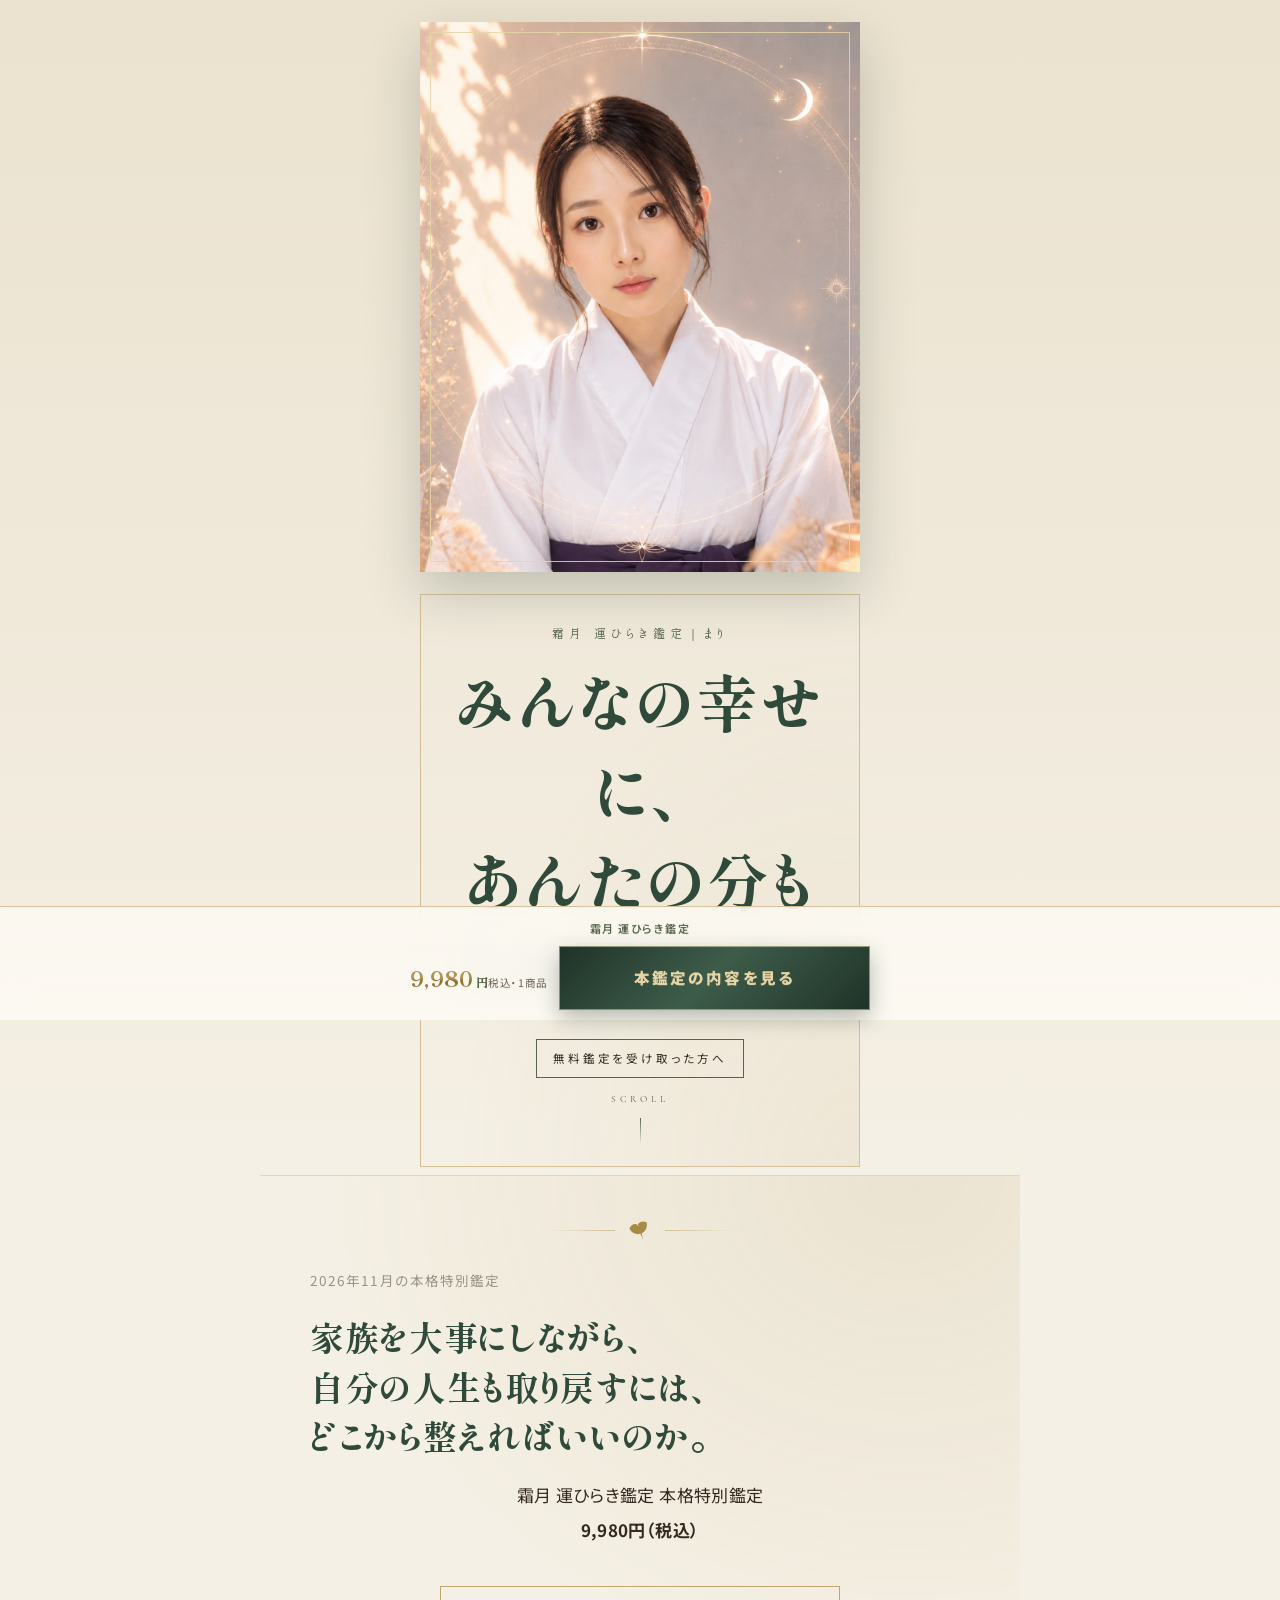
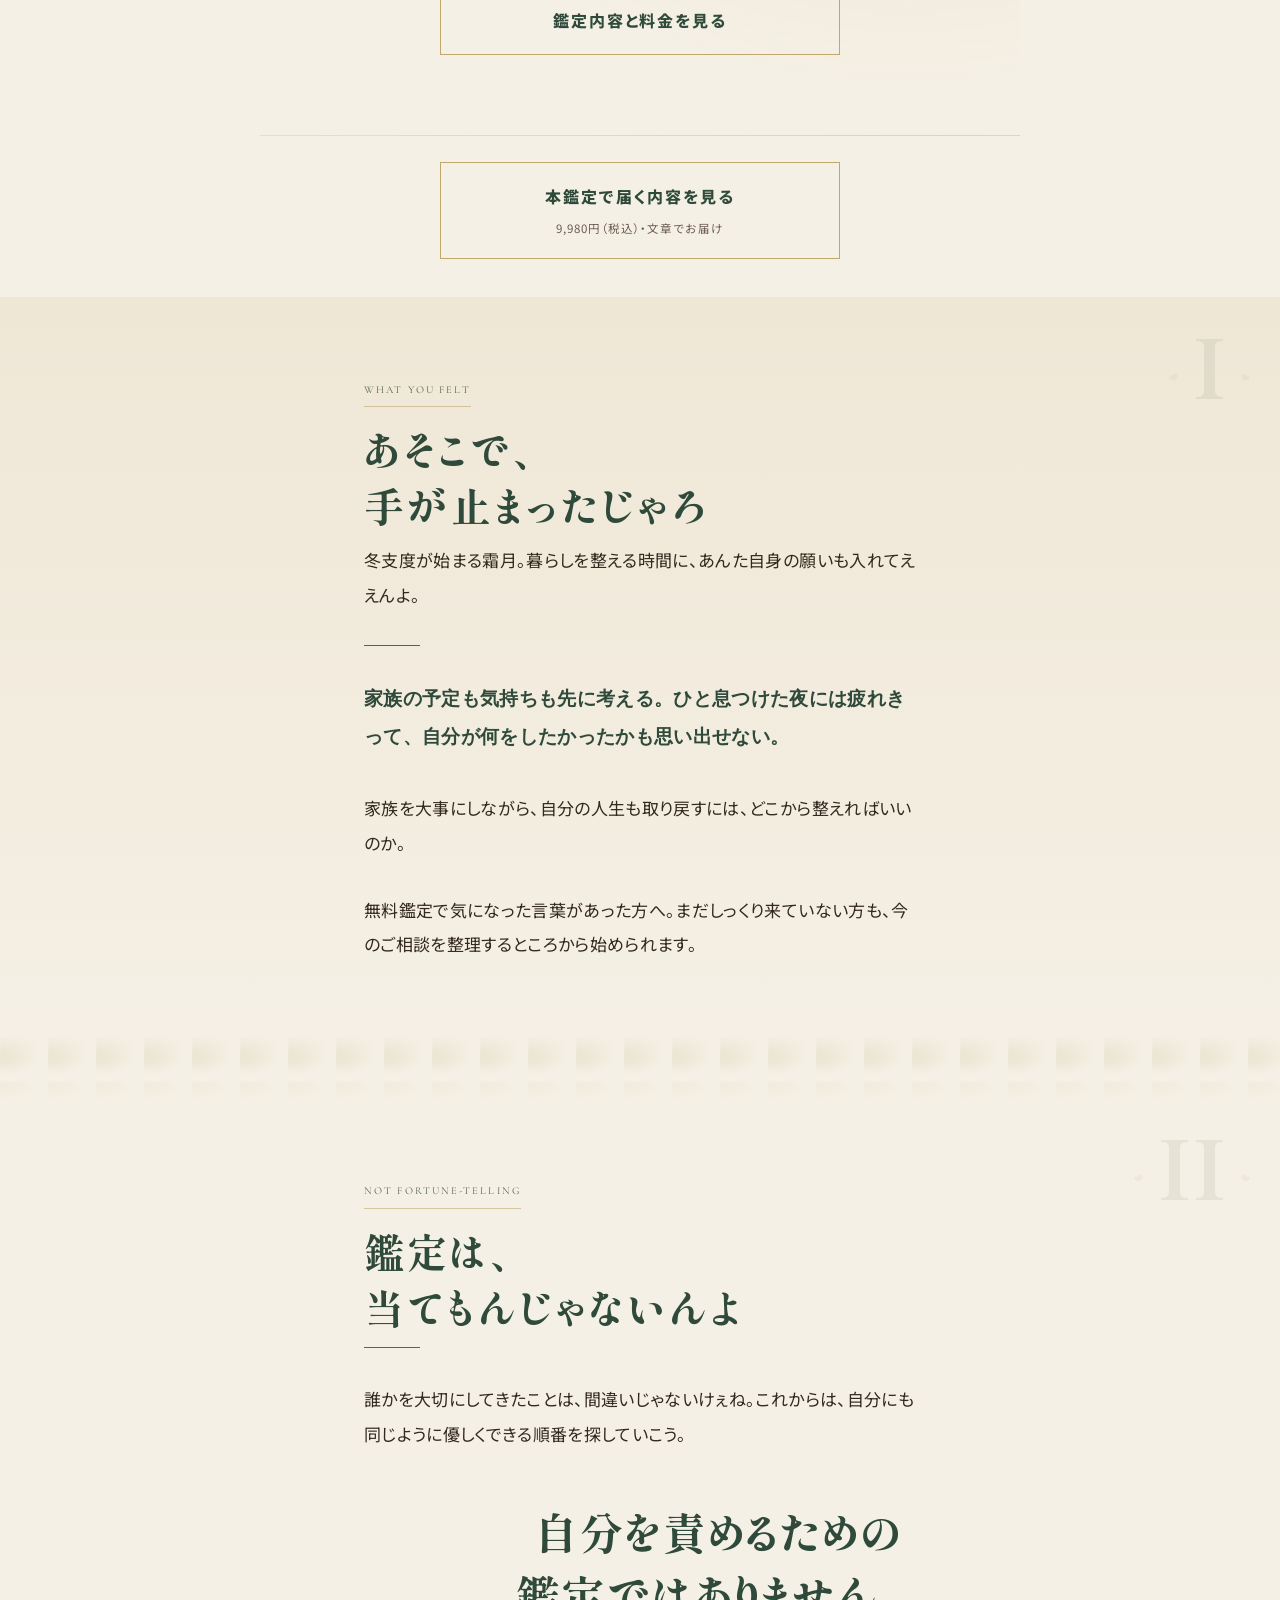
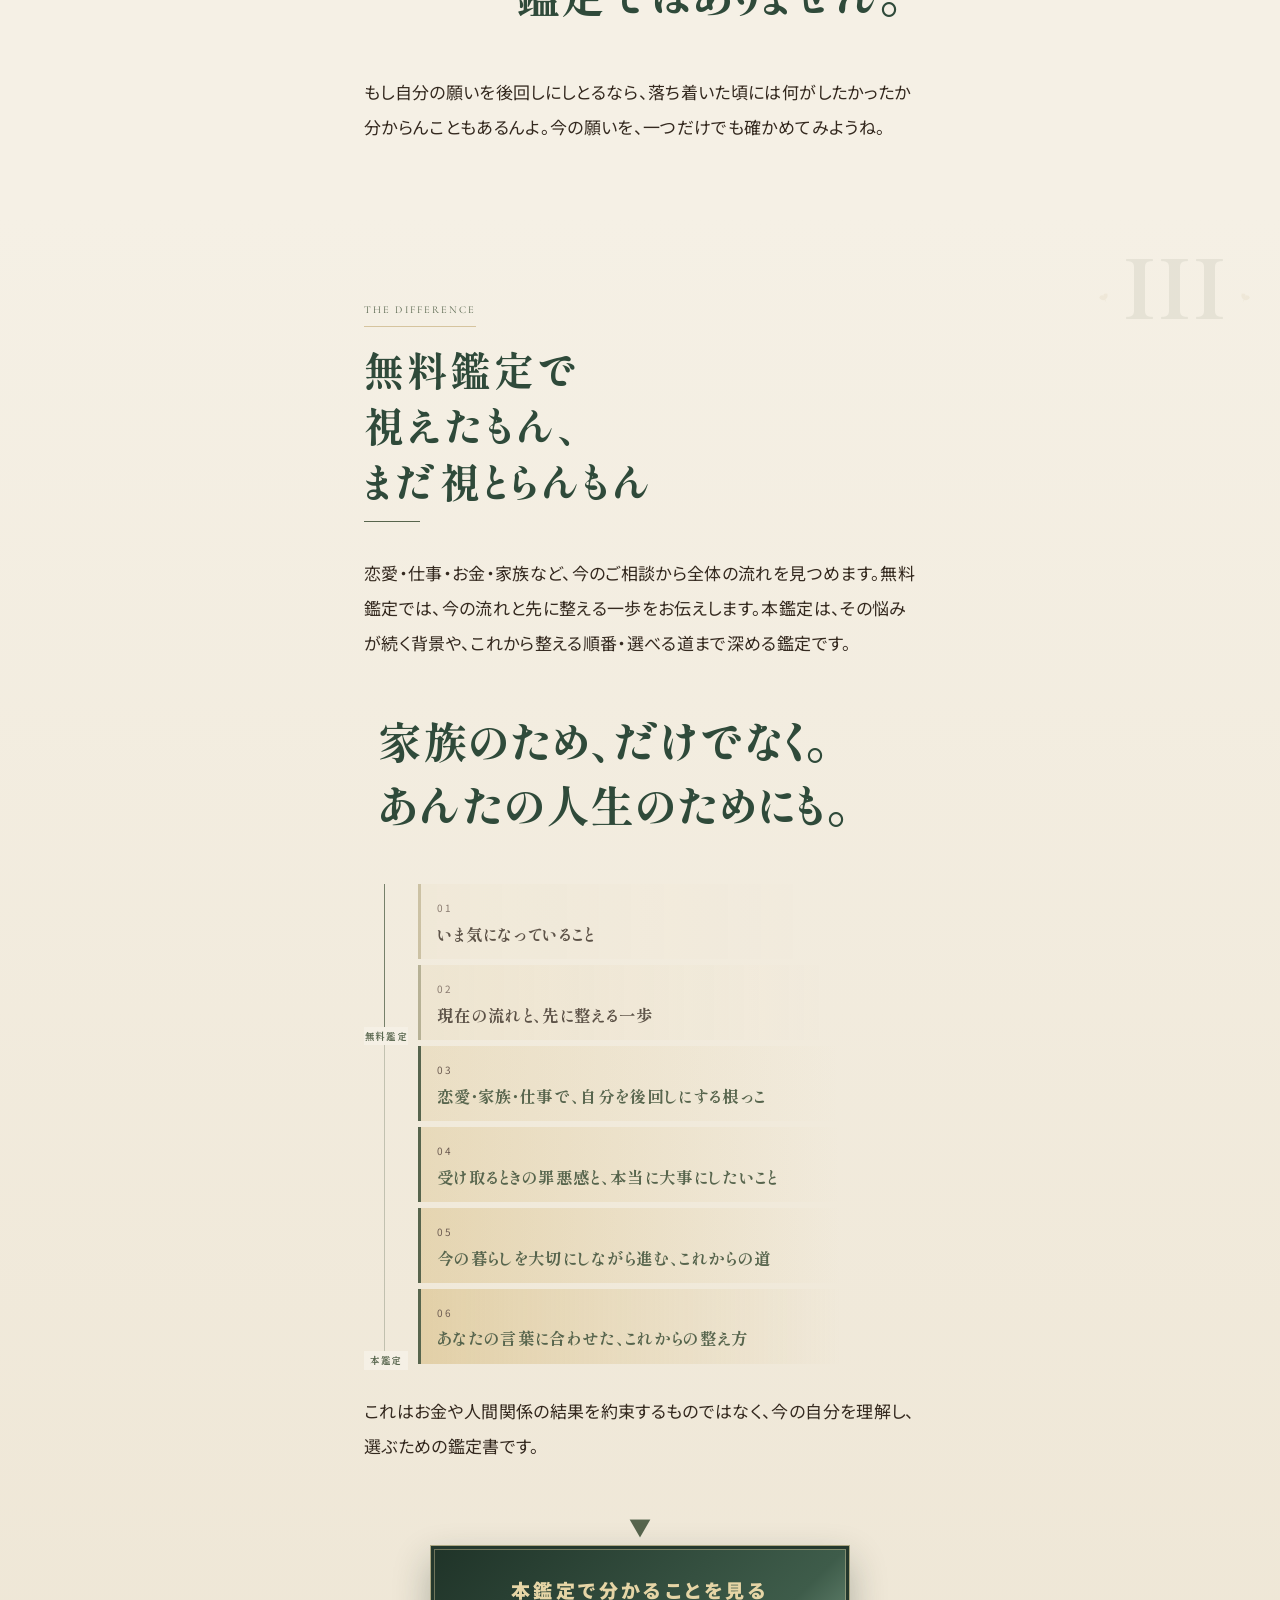
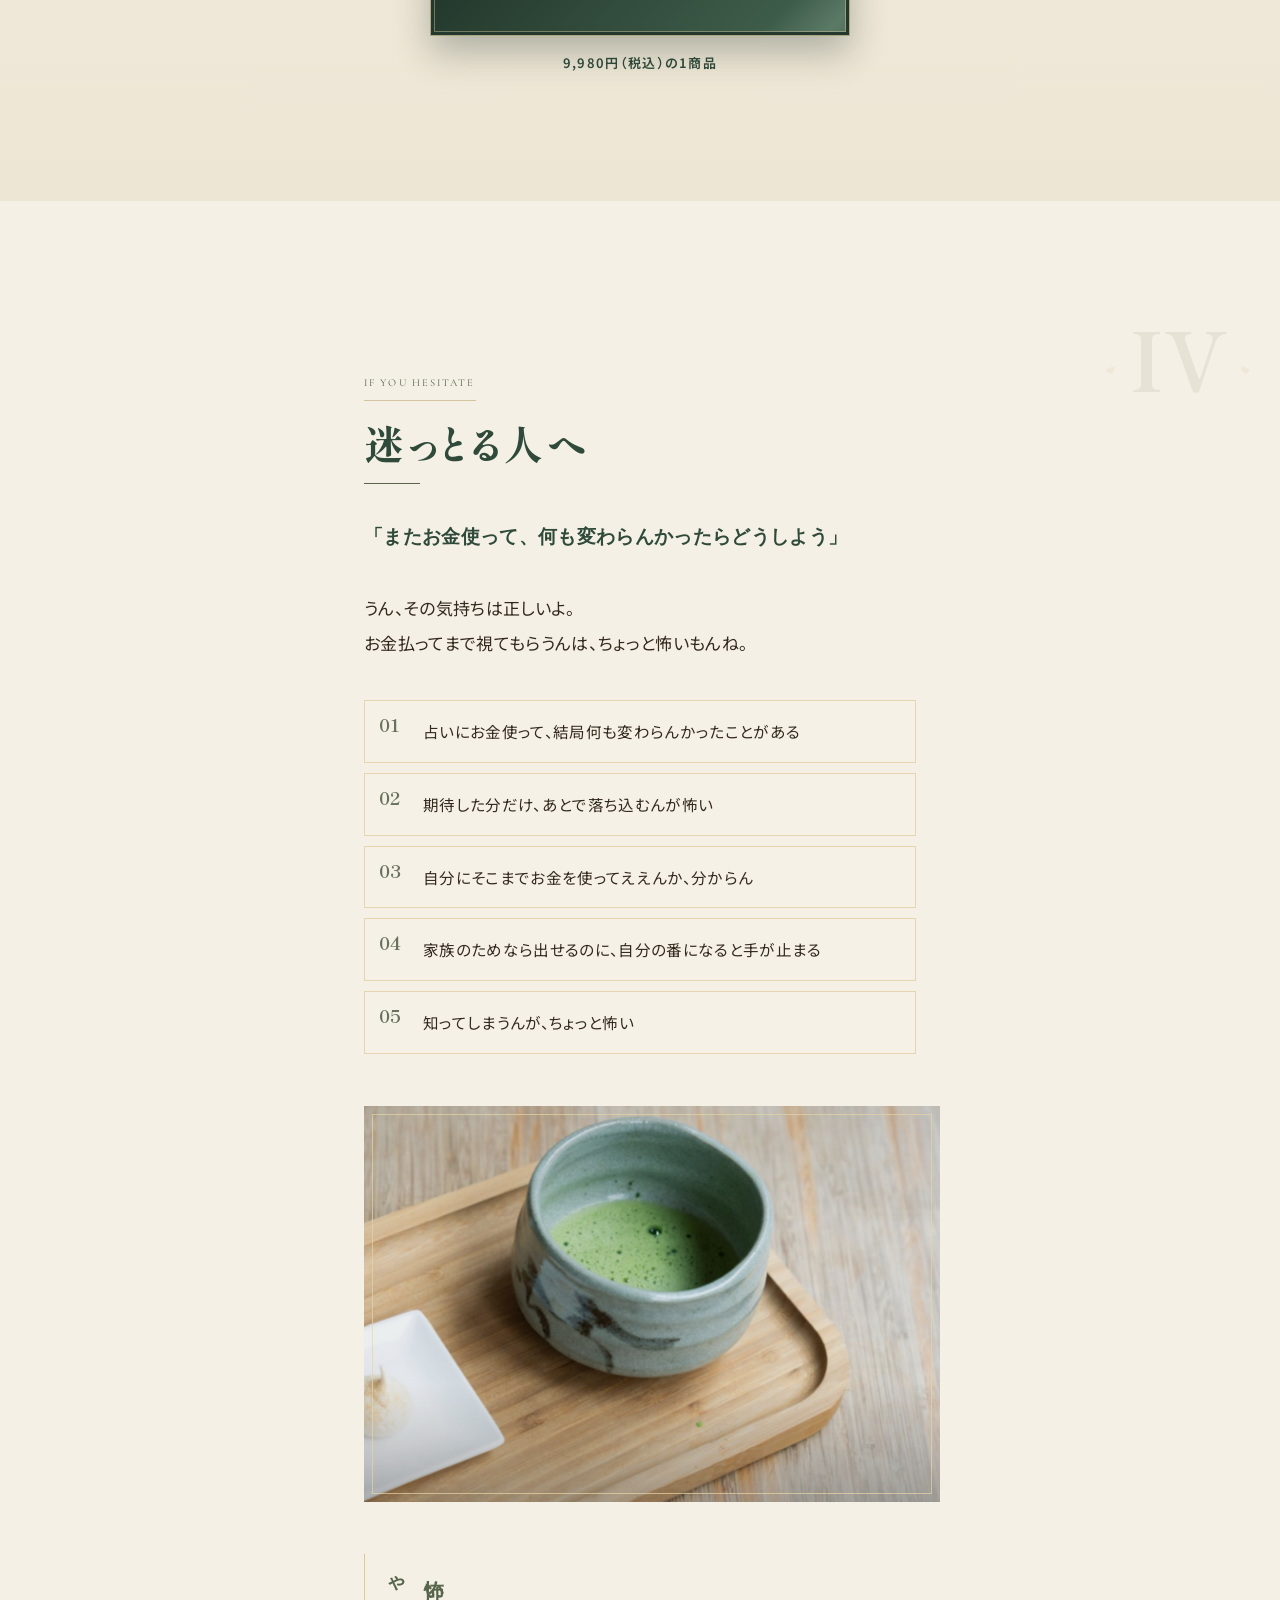
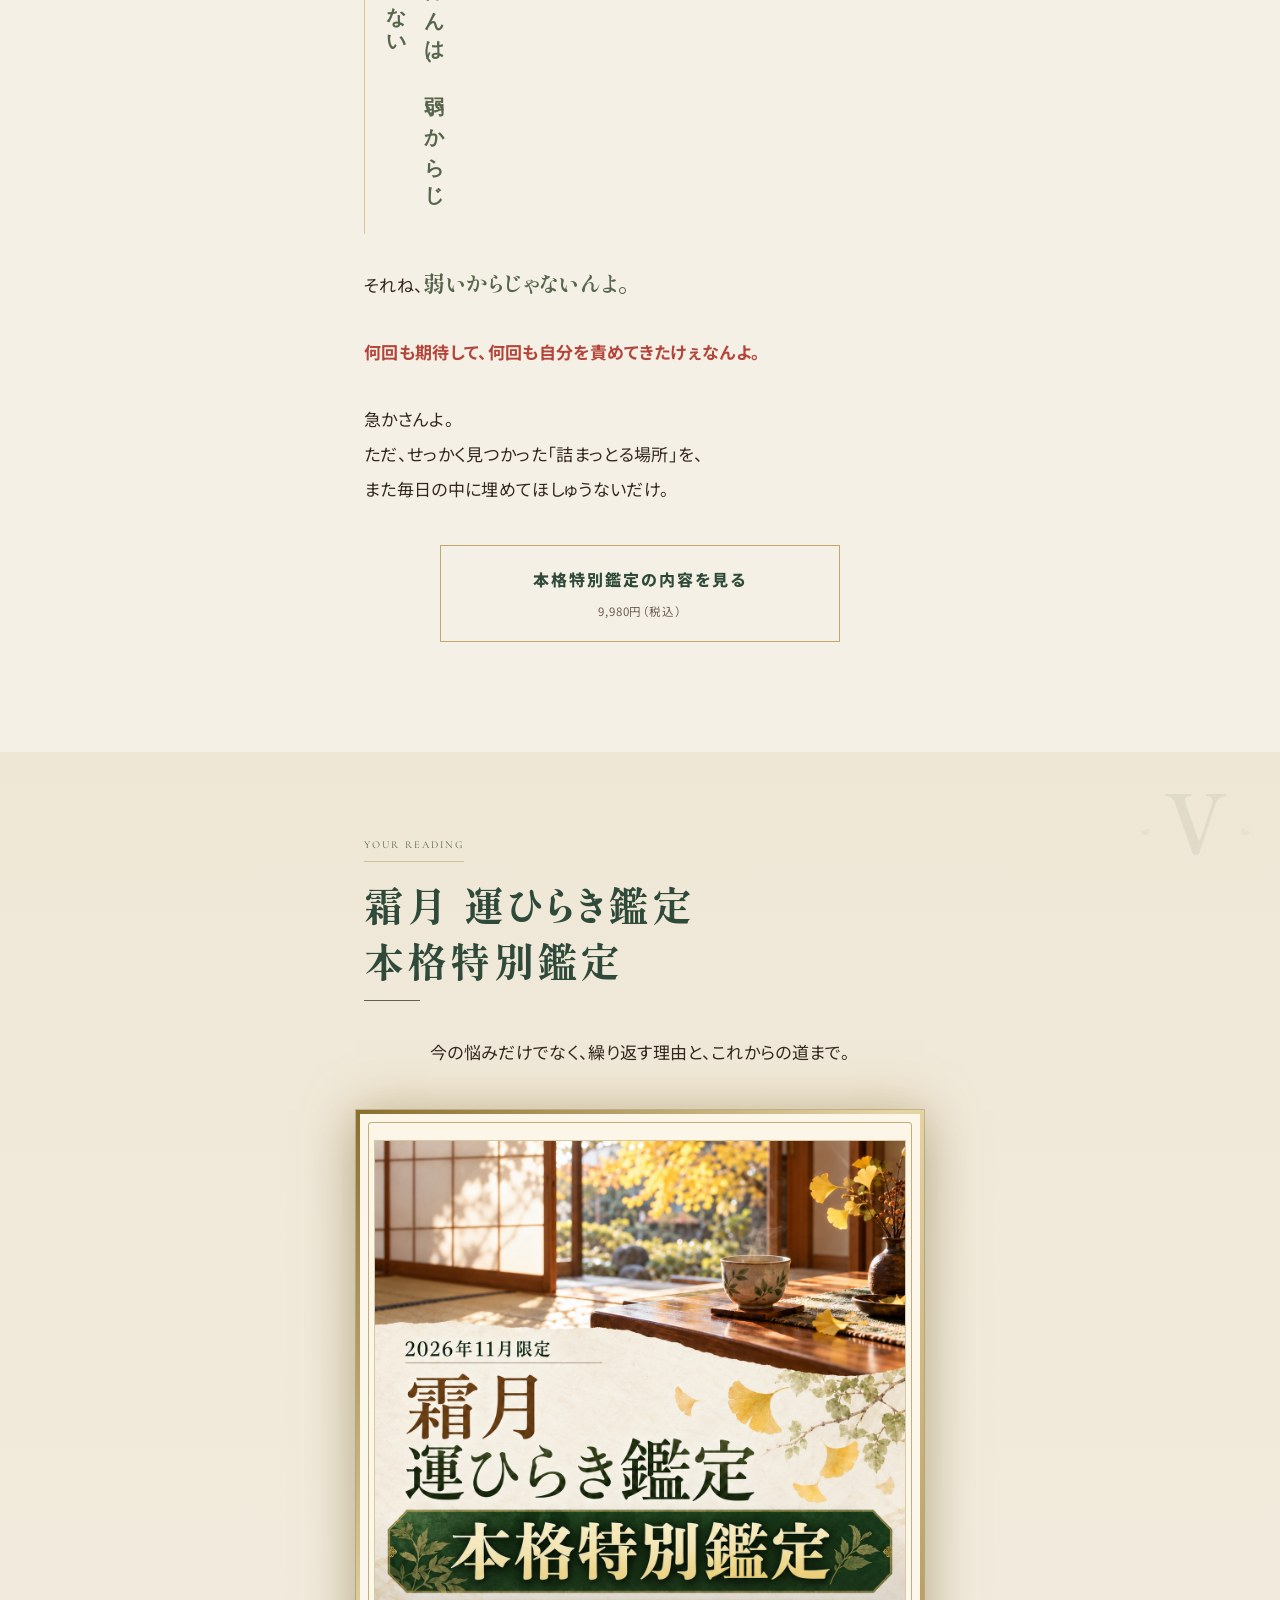
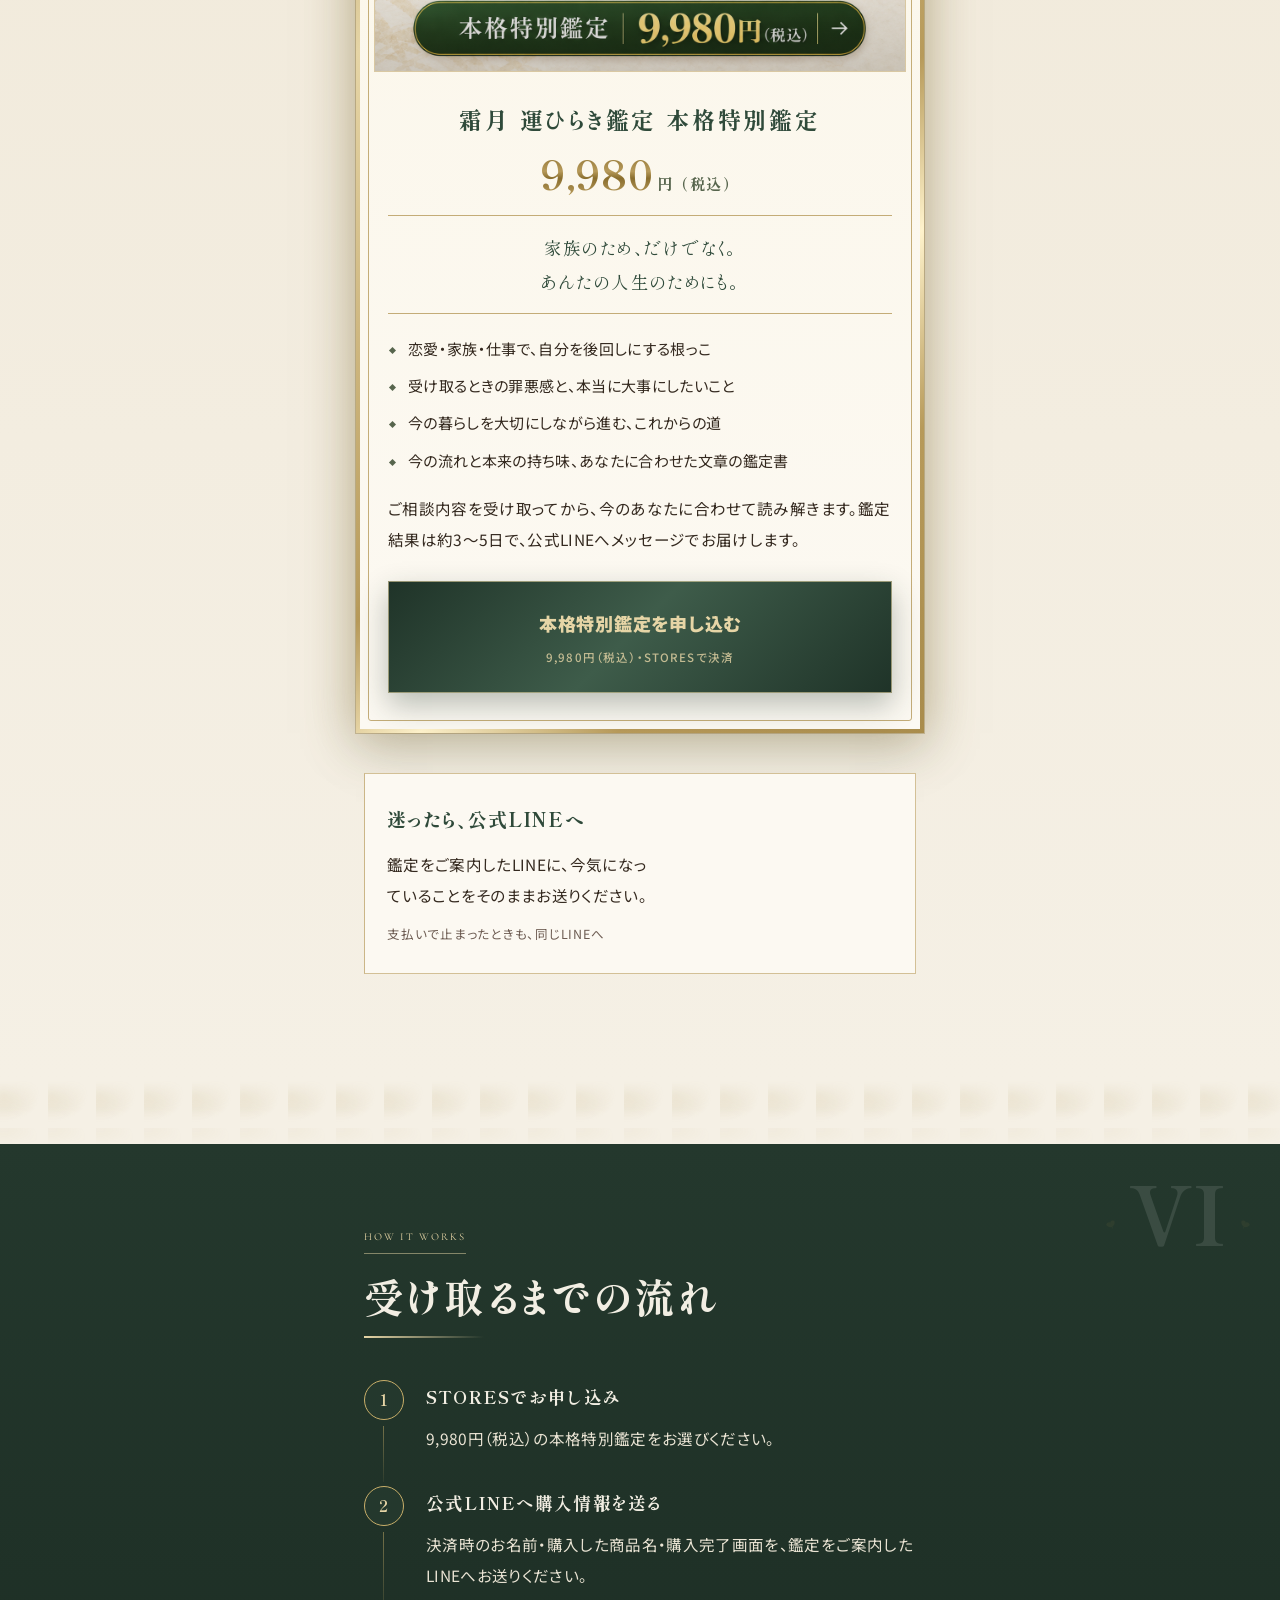
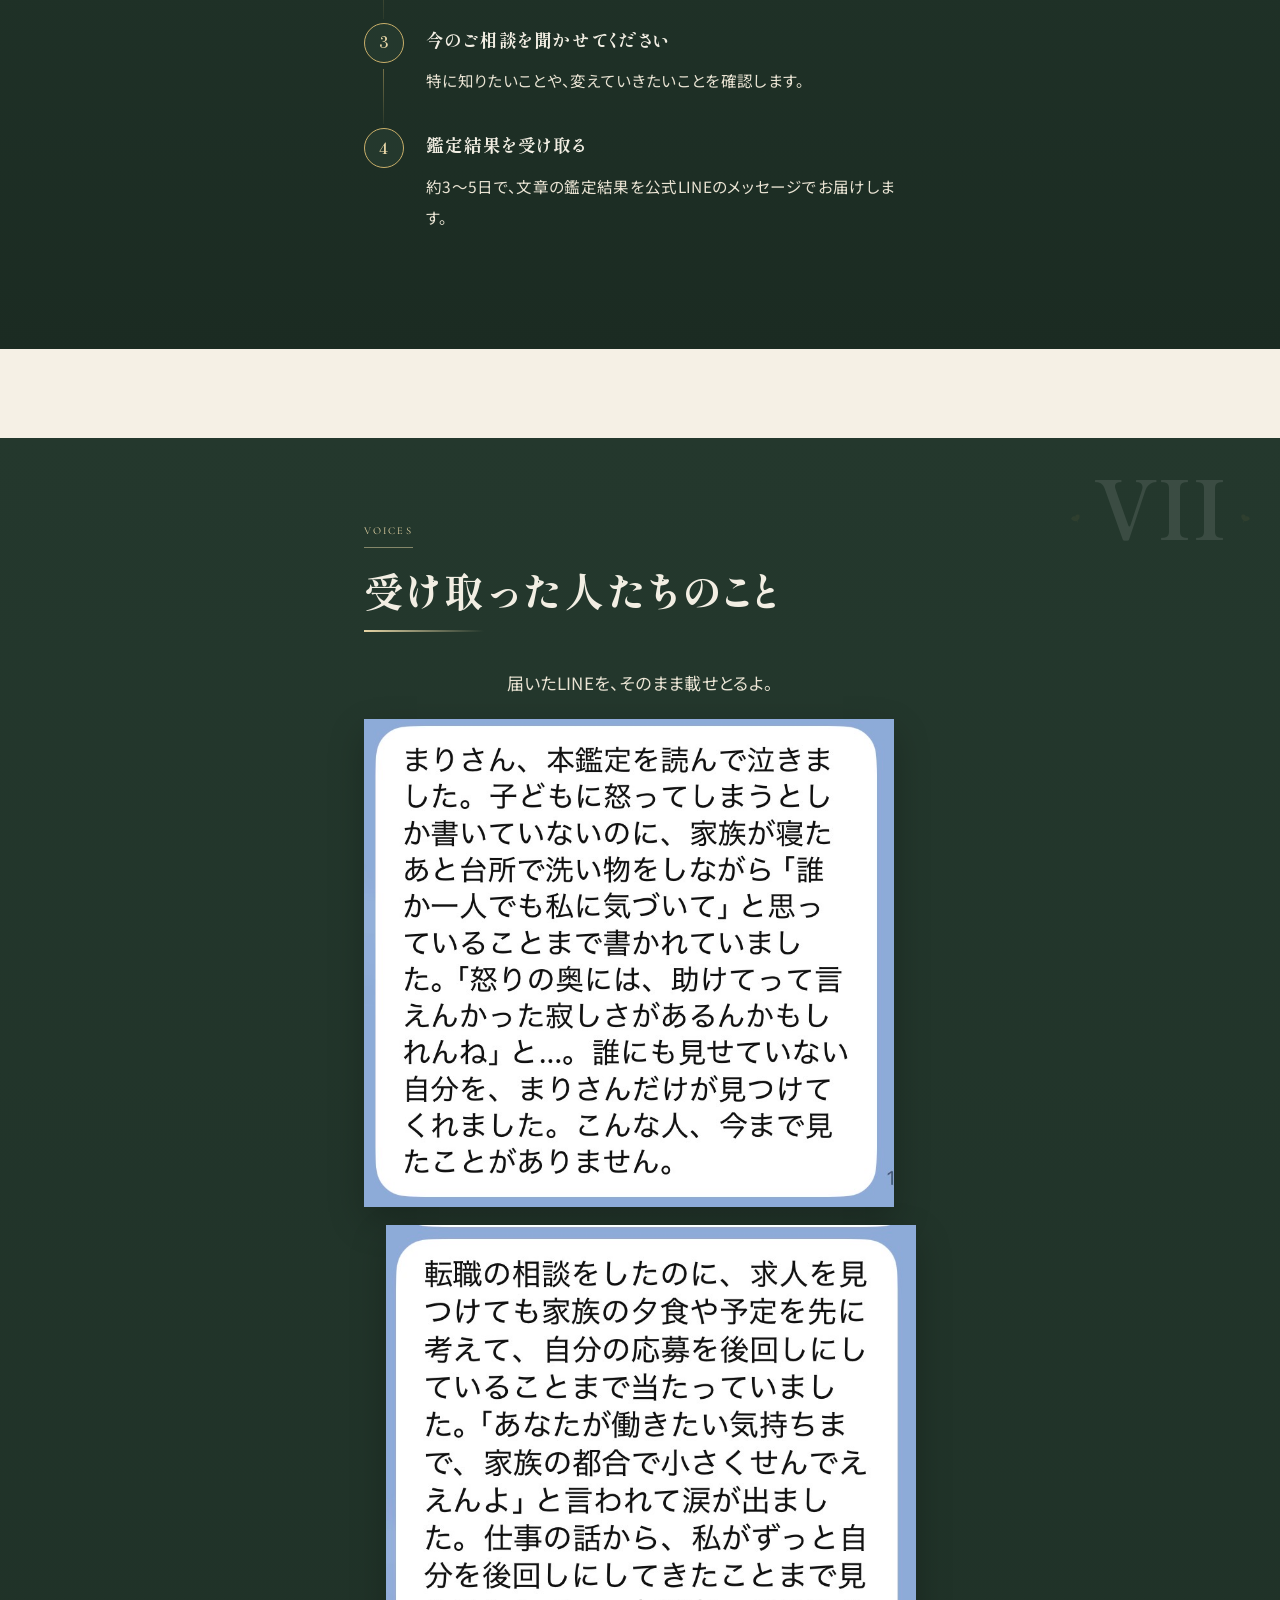
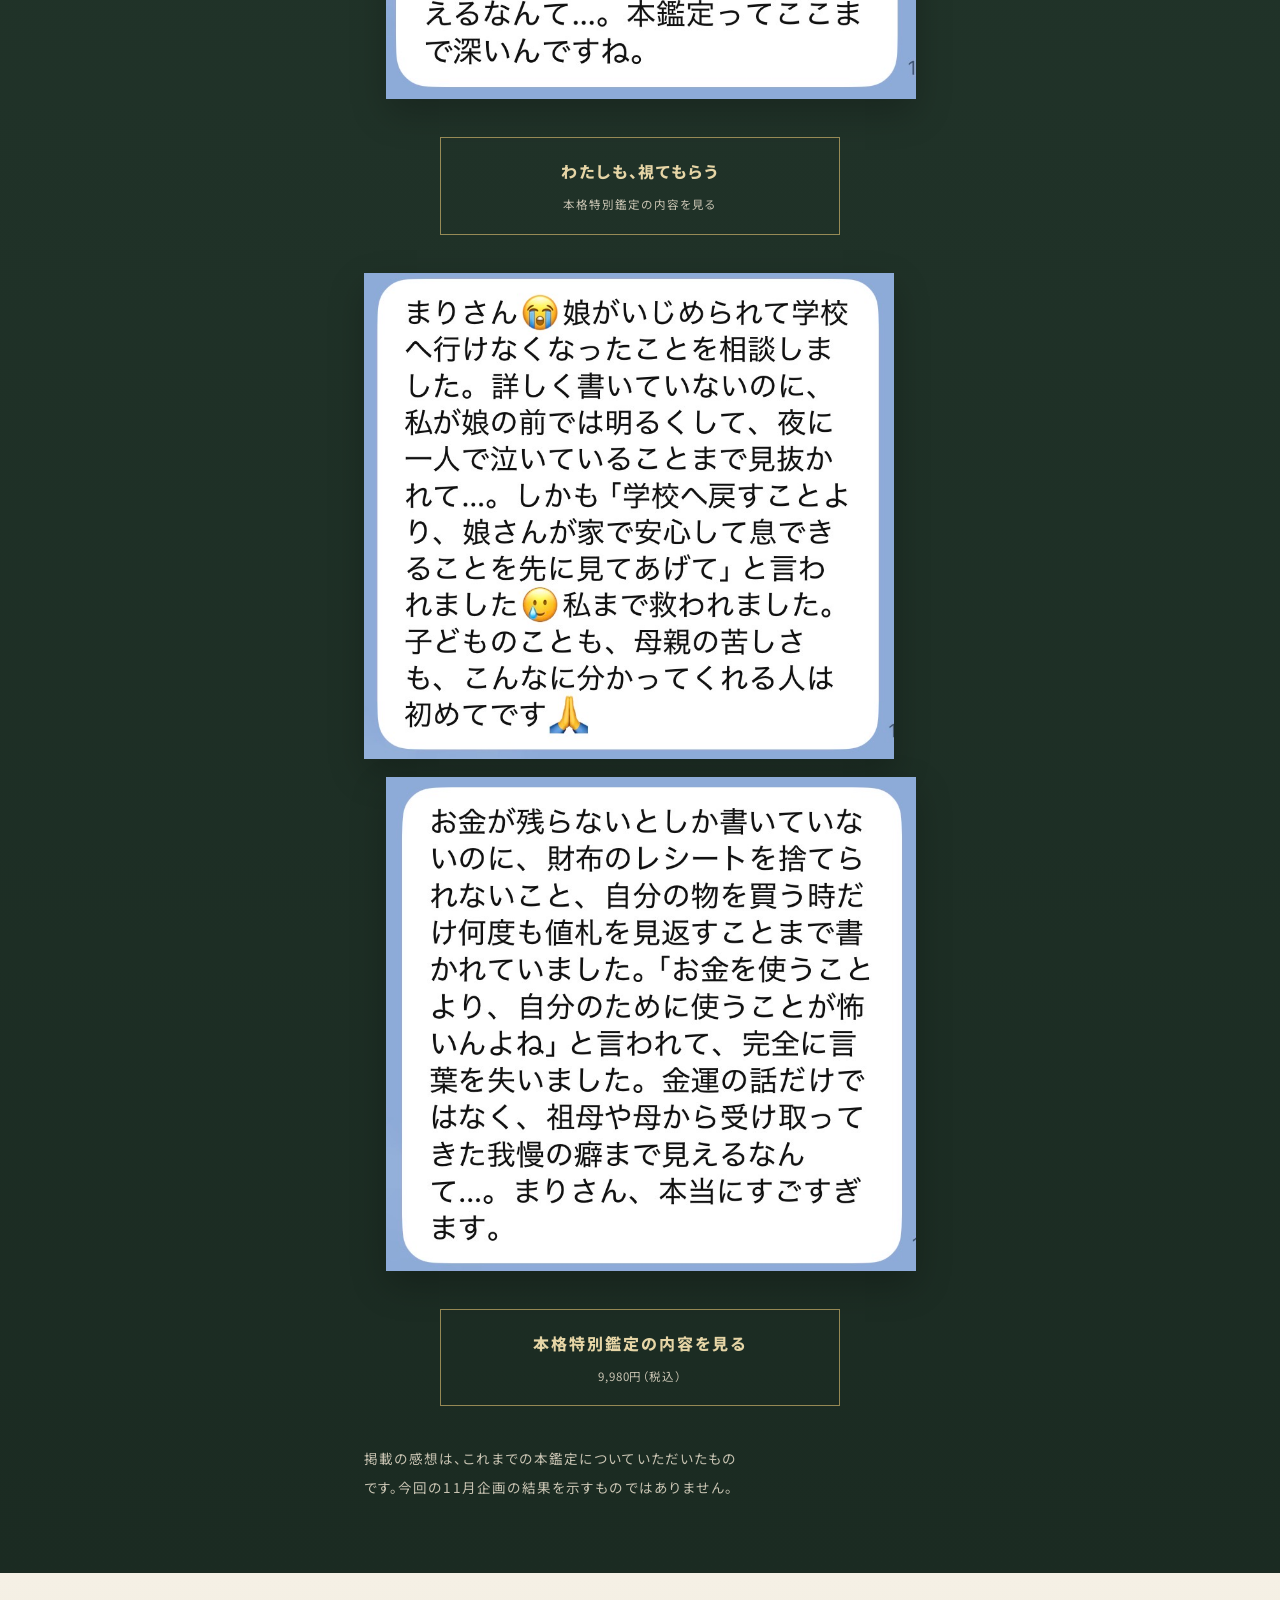
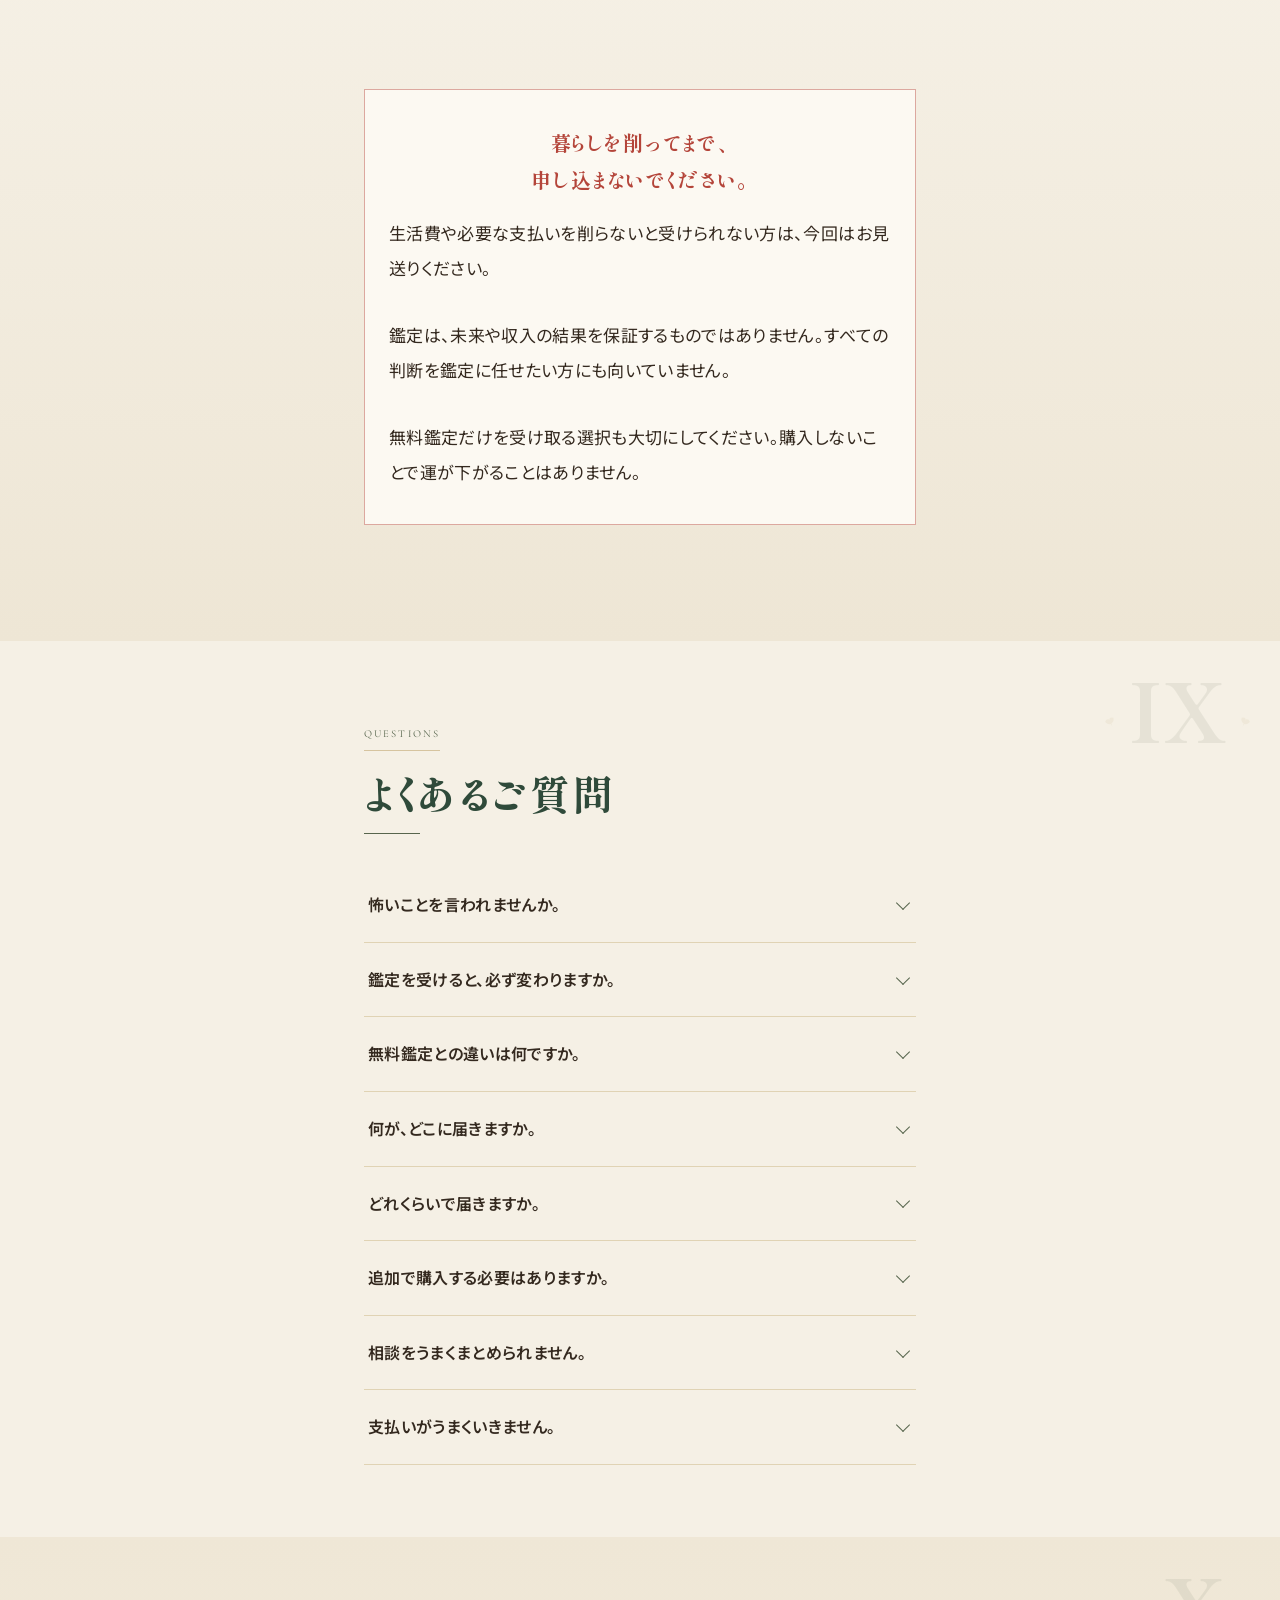
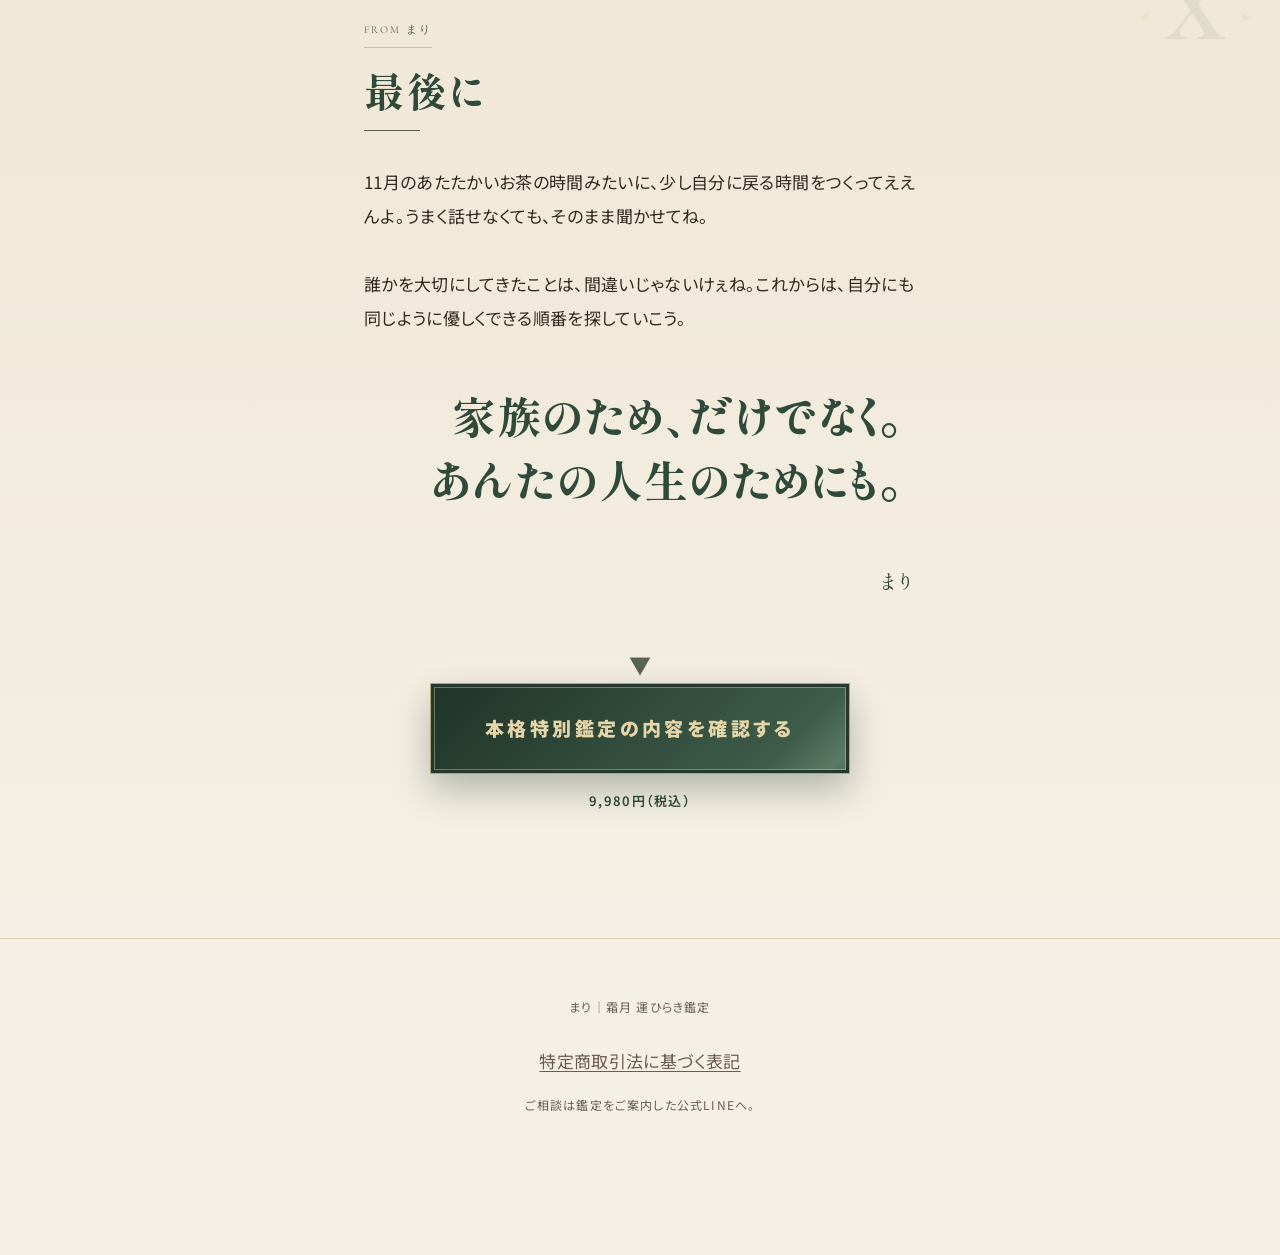
<file: 202611-mari/index.html>
<!DOCTYPE html>

<html lang="ja">
<head>
<meta charset="utf-8"/>
<meta content="width=device-width, initial-scale=1, viewport-fit=cover" name="viewport"/>
<meta content="noindex" name="robots"/>
<meta content="#F6F1E6" name="theme-color"/>
<title>霜月 運ひらき鑑定 本格特別鑑定｜まり</title>
<link href="https://fonts.googleapis.com" rel="preconnect"/>
<link crossorigin="" href="https://fonts.gstatic.com" rel="preconnect"/>
<link href="https://fonts.googleapis.com/css2?family=Shippori+Mincho+B1:wght@400;600;700;800&amp;family=Noto+Sans+JP:wght@400;500;700&amp;family=Cormorant+Garamond:wght@300;500;600&amp;display=swap" rel="stylesheet"/>
<link href="reference-assets/lp.css?v=20261022n1" rel="stylesheet"/>
<link href="reference-assets/theme-mari.css?v=20261022n1" rel="stylesheet"/>
<style>:root{--bg:#f5f0e5;--bg2:#e9e1d1;--bg3:#e9e1d1;--gold:#57654d;--gold-hi:#57654d;--paper:#34291f;--mute:#6c5b51;--kon:#e9e1d1}.rv,.rv-s,.rv-b,.ln,.stag>*{opacity:1!important;transform:none!important;filter:none!important}.hero-person img{animation:none!important;transform:none!important}.hero-flare,.hero-person::after{display:none!important}.hero-copy .tag{background:transparent;border:1px solid var(--gold);color:inherit}.november-note{padding:42px 24px;text-align:center;max-width:760px;margin:auto}.november-note .big{font-size:clamp(24px,5vw,34px)}.item .thumb{aspect-ratio:1;height:auto}.item .thumb img{width:100%;height:auto}.price{opacity:1!important;transform:none!important}.s-light{color:#34291f}.hero-copy h1{font-size:clamp(32px,6vw,62px)}.layer b{font-size:16px}.pbtn{min-height:60px}.step h3{font-size:18px}.november-note p{max-width:660px;margin:18px auto}@media(max-width:600px){.hero{min-height:0;display:flex;flex-direction:column;padding:0}.hero-person{position:relative;inset:auto;width:100%;height:auto;aspect-ratio:1}.hero-person img{width:100%;height:100%;object-fit:cover}.hero::after{display:none}.hero-copy{padding:30px 24px;text-shadow:none;color:#34291f}.hero-copy h1{font-size:30px;letter-spacing:.03em;line-height:1.65}.hero-copy .lead{font-size:17px}.strata{padding-left:34px}}</style><style id="november-season-style">
/* November: reference autumn LP's maple drift, scoped to new November pages. */
:root{--nov-leaf:#a78c45;--nov-light:#cbb87d;--nov-paper:#f6f3e7;--nov-mask:url("data:image/svg+xml,%3Csvg%20xmlns%3D%22http%3A%2F%2Fwww.w3.org%2F2000%2Fsvg%22%20viewBox%3D%220%200%2024%2024%22%3E%3Cpath%20d%3D%22M12%2022l-.7-7C7%2015%202.5%2011%202%205.5Q7%201%2011.4%204L12%207l.6-3Q17%201%2022%205.5c-.5%205.5-5%209.5-9.3%209.5L12%2022z%22%2F%3E%3C%2Fsvg%3E")}
.november-leaves{position:fixed;inset:0;overflow:hidden;z-index:20;pointer-events:none;contain:strict}
.november-leaves i{position:absolute;top:-8vh;left:var(--x);width:var(--size);height:var(--size);animation:nov-leaf-fall var(--duration) linear var(--delay) infinite;opacity:0;pointer-events:none}
.november-leaves i::before{content:"";position:absolute;inset:0;background:var(--nov-leaf);-webkit-mask:var(--nov-mask) center/contain no-repeat;mask:var(--nov-mask) center/contain no-repeat;animation:nov-leaf-turn 9s linear infinite}
.november-leaves i:nth-child(even)::before{background:var(--nov-light);animation-duration:12s;animation-direction:reverse}
@keyframes nov-leaf-fall{0%{transform:translate3d(0,-10vh,0);opacity:0}8%{opacity:.52}30%{transform:translate3d(18px,26vh,0)}60%{transform:translate3d(-15px,62vh,0)}90%{opacity:.4}100%{transform:translate3d(14px,116vh,0);opacity:0}}
@keyframes nov-leaf-turn{0%{transform:rotate(-25deg) rotateY(0)}50%{transform:rotate(155deg) rotateY(140deg)}100%{transform:rotate(335deg) rotateY(360deg)}}
.nov-season-frieze{height:26px;display:flex;justify-content:center;align-items:center;gap:14px;margin:0 auto 22px;color:var(--nov-leaf);pointer-events:none}
.nov-season-frieze::before,.nov-season-frieze::after{content:"";height:1px;width:68px;background:linear-gradient(90deg,transparent,currentColor);opacity:.45}
.nov-season-frieze::after{transform:rotate(180deg)}
.nov-season-frieze i{display:block;width:22px;height:22px;background:currentColor;-webkit-mask:var(--nov-mask) center/contain no-repeat;mask:var(--nov-mask) center/contain no-repeat;transform:rotate(-20deg)}
.november-note{background:radial-gradient(ellipse at 85% 0%,color-mix(in srgb,var(--nov-leaf) 12%,transparent),transparent 65%);border-top:1px solid color-mix(in srgb,var(--nov-leaf) 24%,transparent);border-bottom:1px solid color-mix(in srgb,var(--nov-leaf) 18%,transparent)}
.hero-copy{background-image:radial-gradient(ellipse at 100% 100%,color-mix(in srgb,var(--nov-leaf) 9%,transparent),transparent 65%)}
.chapno::before,.chapno::after{content:"";display:inline-block;width:11px;height:11px;vertical-align:middle;background:var(--nov-leaf);-webkit-mask:var(--nov-mask) center/contain no-repeat;mask:var(--nov-mask) center/contain no-repeat;opacity:.8;margin:0 12px;transform:rotate(-25deg)}
.chapno::after{transform:rotate(25deg)}
.band{background-image:radial-gradient(ellipse at 8% 30%,color-mix(in srgb,var(--nov-leaf) 18%,transparent),transparent 58%)}
@media(max-width:600px){.november-leaves i:nth-child(n+9){display:none}.november-leaves i{width:calc(var(--size)*.85);height:calc(var(--size)*.85)}}
@media(prefers-reduced-motion:reduce){.november-leaves{display:none}.november-leaves i,.november-leaves i::before{animation:none}}
@media print{.november-leaves{display:none}}
</style></head>
<body class="ed"><div aria-hidden="true" class="november-leaves"><i style="--x:3%;--size:17px;--duration:21s;--delay:-3.0s"></i><i style="--x:94%;--size:20px;--duration:23s;--delay:-5.3s"></i><i style="--x:12%;--size:23px;--duration:25s;--delay:-7.6s"></i><i style="--x:85%;--size:26px;--duration:27s;--delay:-9.9s"></i><i style="--x:22%;--size:17px;--duration:29s;--delay:-12.2s"></i><i style="--x:74%;--size:20px;--duration:21s;--delay:-14.5s"></i><i style="--x:38%;--size:23px;--duration:23s;--delay:-16.8s"></i><i style="--x:61%;--size:26px;--duration:25s;--delay:-19.1s"></i><i style="--x:8%;--size:17px;--duration:27s;--delay:-21.4s"></i><i style="--x:90%;--size:20px;--duration:29s;--delay:-23.7s"></i><i style="--x:29%;--size:23px;--duration:21s;--delay:-26.0s"></i><i style="--x:70%;--size:26px;--duration:23s;--delay:-28.3s"></i></div>
<div aria-hidden="true" class="prog"><i id="progbar"></i></div>
<header class="hero">
<div class="hero-person">
<img alt="まり" fetchpriority="high" src="https://mari-spiritual.github.io/lp/img/mari/m_hero2.jpg"/>
</div>
<div aria-hidden="true" class="particles" id="particles"></div>
<div class="hero-copy">
<div class="lead rv">霜月 運ひらき鑑定｜まり</div>
<h1 class="lines">みんなの幸せに、<br/>あんたの分も<br/>入れとるかね。</h1>
<div class="tag rv">無料鑑定を受け取った方へ</div>
<div class="scrollcue rv"><span class="lat">SCROLL</span><i></i></div>
</div>
</header><div class="november-note"><div aria-hidden="true" class="nov-season-frieze"><i></i></div><p class="whisper">2026年11月の本格特別鑑定</p><p class="big">家族を大事にしながら、自分の人生も取り戻すには、どこから整えればいいのか。</p><p>霜月 運ひらき鑑定 本格特別鑑定<br/><b>9,980円（税込）</b></p><a class="minicta" href="#item">鑑定内容と料金を見る</a></div>
<a class="minicta rv" href="#item" style="margin-top:26px">本鑑定で届く内容を見る<span class="s">9,980円（税込）・文章でお届け</span></a>
<section class="s-ai">
<div class="wrap"><div class="chapno">I</div><div class="eyebrow lat">What you felt</div><h2 class="lines"><span class="ln">あそこで、</span><br/><span class="ln">手が止まったじゃろ</span></h2><p class="seasonal-context">冬支度が始まる霜月。暮らしを整える時間に、あんた自身の願いも入れてええんよ。</p><div class="gline"></div><div class="stag"><p class="lead-p">家族の予定も気持ちも先に考える。ひと息つけた夜には疲れきって、自分が何をしたかったかも思い出せない。</p><p>家族を大事にしながら、自分の人生も取り戻すには、どこから整えればいいのか。</p><p>無料鑑定で気になった言葉があった方へ。まだしっくり来ていない方も、今のご相談を整理するところから始められます。</p></div></div>
</section>
<div aria-hidden="true" class="band"></div>
<section class="s-dark">
<div class="wrap"><div class="chapno">II</div><div class="eyebrow lat">Not fortune-telling</div><h2 class="lines"><span class="ln">鑑定は、</span><br/><span class="ln">当てもんじゃないんよ</span></h2><div class="gline"></div><div class="stag"><p>誰かを大切にしてきたことは、間違いじゃないけぇね。これからは、自分にも同じように優しくできる順番を探していこう。</p><div class="big">自分を責めるための<br/>鑑定ではありません。</div><p>もし自分の願いを後回しにしとるなら、落ち着いた頃には何がしたかったか分からんこともあるんよ。今の願いを、一つだけでも確かめてみようね。</p></div></div>
</section>
<section class="s-ai-r">
<div class="wrap"><div class="chapno">III</div><div class="eyebrow lat">The difference</div><h2 class="lines"><span class="ln">無料鑑定で</span><br/><span class="ln">視えたもん、</span><br/><span class="ln">まだ視とらんもん</span></h2><div class="gline"></div><p>恋愛・仕事・お金・家族など、今のご相談から全体の流れを見つめます。無料鑑定では、今の流れと先に整える一歩をお伝えします。本鑑定は、その悩みが続く背景や、これから整える順番・選べる道まで深める鑑定です。</p><div class="big">家族のため、だけでなく。<br/>あんたの人生のためにも。</div><div class="strata" style="--free-h:33%"><div aria-hidden="true" class="gauge"><i class="g1"></i><i class="g2"></i><b class="l1">無料鑑定</b><b class="l2">本鑑定</b></div><div class="layer free" style="--d:0"><span class="lv">01</span><b>いま気になっていること</b></div><div class="layer free" style="--d:1"><span class="lv">02</span><b>現在の流れと、先に整える一歩</b></div><div class="layer deep" style="--d:2"><span class="lv">03</span><b>恋愛・家族・仕事で、自分を後回しにする根っこ</b></div><div class="layer deep" style="--d:3"><span class="lv">04</span><b>受け取るときの罪悪感と、本当に大事にしたいこと</b></div><div class="layer deep" style="--d:4"><span class="lv">05</span><b>今の暮らしを大切にしながら進む、これからの道</b></div><div class="layer deep" style="--d:5"><span class="lv">06</span><b>あなたの言葉に合わせた、これからの整え方</b></div></div><p>これはお金や人間関係の結果を約束するものではなく、今の自分を理解し、選ぶための鑑定書です。</p><a class="cta" href="#item"><span class="arrow">▼</span><span class="btn">本鑑定で分かることを見る</span><span class="sub">9,980円（税込）の1商品</span></a></div>
</section>
<div class="wrap"><div class="growline"></div></div>
<section class="s-dark">
<div class="wrap">
<div class="chapno">IV</div>
<div class="eyebrow lat">If you hesitate</div>
<h2 class="lines"><span class="ln">迷っとる人へ</span></h2>
<div class="gline"></div>
<div class="stag">
<p class="lead-p">「またお金使って、何も変わらんかったらどうしよう」</p>
<p>うん、その気持ちは正しいよ。<br/>お金払ってまで視てもらうんは、ちょっと怖いもんね。</p>
</div>
<ul class="chk rv">
<li>占いにお金使って、結局何も変わらんかったことがある</li>
<li>期待した分だけ、あとで落ち込むんが怖い</li>
<li>自分にそこまでお金を使ってええんか、分からん</li>
<li>家族のためなら出せるのに、自分の番になると手が止まる</li>
<li>知ってしまうんが、ちょっと怖い</li>
</ul>
<div class="ph wide px rv-s">
<img alt="湯呑みとお茶" decoding="async" loading="lazy" src="https://mari-spiritual.github.io/lp/img/mari/tea_01.jpg"/>
</div>
<div class="tate l rv">怖いんは、弱いからじゃない</div>
<div class="stag">
<p>それね、<span class="ew">弱いからじゃないんよ。</span></p>
<p><strong>何回も期待して、何回も自分を責めてきたけぇなんよ。</strong></p>
<p>急かさんよ。<br/>ただ、せっかく見つかった「詰まっとる場所」を、<br/>また毎日の中に埋めてほしゅうないだけ。</p>
</div>
<a class="minicta rv" href="#item">本格特別鑑定の内容を見る<span class="s">9,980円（税込）</span></a>
</div>
</section>
<section class="s-ai" data-sticky-hide="" id="item">
<div class="wrap"><div class="chapno">V</div><div class="eyebrow lat">Your reading</div><h2>霜月 運ひらき鑑定<br/>本格特別鑑定</h2><div class="gline"></div><p class="tc">今の悩みだけでなく、繰り返す理由と、これからの道まで。</p><div class="item rec"><div class="thumb"><img alt="霜月 運ひらき鑑定 本格特別鑑定" loading="lazy" src="reference-assets/product.png"/></div><div class="pname">霜月 運ひらき鑑定 本格特別鑑定</div><div class="price"><span class="num-gold">9,980</span><small>円（税込）</small></div><div class="goal">家族のため、だけでなく。<br/>あんたの人生のためにも。</div><ul><li>恋愛・家族・仕事で、自分を後回しにする根っこ</li><li>受け取るときの罪悪感と、本当に大事にしたいこと</li><li>今の暮らしを大切にしながら進む、これからの道</li><li>今の流れと本来の持ち味、あなたに合わせた文章の鑑定書</li></ul><p>ご相談内容を受け取ってから、今のあなたに合わせて読み解きます。鑑定結果は約3〜5日で、公式LINEへメッセージでお届けします。</p><a class="pbtn" href="https://pmsdqb4c2p0emj0yagvc.stores.jp/items/6ad9b8d5541e9848cf977302" rel="noopener" target="_blank">本格特別鑑定を申し込む<span class="s">9,980円（税込）・STORESで決済</span></a></div><div class="linebox"><div class="lh">迷ったら、公式LINEへ</div><p>鑑定をご案内したLINEに、今気になっていることをそのままお送りください。</p><div class="ls">支払いで止まったときも、同じLINEへ</div></div></div>
</section>
<div aria-hidden="true" class="band"></div>
<section class="s-light">
<div class="wrap"><div class="chapno">VI</div><div class="eyebrow lat">How it works</div><h2>受け取るまでの流れ</h2><div class="gline"></div><div class="steps"><div class="st"><h4>STORESでお申し込み</h4><p>9,980円（税込）の本格特別鑑定をお選びください。</p></div><div class="st"><h4>公式LINEへ購入情報を送る</h4><p>決済時のお名前・購入した商品名・購入完了画面を、鑑定をご案内したLINEへお送りください。</p></div><div class="st"><h4>今のご相談を聞かせてください</h4><p>特に知りたいことや、変えていきたいことを確認します。</p></div><div class="st"><h4>鑑定結果を受け取る</h4><p>約3〜5日で、文章の鑑定結果を公式LINEのメッセージでお届けします。</p></div></div></div>
</section>
<div class="wrap"><div class="growline"></div></div>
<section class="s-light">
<div class="wrap">
<div class="chapno">VII</div>
<div class="eyebrow lat">Voices</div>
<h2 class="lines"><span class="ln">受け取った人たちのこと</span></h2>
<div class="gline"></div>
<div class="rv"><p class="tc">届いたLINEを、そのまま載せとるよ。</p></div>
<figure class="shot rv"><img alt="受け取った人の感想" decoding="async" loading="lazy" src="https://mari-spiritual.github.io/lp/img/mari/voices/k_01.jpg"/></figure>
<figure class="shot rv"><img alt="受け取った人の感想" decoding="async" loading="lazy" src="https://mari-spiritual.github.io/lp/img/mari/voices/k_02.jpg"/></figure>
<a class="minicta rv" href="#item">わたしも、視てもらう<span class="s">本格特別鑑定の内容を見る</span></a>
<figure class="shot rv"><img alt="受け取った人の感想" decoding="async" loading="lazy" src="https://mari-spiritual.github.io/lp/img/mari/voices/k_03.jpg"/></figure>
<figure class="shot rv"><img alt="受け取った人の感想" decoding="async" loading="lazy" src="https://mari-spiritual.github.io/lp/img/mari/voices/k_04.jpg"/></figure>
<a class="minicta rv" href="#item">本格特別鑑定の内容を見る<span class="s">9,980円（税込）</span></a>
<p class="whisper">掲載の感想は、これまでの本鑑定についていただいたものです。今回の11月企画の結果を示すものではありません。</p></div>
</section>
<section class="s-ai-r">
<div class="wrap"><div class="warn"><h3>暮らしを削ってまで、<br/>申し込まないでください。</h3><p>生活費や必要な支払いを削らないと受けられない方は、今回はお見送りください。</p><p>鑑定は、未来や収入の結果を保証するものではありません。すべての判断を鑑定に任せたい方にも向いていません。</p><p>無料鑑定だけを受け取る選択も大切にしてください。購入しないことで運が下がることはありません。</p></div></div>
</section>
<section class="s-dark">
<div class="wrap"><div class="chapno">IX</div><div class="eyebrow lat">Questions</div><h2>よくあるご質問</h2><div class="gline"></div><details class="faq"><summary>怖いことを言われませんか。</summary><div class="ans">不幸や霊障を断定したり、購入しないと悪いことが起きると伝えたりはしません。ご相談に合わないと感じたら、無理に申し込む必要はありません。</div></details><details class="faq"><summary>鑑定を受けると、必ず変わりますか。</summary><div class="ans">未来や収入、相手の気持ちなどの結果は保証できません。ご相談の背景を見つめ、自分で選ぶための手がかりをお届けするものです。</div></details><details class="faq"><summary>無料鑑定との違いは何ですか。</summary><div class="ans">無料鑑定では、今の流れと先に整える一歩をお伝えします。本鑑定では、同じ悩みが続く背景と、これから整える順番、選べる道まで文章でお伝えします。</div></details><details class="faq"><summary>何が、どこに届きますか。</summary><div class="ans">ご相談に合わせた文章の鑑定書を、公式LINEのメッセージでお届けします。郵送物はありません。決済履歴や端末の通知などは、ご自身の設定をご確認ください。</div></details><details class="faq"><summary>どれくらいで届きますか。</summary><div class="ans">購入後、公式LINEへ決済時のお名前・購入した商品名・購入完了画面をお送りください。ご相談内容を確認し、約3〜5日で鑑定結果をお届けします。</div></details><details class="faq"><summary>追加で購入する必要はありますか。</summary><div class="ans">この鑑定は9,980円（税込）の1商品です。鑑定を受けるために、お守りや石などを追加で購入する必要はありません。</div></details><details class="faq"><summary>相談をうまくまとめられません。</summary><div class="ans">今いちばん気になることを、そのままの言葉でお送りください。長く、きれいに書く必要はありません。</div></details><details class="faq"><summary>支払いがうまくいきません。</summary><div class="ans">エラー画面や、どの段階で止まったかを、鑑定をご案内した公式LINEへお送りください。</div></details></div>
</section>
<section class="s-ai">
<div class="wrap"><div class="chapno">X</div><div class="eyebrow lat">From まり</div><h2>最後に</h2><div class="gline"></div><p>11月のあたたかいお茶の時間みたいに、少し自分に戻る時間をつくってええんよ。うまく話せなくても、そのまま聞かせてね。</p><p>誰かを大切にしてきたことは、間違いじゃないけぇね。これからは、自分にも同じように優しくできる順番を探していこう。</p><div class="big">家族のため、だけでなく。<br/>あんたの人生のためにも。</div><p class="sign">まり</p><a class="cta" href="#item"><span class="arrow">▼</span><span class="btn">本格特別鑑定の内容を確認する</span><span class="sub">9,980円（税込）</span></a></div>
</section>
<footer><div class="wrap"><p>まり｜霜月 運ひらき鑑定</p><a href="https://pmsdqb4c2p0emj0yagvc.stores.jp/tokushoho" rel="noopener" target="_blank">特定商取引法に基づく表記</a><p>ご相談は鑑定をご案内した公式LINEへ。</p></div></footer>
<div aria-label="本鑑定のご案内" class="sticky"><span class="lab">霜月 運ひらき鑑定</span><div class="row"><div class="pricebox"><span class="p">9,980<small>円</small></span><span class="n">税込・1商品</span></div><a href="#item">本鑑定の内容を見る</a></div></div><script>(()=>{const h=document.querySelector('header'),p=document.querySelector('#item'),b=document.querySelector('.sticky');let past=false,inside=false;const render=()=>b.classList.toggle('on',past&&!inside);new IntersectionObserver(([e])=>{past=!e.isIntersecting&&e.boundingClientRect.bottom<0;render();}).observe(h);new IntersectionObserver(([e])=>{inside=e.isIntersecting;render();}).observe(p);})();</script></body>
</html>
</file>
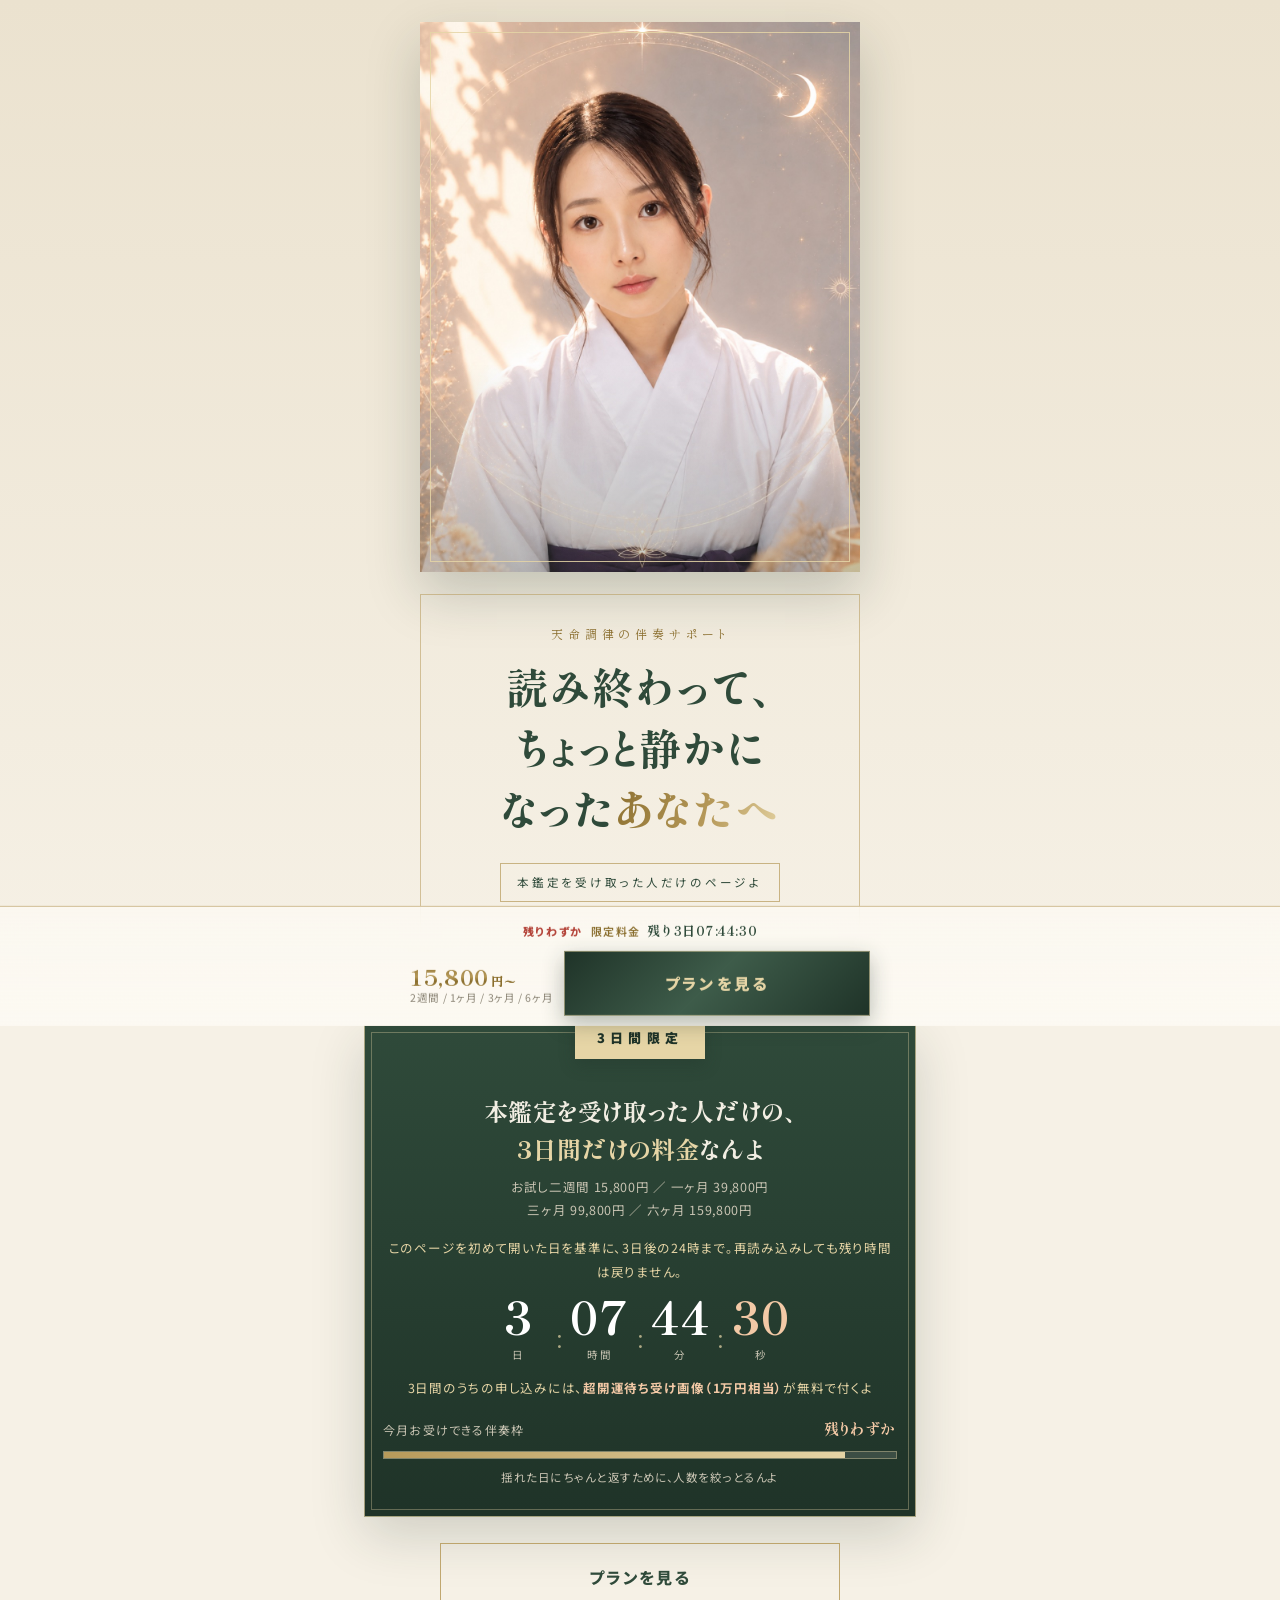
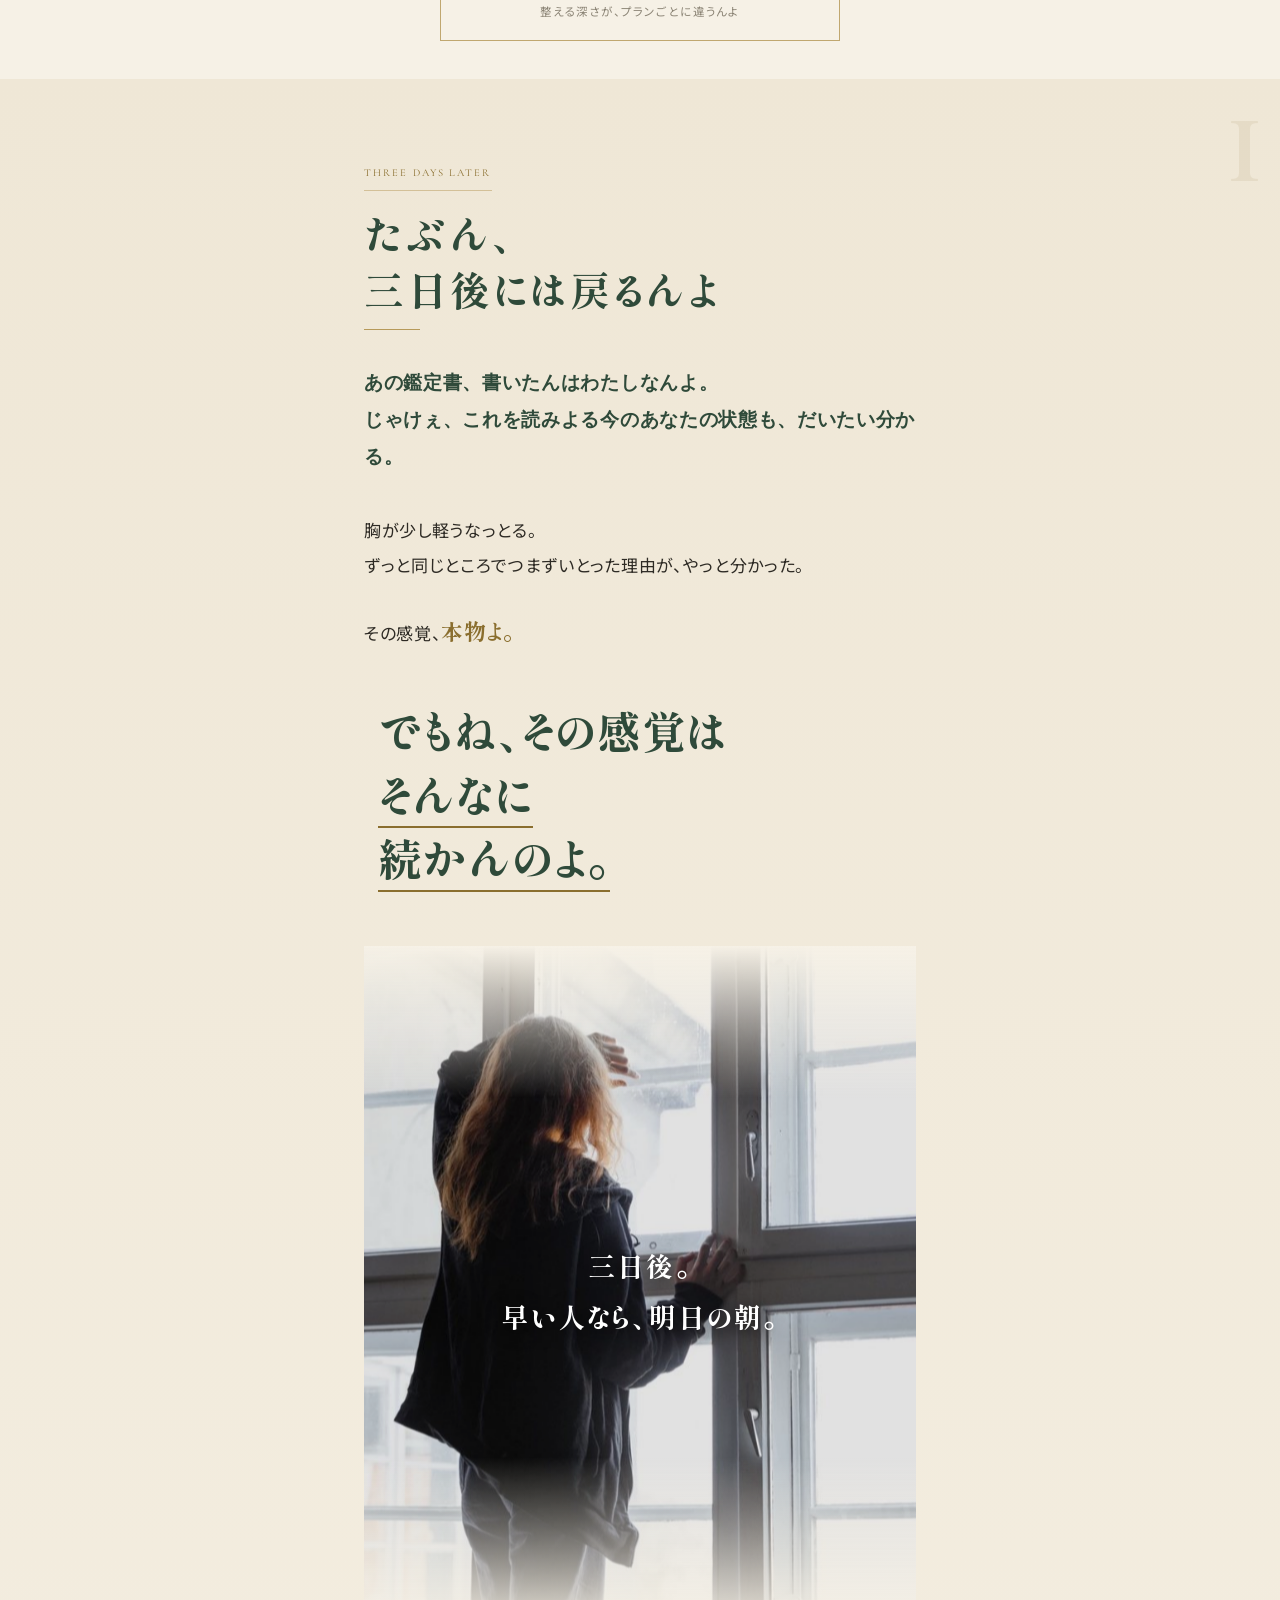
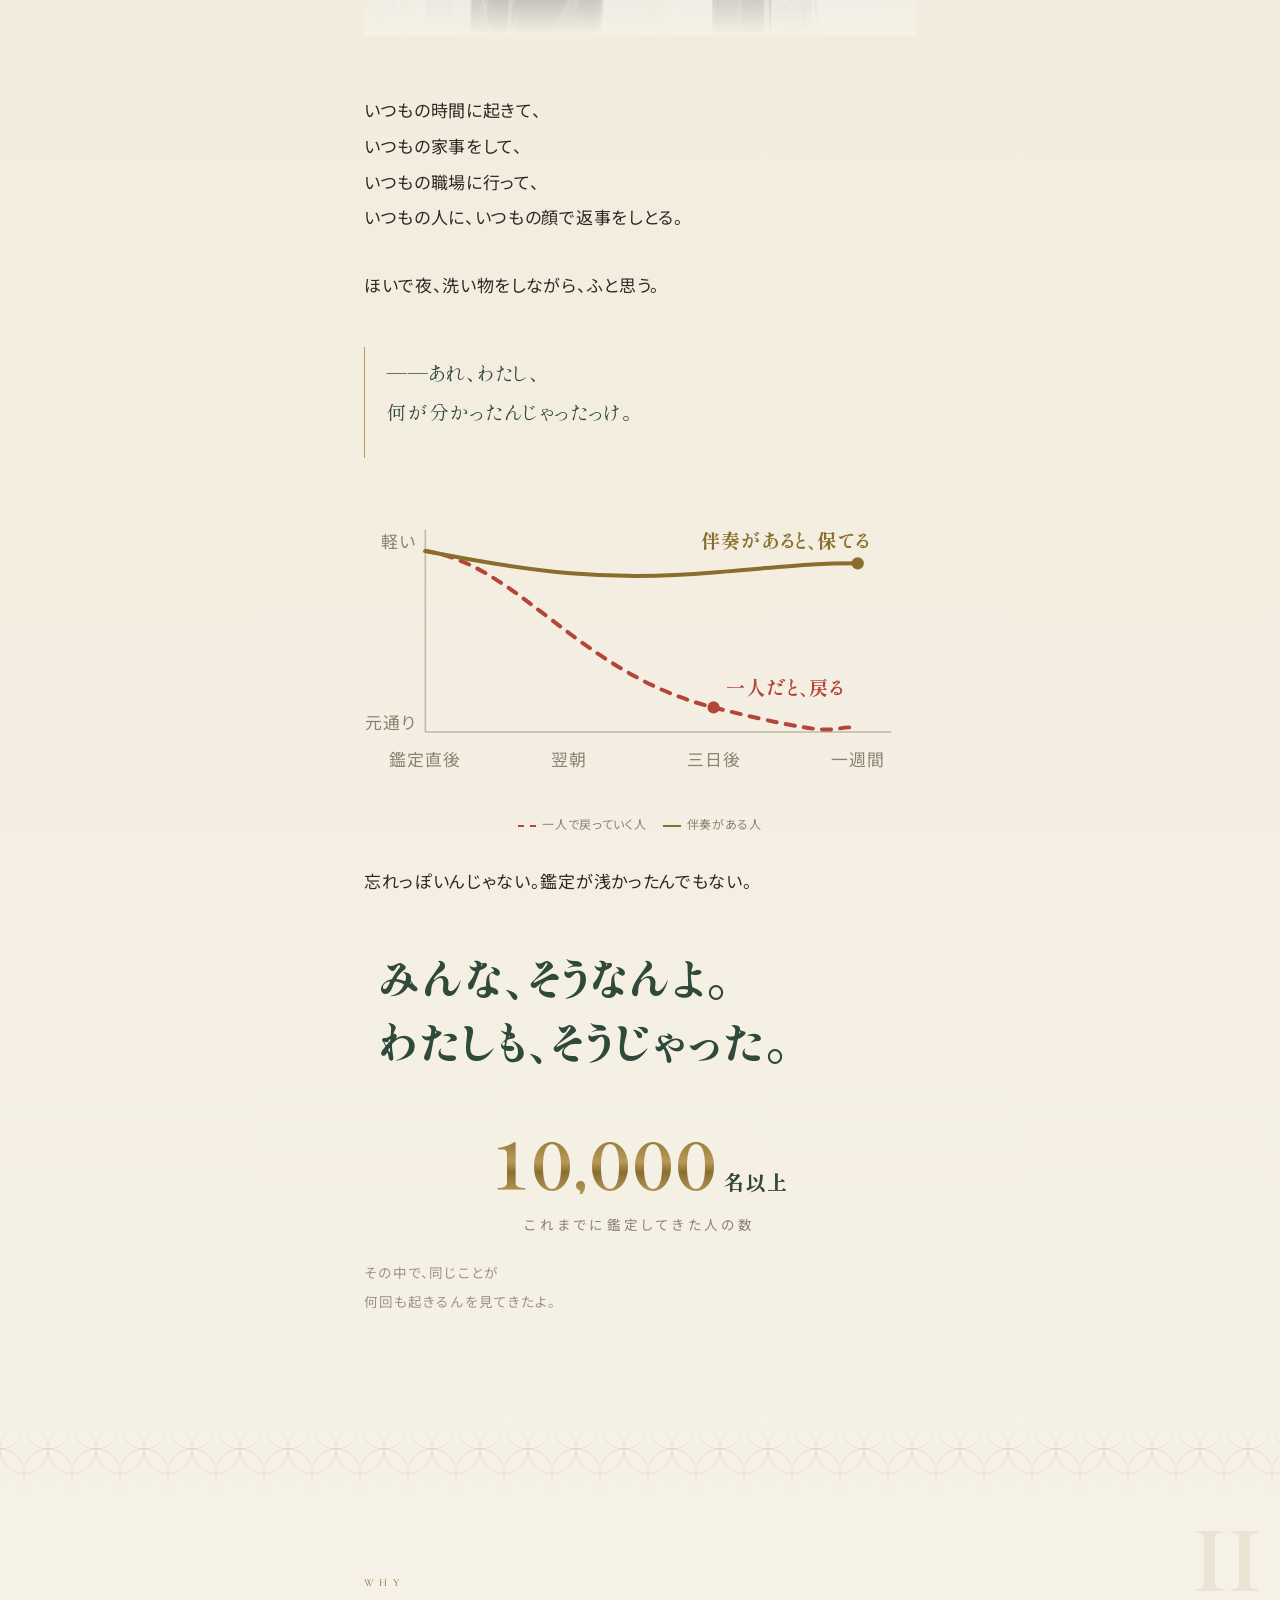
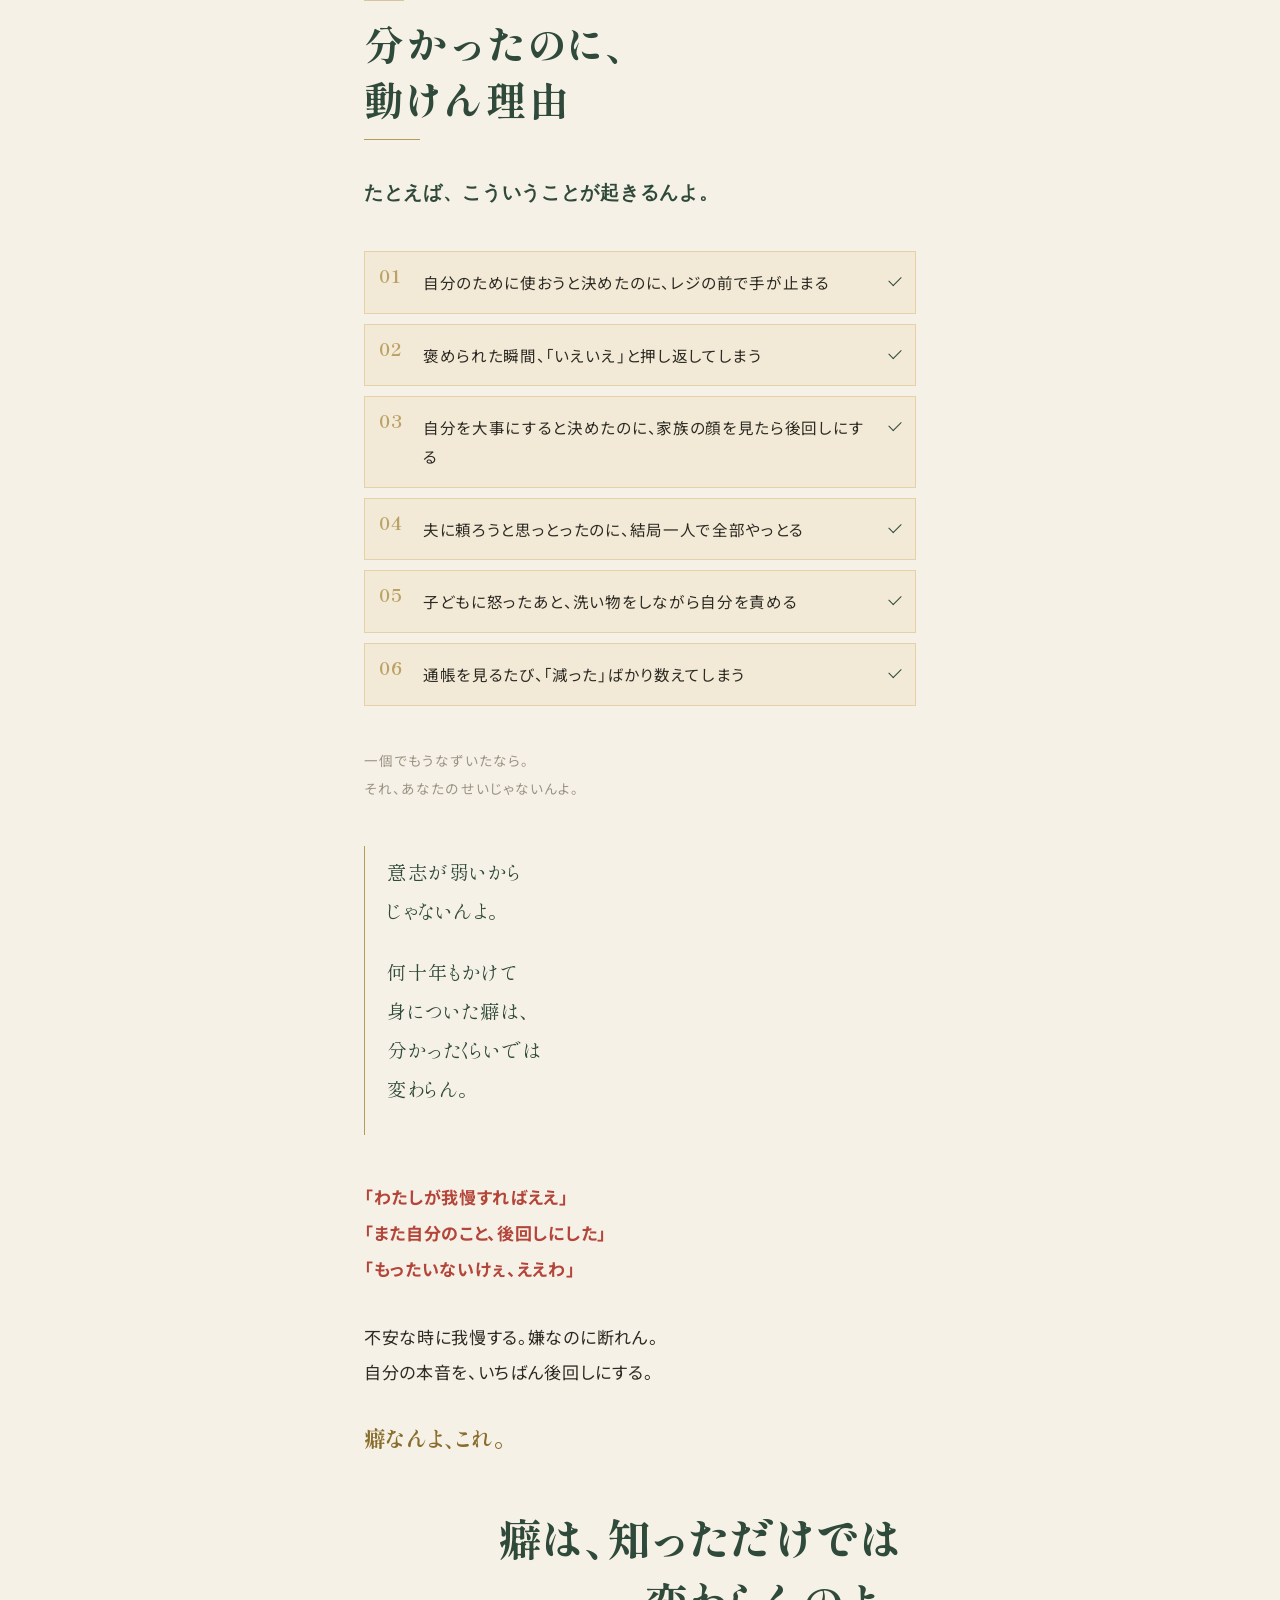
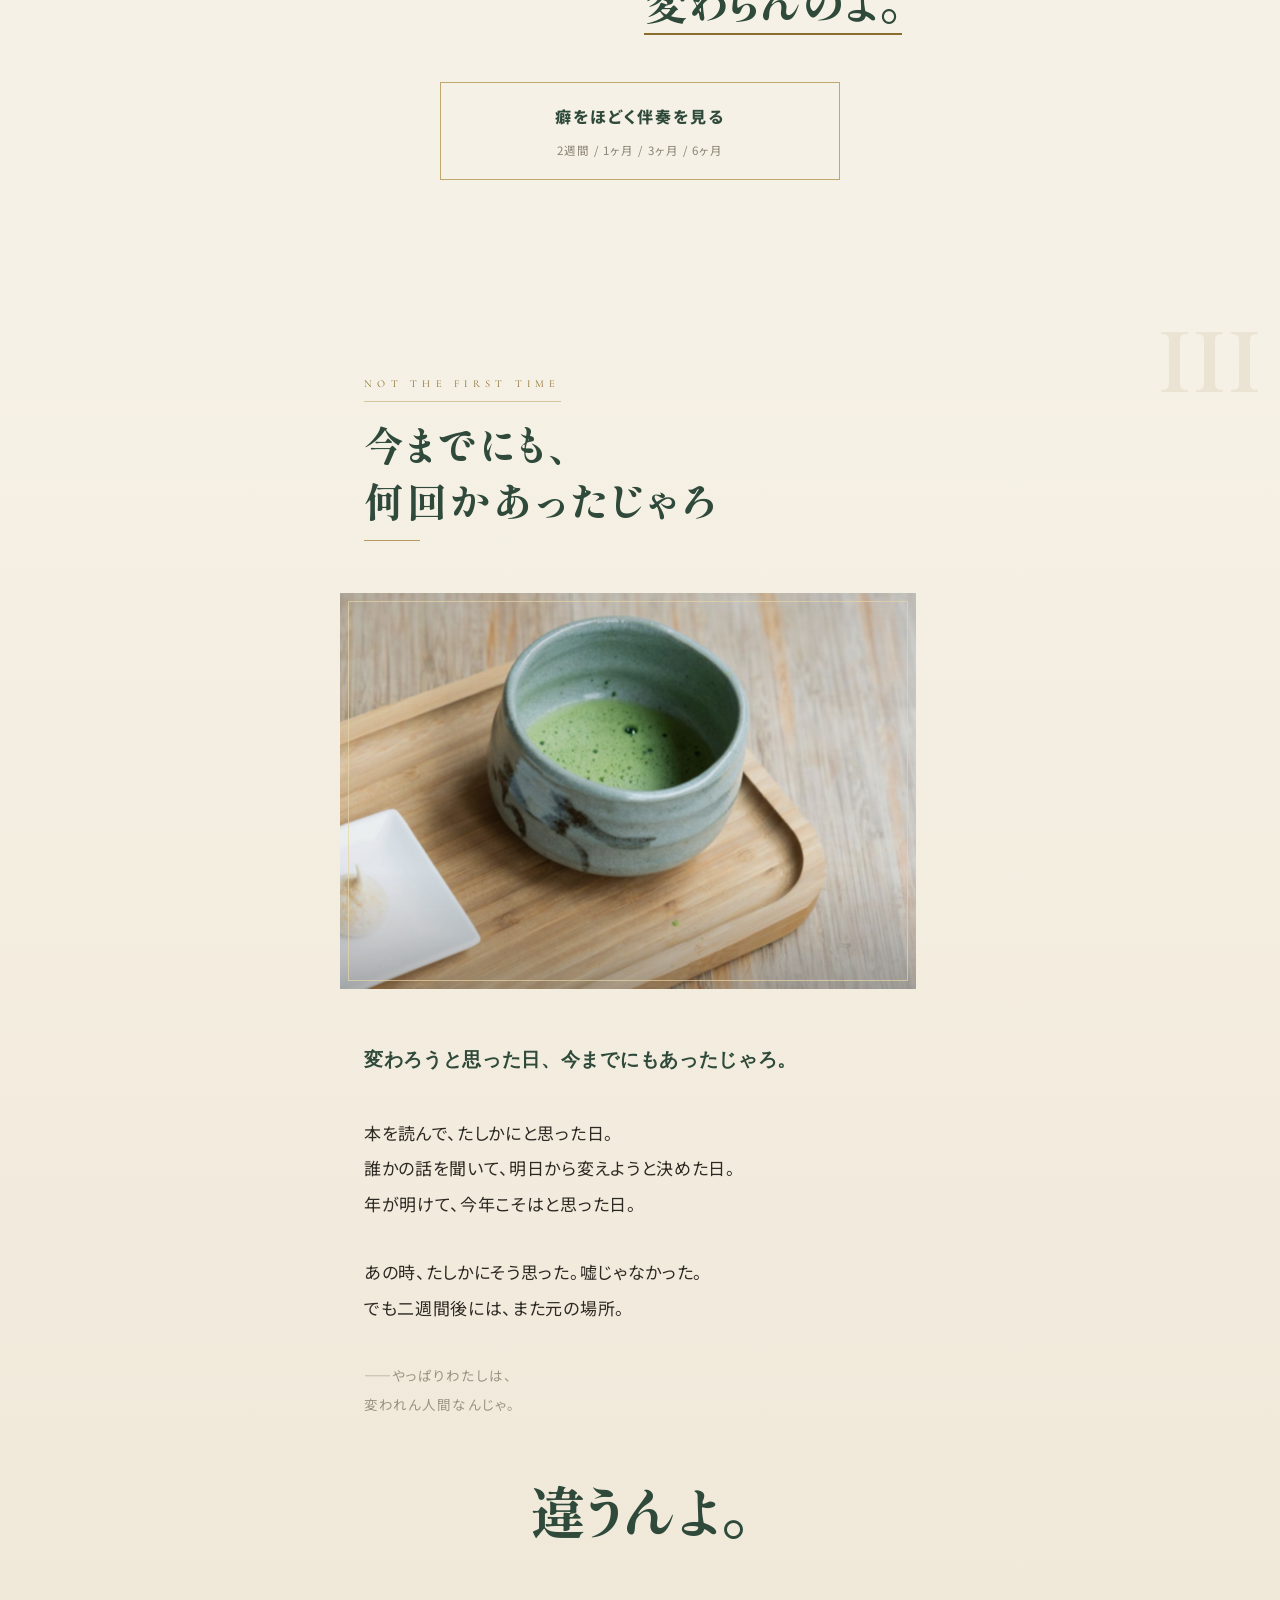
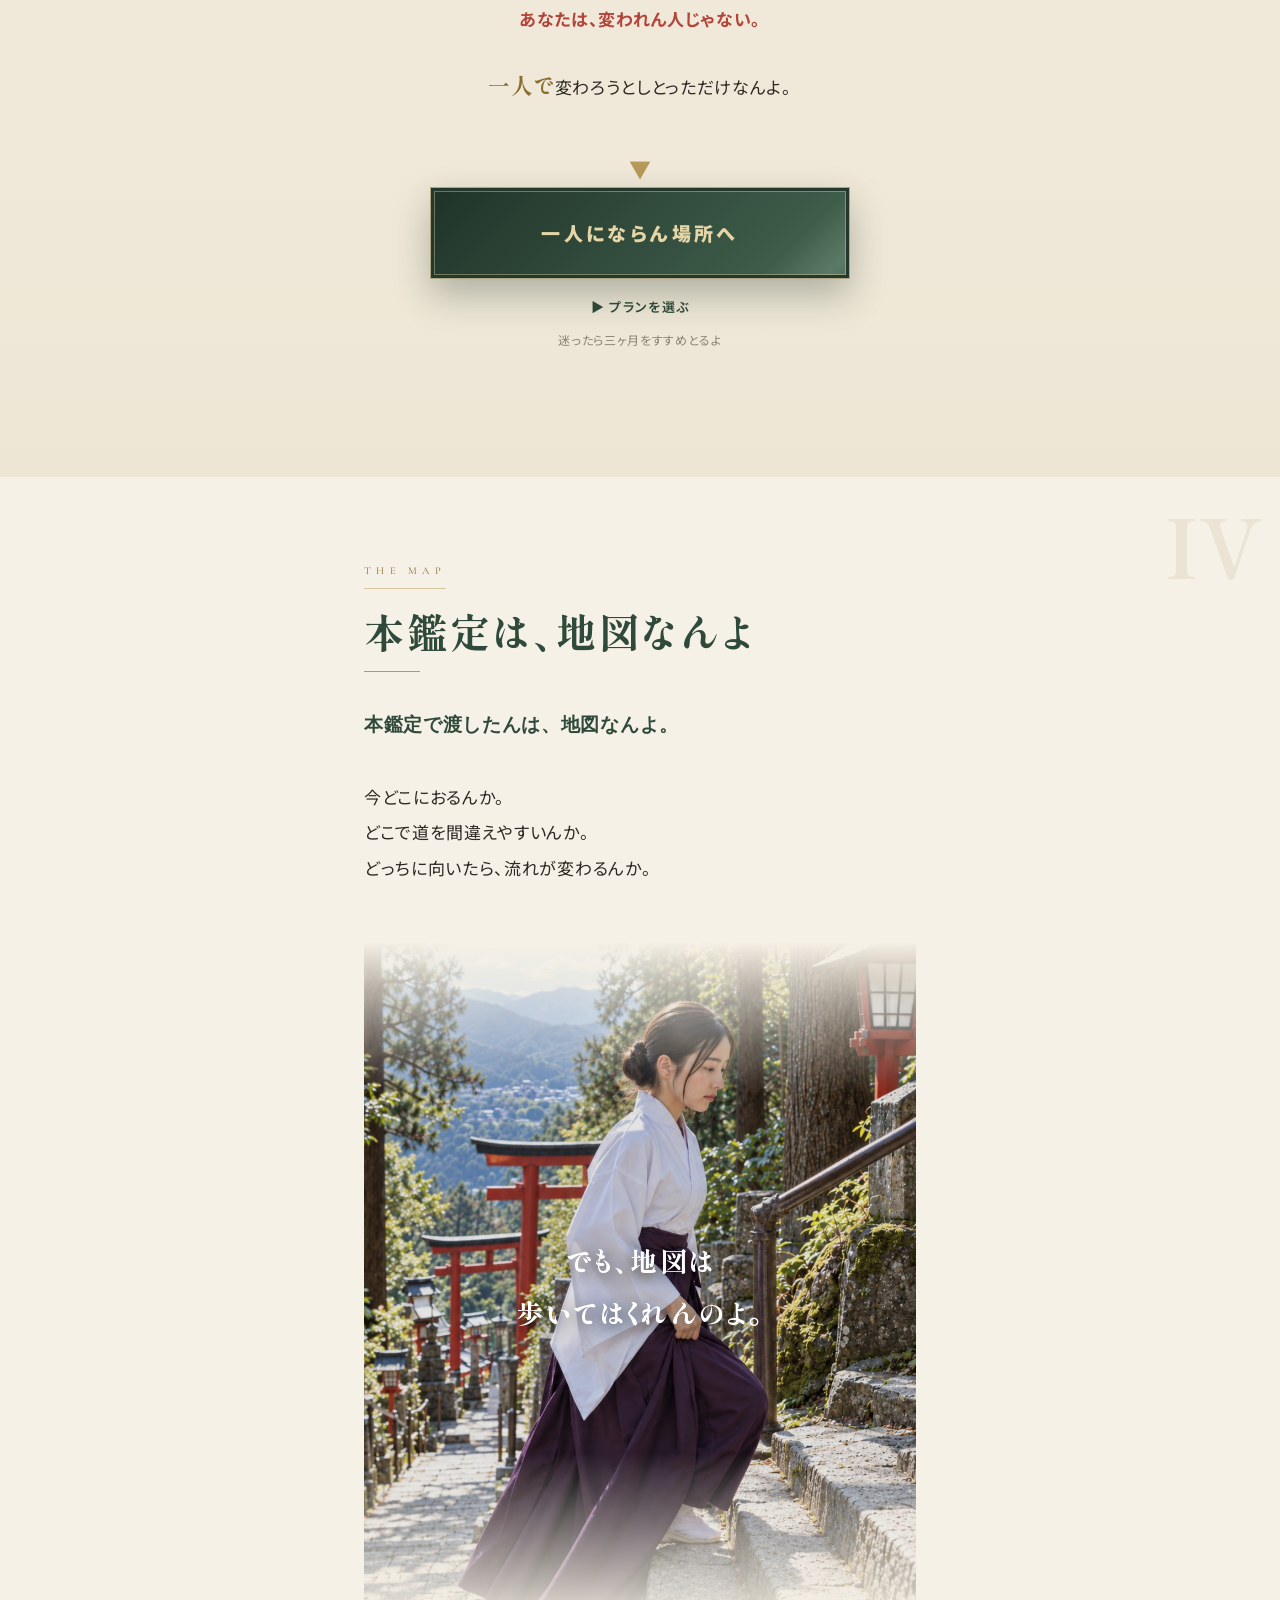
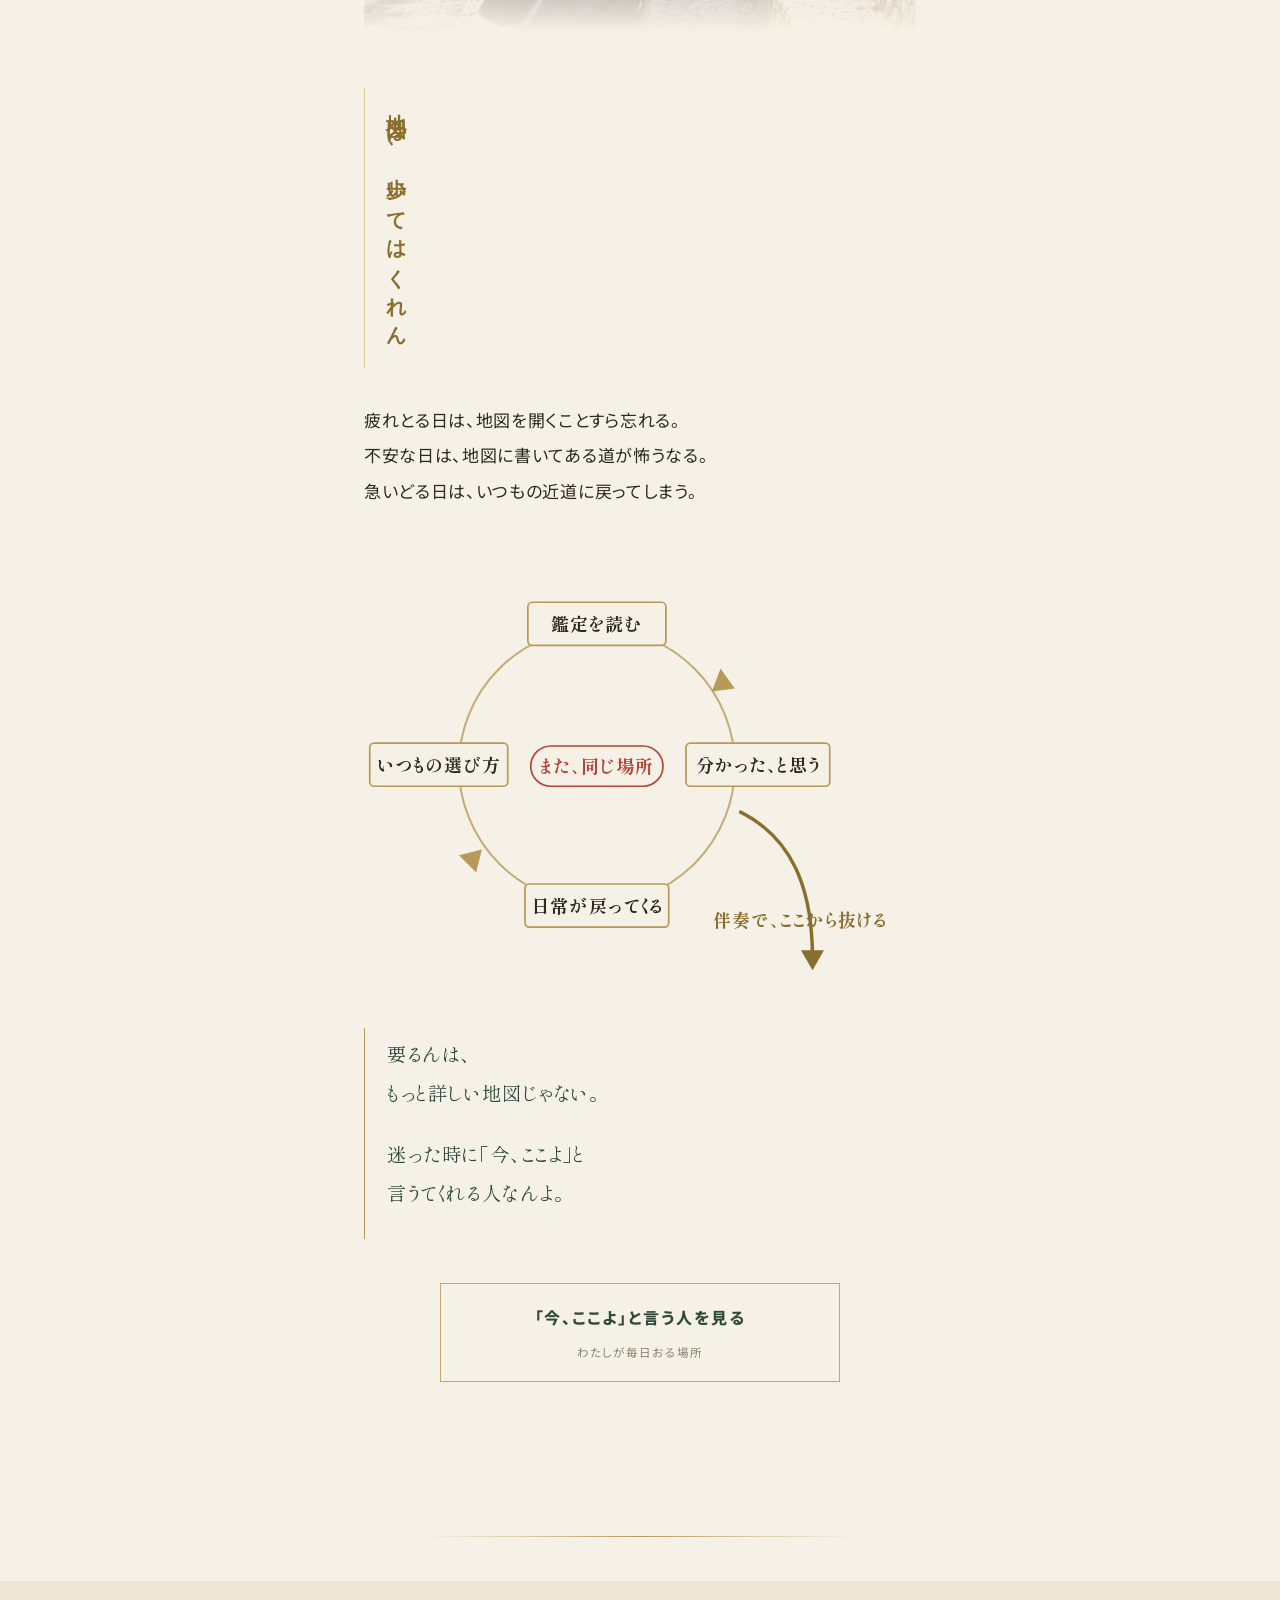
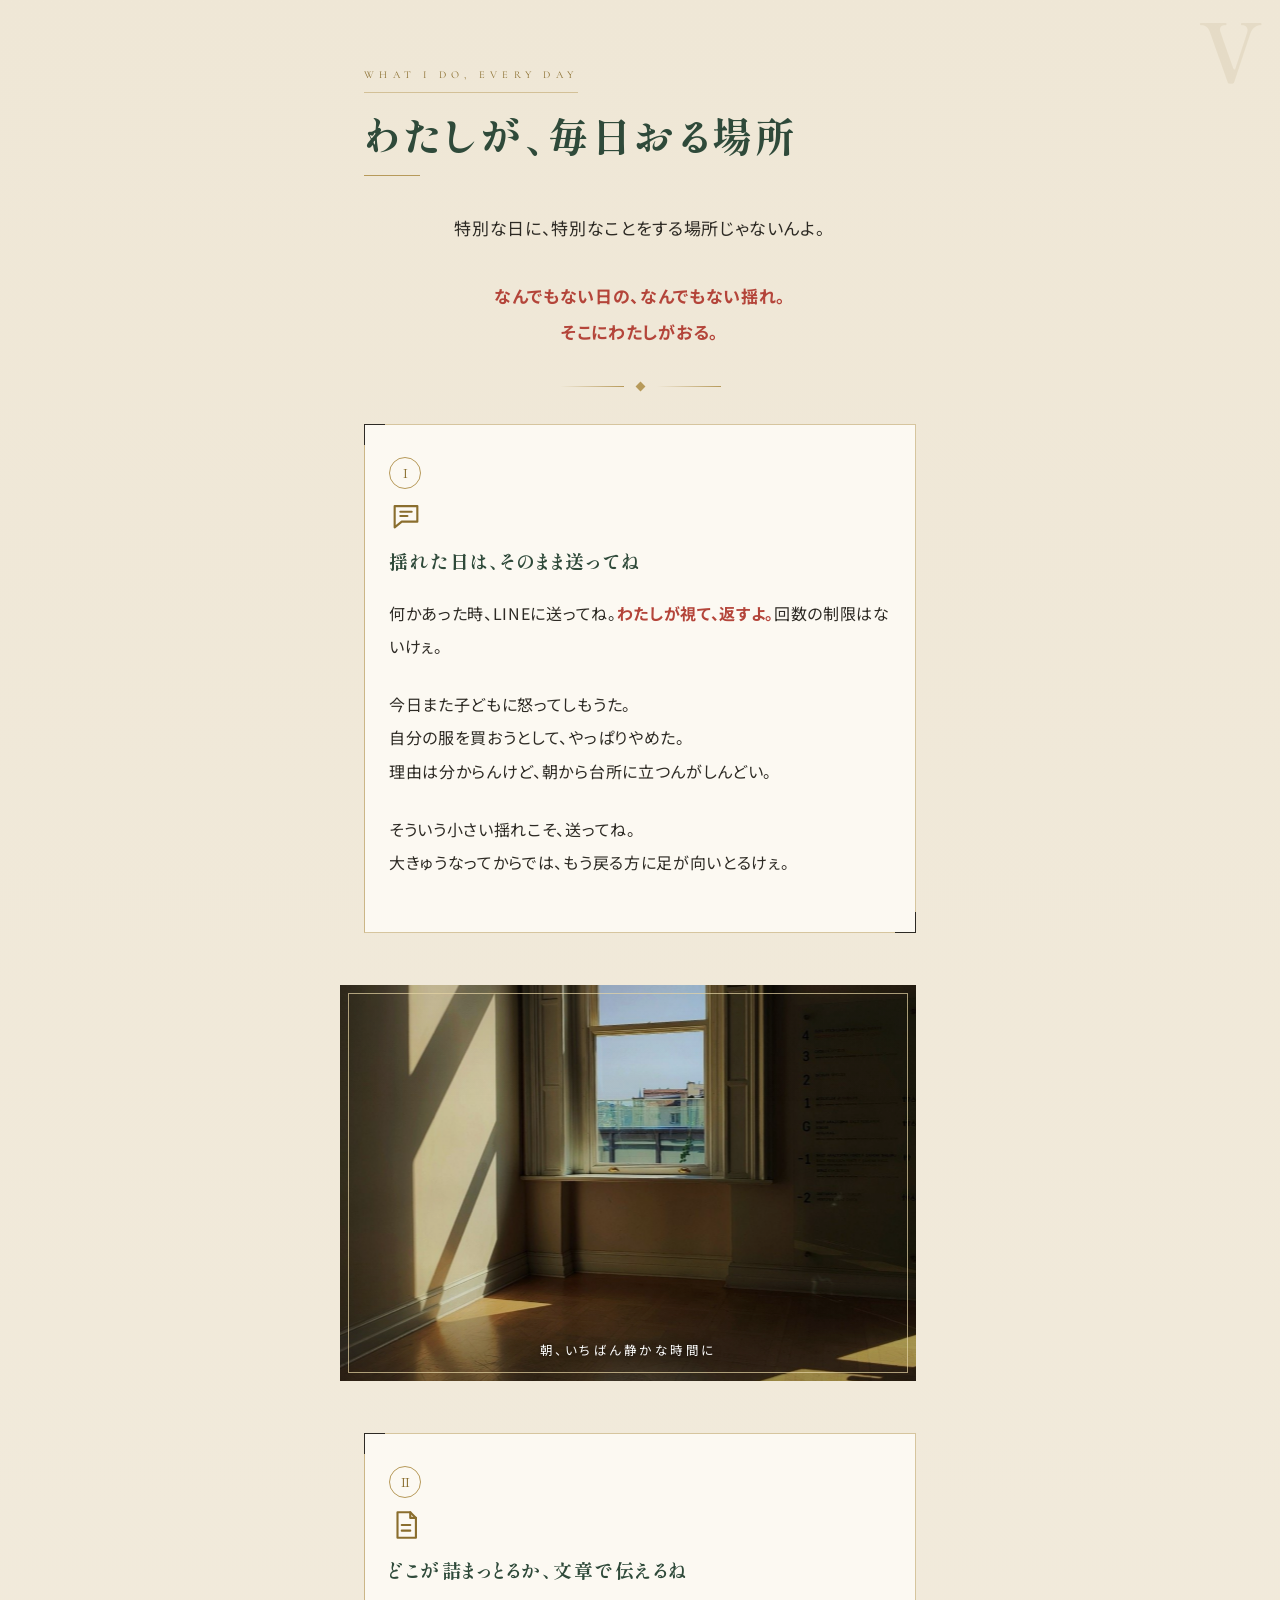
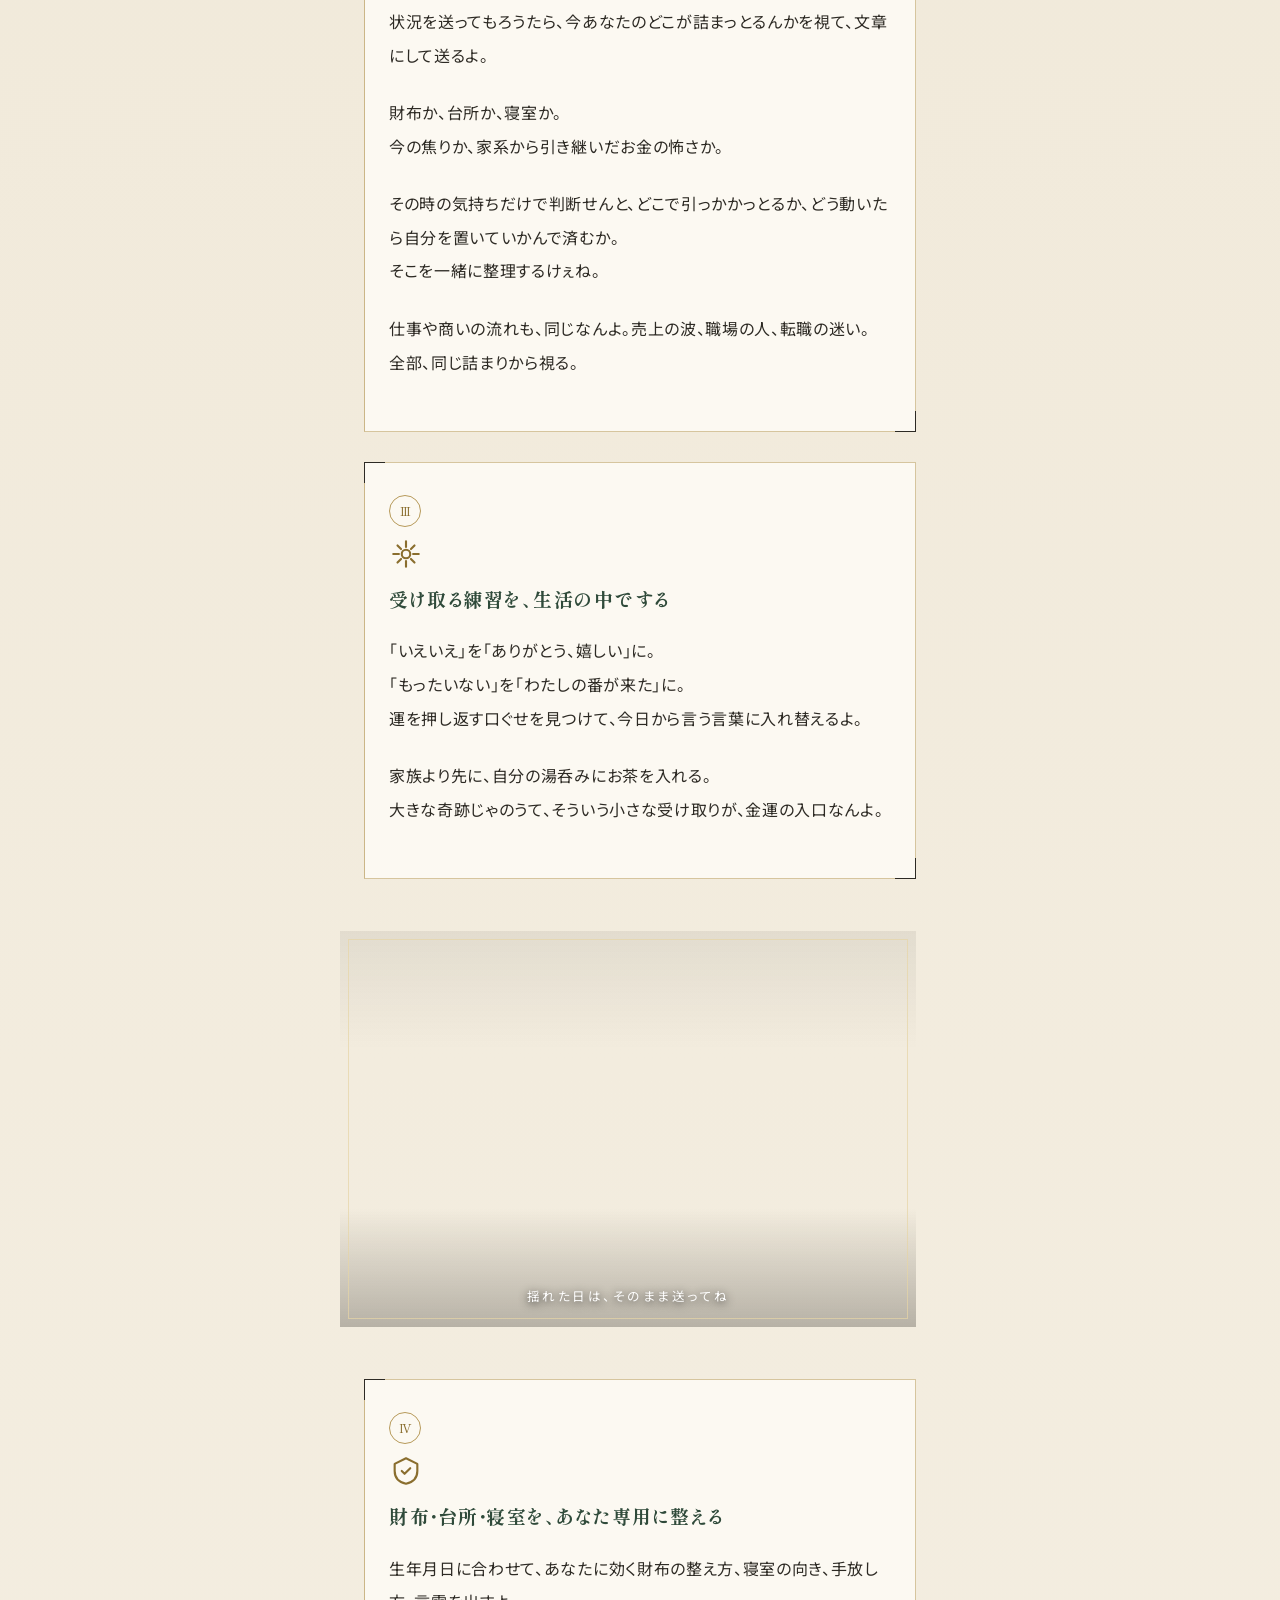
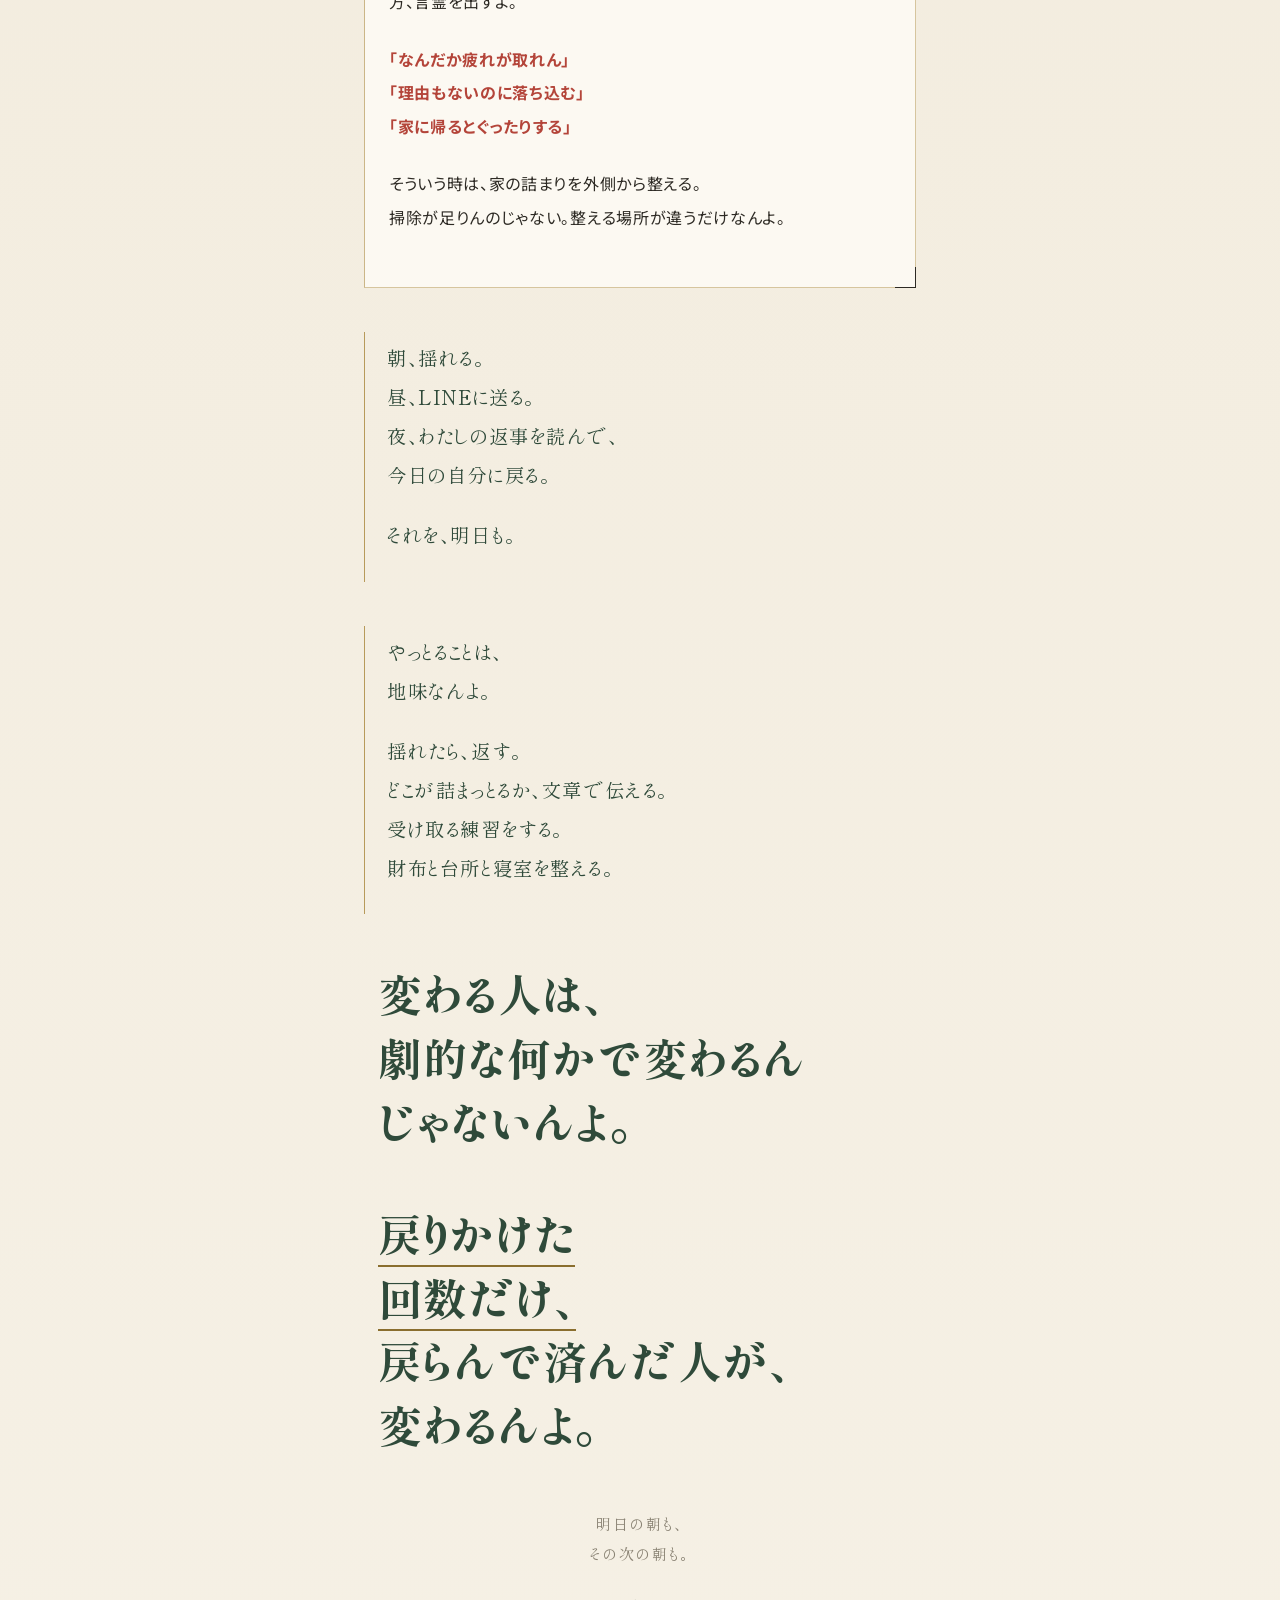
<file: bansou/index.html>
<!doctype html>
<html lang="ja">
<head>
<meta charset="utf-8">
<meta name="viewport" content="width=device-width, initial-scale=1, viewport-fit=cover">
<meta name="robots" content="noindex">
<meta name="theme-color" content="#F6F1E6">
<title>天命調律の伴奏サポート｜本鑑定を受け取ったあなたへ</title>
<link rel="preconnect" href="https://fonts.googleapis.com">
<link rel="preconnect" href="https://fonts.gstatic.com" crossorigin>
<link href="https://fonts.googleapis.com/css2?family=Shippori+Mincho+B1:wght@400;600;700;800&family=Noto+Sans+JP:wght@400;500;700&family=Cormorant+Garamond:wght@300;500;600&display=swap" rel="stylesheet">
<link rel="stylesheet" href="../assets/lp.css?v=202609102219">
<link rel="stylesheet" href="../assets/theme-mari.css?v=202609102219">
<style>body{line-height:2.1;letter-spacing:.04em}</style>
</head>
<!-- 限定料金：本鑑定お届け後の初回閲覧日の3日後の24時まで。プラン価格・購入URLは確定済み。サポート内容は要確認 -->
<body class="ed" data-deadline-key="mari_bansou" data-deadline-days="3">

<div class="prog" aria-hidden="true"><i id="progbar"></i></div>

<!-- ============ HERO ============ -->
<header class="hero">
  <div class="hero-person">
    <img src="../img/mari/m_alt2.jpg" alt="まり" fetchpriority="high">
  </div>
  <div class="particles" aria-hidden="true" id="particles"></div>
  <div class="hero-copy">
    <div class="lead rv">天命調律の伴奏サポート</div>
    <h1 class="lines"><span class="ln">読み終わって、</span><br><span class="ln">ちょっと静かに</span><br><span class="ln">なった<span class="gg">あなたへ</span></span></h1>
    <div class="tag rv">本鑑定を受け取った人だけのページよ</div>
    <div class="scrollcue rv"><span class="lat">SCROLL</span><i></i></div>
  </div>
</header>

<!-- 3日間限定（冒頭） -->
<div class="limited">
  <div class="limbox rv">
    <span class="lt">3日間限定</span>
    <div class="lh">本鑑定を受け取った人だけの、<br><span class="g">3日間だけの料金</span>なんよ</div>
    <div class="ld">お試し二週間 15,800円 ／ 一ヶ月 39,800円<br>三ヶ月 99,800円 ／ 六ヶ月 159,800円</div>
    <div class="ln2">このページを初めて開いた日を基準に、3日後の24時まで。再読み込みしても残り時間は戻りません。</div>
    <div class="cd" aria-label="残り時間">
      <div class="u"><b data-d>-</b><i>日</i></div><div class="sep">:</div>
      <div class="u"><b data-h>--</b><i>時間</i></div><div class="sep">:</div>
      <div class="u"><b data-m>--</b><i>分</i></div><div class="sep">:</div>
      <div class="u s"><b data-s>--</b><i>秒</i></div>
    </div>
    <div class="cd-expired">この料金でのご案内は終わっとります。<br>それでも来たい人は、LINEにそのまま送ってね。</div>
    <div class="ln2">3日間のうちの申し込みには、<b>超開運待ち受け画像（1万円相当）</b>が無料で付くよ</div>
    <div class="stock">
      <div class="sl"><span>今月お受けできる伴奏枠</span><b>残りわずか</b></div>
      <div class="bar"><i style="--fill:90%"></i></div>
      <div class="sn">揺れた日にちゃんと返すために、人数を絞っとるんよ</div>
    </div>
  </div>
</div>

<a class="minicta rv" href="#plan" style="margin-top:26px">プランを見る<span class="s">整える深さが、プランごとに違うんよ</span></a>


<!-- ============ I 三日後 ============ -->
<section class="s-ai">
  <div class="wrap">
    <div class="chapno">I</div>
    <div class="eyebrow lat">Three days later</div>
    <h2 class="lines"><span class="ln">たぶん、</span><br><span class="ln">三日後には戻るんよ</span></h2>
    <div class="gline"></div>

    <div class="stag">
      <p class="lead-p">あの鑑定書、書いたんはわたしなんよ。<br>じゃけぇ、これを読みよる今のあなたの状態も、だいたい分かる。</p>
      <p>胸が少し軽うなっとる。<br>ずっと同じところでつまずいとった理由が、やっと分かった。</p>
      <p>その感覚、<span class="ew">本物よ。</span></p>
    </div>

    <div class="big rv-b">でもね、その感覚は<br><span class="wipe">そんなに<br>続かんのよ。</span></div>

    <div class="ph-full px rv-s">
      <img src="../img/mari/woman_03.jpg" alt="窓辺に立つ人" loading="lazy" decoding="async">
      <div class="ov rv-b">三日後。<br>早い人なら、明日の朝。</div>
    </div>

    <div class="stag">
      <p>いつもの時間に起きて、<br>いつもの家事をして、<br>いつもの職場に行って、<br>いつもの人に、いつもの顔で返事をしとる。</p>
      <p>ほいで夜、洗い物をしながら、ふと思う。</p>
    </div>

    <div class="quote rv-b">
      <p>——あれ、わたし、<br>何が分かったんじゃったっけ。</p>
    </div>

    <svg class="dg rv" viewBox="0 0 360 195" role="img" aria-label="鑑定のあとの心の動き">
      <line class="ax" x1="40" y1="150" x2="344" y2="150"/><line class="ax" x1="40" y1="18" x2="40" y2="150"/>
      <text class="tx" x="40" y="172" text-anchor="middle">鑑定直後</text><text class="tx" x="134" y="172" text-anchor="middle">翌朝</text><text class="tx" x="228" y="172" text-anchor="middle">三日後</text><text class="tx" x="322" y="172" text-anchor="middle">一週間</text>
      <text class="tx" x="34" y="30" text-anchor="end">軽い</text><text class="tx" x="34" y="148" text-anchor="end">元通り</text>
      <path class="ln2" d="M40 32 C 100 40, 140 112, 228 134 S 300 146, 322 147"/>
      <path class="ln" d="M40 32 C 110 46, 160 52, 228 46 S 300 40, 322 40"/>
      <circle class="dotr" cx="228" cy="134" r="4"/><text class="ts" x="236" y="126">一人だと、戻る</text>
      <circle class="dot" cx="322" cy="40" r="4"/><text class="tg" x="330" y="30" text-anchor="end">伴奏があると、保てる</text>
    </svg>
    <div class="dgcap rv"><span><i class="d"></i>一人で戻っていく人</span><span><i></i>伴奏がある人</span></div>
    <div class="stag">
      <p>忘れっぽいんじゃない。鑑定が浅かったんでもない。</p>
    </div>
    <div class="big rv-b">みんな、そうなんよ。<br>わたしも、そうじゃった。</div>

    <div class="stat rv" style="margin-top:56px">
      <div class="num"><span data-count="10000">0</span><span class="unit">名以上</span></div>
      <div class="lbl">これまでに鑑定してきた人の数</div>
      <p class="whisper" style="margin:20px 0 0">その中で、同じことが<br>何回も起きるんを見てきたよ。</p>
    </div>

  </div>
</section>

<div class="band" aria-hidden="true"></div>

<!-- ============ II なんで戻るんか ============ -->
<section class="s-dark">
  <div class="wrap">
    <div class="chapno">II</div>
    <div class="eyebrow lat">Why</div>
    <h2 class="lines"><span class="ln">分かったのに、</span><br><span class="ln">動けん理由</span></h2>
    <div class="gline"></div>

    <div class="rv"><p class="lead-p">たとえば、こういうことが起きるんよ。</p></div>

    <ul class="chk rv">
      <li>自分のために使おうと決めたのに、レジの前で手が止まる</li>
      <li>褒められた瞬間、「いえいえ」と押し返してしまう</li>
      <li>自分を大事にすると決めたのに、家族の顔を見たら後回しにする</li>
      <li>夫に頼ろうと思っとったのに、結局一人で全部やっとる</li>
      <li>子どもに怒ったあと、洗い物をしながら自分を責める</li>
      <li>通帳を見るたび、「減った」ばかり数えてしまう</li>
    </ul>

    <div class="whisper rv">一個でもうなずいたなら。<br>それ、あなたのせいじゃないんよ。</div>

    <div class="quote stag">
      <p>意志が弱いから<br>じゃないんよ。</p>
      <p>何十年もかけて<br>身についた癖は、<br>分かったくらいでは<br>変わらん。</p>
    </div>

    <div class="stag">
      <p><span class="shu">「わたしが我慢すればええ」</span><br><span class="shu">「また自分のこと、後回しにした」</span><br><span class="shu">「もったいないけぇ、ええわ」</span></p>
      <p>不安な時に我慢する。嫌なのに断れん。<br>自分の本音を、いちばん後回しにする。</p>
      <p><span class="ew">癖なんよ、これ。</span></p>
    </div>
    <div class="big rv-b">癖は、知っただけでは<br><span class="wipe">変わらんのよ。</span></div>

    <a class="minicta rv" href="#plan">癖をほどく伴奏を見る<span class="s">2週間 / 1ヶ月 / 3ヶ月 / 6ヶ月</span></a>
  </div>
</section>

<!-- ============ III 初めてじゃない ============ -->
<section class="s-ai-r">
  <div class="wrap">
    <div class="chapno">III</div>
    <div class="eyebrow lat">Not the first time</div>
    <h2 class="lines"><span class="ln">今までにも、</span><br><span class="ln">何回かあったじゃろ</span></h2>
    <div class="gline"></div>

    <div class="ph wide px rv-s">
      <img src="../img/mari/tea_01.jpg" alt="湯呑みとお茶" loading="lazy" decoding="async">
    </div>

    <div class="stag">
      <p class="lead-p">変わろうと思った日、今までにもあったじゃろ。</p>
      <p>本を読んで、たしかにと思った日。<br>誰かの話を聞いて、明日から変えようと決めた日。<br>年が明けて、今年こそはと思った日。</p>
      <p>あの時、たしかにそう思った。嘘じゃなかった。<br>でも二週間後には、また元の場所。</p>
    </div>

    <div class="whisper rv">——やっぱりわたしは、<br>変われん人間なんじゃ。</div>

    <div class="big xl rv-b">違うんよ。</div>

    <div class="stag">
      <p class="tc"><strong>あなたは、変われん人じゃない。</strong></p>
      <p class="tc"><span class="ew">一人で</span>変わろうとしとっただけなんよ。</p>
    </div>

    <a class="cta rv" href="#plan">
      <span class="arrow">▼</span>
      <span class="btn">一人にならん場所へ</span>
      <span class="sub">▶ プランを選ぶ</span>
      <span class="micro">迷ったら三ヶ月をすすめとるよ</span>
    </a>
  </div>
</section>

<!-- ============ IV 地図 ============ -->
<section class="s-dark">
  <div class="wrap">
    <div class="chapno">IV</div>
    <div class="eyebrow lat">The map</div>
    <h2 class="lines"><span class="ln">本鑑定は、地図なんよ</span></h2>
    <div class="gline"></div>

    <div class="stag">
      <p class="lead-p">本鑑定で渡したんは、地図なんよ。</p>
      <p>今どこにおるんか。<br>どこで道を間違えやすいんか。<br>どっちに向いたら、流れが変わるんか。</p>
    </div>

    <div class="ph-full px rv-s">
      <img src="../img/mari/m_wide2.jpg" alt="参道を上るまり" loading="lazy" decoding="async">
      <div class="ov rv-b">でも、地図は<br>歩いてはくれんのよ。</div>
    </div>

    <div class="tate l rv">地図は、歩いてはくれん</div>

    <div class="stag">
      <p>疲れとる日は、地図を開くことすら忘れる。<br>不安な日は、地図に書いてある道が怖うなる。<br>急いどる日は、いつもの近道に戻ってしまう。</p>
    </div>

    <svg class="dg rv" viewBox="-12 0 384 310" role="img" aria-label="戻るループの図">
      <circle class="arc" cx="150" cy="158" r="96"/>
      <polygon class="arr" points="236,90 246,104 230,106"/><polygon class="arr" points="66,232 54,220 70,216"/><polygon class="arr" points="150,58 140,50 154,46"/>
      <rect class="nd" x="102" y="44" width="96" height="30" rx="3"/><text class="tb" x="150" y="64" text-anchor="middle">鑑定を読む</text>
      <rect class="nd" x="212" y="142" width="100" height="30" rx="3"/><text class="tb" x="262" y="162" text-anchor="middle">分かった、と思う</text>
      <rect class="nd" x="100" y="240" width="100" height="30" rx="3"/><text class="tb" x="150" y="260" text-anchor="middle">日常が戻ってくる</text>
      <rect class="nd" x="-8" y="142" width="96" height="30" rx="3"/><text class="tb" x="40" y="162" text-anchor="middle">いつもの選び方</text>
      <rect class="nd bad" x="104" y="144" width="92" height="28" rx="14"/><text class="ts" x="150" y="163" text-anchor="middle">また、同じ場所</text>
      <path class="out" d="M250 190 C 290 210, 300 250, 300 292"/><polygon class="outh" points="300,300 292,286 308,286"/>
      <text class="tg" x="352" y="270" text-anchor="end">伴奏で、ここから抜ける</text>
    </svg>

    <div class="quote stag">
      <p>要るんは、<br>もっと詳しい地図じゃない。</p>
      <p>迷った時に「今、ここよ」と<br>言うてくれる人なんよ。</p>
    </div>

    <a class="minicta rv" href="#plan">「今、ここよ」と言う人を見る<span class="s">わたしが毎日おる場所</span></a>
  </div>
</section>

<div class="wrap"><div class="growline"></div></div>

<!-- ============ V わたしが毎日おる場所 ============ -->
<section class="s-ai">
  <div class="wrap">
    <div class="chapno">V</div>
    <div class="eyebrow lat">What I do, every day</div>
    <h2 class="lines"><span class="ln">わたしが、毎日おる場所</span></h2>
    <div class="gline"></div>

    <div class="stag">
      <p class="tc">特別な日に、特別なことをする場所じゃないんよ。</p>
      <p class="tc"><strong>なんでもない日の、なんでもない揺れ。<br>そこにわたしがおる。</strong></p>
    </div>

    <div class="orn" aria-hidden="true"><i></i></div>

    <!-- ▼ 要確認: サポート内容の各項目（返信の速さ・毎朝の一言・波動調整/ヒーリングの有無と頻度）は本人確認のうえ確定 -->
    <div class="dev rv">
      <div class="no lat">Ⅰ</div>
      <span class="ic" aria-hidden="true"><svg viewBox="0 0 24 24"><path d="M4 5h16v11H9l-5 4z"/><path d="M8 9h8M8 12h5"/></svg></span>
      <h3>揺れた日は、そのまま送ってね</h3>
      <p>何かあった時、LINEに送ってね。<strong>わたしが視て、返すよ。</strong>回数の制限はないけぇ。</p>
      <p>今日また子どもに怒ってしもうた。<br>自分の服を買おうとして、やっぱりやめた。<br>理由は分からんけど、朝から台所に立つんがしんどい。</p>
      <p>そういう小さい揺れこそ、送ってね。<br>大きゅうなってからでは、もう戻る方に足が向いとるけぇ。</p>
    </div>

    <div class="ph wide px rv-s">
      <img src="../img/mari/window_02.jpg" alt="朝の光" loading="lazy" decoding="async">
      <div class="cap">朝、いちばん静かな時間に</div>
    </div>

    <div class="dev rv">
      <div class="no lat">Ⅱ</div>
      <span class="ic" aria-hidden="true"><svg viewBox="0 0 24 24"><path d="M6 3h9l4 4v14H6z"/><path d="M15 3v4h4M9 12h6M9 16h6"/></svg></span>
      <h3>どこが詰まっとるか、文章で伝えるね</h3>
      <p>状況を送ってもろうたら、今あなたのどこが詰まっとるんかを視て、文章にして送るよ。</p>
      <p>財布か、台所か、寝室か。<br>今の焦りか、家系から引き継いだお金の怖さか。</p>
      <p>その時の気持ちだけで判断せんと、どこで引っかかっとるか、どう動いたら自分を置いていかんで済むか。<br>そこを一緒に整理するけぇね。</p>
      <p>仕事や商いの流れも、同じなんよ。売上の波、職場の人、転職の迷い。<br>全部、同じ詰まりから視る。</p>
    </div>

    <div class="dev rv">
      <div class="no lat">Ⅲ</div>
      <span class="ic" aria-hidden="true"><svg viewBox="0 0 24 24"><path d="M12 3v4M12 17v4M3 12h4M17 12h4M6 6l2.5 2.5M15.5 15.5 18 18M6 18l2.5-2.5M15.5 8.5 18 6"/><circle cx="12" cy="12" r="3"/></svg></span>
      <h3>受け取る練習を、生活の中でする</h3>
      <p>「いえいえ」を「ありがとう、嬉しい」に。<br>「もったいない」を「わたしの番が来た」に。<br>運を押し返す口ぐせを見つけて、今日から言う言葉に入れ替えるよ。</p>
      <p>家族より先に、自分の湯呑みにお茶を入れる。<br>大きな奇跡じゃのうて、そういう小さな受け取りが、金運の入口なんよ。</p>
    </div>

    <div class="ph wide px rv-s">
      <img src="../img/mari/candle_01.jpg" alt="灯り" loading="lazy" decoding="async">
      <div class="cap">揺れた日は、そのまま送ってね</div>
    </div>

    <div class="dev rv">
      <div class="no lat">Ⅳ</div>
      <span class="ic" aria-hidden="true"><svg viewBox="0 0 24 24"><path d="M12 3l8 4v5c0 5-3.5 8-8 9-4.5-1-8-4-8-9V7z"/><path d="M9 12l2 2 4-4"/></svg></span>
      <h3>財布・台所・寝室を、あなた専用に整える</h3>
      <p>生年月日に合わせて、あなたに効く財布の整え方、寝室の向き、手放し方、言霊を出すよ。</p>
      <p><span class="shu">「なんだか疲れが取れん」</span><br><span class="shu">「理由もないのに落ち込む」</span><br><span class="shu">「家に帰るとぐったりする」</span></p>
      <p>そういう時は、家の詰まりを外側から整える。<br>掃除が足りんのじゃない。整える場所が違うだけなんよ。</p>
    </div>

    <div class="quote stag">
      <p>朝、揺れる。<br>昼、LINEに送る。<br>夜、わたしの返事を読んで、<br>今日の自分に戻る。</p>
      <p>それを、明日も。</p>
    </div>

    <div class="quote stag">
      <p>やっとることは、<br>地味なんよ。</p>
      <p>揺れたら、返す。<br>どこが詰まっとるか、文章で伝える。<br>受け取る練習をする。<br>財布と台所と寝室を整える。</p>
    </div>

    <div class="big rv-b">変わる人は、<br>劇的な何かで変わるん<br>じゃないんよ。</div>
    <div class="big rv-b"><span class="wipe">戻りかけた<br>回数だけ、</span><br>戻らんで済んだ人が、<br>変わるんよ。</div>

    <div class="peak rv">
      <div class="l1">明日の朝も、<br>その次の朝も。</div>
      <div class="l2">もう、<br><em>ひとりで戻らんよ。</em></div>
      <div class="l3">お受けできる人数に限りがあるけぇ、<br>埋まっとる時期は少し待ってもらうことがあるよ。</div>
    </div>

    <a class="cta rv" href="#plan">
      <span class="arrow">▼</span>
      <span class="btn">伴奏サポートを受け取る</span>
      <span class="sub">▶ プランを選んで申し込みへ</span>
      <span class="micro">3日間限定料金・待ち受け画像プレゼント付き</span>
    </a>
  </div>
</section>

<div class="band" aria-hidden="true"></div>

<!-- ============ VI 声（反転） ============ -->
<section class="s-light">
  <div class="wrap">
    <div class="chapno">VI</div>
    <div class="eyebrow lat">Voices</div>
    <h2 class="lines"><span class="ln">続けた人たちのこと</span></h2>
    <div class="gline"></div>

    <div class="rv"><p class="tc">届いたLINEを、そのまま載せとるよ。</p></div>

    <!-- 実際の感想スクショ（無加工・原寸比率のまま） -->
    <figure class="shot rv"><img src="../img/mari/voices/b_01.jpg" alt="続けた人の感想" loading="lazy" decoding="async"></figure>
    <figure class="shot rv"><img src="../img/mari/voices/b_02.jpg" alt="続けた人の感想" loading="lazy" decoding="async"></figure>
    <a class="minicta rv" href="#plan">一人で戻らん場所を見る<span class="s">プランと料金</span></a>

    <figure class="shot rv"><img src="../img/mari/voices/b_03.jpg" alt="続けた人の感想" loading="lazy" decoding="async"></figure>
    <figure class="shot rv"><img src="../img/mari/voices/b_04.jpg" alt="続けた人の感想" loading="lazy" decoding="async"></figure>

    <a class="cta rv" href="#plan">
      <span class="arrow">▼</span>
      <span class="btn">わたしも、続けてみる</span>
      <span class="sub">▶ プランを選ぶ</span>
    </a>
  </div>
</section>

<!-- ============ VII プラン ============ -->
<section class="s-ai" id="plan" data-sticky-hide>
  <div class="wrap">
    <div class="chapno">VII</div>
    <div class="eyebrow lat">How far together</div>
    <h2 class="lines"><span class="ln">どこまで、一緒におるか</span></h2>
    <div class="gline"></div>

    <div class="stag">
      <p class="tc">プランの違いは、<br>あなたの流れを<span class="ew">整える深さ</span>なんよ。</p>
      <p class="tc">揺れた日のLINEも、詰まりの読み解きも、<br>受け取る練習も、どのプランにもある。<br>違うんは、どこまで深く、どれだけ強く<br>波動を整えて、流れを戻せるか。<br>期間が長いほど、届く層が深うなる。</p>
    </div>

    <div class="quote stag">
      <p>じゃけぇ、値段で<br>選ばんでええんよ。</p>
      <p>あなたが、<br>どこまで行きたいかよ。</p>
    </div>

    <div class="moonwrap" aria-hidden="true">
      <div class="col"><div class="m m1"><i></i></div><div class="lb">2週</div></div>
      <div class="col"><div class="m m2"><i></i></div><div class="lb">1ヶ月</div></div>
      <div class="col"><div class="m m3"><i></i></div><div class="lb">3ヶ月</div></div>
      <div class="col"><div class="m m4"><i></i></div><div class="lb">6ヶ月</div></div>
    </div>
    <div class="whisper rv" style="margin-top:-18px;font-size:14px">月が満ちていくみたいに、<br>流れが戻っていくんよ</div>
    <div class="depthbar rv">
      <div class="row"><div class="nm">お試し<br>二週間</div><div class="bar"><i style="--w:30%"></i><b>表面まで</b></div></div>
      <div class="row"><div class="nm">一ヶ月</div><div class="bar"><i style="--w:52%"></i><b>身体まで</b></div></div>
      <div class="row rec"><div class="nm">三ヶ月</div><div class="bar"><i style="--w:78%"></i><b>奥まで</b></div></div>
      <div class="row"><div class="nm">六ヶ月</div><div class="bar"><i style="--w:100%"></i><b>根っこまで</b></div></div>
      <div class="scale"><div></div><div><span>浅い</span><span>深い</span></div></div>
    </div>


    <div class="stag">
      <h3 class="tc">一個だけ、<br>知っといてほしいこと</h3>
      <p>詰まった流れは、一回で全部戻るもんじゃないんよ。</p>
      <p>一回目は、表面のざわつきが静かになる。<br>二回目で、身体が少しゆるむ。<br>三回目、四回目と重ねていくうちに、<br>やっと奥のほうまで届き始める。</p>
      <p>水を一滴垂らしても、乾いた土は湿らん。<br>でも毎日少しずつ落としていったら、いつの間にか奥まで染みとる。<br>あれと、同じなんよ。</p>
    </div>

    <div class="quote stag">
      <p>二週間は、表面まで。<br>一ヶ月で、身体まで。<br>三ヶ月で、奥まで。<br>六ヶ月で、根っこまで。</p>
      <p>整えられる<span class="ew">深さ</span>が、<br>ここまで違うんよ。</p>
    </div>

    <div class="crowd hot rv">
      <span class="dot"></span>
      <div>
        <div class="ct">ただいま、とても混み合っとります</div>
        本鑑定を受け取った人からの申し込みが続いとって、<b>今月の枠は残りわずか</b>なんよ。揺れた日にちゃんと返すために、埋まったら順番待ちになる。
        <div class="stock">
          <div class="sl"><span>今月の伴奏枠</span><b>売り切れ間近</b></div>
          <div class="bar"><i style="--fill:90%"></i></div>
        </div>
      </div>
    </div>

    <!-- 今だけ特典 -->
    <div class="bonus rv">
      <span class="bt">さらに、今だけ</span>
      <div class="bh">あなただけの<br>超開運待ち受け画像を、<br>プレゼントするね</div>
      <div class="bw">本来 <s>1万円相当</s><br>特別な人にしか、送っとらんもんなんよ</div>
      <div class="bfree">無料</div>
      <p>鑑定で視えたあなたの流れと整え方に合わせて、<br>一枚ずつ作るよ。<br>朝いちばんに目に入る場所に。</p>
      <div class="bn">3日間のうちの申し込みなら、<br>どのプランでも付くけぇね</div>
    </div>

    <div class="breath" aria-hidden="true"><i></i></div>
    <div class="pre rv">まずは、お試しから</div>
    <!-- 0 2週間 -->
    <div class="plan rv">
      <div class="thumb"><img src="../img/mari/plan_1m2.jpg" alt="月波の伴奏 お試し2週間プラン" loading="lazy" decoding="async"></div>
      <div class="pname">月波の伴奏　お試し二週間</div>
      <div class="pterm">14 DAYS</div>
      <div class="price"><span class="num-gold">15,800</span><small>円</small></div>
      <div class="goal">今の揺れを、<br>止めるところまで</div>
      <div class="wave" aria-hidden="true">
        <div class="lbl">整える深さ（重なる回数）</div>
        <div class="rings"><i class="f"></i><i class="f"></i><i></i><i></i><i></i><i></i><i></i><i></i><i></i><i></i></div>
        <div class="cnt">およそ<b class="num-gold">2〜4</b>回</div>
      </div>
      <p class="honest tc" style="font-size:14px">表面まで届く深さ。今の揺れを止める</p>
      <p>今、波が激しい人へ。まずお試しで、揺れた日に返してもらう感覚をつかみたい人に。</p>
      <p class="honest">正直に言うと、二週間は、整い始めた頃に終わるんよ。</p>
      <span class="gift">＋ 超開運待ち受け画像（1万円相当）付き</span>
      <a class="pbtn" href="https://pmsdqb4c2p0emj0yagvc.stores.jp/items/6a28c9e7808e2c0d75f6fa97" target="_blank" rel="noopener">二週間ではじめる</a>
    </div>

    <!-- A 1ヶ月 -->
    <div class="plan rv">
      <div class="thumb"><img src="../img/mari/plan_1m2.jpg" alt="月波の伴奏 1ヶ月プラン" loading="lazy" decoding="async"></div>
      <div class="pname">月波の伴奏　一ヶ月</div>
      <div class="pterm">1 MONTH</div>
      <div class="price"><span class="num-gold">39,800</span><small>円</small></div>
      <div class="goal">最初の戻り癖を、<br>またぐところまで</div>
      <div class="wave" aria-hidden="true">
        <div class="lbl">整える深さ（重なる回数）</div>
        <div class="rings"><i class="f"></i><i class="f"></i><i class="f"></i><i class="f"></i><i></i><i></i><i></i><i></i><i></i><i></i></div>
        <div class="cnt">およそ<b class="num-gold">4〜8</b>回</div>
      </div>
      <p class="honest tc" style="font-size:14px">身体まで届く深さ。反応が変わり始める</p>
      <p>整った後、必ず一回、元に戻ろうとする波が来る。一人じゃと、ここでほとんどの人が戻るんよ。<br>まず今の揺れを止めて、最初の戻り癖をまたぎたい人へ。</p>
      <span class="gift">＋ 超開運待ち受け画像（1万円相当）付き</span>
      <a class="pbtn" href="https://pmsdqb4c2p0emj0yagvc.stores.jp/items/6a0b1f2886db81d3a09d7f14" target="_blank" rel="noopener">一ヶ月ではじめる</a>
    </div>

    <div class="pre rv">迷ったら、ここ</div>
    <!-- B 3ヶ月 推奨 -->
    <div class="plan rec">
      <div class="badge">迷っとるなら、ここよ</div>
      <div class="thumb"><img src="../img/mari/plan_3m2.jpg" alt="星波の伴奏 3ヶ月プラン" loading="lazy" decoding="async"></div>
      <div class="pname">星波の伴奏　三ヶ月</div>
      <div class="pterm">3 MONTHS</div>
      <div class="price"><span class="num-gold">99,800</span><small>円</small></div>
      <div class="goal">現実が、<br>動き出すところまで</div>
      <div class="wave" aria-hidden="true">
        <div class="lbl">整える深さ（重なる回数）</div>
        <div class="rings"><i class="f"></i><i class="f"></i><i class="f"></i><i class="f"></i><i class="f"></i><i class="f"></i><i class="f"></i><i></i><i></i><i></i></div>
        <div class="cnt">およそ<b class="num-gold">13〜26</b>回</div>
      </div>
      <p class="honest tc" style="font-size:14px">奥まで届く深さ。ここから現実が動く</p>
      <p>気づきが行動に変わって、日常に馴染むまでには時間がかかるんよ。<br><strong>三ヶ月は、あなたの周りが変わり始めるのに要る、いちばん短い時間よ。</strong></p>
      <span class="gift">＋ 超開運待ち受け画像（1万円相当）付き</span>
      <a class="pbtn" href="https://pmsdqb4c2p0emj0yagvc.stores.jp/items/6a0b21bca89fa5ea331b984d" target="_blank" rel="noopener">三ヶ月ではじめる<span class="s">いちばん選ばれとるよ</span></a>
    </div>

    <!-- C 6ヶ月 -->
    <div class="plan rv">
      <div class="thumb"><img src="../img/mari/plan_6m2.jpg" alt="天命調律の伴奏 6ヶ月プラン" loading="lazy" decoding="async"></div>
      <div class="pname">天命調律の伴奏　六ヶ月</div>
      <div class="pterm">6 MONTHS</div>
      <div class="price"><span class="num-gold">159,800</span><small>円</small></div>
      <div class="goal">戻り方を、<br>忘れるところまで</div>
      <div class="wave" aria-hidden="true">
        <div class="lbl">整える深さ（重なる回数）</div>
        <div class="rings"><i class="f"></i><i class="f"></i><i class="f"></i><i class="f"></i><i class="f"></i><i class="f"></i><i class="f"></i><i class="f"></i><i class="f"></i><i class="f"></i></div>
        <div class="cnt">およそ<b class="num-gold">26〜52</b>回</div>
      </div>
      <p class="honest tc" style="font-size:14px">根っこまで届く深さ。染みこんで、戻りにくうなる</p>
      <p>お金、家族、子育て、自分自身。いくつものテーマが絡んどる人、家系から引き継いだ癖までほどきたい人へ。</p>
      <span class="gift">＋ 超開運待ち受け画像（1万円相当）付き</span>
      <a class="pbtn" href="https://pmsdqb4c2p0emj0yagvc.stores.jp/items/6a0b27a7a89fa518dc1b9831" target="_blank" rel="noopener">六ヶ月ではじめる</a>
    </div>

    <div class="whisper rv">
      迷うなら、三ヶ月。<br>
      まず揺れを止めて感覚をつかみたいなら、二週間。<br>
      最初の戻り癖をまたぎたいなら、一ヶ月。<br>
      人生の土台から変えたいなら、六ヶ月。<br><br>
      今の自分に要る長さで、ええんよ。
    </div>

    <div class="linebox rv">
      <div class="lh">どの長さにするか迷ったら</div>
      <p>今の状況を、そのままLINEに送ってね。<br>どれが合うか、わたしが返すけぇ。</p>
      <div class="ls">分割の相談・支払いで止まった時も、同じくLINEへ</div>
    </div>
  </div>
</section>

<!-- ============ VIII 逆止め ============ -->
<section class="s-dark">
  <div class="wrap">
    <div class="warn stag">
      <div class="eyebrow lat">Please do not</div>
      <h3>申し込まんでほしい人が、<br>おるんよ</h3>
      <p>食費を削る。支払いを後ろにずらす。誰かに借りる。<br><strong>そうなるんなら、今回は見送ってね。</strong></p>
      <p>暮らしを壊してまで来ることを、神様は望んどらん。<br>わたしも、望んどらん。</p>
      <p>状況が変わった時に、また来てくれたらええ。<br><strong>その時、わたしはここにおるけぇね。</strong></p>
    </div>

    <div class="whisper rv">
      あと、「まりに全部決めてほしい」<br>って人にも向いとらんよ。<br>伴奏は、あなたの選び方を<br>一緒に練習する場所であって、<br>わたしがあなたの人生を決める場所<br>じゃないけぇね。
    </div>

    <div class="big rv-b" style="margin-top:46px">暮らしを壊さんと<br>来られる人へ。</div>
    <a class="minicta rv" href="#plan">限定料金のうちに、プランを選ぶ<span class="s">3日を過ぎたら通常料金に戻るよ</span></a>
  </div>
</section>

<!-- ============ IX FAQ ============ -->
<section class="s-ai-r">
  <div class="wrap">
    <div class="chapno">IX</div>
    <div class="eyebrow lat">Questions</div>
    <h2 class="sm lines"><span class="ln">よくある質問</span></h2>
    <div class="gline"></div>

    <div class="stag">
      <details class="faq"><summary>何が変わるか、約束してもらえますか。</summary>
        <div class="ans">約束はできんよ。人の流れは、その人の選び方で変わっていくもんじゃけぇ。わたしができるんは、あなたが戻りそうになった時に、毎回そこにおることだけなんよ。</div>
      </details>
      <details class="faq"><summary>毎日やりとりしないといけませんか。途中で止まっても大丈夫ですか。</summary>
        <div class="ans">送りたい時だけでええよ。何も送らん日が続いても大丈夫。気持ちが沈んで返せん時期もようあるけど、急かすことはせん。そういう時こそ、こっちから声をかけるけぇね。</div>
      </details>
      <details class="faq"><summary>プランによって、受け取れる内容は変わりますか。</summary>
        <div class="ans">変わるよ。揺れた日のLINE、詰まりの読み解き、受け取る練習はどのプランにもあるけど、波動を整えて流れを戻す強さと深さが違う。二週間は表面、一ヶ月は身体、三ヶ月は奥、六ヶ月は根っこまで。期間が長いほど、深い層まで届くんよ。</div>
      </details>
      <details class="faq"><summary>家族に知られませんか。</summary>
        <div class="ans">知られんよ。やりとりは全部このLINEの中だけ。郵送物も、家に届くもんも一切ない。夜、家族が寝てから送ってくれてもええけぇね。</div>
      </details>
      <details class="faq"><summary>本鑑定を受けたばかりですが、すぐ申し込んだ方がいいですか。</summary>
        <div class="ans">できれば、早い方がええと言うとるよ。鑑定を読んだ直後がいちばん心が動いとるけぇ。時間が経つほど、日常の方が強うなる。この料金を3日間だけにしとるんも、同じ理由なんよ。</div>
      </details>
      <details class="faq"><summary>三ヶ月のあとも、続けられますか。</summary>
        <div class="ans">続けられるよ。三ヶ月を終えた人が、そのまま六ヶ月へ延長することも多いんよ。終わる時は、あなたが「もう一人で戻らん」と思えた時でええ。</div>
      </details>
      <details class="faq"><summary>待ち受け画像は、いつ届きますか。</summary>
        <div class="ans">申し込みの確認がとれたあと、あなたの流れと整え方に合わせて一枚ずつ作って、LINEで送るよ。</div>
      </details>
      <details class="faq"><summary>お守りの石など、何か買う必要はありますか。</summary>
        <div class="ans">ないよ。伴奏の中で、石や道具を買うように言うことはせん。追加のお金も一切かからんけぇね。</div>
      </details>
      <details class="faq"><summary>支払いがうまくいきません。</summary>
        <div class="ans">よくあることじゃけぇ、気にせんでね。エラーが出た、途中で止まった、どの方法がええか分からん。そのままLINEに送って。一緒に確認するよ。</div>
      </details>
      <details class="faq"><summary>金額が、正直きついです。</summary>
        <div class="ans">無理して受けるもんじゃないよ。今は見送ってくれて大丈夫。「本鑑定をもう一回、別の角度から視てほしい」ということなら、運命転換の章という形もあるけぇ、LINEで相談してね。</div>
      </details>
    </div>

    <a class="minicta rv" href="#plan">プランを選ぶ<span class="s">2週間 / 1ヶ月 / 3ヶ月 / 6ヶ月</span></a>
  </div>
</section>

<!-- ============ X 追伸 ============ -->
<section class="s-dark">
  <div class="wrap">
    <div class="chapno">X</div>
    <div class="eyebrow lat">From Mari</div>
    <h2 class="lines"><span class="ln">最後に</span></h2>
    <div class="gline"></div>

    <div class="ph portrait rv-s">
      <img src="../img/mari/m_portrait.jpg" alt="まり" loading="lazy" decoding="async">
    </div>

    <div class="stag">
      <p class="lead-p">本鑑定を書きよる時、わたしはいつも同じことを思うんよ。</p>
      <p>この人、これを読んだあと、一人で日常に戻っていくんじゃなぁ、って。</p>
      <p>鑑定書は、どれだけ丁寧に書いても、<span class="ew">紙なんよ。</span></p>
      <p>読んだ日は、たしかに心が動く。<br>でも次の朝が来て、その次の朝が来て、気づいたら元の速さで走っとる。<br>ほいで、また家族が寝たあとの台所で、一人で泣いとる。</p>
      <p><strong>じゃけぇ、この場所を作ったんよ。</strong></p>
      <p>揺れたら、返す。<br>どこが詰まっとるか、伝える。<br>受け取る練習を、一緒にする。<br>それだけなんよ。</p>
      <p>でも、あなたが戻りかけた時に、毎回そこに誰かがおるっていうのは、一人で頑張るんとは、まったく違うけぇね。</p>
    </div>

    <div class="big xl rv-b">不安なまま、<br>一人にはせんけぇね。</div>

    <div class="sign rv">まり</div>

    <a class="cta rv" href="#plan">
      <span class="arrow">▼</span>
      <span class="btn">伴奏サポートを受け取る</span>
      <span class="sub">▶ プランを選んで申し込みへ</span>
      <span class="micro">3日間限定料金・待ち受け画像プレゼント付き</span>
    </a>
  </div>
</section>

<footer>
  <div class="wrap">
    <p>累計10,000名以上を鑑定してきました</p>
    <p style="margin-top:20px"><a href="https://pmsdqb4c2p0emj0yagvc.stores.jp/tokushoho" target="_blank" rel="noopener">特定商取引法に基づく表記</a></p>
    <p class="lat" style="margin-top:22px;font-size:10px;letter-spacing:.4em">MARI</p>
  </div>
</footer>

<div class="sticky" id="sticky">
  <span class="lab"><span class="hot">残りわずか</span>限定料金<span class="cdmini"></span></span>
  <div class="row">
    <div class="pricebox"><div class="p">15,800<small>円〜</small></div><div class="n">2週間 / 1ヶ月 / 3ヶ月 / 6ヶ月</div></div>
    <a href="#plan">プランを見る</a>
  </div>
</div>

<script src="../assets/lp.js?v=20261020-deadline"></script>
<script src="../assets/track-config.js?v=202609252040"></script>
<script src="../assets/track.js?v=202609252040"></script>
</body>
</html>
</file>
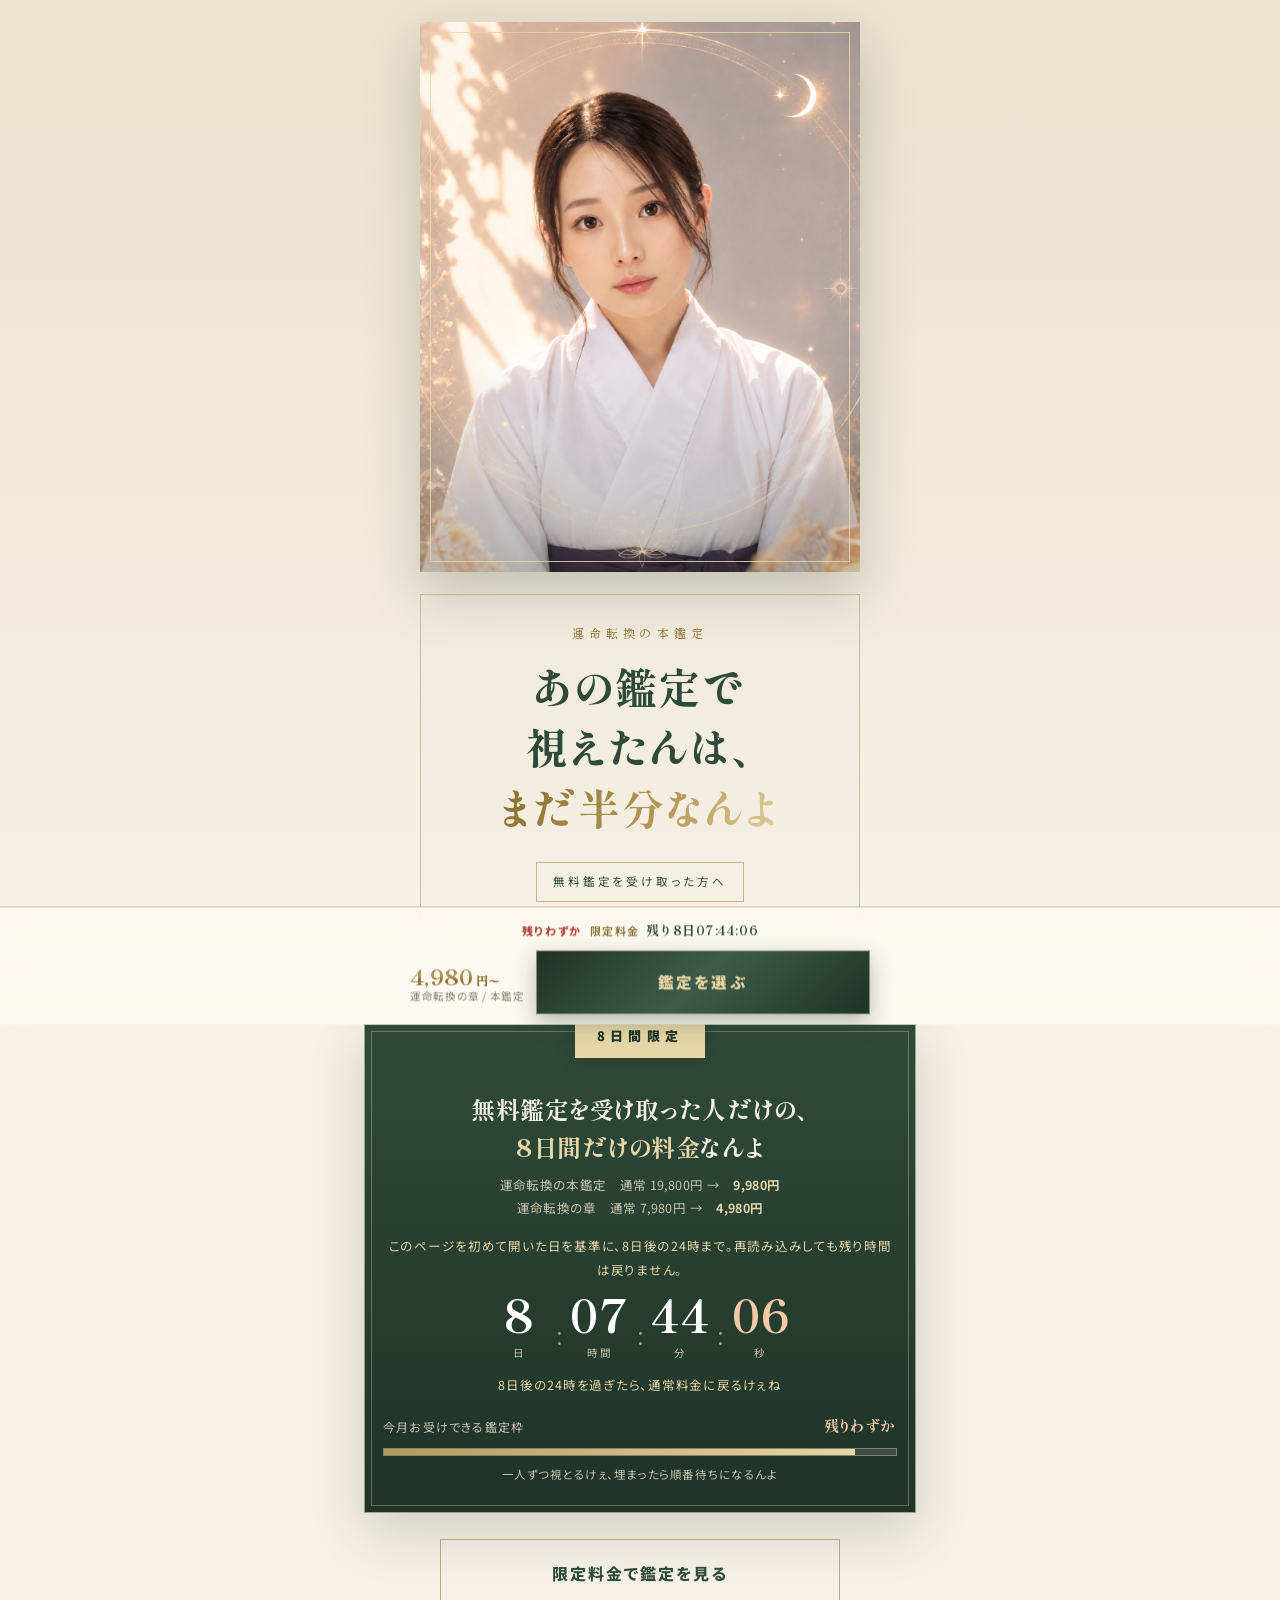
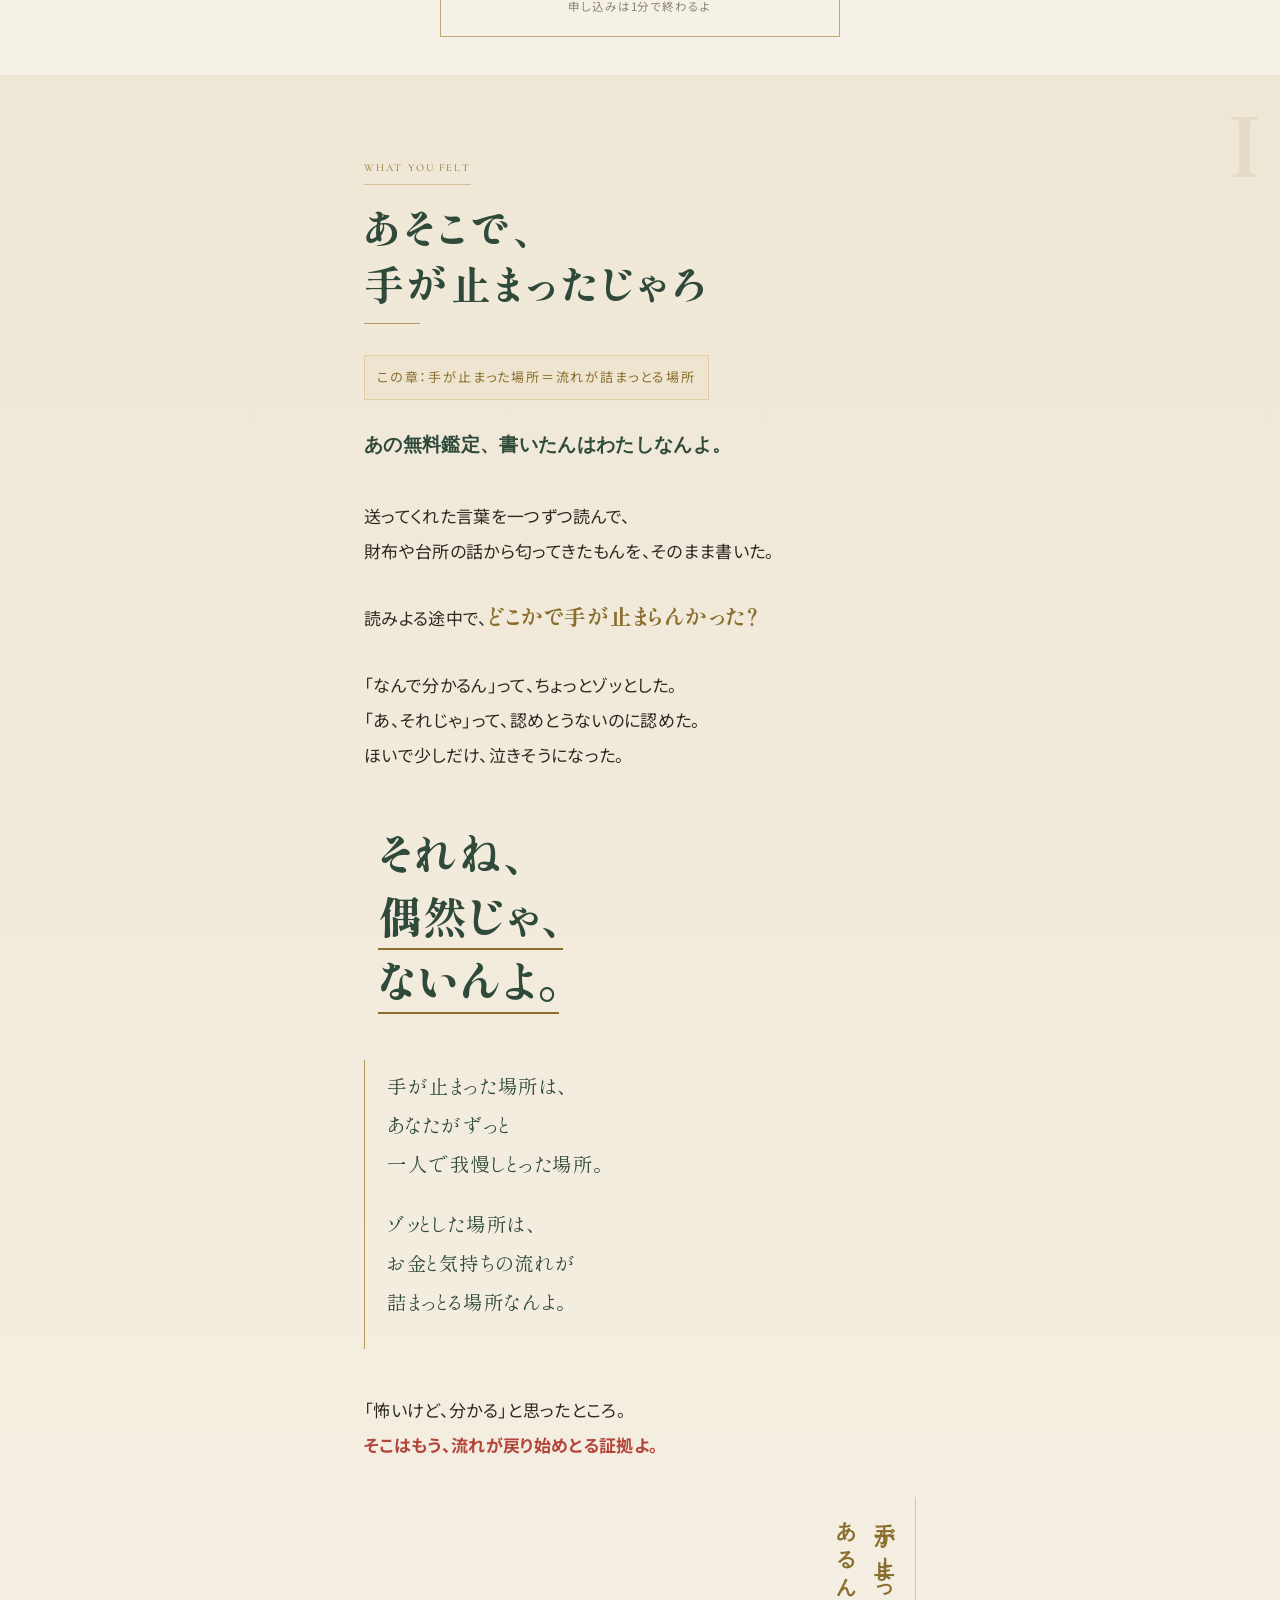
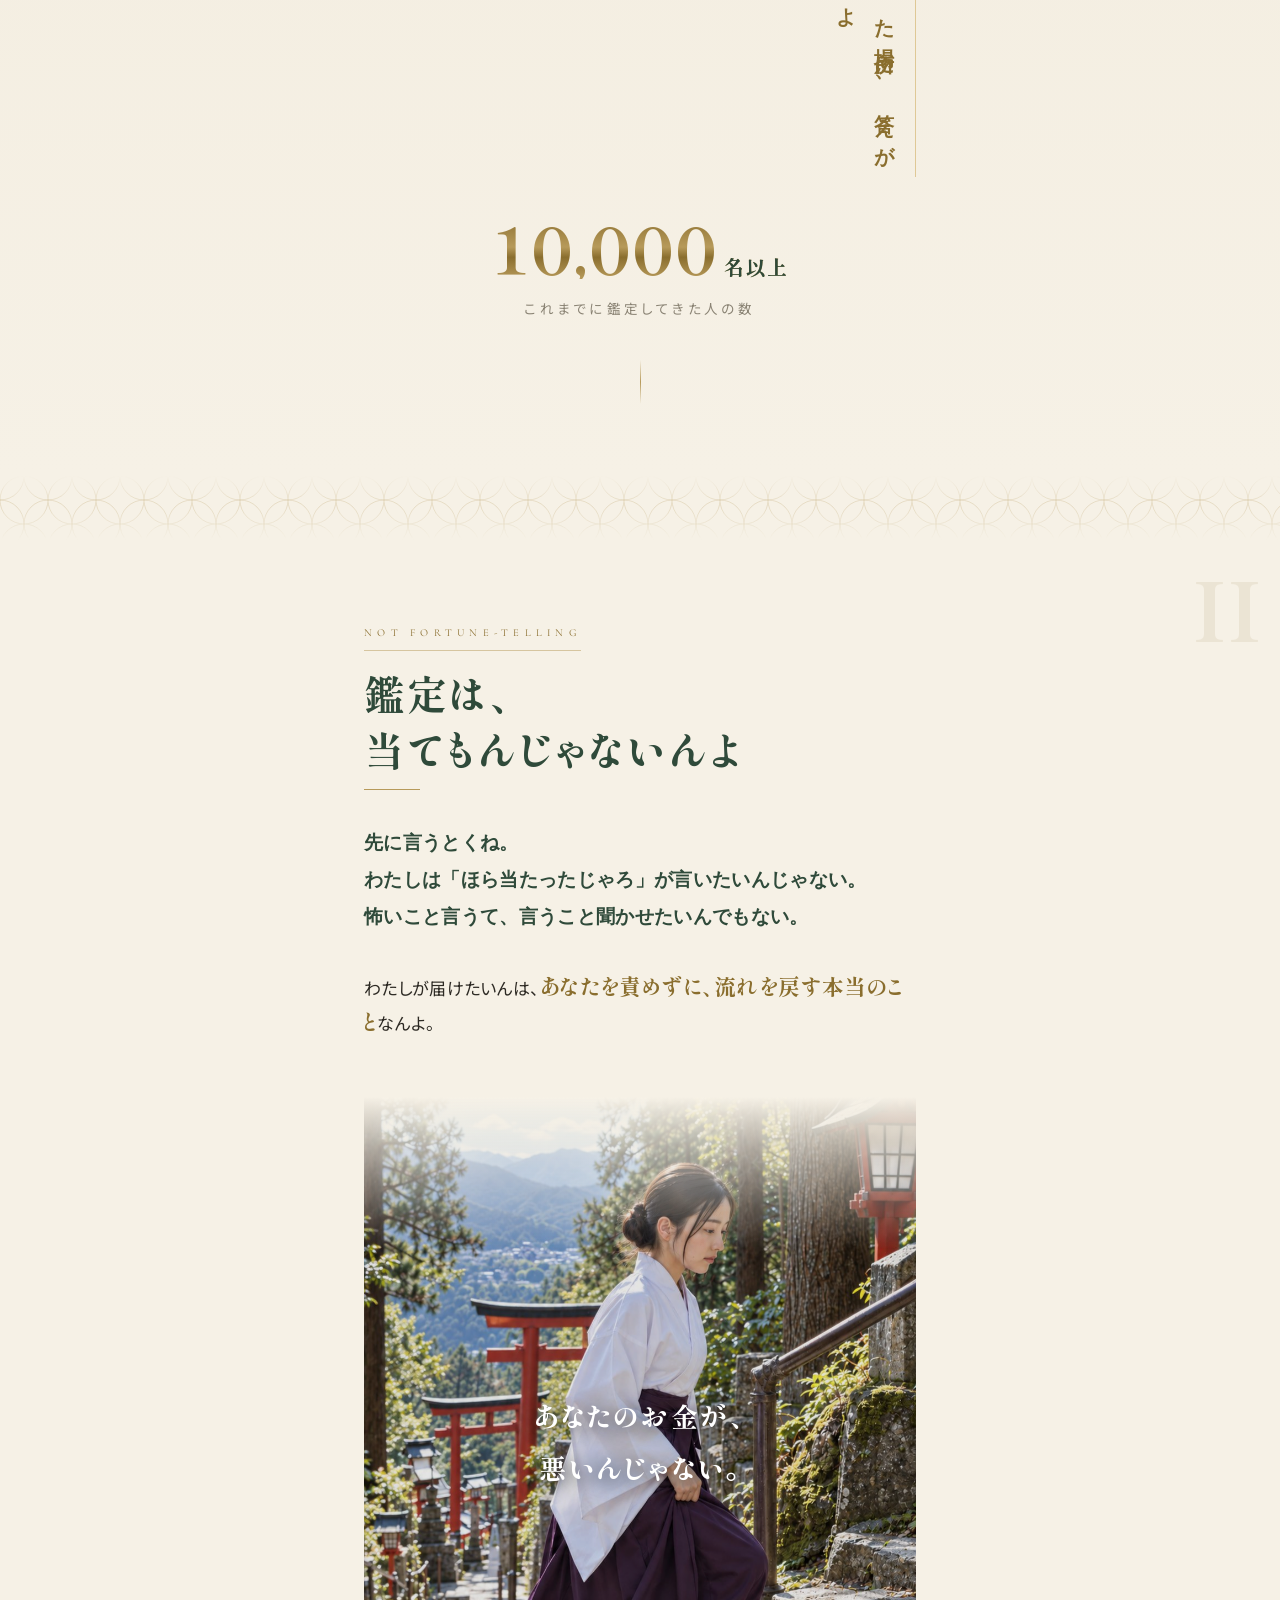
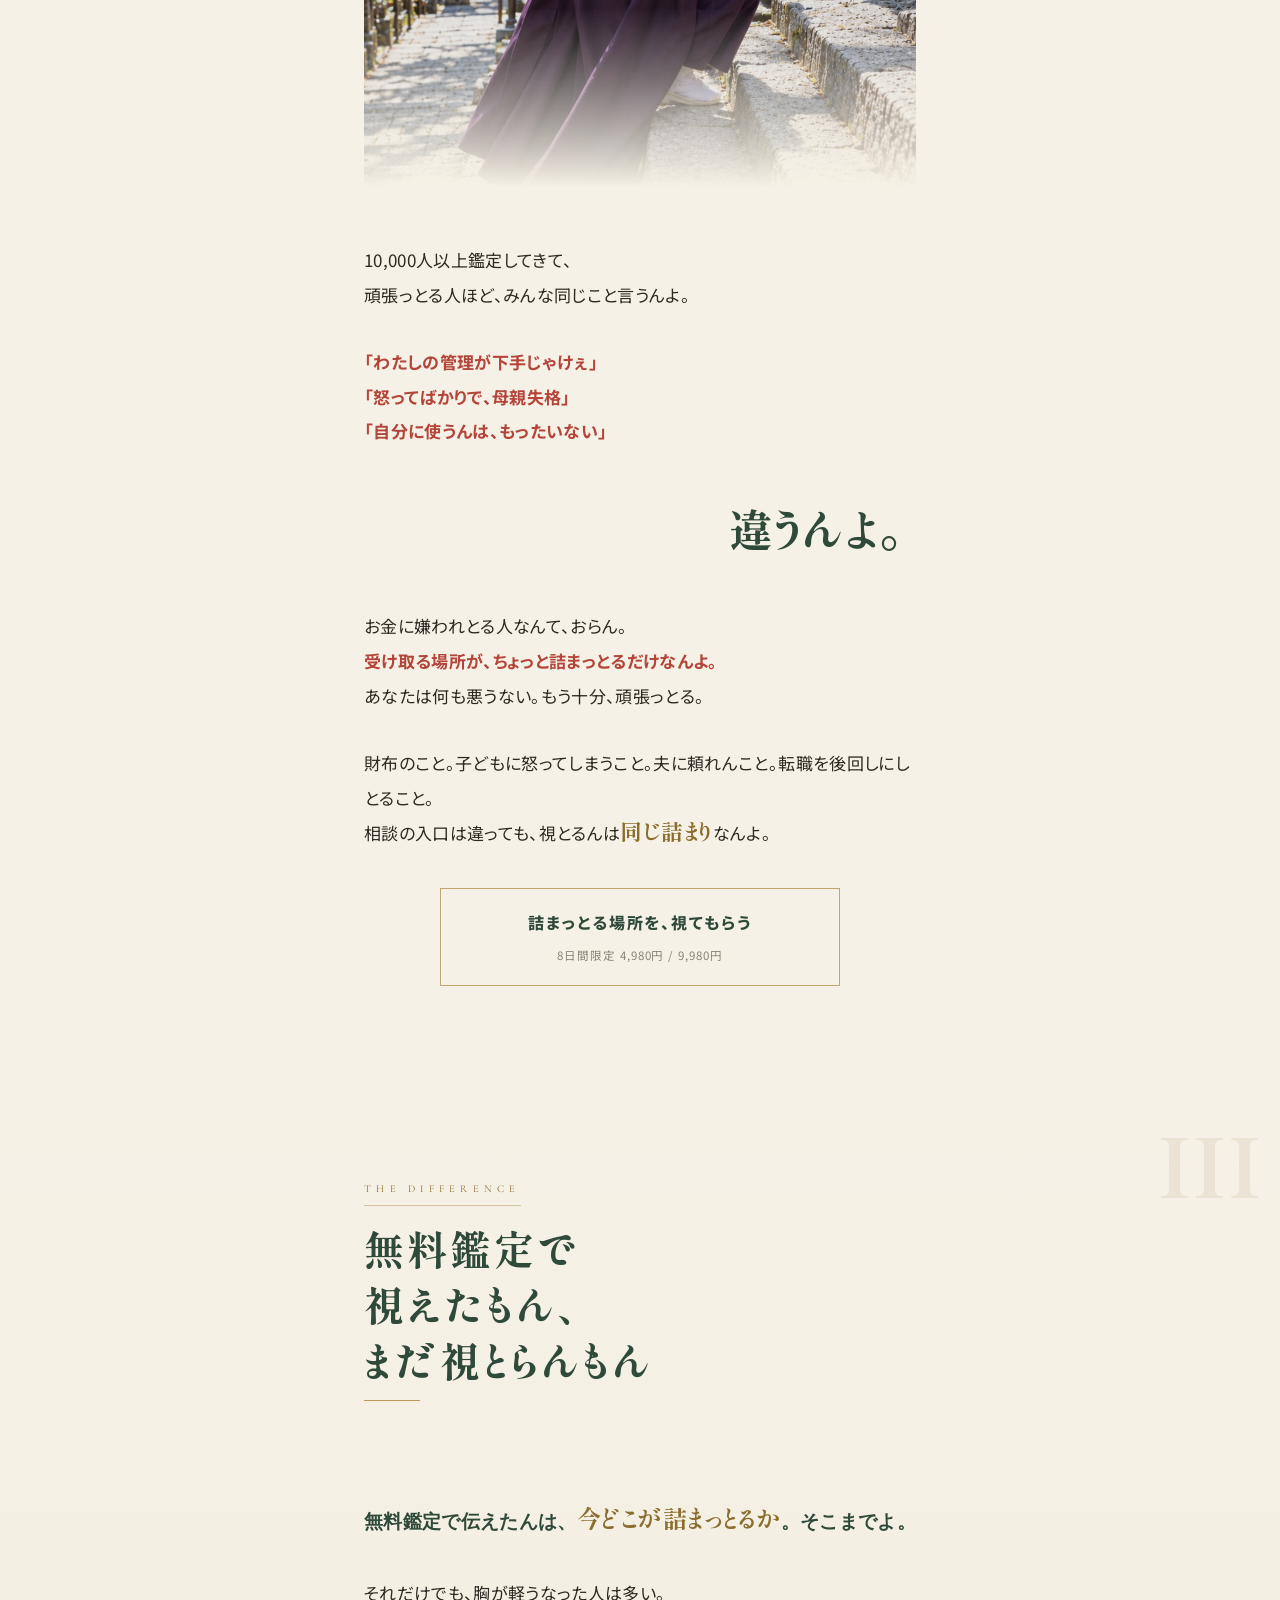
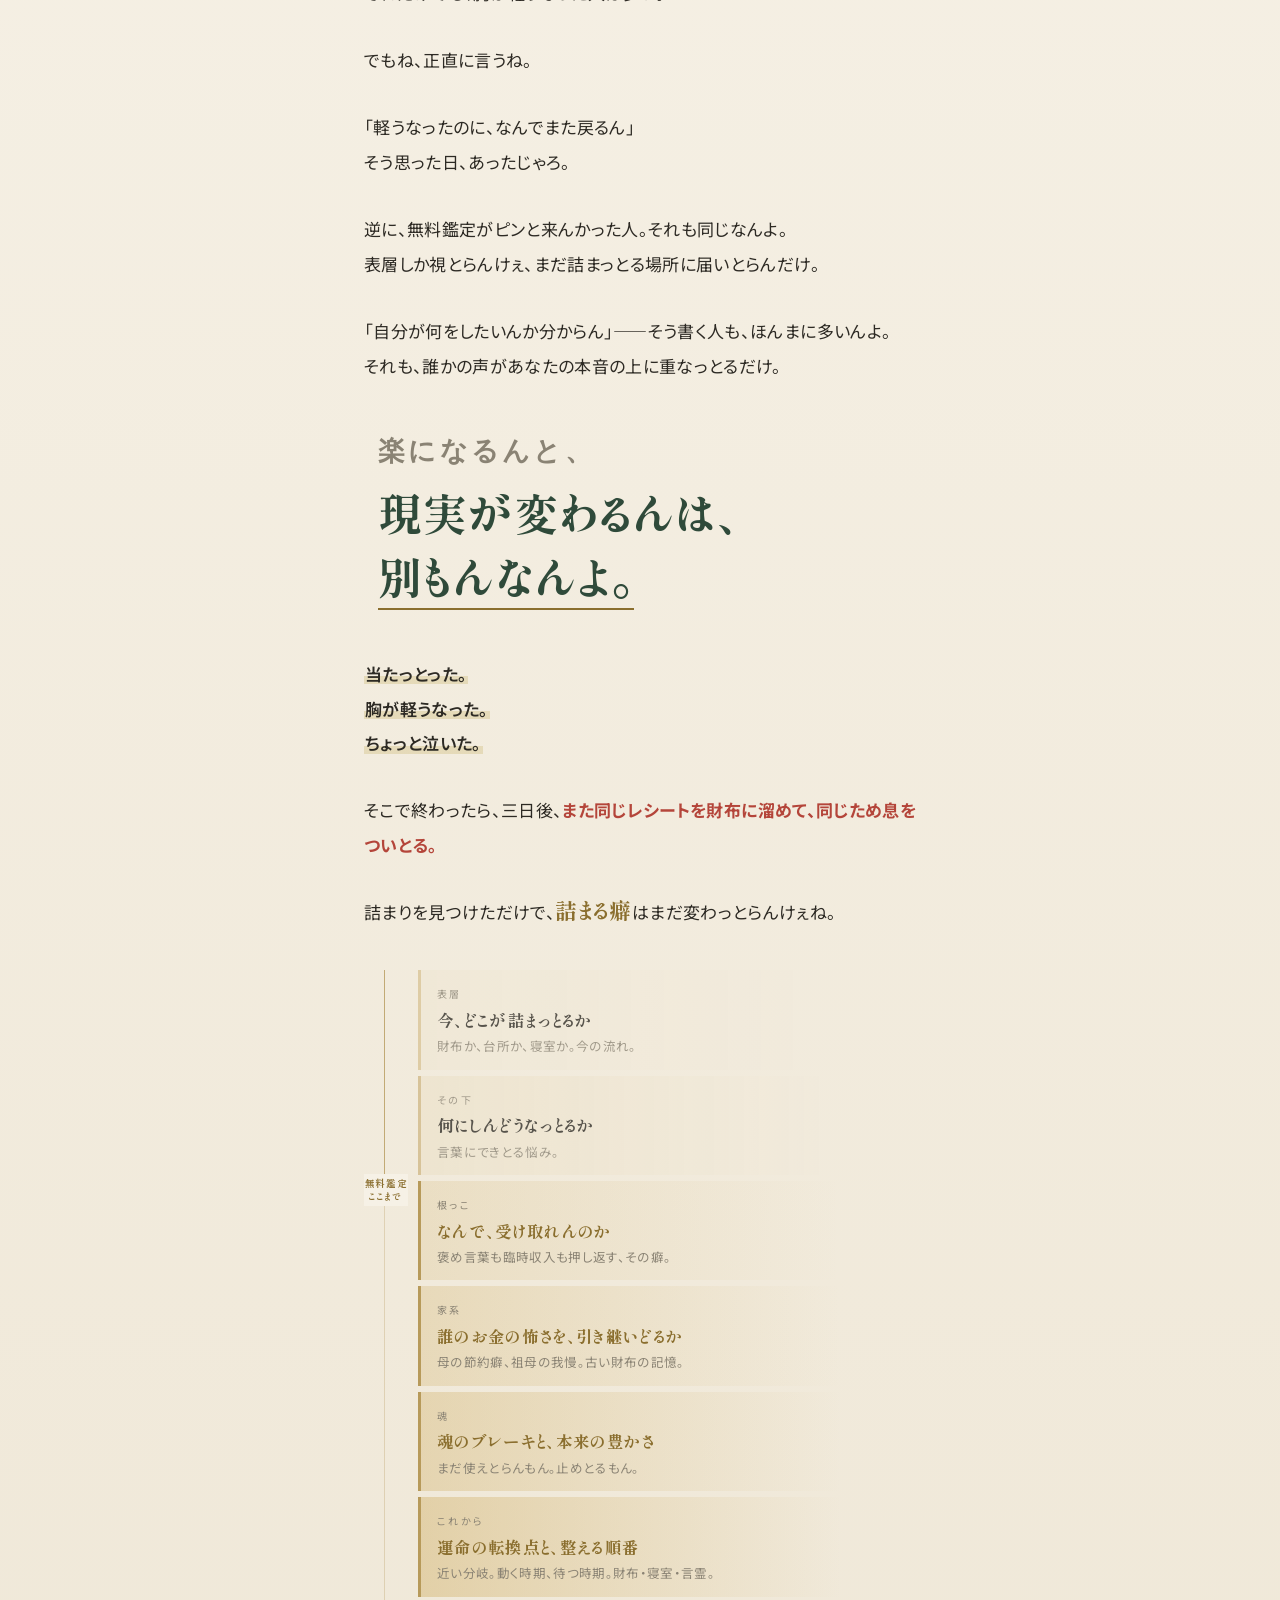
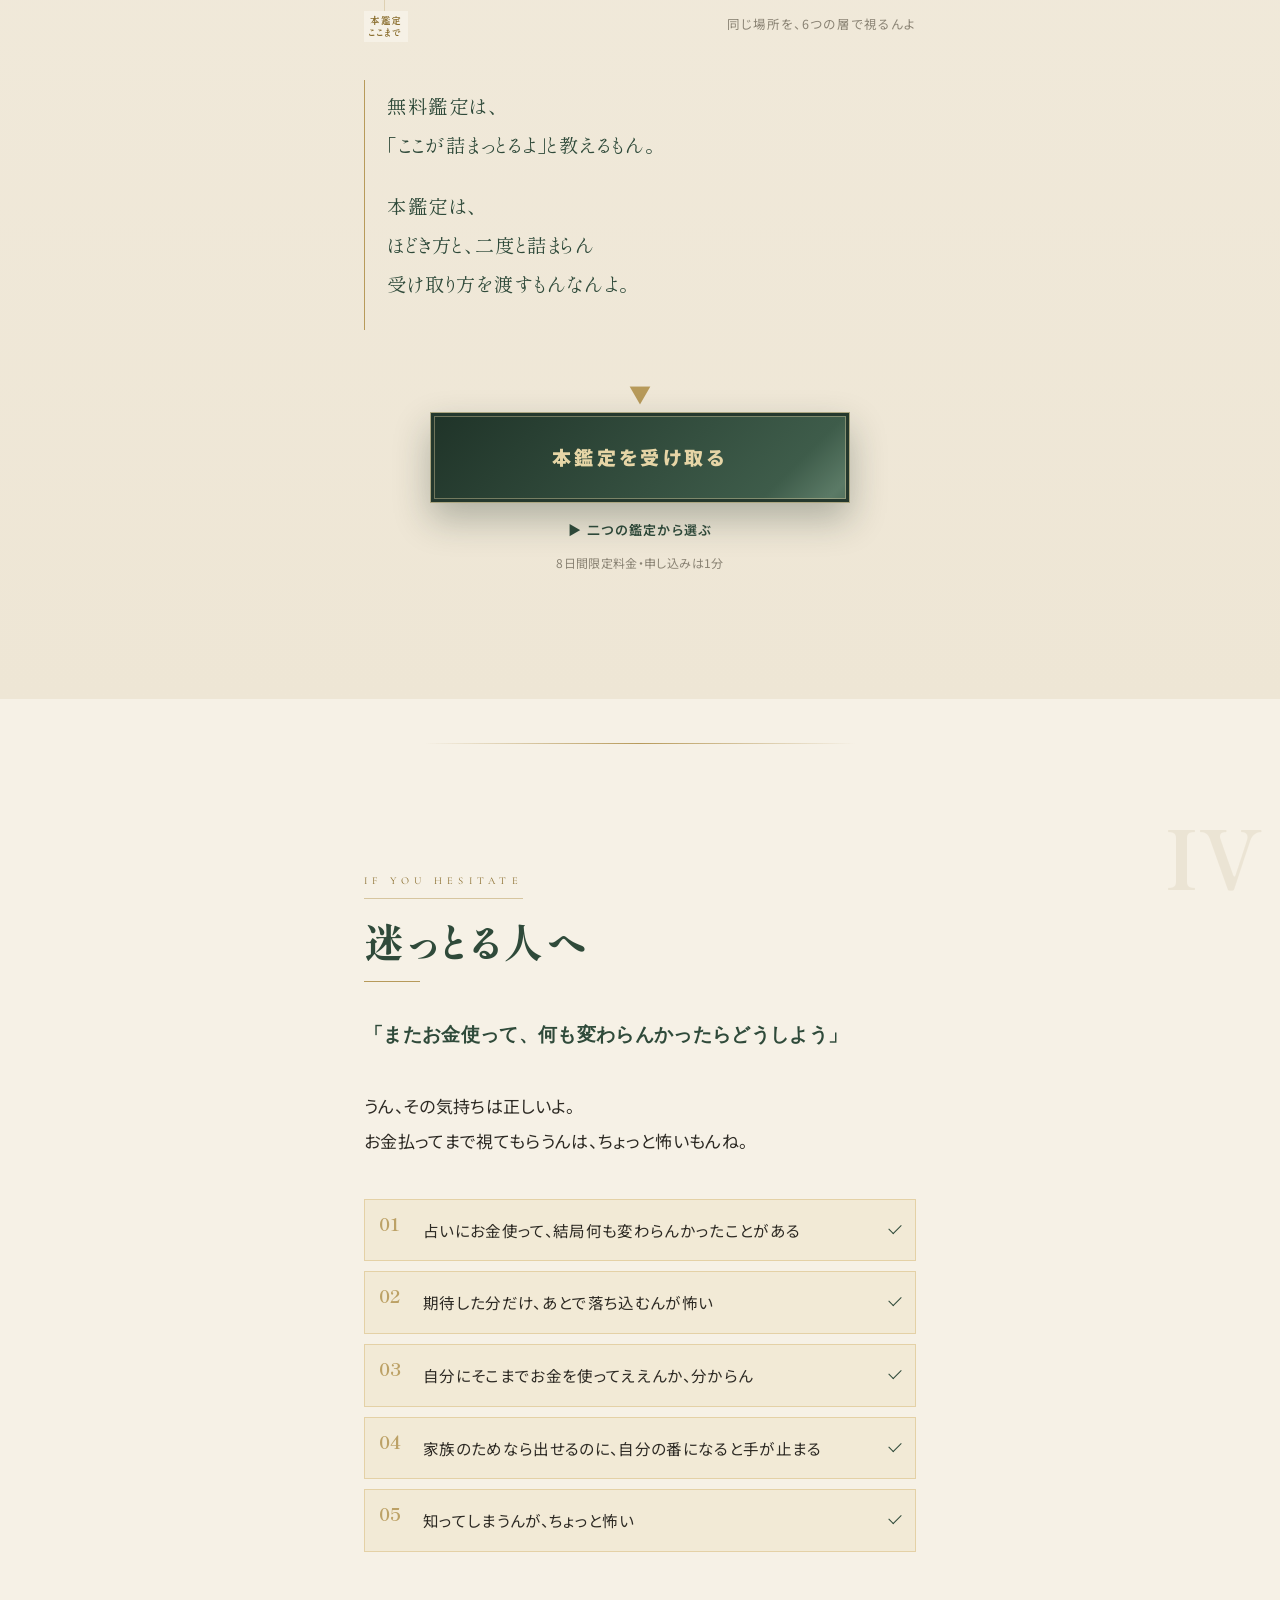
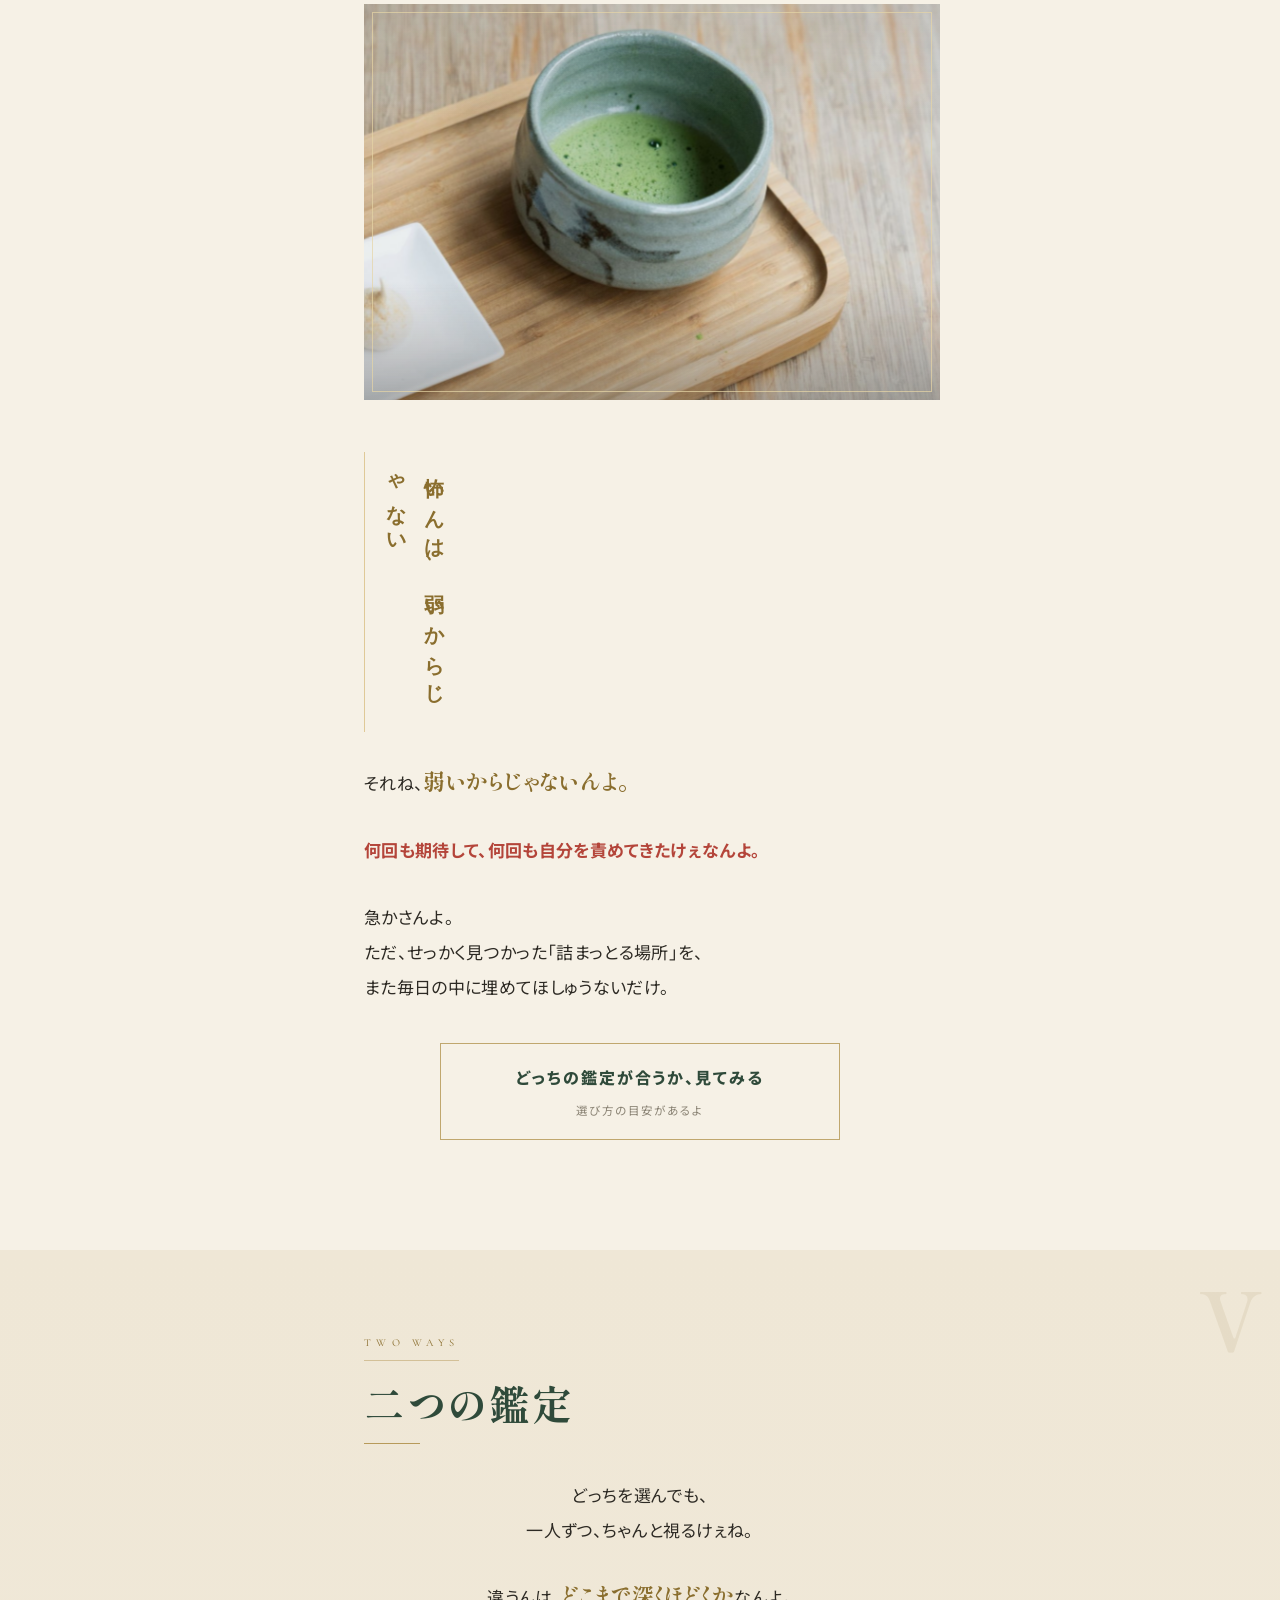
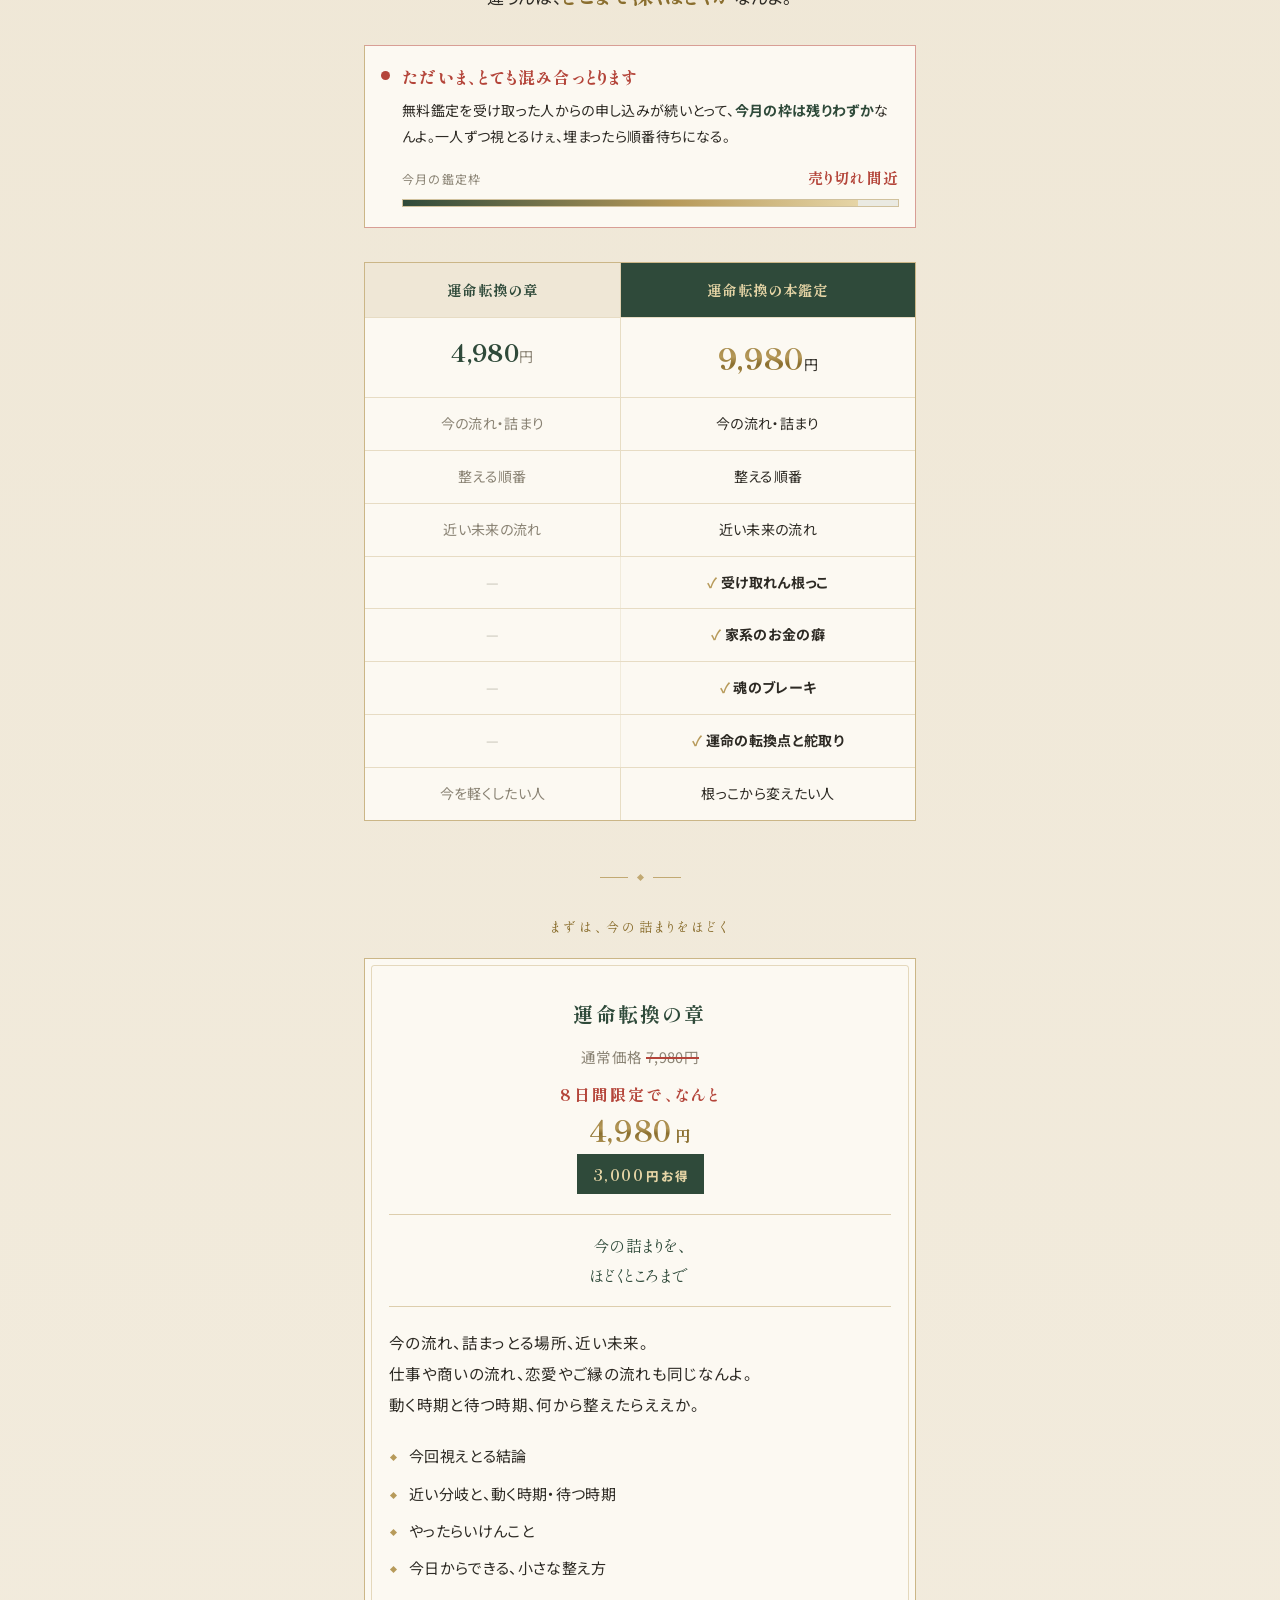
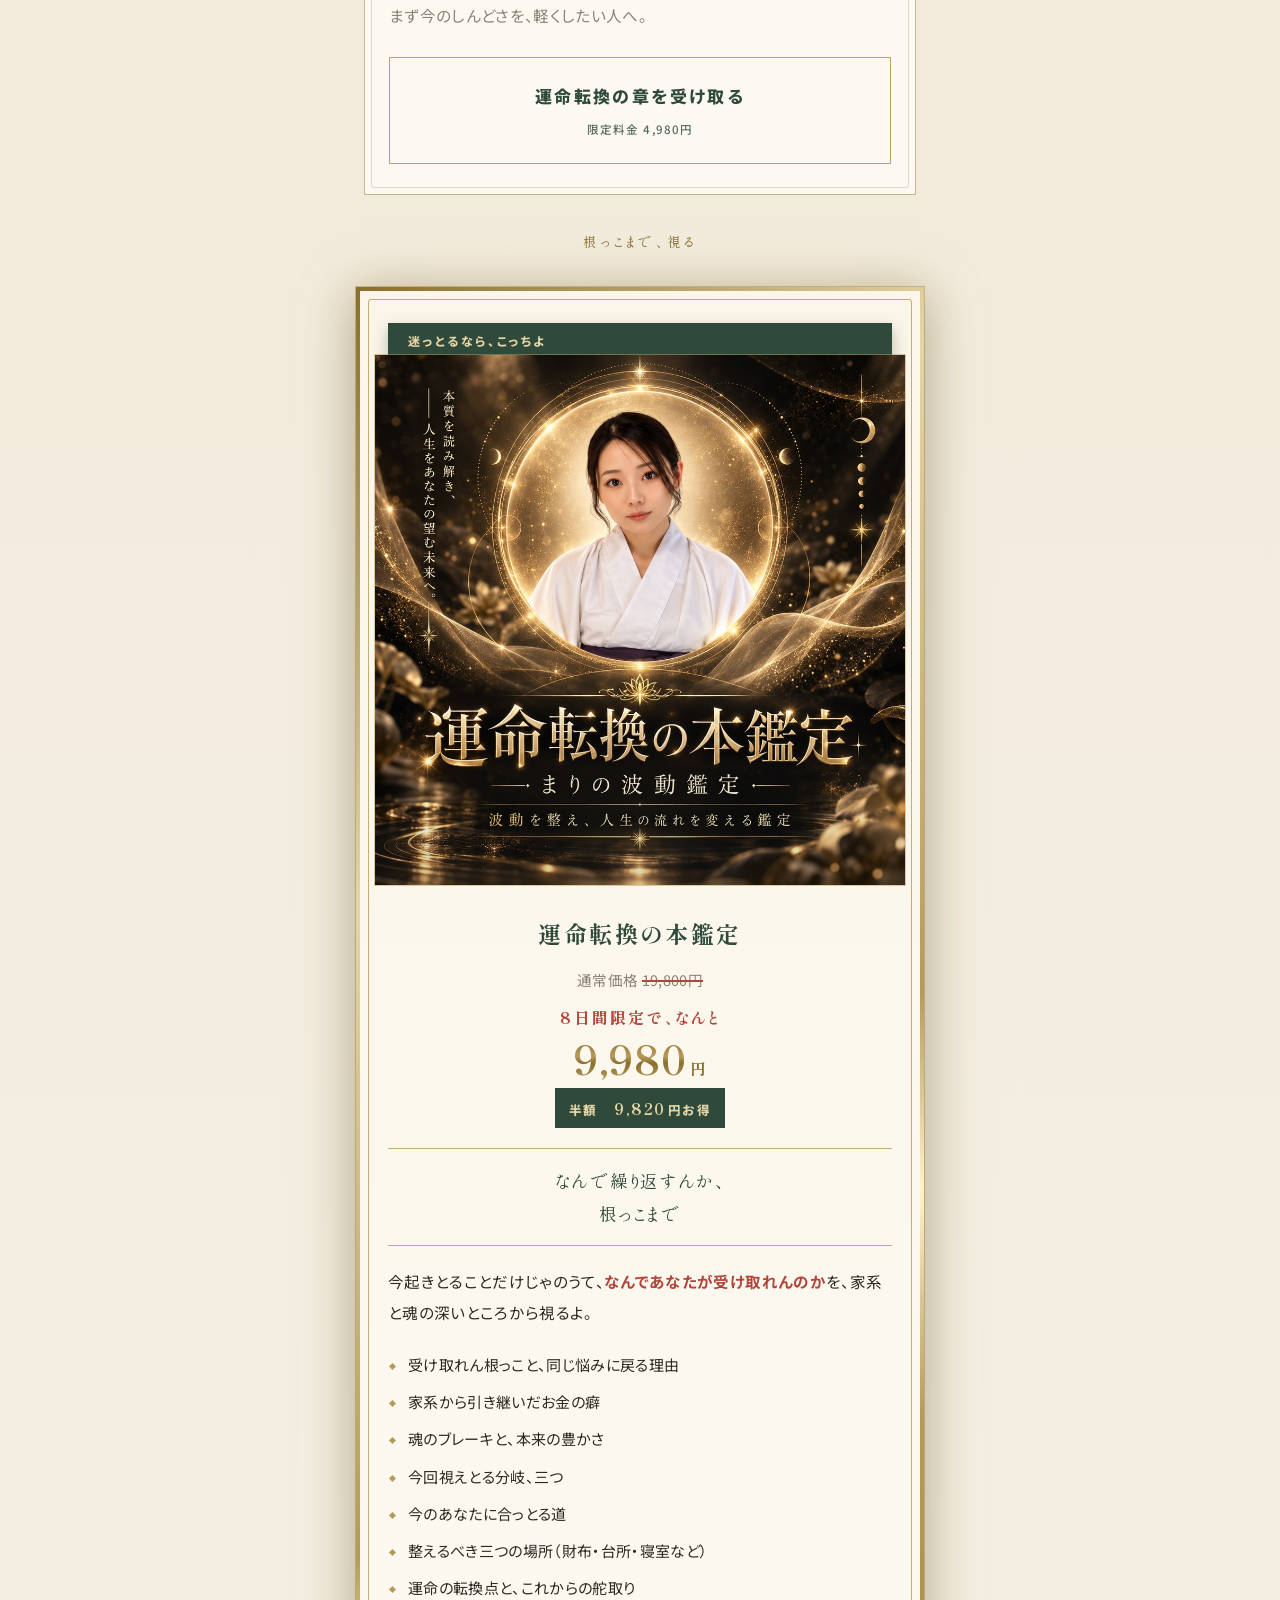
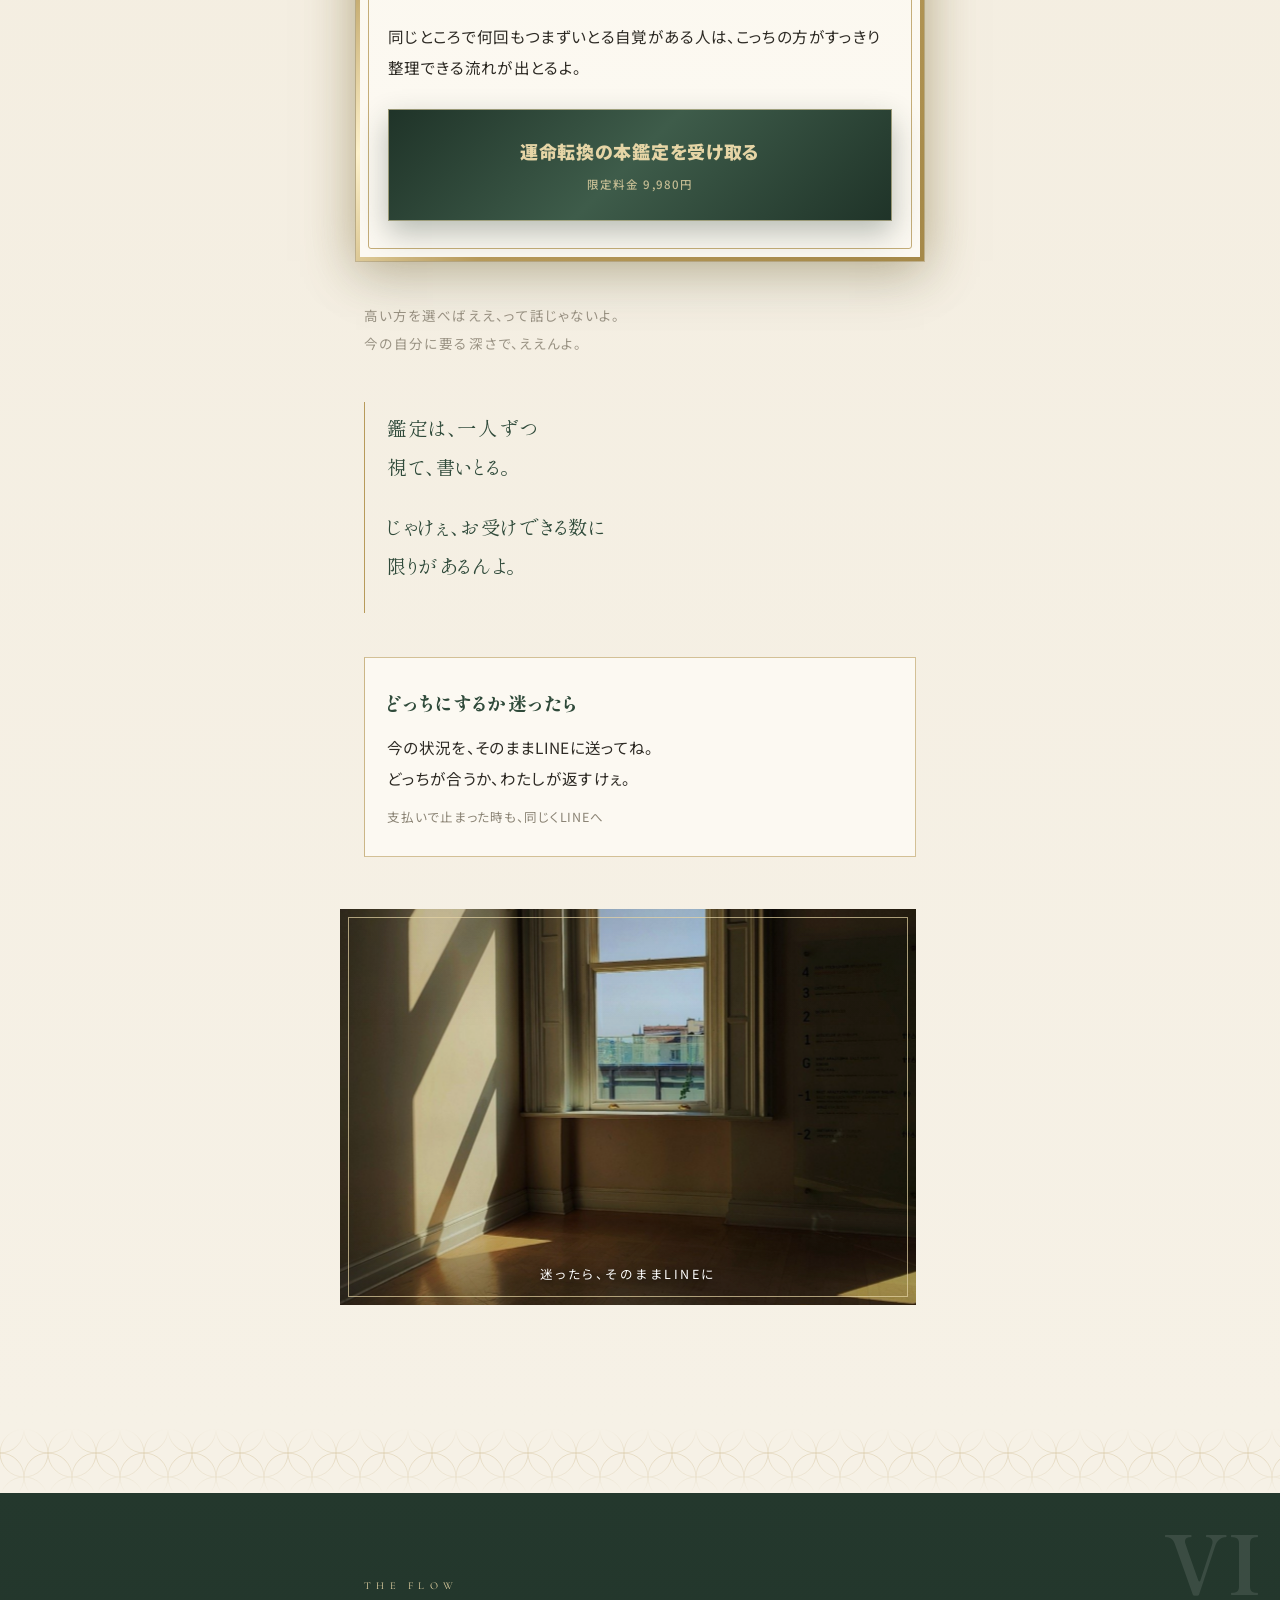
<file: kantei/index.html>
<!doctype html>
<html lang="ja">
<head>
<meta charset="utf-8">
<meta name="viewport" content="width=device-width, initial-scale=1, viewport-fit=cover">
<meta name="robots" content="noindex">
<meta name="theme-color" content="#F6F1E6">
<title>運命転換の本鑑定｜無料鑑定を受け取ったあなたへ</title>
<link rel="preconnect" href="https://fonts.googleapis.com">
<link rel="preconnect" href="https://fonts.gstatic.com" crossorigin>
<link href="https://fonts.googleapis.com/css2?family=Shippori+Mincho+B1:wght@400;600;700;800&family=Noto+Sans+JP:wght@400;500;700&family=Cormorant+Garamond:wght@300;500;600&display=swap" rel="stylesheet">
<link rel="stylesheet" href="../assets/lp.css?v=202609102219">
<link rel="stylesheet" href="../assets/theme-mari.css?v=202609102219">
</head>
<!-- 限定料金：初回閲覧日の8日後の24時まで。STORES側で価格を戻す運用が前提。通常価格は要確認（暫定）。購入URLは確定済み -->
<body class="ed" data-deadline-key="mari_kantei" data-deadline-days="8">

<div class="prog" aria-hidden="true"><i id="progbar"></i></div>

<!-- ============ HERO ============ -->
<header class="hero">
  <div class="hero-person">
    <img src="../img/mari/m_hero2.jpg" alt="まり" fetchpriority="high">
  </div>
  <div class="particles" aria-hidden="true" id="particles"></div>
  <div class="hero-copy">
    <div class="lead rv">運命転換の本鑑定</div>
    <h1 class="lines"><span class="ln">あの鑑定で</span><br><span class="ln">視えたんは、</span><br><span class="ln gg">まだ半分なんよ</span></h1>
    <div class="tag rv">無料鑑定を受け取った方へ</div>
    <div class="scrollcue rv"><span class="lat">SCROLL</span><i></i></div>
  </div>
</header>

<!-- 8日間限定料金（冒頭） -->
<div class="limited">
  <div class="limbox rv">
    <span class="lt">8日間限定</span>
    <div class="lh">無料鑑定を受け取った人だけの、<br><span class="g">8日間だけの料金</span>なんよ</div>
    <!-- ▼ 要確認: 通常価格（暫定） -->
    <div class="ld">運命転換の本鑑定　通常 19,800円 →　<b>9,980円</b><br>運命転換の章　通常 7,980円 →　<b>4,980円</b></div>
    <div class="ln2">このページを初めて開いた日を基準に、8日後の24時まで。再読み込みしても残り時間は戻りません。</div>
    <div class="cd" aria-label="残り時間">
      <div class="u"><b data-d>-</b><i>日</i></div><div class="sep">:</div>
      <div class="u"><b data-h>--</b><i>時間</i></div><div class="sep">:</div>
      <div class="u"><b data-m>--</b><i>分</i></div><div class="sep">:</div>
      <div class="u s"><b data-s>--</b><i>秒</i></div>
    </div>
    <div class="cd-expired">この料金でのご案内は終わっとります。<br>それでも視てほしい人は、LINEにそのまま送ってね。</div>
    <div class="ln2">8日後の24時を過ぎたら、通常料金に戻るけぇね</div>
    <div class="stock">
      <div class="sl"><span>今月お受けできる鑑定枠</span><b>残りわずか</b></div>
      <div class="bar"><i style="--fill:92%"></i></div>
      <div class="sn">一人ずつ視とるけぇ、埋まったら順番待ちになるんよ</div>
    </div>
  </div>
</div>

<a class="minicta rv" href="#item" style="margin-top:26px">限定料金で鑑定を見る<span class="s">申し込みは1分で終わるよ</span></a>


<!-- ============ I 手が止まった場所 ============ -->
<section class="s-ai">
  <div class="wrap">
    <div class="chapno">I</div>
    <div class="eyebrow lat">What you felt</div>
    <h2 class="lines"><span class="ln">あそこで、</span><br><span class="ln">手が止まったじゃろ</span></h2>
    <div class="gline"></div>
    <span class="tl rv">この章：手が止まった場所＝流れが詰まっとる場所</span>

    <div class="stag">
      <p class="lead-p">あの無料鑑定、書いたんはわたしなんよ。</p>
      <p>送ってくれた言葉を一つずつ読んで、<br>財布や台所の話から匂ってきたもんを、そのまま書いた。</p>
      <p>読みよる途中で、<span class="ew">どこかで手が止まらんかった？</span></p>
      <p>「なんで分かるん」って、ちょっとゾッとした。<br>「あ、それじゃ」って、認めとうないのに認めた。<br>ほいで少しだけ、泣きそうになった。</p>
    </div>
    <div class="big rv-b">それね、<br><span class="wipe">偶然じゃ、<br>ないんよ。</span></div>

    <div class="quote stag">
      <p>手が止まった場所は、<br>あなたがずっと<br>一人で我慢しとった場所。</p>
      <p>ゾッとした場所は、<br>お金と気持ちの流れが<br>詰まっとる場所なんよ。</p>
    </div>

    <div class="rv">
      <p>「怖いけど、分かる」と思ったところ。<br><strong>そこはもう、流れが戻り始めとる証拠よ。</strong></p>
    </div>

    <div class="tate rv">手が止まった場所に、答えがあるんよ</div>

    <div class="stat rv">
      <div class="num"><span data-count="10000">0</span><span class="unit">名以上</span></div>
      <div class="lbl">これまでに鑑定してきた人の数</div>
    </div>
    <div class="vline" aria-hidden="true"></div>

  </div>
</section>

<div class="band" aria-hidden="true"></div>

<!-- ============ II 当てもんじゃない ============ -->
<section class="s-dark">
  <div class="wrap">
    <div class="chapno">II</div>
    <div class="eyebrow lat">Not fortune-telling</div>
    <h2 class="lines"><span class="ln">鑑定は、</span><br><span class="ln">当てもんじゃないんよ</span></h2>
    <div class="gline"></div>

    <div class="stag">
      <p class="lead-p">先に言うとくね。<br>わたしは「ほら当たったじゃろ」が言いたいんじゃない。<br>怖いこと言うて、言うこと聞かせたいんでもない。</p>
      <p>わたしが届けたいんは、<span class="ew">あなたを責めずに、流れを戻す本当のこと</span>なんよ。</p>
    </div>

    <div class="ph-full px rv-s">
      <img src="../img/mari/m_wide2.jpg" alt="参道を上るまり" loading="lazy" decoding="async">
      <div class="ov rv-b">あなたのお金が、<br>悪いんじゃない。</div>
    </div>

    <div class="stag">
      <p>10,000人以上鑑定してきて、<br>頑張っとる人ほど、みんな同じこと言うんよ。</p>
      <p><span class="shu">「わたしの管理が下手じゃけぇ」</span><br><span class="shu">「怒ってばかりで、母親失格」</span><br><span class="shu">「自分に使うんは、もったいない」</span></p>
    </div>
    <div class="big rv-b">違うんよ。</div>
    <div class="rv">
      <p>お金に嫌われとる人なんて、おらん。<br><strong>受け取る場所が、ちょっと詰まっとるだけなんよ。</strong><br>あなたは何も悪うない。もう十分、頑張っとる。</p>
      <p>財布のこと。子どもに怒ってしまうこと。夫に頼れんこと。転職を後回しにしとること。<br>相談の入口は違っても、視とるんは<span class="ew">同じ詰まり</span>なんよ。</p>
    </div>

    <a class="minicta rv" href="#item">詰まっとる場所を、視てもらう<span class="s">8日間限定 4,980円 / 9,980円</span></a>
  </div>
</section>

<!-- ============ III 視えたもん／まだ視とらんもん ============ -->
<section class="s-ai-r">
  <div class="wrap">
    <div class="chapno">III</div>
    <div class="eyebrow lat">The difference</div>
    <h2 class="lines"><span class="ln">無料鑑定で</span><br><span class="ln">視えたもん、</span><br><span class="ln">まだ視とらんもん</span></h2>
    <div class="gline"></div>
    <span class="tl rv">この章：無料は2層まで。本鑑定は6層</span>

    <div class="stag">
      <p class="lead-p">無料鑑定で伝えたんは、<span class="ew">今どこが詰まっとるか</span>。そこまでよ。</p>
      <p>それだけでも、胸が軽うなった人は多い。</p>
      <p>でもね、正直に言うね。</p>
      <p>「軽うなったのに、なんでまた戻るん」<br>そう思った日、あったじゃろ。</p>
      <p>逆に、無料鑑定がピンと来んかった人。それも同じなんよ。<br>表層しか視とらんけぇ、まだ詰まっとる場所に届いとらんだけ。</p>
      <p>「自分が何をしたいんか分からん」——そう書く人も、ほんまに多いんよ。<br>それも、誰かの声があなたの本音の上に重なっとるだけ。</p>
    </div>

    <div class="big rv-b"><span class="s">楽になるんと、</span>現実が変わるんは、<br><span class="wipe">別もんなんよ。</span></div>

    <div class="stag">
      <p><span class="mk">当たっとった。</span><br><span class="mk">胸が軽うなった。</span><br><span class="mk">ちょっと泣いた。</span></p>
      <p>そこで終わったら、三日後、<strong>また同じレシートを財布に溜めて、同じため息をついとる。</strong></p>
      <p>詰まりを見つけただけで、<span class="ew">詰まる癖</span>はまだ変わっとらんけぇね。</p>
    </div>

    <div class="strata rv" style="--free-h:33%">
      <div class="gauge" aria-hidden="true"><i class="g1"></i><i class="g2"></i><b class="l1">無料鑑定<br>ここまで</b><b class="l2">本鑑定<br>ここまで</b></div>
      <div class="layer free" style="--d:0"><span class="lv">表層</span><b>今、どこが詰まっとるか</b><small>財布か、台所か、寝室か。今の流れ。</small></div>
      <div class="layer free" style="--d:1"><span class="lv">その下</span><b>何にしんどうなっとるか</b><small>言葉にできとる悩み。</small></div>
      <div class="layer deep" style="--d:2"><span class="lv">根っこ</span><b>なんで、受け取れんのか</b><small>褒め言葉も臨時収入も押し返す、その癖。</small></div>
      <div class="layer deep" style="--d:3"><span class="lv">家系</span><b>誰のお金の怖さを、引き継いどるか</b><small>母の節約癖、祖母の我慢。古い財布の記憶。</small></div>
      <div class="layer deep" style="--d:4"><span class="lv">魂</span><b>魂のブレーキと、本来の豊かさ</b><small>まだ使えとらんもん。止めとるもん。</small></div>
      <div class="layer deep" style="--d:5"><span class="lv">これから</span><b>運命の転換点と、整える順番</b><small>近い分岐。動く時期、待つ時期。財布・寝室・言霊。</small></div>
      <div class="cap">同じ場所を、6つの層で視るんよ</div>
    </div>

    <div class="quote stag">
      <p>無料鑑定は、<br>「ここが詰まっとるよ」と教えるもん。</p>
      <p>本鑑定は、<br>ほどき方と、二度と詰まらん<br>受け取り方を渡すもんなんよ。</p>
    </div>

    <a class="cta rv" href="#item">
      <span class="arrow">▼</span>
      <span class="btn">本鑑定を受け取る</span>
      <span class="sub">▶ 二つの鑑定から選ぶ</span>
      <span class="micro">8日間限定料金・申し込みは1分</span>
    </a>
  </div>
</section>

<div class="wrap"><div class="growline"></div></div>

<!-- ============ IV 迷っとる人へ ============ -->
<section class="s-dark">
  <div class="wrap">
    <div class="chapno">IV</div>
    <div class="eyebrow lat">If you hesitate</div>
    <h2 class="lines"><span class="ln">迷っとる人へ</span></h2>
    <div class="gline"></div>

    <div class="stag">
      <p class="lead-p">「またお金使って、何も変わらんかったらどうしよう」</p>
      <p>うん、その気持ちは正しいよ。<br>お金払ってまで視てもらうんは、ちょっと怖いもんね。</p>
    </div>

    <ul class="chk rv">
      <li>占いにお金使って、結局何も変わらんかったことがある</li>
      <li>期待した分だけ、あとで落ち込むんが怖い</li>
      <li>自分にそこまでお金を使ってええんか、分からん</li>
      <li>家族のためなら出せるのに、自分の番になると手が止まる</li>
      <li>知ってしまうんが、ちょっと怖い</li>
    </ul>

    <div class="ph wide px rv-s">
      <img src="../img/mari/tea_01.jpg" alt="湯呑みとお茶" loading="lazy" decoding="async">
    </div>

    <div class="tate l rv">怖いんは、弱いからじゃない</div>

    <div class="stag">
      <p>それね、<span class="ew">弱いからじゃないんよ。</span></p>
      <p><strong>何回も期待して、何回も自分を責めてきたけぇなんよ。</strong></p>
      <p>急かさんよ。<br>ただ、せっかく見つかった「詰まっとる場所」を、<br>また毎日の中に埋めてほしゅうないだけ。</p>
    </div>

    <a class="minicta rv" href="#item">どっちの鑑定が合うか、見てみる<span class="s">選び方の目安があるよ</span></a>
  </div>
</section>

<!-- ============ V 商品 ============ -->
<section class="s-ai" id="item" data-sticky-hide>
  <div class="wrap">
    <div class="chapno">V</div>
    <div class="eyebrow lat">Two ways</div>
    <h2 class="lines"><span class="ln">二つの鑑定</span></h2>
    <div class="gline"></div>

    <div class="stag">
      <p class="tc">どっちを選んでも、<br>一人ずつ、ちゃんと視るけぇね。</p>
      <p class="tc">違うんは、<span class="ew">どこまで深くほどくか</span>なんよ。</p>
    </div>

    <div class="crowd hot rv">
      <span class="dot"></span>
      <div>
        <div class="ct">ただいま、とても混み合っとります</div>
        無料鑑定を受け取った人からの申し込みが続いとって、<b>今月の枠は残りわずか</b>なんよ。一人ずつ視とるけぇ、埋まったら順番待ちになる。
        <div class="stock">
          <div class="sl"><span>今月の鑑定枠</span><b>売り切れ間近</b></div>
          <div class="bar"><i style="--fill:92%"></i></div>
        </div>
      </div>
    </div>

    <div class="vs stag">
      <div class="r hd"><div class="c">運命転換の章</div><div class="c">運命転換の本鑑定</div></div>
      <div class="r pr"><div class="c"><span class="v">4,980</span>円</div><div class="c"><span class="v">9,980</span>円</div></div>
      <div class="r"><div class="c">今の流れ・詰まり</div><div class="c">今の流れ・詰まり</div></div>
      <div class="r"><div class="c">整える順番</div><div class="c">整える順番</div></div>
      <div class="r"><div class="c">近い未来の流れ</div><div class="c">近い未来の流れ</div></div>
      <div class="r"><div class="c dash">—</div><div class="c tick">受け取れん根っこ</div></div>
      <div class="r"><div class="c dash">—</div><div class="c tick">家系のお金の癖</div></div>
      <div class="r"><div class="c dash">—</div><div class="c tick">魂のブレーキ</div></div>
      <div class="r"><div class="c dash">—</div><div class="c tick">運命の転換点と舵取り</div></div>
      <div class="r"><div class="c">今を軽くしたい人</div><div class="c">根っこから変えたい人</div></div>
    </div>

    <div class="breath" aria-hidden="true"><i></i></div>
    <div class="pre rv">まずは、今の詰まりをほどく</div>
    <!-- 運命転換の章 -->
    <div class="item rv">
      <div class="pname">運命転換の章</div>
      <div class="pr-stage">
        <div class="was">通常価格 <s>7,980円</s></div>
        <div class="nanto">8日間限定で、なんと</div>
        <div class="price"><span class="num-gold">4,980</span><small>円</small></div>
        <span class="off"><b>3,000</b>円お得</span>
      </div>
      <div class="goal">今の詰まりを、<br>ほどくところまで</div>
      <p>今の流れ、詰まっとる場所、近い未来。<br>仕事や商いの流れ、恋愛やご縁の流れも同じなんよ。<br>動く時期と待つ時期、何から整えたらええか。</p>
      <ul>
        <li>今回視えとる結論</li>
        <li>近い分岐と、動く時期・待つ時期</li>
        <li>やったらいけんこと</li>
        <li>今日からできる、小さな整え方</li>
      </ul>
      <p class="honest">まず今のしんどさを、軽くしたい人へ。</p>
      <a class="pbtn" href="https://pmsdqb4c2p0emj0yagvc.stores.jp/items/6a07bf94a30c094a7c775800" target="_blank" rel="noopener">運命転換の章を受け取る<span class="s">限定料金 4,980円</span></a>
    </div>

    <div class="pre rv">根っこまで、視る</div>
    <!-- 運命転換の本鑑定（推奨） -->
    <div class="item rec">
      <div class="badge">迷っとるなら、こっちよ</div>
      <div class="thumb"><img src="../img/mari/thumb_unmei_hon2.jpg" alt="運命転換の本鑑定" loading="lazy" decoding="async"></div>
      <div class="pname">運命転換の本鑑定</div>
      <div class="pr-stage">
        <div class="was">通常価格 <s>19,800円</s></div>
        <div class="nanto">8日間限定で、なんと</div>
        <div class="price"><span class="num-gold">9,980</span><small>円</small></div>
        <span class="off">半額　<b>9,820</b>円お得</span>
      </div>
      <div class="goal">なんで繰り返すんか、<br>根っこまで</div>
      <p>今起きとることだけじゃのうて、<strong>なんであなたが受け取れんのか</strong>を、家系と魂の深いところから視るよ。</p>
      <ul>
        <li>受け取れん根っこと、同じ悩みに戻る理由</li>
        <li>家系から引き継いだお金の癖</li>
        <li>魂のブレーキと、本来の豊かさ</li>
        <li>今回視えとる分岐、三つ</li>
        <li>今のあなたに合っとる道</li>
        <li>整えるべき三つの場所（財布・台所・寝室など）</li>
        <li>運命の転換点と、これからの舵取り</li>
      </ul>
      <p>同じところで何回もつまずいとる自覚がある人は、こっちの方がすっきり整理できる流れが出とるよ。</p>
      <a class="pbtn" href="https://pmsdqb4c2p0emj0yagvc.stores.jp/items/6a0b170153ee8d925ab560a6" target="_blank" rel="noopener">運命転換の本鑑定を受け取る<span class="s">限定料金 9,980円</span></a>
    </div>

    <div class="whisper rv">
      高い方を選べばええ、って話じゃないよ。<br>今の自分に要る深さで、ええんよ。
    </div>

    <div class="quote stag">
      <p>鑑定は、一人ずつ<br>視て、書いとる。</p>
      <p>じゃけぇ、お受けできる数に<br>限りがあるんよ。</p>
    </div>

    <div class="linebox rv">
      <div class="lh">どっちにするか迷ったら</div>
      <p>今の状況を、そのままLINEに送ってね。<br>どっちが合うか、わたしが返すけぇ。</p>
      <div class="ls">支払いで止まった時も、同じくLINEへ</div>
    </div>

    <div class="ph wide px rv-s">
      <img src="../img/mari/window_02.jpg" alt="やわらかい光の部屋" loading="lazy" decoding="async">
      <div class="cap">迷ったら、そのままLINEに</div>
    </div>
  </div>
</section>

<div class="band" aria-hidden="true"></div>

<!-- ============ VI 受け取るまでの流れ（反転） ============ -->
<section class="s-light">
  <div class="wrap">
    <div class="chapno">VI</div>
    <div class="eyebrow lat">The flow</div>
    <h2 class="lines"><span class="ln">受け取るまでの流れ</span></h2>
    <div class="gline"></div>

    <div class="steps stag">
      <div class="st">
        <span class="when">申し込み</span>
        <h4>購入する</h4>
        <p>お名前（決済者名）、選んだ鑑定名、購入画面のスクショをLINEに送ってね。ここで一回、わたしが確認するよ。</p>
      </div>
      <div class="st">
        <span class="when">確認できたら</span>
        <h4>二回目の質問を送るね</h4>
        <p>ここが一番大事なところ。<br>今いちばんしんどい瞬間。認めとうなかったこと。夜にふっと出てくる気持ち。<br>上手に書かんでええよ。思いついたまま送ってね。</p>
      </div>
      <div class="st">
        <span class="when">返事をもろうてから</span>
        <h4>その言葉ごと、深く視る</h4>
        <p>もろうた言葉を一つずつ受け取って、財布や台所から匂ってくるもんを読むよ。<br>ここに時間をかけたいけぇ、<strong>二〜三日</strong>もらうね。</p>
      </div>
      <div class="st">
        <span class="when">仕上がったら</span>
        <h4>本鑑定書を届ける</h4>
        <p>読み終わったあとも置いとける長さで書くよ。何回でも読み返してね。</p>
      </div>
    </div>

    <div class="whisper rv">
      申し込んで、はい終わり、じゃないんよ。<br>
      あなたの言葉を聞いてから、書き始める。
    </div>

    <a class="cta rv" href="#item">
      <span class="arrow">▼</span>
      <span class="btn">鑑定を選ぶ</span>
      <span class="sub">▶ 8日間限定 4,980円 / 9,980円</span>
    </a>
  </div>
</section>

<div class="wrap"><div class="growline"></div></div>

<!-- ============ VII 声（反転） ============ -->
<section class="s-light">
  <div class="wrap">
    <div class="chapno">VII</div>
    <div class="eyebrow lat">Voices</div>
    <h2 class="lines"><span class="ln">受け取った人たちのこと</span></h2>
    <div class="gline"></div>

    <div class="rv"><p class="tc">届いたLINEを、そのまま載せとるよ。</p></div>

    <!-- 実際の感想スクショ（無加工・原寸比率のまま） -->
    <figure class="shot rv"><img src="../img/mari/voices/k_01.jpg" alt="受け取った人の感想" loading="lazy" decoding="async"></figure>
    <figure class="shot rv"><img src="../img/mari/voices/k_02.jpg" alt="受け取った人の感想" loading="lazy" decoding="async"></figure>
    <a class="minicta rv" href="#item">わたしも、視てもらう<span class="s">二つの鑑定から選ぶ</span></a>

    <figure class="shot rv"><img src="../img/mari/voices/k_03.jpg" alt="受け取った人の感想" loading="lazy" decoding="async"></figure>
    <figure class="shot rv"><img src="../img/mari/voices/k_04.jpg" alt="受け取った人の感想" loading="lazy" decoding="async"></figure>

    <a class="minicta rv" href="#item">鑑定を選ぶ<span class="s">運命転換の章 4,980円 / 本鑑定 9,980円</span></a>
  </div>
</section>

<!-- ============ VIII 来んでほしい人 ============ -->
<section class="s-ai-r">
  <div class="wrap">
    <div class="warn stag">
      <div class="eyebrow lat">Please do not</div>
      <h3>申し込まんでほしい人が、<br>おるんよ</h3>
      <p>今、生活がしんどうて、このお金を出すために何かを削らんといけん人。</p>
      <p><strong>今回は、見送ってね。</strong></p>
      <p>暮らしを削ってまで受けるもんじゃないけぇ。<br>無料鑑定で伝えたことを、何回でも読み返して。あれは本当のことよ。</p>
      <p>状況が変わった時に、また来てくれたらええ。<br><strong>その時、わたしはここにおるけぇね。</strong></p>
    </div>

    <div class="big rv-b" style="margin-top:46px">暮らしを壊さんと<br>来られる人へ。</div>
    <a class="minicta rv" href="#item">限定料金のうちに、鑑定を選ぶ<span class="s">8日後の24時を過ぎたら通常料金に戻るよ</span></a>
  </div>
</section>

<!-- ============ IX FAQ ============ -->
<section class="s-dark">
  <div class="wrap">
    <div class="chapno">IX</div>
    <div class="eyebrow lat">Questions</div>
    <h2 class="sm lines"><span class="ln">よくある質問</span></h2>
    <div class="gline"></div>

    <div class="stag">
      <details class="faq"><summary>怖いことを言われませんか。</summary>
        <div class="ans">言わんよ。怖がらせて動かす鑑定は、わたしは絶対にせん。お金の悩みで自分を責めとる人を、さらに責めるようなこともせん。ただ、見んかったら同じことを繰り返しやすい部分は、やさしゅう正直に伝えるね。</div>
      </details>
      <details class="faq"><summary>当たってなかったらどうしよう、と思ってしまいます。</summary>
        <div class="ans">鑑定は当てもんじゃないんよ。読んだ時に「ゾッとした場所」を、あなた自身が見つけるためのもん。全部が腑に落ちんでも、一つでも刺さる場所があったら、そこが今のあなたに要るところよ。</div>
      </details>
      <details class="faq"><summary>運命転換の章と本鑑定、どっちを選べばいいですか。</summary>
        <div class="ans">今のしんどさをまず軽くしたい人は運命転換の章。同じことを何回も繰り返しとる自覚がある人、家系や根っこから知りたい人は運命転換の本鑑定をすすめとるよ。</div>
      </details>
      <details class="faq"><summary>家族に知られませんか。</summary>
        <div class="ans">知られんよ。鑑定書はこのLINEにだけ届く。郵送物も、家に届くもんも一切ない。読む時間も場所も、あなたが決めてええけぇね。</div>
      </details>
      <details class="faq"><summary>どれくらいで届きますか。</summary>
        <div class="ans">申し込みのあと、鑑定の前に聞きたいことをLINEで送るね。返事をもろうてから、二〜三日ほどで仕上げて届けるよ。</div>
      </details>
      <details class="faq"><summary>8日間を過ぎたら、もう受けられませんか。</summary>
        <div class="ans">受けられるよ。ただ通常料金に戻る。無料鑑定を受け取った直後がいちばん心が動いとる時じゃけぇ、この料金は8日間だけにしとるんよ。</div>
      </details>
      <details class="faq"><summary>質問にうまく答えられる自信がありません。</summary>
        <div class="ans">大丈夫よ。長く書かんでええ。思いついたままの言葉で送ってね。上手にまとめようとせんでええけぇ。</div>
      </details>
      <details class="faq"><summary>お守りの石など、あとから何か買う必要はありますか。</summary>
        <div class="ans">ないよ。鑑定の中で、石や道具を買うように言うことはせん。追加のお金も一切かからんけぇね。</div>
      </details>
      <details class="faq"><summary>支払いがうまくいきません。</summary>
        <div class="ans">よくあることじゃけぇ、気にせんでね。エラーが出た、途中で止まった、どの方法がええか分からん。そのままLINEに送って。一緒に確認するよ。</div>
      </details>
    </div>

    <a class="minicta rv" href="#item">鑑定を申し込む<span class="s">運命転換の章 / 運命転換の本鑑定</span></a>
  </div>
</section>

<!-- ============ X 追伸 ============ -->
<section class="s-ai">
  <div class="wrap">
    <div class="chapno">X</div>
    <div class="eyebrow lat">From Mari</div>
    <h2 class="lines"><span class="ln">最後に</span></h2>
    <div class="gline"></div>

    <div class="ph portrait rv-s">
      <img src="../img/mari/m_portrait.jpg" alt="まり" loading="lazy" decoding="async">
    </div>

    <div class="stag">
      <p class="lead-p">正直に言うと、わたし自身がそうだったんよ。</p>
      <p>家族のためのもんは買えるのに、自分のための小さな買い物には罪悪感が出る。<br>褒められても「いえいえ」で押し返す。<br>お金がないんじゃのうて、「わたしが受け取ったらいけん」と思い込んどった。</p>
      <p>財布のレシートを抜いて、ありがとうって声をかけた夜、急に涙が出てね。<br>お金に困っとったんじゃない。<span class="ew">自分をずっと雑に扱っとった</span>んよ。</p>
      <p>じゃけぇわたしの鑑定は、当てるより、ほどく。<br><strong>あなたを責めんために、本当のことを言うとる。</strong></p>
      <p>無料鑑定でも手は抜いとらん。<br>ほいで、そこで視えたもんの<span class="ew">奥</span>が、まだ残っとるんよ。</p>
    </div>

    <div class="whisper rv">額の話じゃないんよ。<br>「このまま」が怖い人の話。</div>

    <div class="peak rv">
      <div class="l1">迷っとる間も、<br>流れは詰まったままよ。</div>
      <div class="l2">ほどきに行くんは、<br><em>今日でええんよ。</em></div>
      <div class="l3">限定料金の残り時間は、<br>ページの上に出しとるけぇね。</div>
    </div>

    <div class="sign rv">まり</div>

    <a class="cta rv" href="#item">
      <span class="arrow">▼</span>
      <span class="btn">本鑑定を受け取る</span>
      <span class="sub">▶ 二つの鑑定から選ぶ</span>
      <span class="micro">8日間限定料金・申し込みは1分</span>
    </a>
  </div>
</section>

<footer>
  <div class="wrap">
    <p>累計10,000名以上を鑑定してきました</p>
    <p style="margin-top:20px"><a href="https://pmsdqb4c2p0emj0yagvc.stores.jp/tokushoho" target="_blank" rel="noopener">特定商取引法に基づく表記</a></p>
    <p class="lat" style="margin-top:22px;font-size:10px;letter-spacing:.4em">MARI</p>
  </div>
</footer>

<div class="sticky" id="sticky">
  <span class="lab"><span class="hot">残りわずか</span>限定料金<span class="cdmini"></span></span>
  <div class="row">
    <div class="pricebox"><div class="p">4,980<small>円〜</small></div><div class="n">運命転換の章 / 本鑑定</div></div>
    <a href="#item">鑑定を選ぶ</a>
  </div>
</div>

<script src="../assets/lp.js?v=20261020-deadline"></script>
<script src="../assets/track-config.js?v=202609252040"></script>
<script src="../assets/track.js?v=202609252040"></script>
</body>
</html>
</file>
<file: 202611-mari/reference-assets/lp.css>
/* =====================================================================
   スピ系セールスLP 共通デザインシステム v2  (spi-sales-lp)
   - モバイルファースト（390px基準）／ダーク基調＋明セクションの明暗リズム
   - 感情を動かす4段のジャンプ率： whisper(14.5) < body(17) < quote(19) < big(28-40) < xl(34-50)
   - アカウント別の差し替えは各ページ <style> の :root 上書きだけで行う
   ===================================================================== */

:root{
  /* ---- 色トークン（既定＝みづき・本鑑定：藍×金） ---- */
  --bg:#0A1622;          /* 基調の闇 */
  --bg2:#102437;         /* 一段明るい闇（グラデ用） */
  --bg3:#0D1D2E;
  --gold:#B8964A;
  --gold-hi:#EBD9A8;
  --gold-lo:#8A6E32;
  --paper:#F2EFE7;       /* 本文 */
  --mute:#8FA3B6;        /* 囁き・注釈 */
  --shu:#E8836B;         /* 痛みの言葉・感情ピーク（strong） */
  --marker:rgba(201,162,75,.30);
  /* 明セクション */
  --cream:#F7F4EC;
  --ink:#2A2D3A;
  --ink2:#5A5E70;
  --kon:#0B3050;
  --rose:#C0456B;
  --wis:#6B5BA8;
  /* CTA */
  --cta-a:#B8862F; --cta-b:#E8C877; --cta-c:#FFF3CC; --cta-d:#A87828;
  --cta-ink:#1A1206;
  /* 寸法 */
  --pad:24px;
  --maxw:600px;
  /* 書体 */
  --serif:"Shippori Mincho B1","Hiragino Mincho ProN","Yu Mincho",serif;
  --sans:"Noto Sans JP","Hiragino Sans","Yu Gothic",sans-serif;
  --lat:"Cormorant Garamond",Georgia,serif;
}

/* ---------- リセット ---------- */
*{margin:0;padding:0;box-sizing:border-box}
html{scroll-behavior:smooth;-webkit-text-size-adjust:100%}
html,body{max-width:100%;overflow-x:clip}
body{
  background:var(--bg);color:var(--paper);
  font-family:var(--sans);
  font-size:17px;line-height:2.0;letter-spacing:.03em;
  font-feature-settings:"palt" 1;-webkit-font-smoothing:antialiased;
  padding-bottom:104px;
}
img{max-width:100%;display:block;height:auto}
a{-webkit-tap-highlight-color:rgba(201,162,75,.18)}
p{margin-bottom:1.8em}
p:last-child{margin-bottom:0}
strong{color:var(--shu);font-weight:700}
em{font-style:normal;color:var(--gold-hi)}
b{font-weight:700}
.wrap{max-width:var(--maxw);margin:0 auto;padding:0 var(--pad)}
.lat{font-family:var(--lat);letter-spacing:.3em}
.tc{text-align:center}

/* ---------- 文字の階層（感情のジャンプ率） ---------- */
.lead-p{font-size:18.5px;line-height:2.0;color:var(--paper)}
.whisper{font-size:14.5px;color:var(--mute);text-align:center;margin:36px 0;line-height:2.2;letter-spacing:.04em;text-wrap:balance}
.big{
  font-family:var(--serif);font-size:clamp(28px,8.4vw,40px);font-weight:800;
  line-height:1.55;letter-spacing:.01em;text-align:center;margin:44px 0;color:var(--paper);
  word-break:keep-all;overflow-wrap:break-word;text-wrap:balance;
}
.big.xl{font-size:clamp(34px,10.4vw,50px);line-height:1.42;margin:52px 0}
.big .g{background:linear-gradient(180deg,#FBEFC4,#D9B45C 52%,#A8813A 68%,#F2DFA6);-webkit-background-clip:text;background-clip:text;color:transparent}
.big .s{font-size:.62em;font-weight:600;color:var(--mute);display:block;margin-bottom:.35em;letter-spacing:.12em}
.quote{
  font-family:var(--serif);margin:44px 0;padding:34px 26px;position:relative;
  border-top:1px solid rgba(201,162,75,.32);border-bottom:1px solid rgba(201,162,75,.32);
  background:linear-gradient(180deg,rgba(201,162,75,.06),transparent);
  text-align:center;font-size:19px;line-height:2.05;letter-spacing:.02em;color:var(--gold-hi);
}
.quote p{margin-bottom:1.15em;text-wrap:balance}
.quote::before,.quote::after{content:"";position:absolute;width:16px;height:16px;opacity:.6}
.quote::before{top:10px;left:10px;border-top:1px solid var(--gold);border-left:1px solid var(--gold)}
.quote::after{bottom:10px;right:10px;border-bottom:1px solid var(--gold);border-right:1px solid var(--gold)}

/* 文中の強調3種：ew=感情語（明朝で少し大きく）／mk=マーカー／shu=痛み */
.ew{font-family:var(--serif);font-size:1.22em;font-weight:700;color:var(--gold-hi);line-height:1.2;letter-spacing:.02em}
.mk{background:linear-gradient(transparent 60%,var(--marker) 60%,var(--marker) 94%,transparent 94%);padding:0 .06em;font-weight:600}
.shu{color:var(--shu);font-weight:700}
.jump{display:inline-block;font-family:var(--serif);font-size:1.9em;line-height:1.2;font-weight:800;color:var(--gold-hi);text-shadow:0 0 24px rgba(245,223,160,.35);vertical-align:-.06em;margin:0 .04em}
.capsule{display:inline-block;background:var(--gold-hi);color:#14110A;font-weight:800;padding:.08em .6em;border-radius:999px;margin:0 .15em;font-size:.92em}

/* ---------- 見出し ---------- */
.chapno{display:block;text-align:center;font-family:var(--lat);font-size:11px;letter-spacing:.5em;color:var(--gold);opacity:.8;margin-bottom:10px}
.eyebrow{text-align:center;font-size:10.5px;letter-spacing:.62em;color:var(--gold);margin-bottom:16px;font-family:var(--lat);text-transform:uppercase;transition:letter-spacing 1.6s cubic-bezier(.22,.61,.36,1)}
.eyebrow:not(.on){letter-spacing:.3em}
h2{
  font-family:var(--serif);font-size:clamp(28px,8vw,36px);font-weight:800;text-align:center;
  letter-spacing:.1em;line-height:1.66;margin-bottom:8px;color:var(--paper);position:relative;
  word-break:normal;overflow-wrap:anywhere;line-break:strict;text-wrap:balance;
}
h2.sm{font-size:22px}
h2::after{content:"";position:absolute;left:50%;bottom:-26px;width:1px;height:0;background:linear-gradient(180deg,var(--gold),transparent);transform:translateX(-50%);transition:height 1.4s cubic-bezier(.22,.61,.36,1) .35s}
h2.on::after,.on h2::after{height:26px}
h3{font-family:var(--serif);font-size:20px;font-weight:700;letter-spacing:.08em;line-height:1.85;margin-bottom:18px;color:var(--gold-hi)}
.gline{width:56px;height:1px;background:linear-gradient(90deg,transparent,var(--gold),transparent);margin:22px auto 32px}
.orn{display:flex;align-items:center;gap:13px;justify-content:center;margin:34px auto}
.orn::before,.orn::after{content:"";width:64px;height:1px;background:linear-gradient(90deg,transparent,var(--gold))}
.orn::after{background:linear-gradient(90deg,var(--gold),transparent)}
.orn i{width:7px;height:7px;background:var(--gold);transform:rotate(45deg);box-shadow:0 0 12px rgba(201,162,75,.75)}
.vline{width:1px;height:44px;margin:0 auto;background:linear-gradient(180deg,transparent,var(--gold),transparent)}
.growline{height:1px;width:0;margin:44px auto;background:linear-gradient(90deg,transparent,var(--gold),transparent);transition:width 1.8s cubic-bezier(.22,.61,.36,1)}
.growline.on{width:78%}
.sign{text-align:right;font-family:var(--serif);font-size:18px;letter-spacing:.2em;color:var(--gold-hi);margin-top:38px}

/* ---------- セクション ---------- */
section{padding:60px 0;position:relative}
.s-dark{background:var(--bg)}
.s-ai{background:linear-gradient(180deg,var(--bg2) 0%,var(--bg) 100%)}
.s-ai-r{background:linear-gradient(180deg,var(--bg) 0%,var(--bg3) 100%)}
.s-light{background:var(--cream);color:var(--ink)}
.s-light h2,.s-light .big{color:var(--ink)}
.s-light h3{color:var(--kon)}
.s-light p{color:var(--ink)}
.s-light .eyebrow,.s-light .chapno{color:var(--kon)}
.s-light .gline{background:linear-gradient(90deg,transparent,var(--rose),var(--wis),transparent);height:2px;width:120px}
.s-light .whisper{color:var(--ink2)}
.s-light strong{color:var(--rose)}
.s-light .quote{color:var(--ink);border-color:rgba(22,37,92,.24);background:linear-gradient(180deg,rgba(22,37,92,.05),transparent)}
.s-light .ew{color:var(--kon)}
.s-light h2::after{background:linear-gradient(180deg,var(--rose),transparent)}

/* 青海波の帯 */
.band{height:76px;background-image:url("data:image/svg+xml;utf8,%3Csvg xmlns='http://www.w3.org/2000/svg' width='120' height='60'%3E%3Cg fill='none' stroke='%23C9A24B' stroke-opacity='.11' stroke-width='1'%3E%3Ccircle cx='0' cy='60' r='56'/%3E%3Ccircle cx='0' cy='60' r='42'/%3E%3Ccircle cx='0' cy='60' r='28'/%3E%3Ccircle cx='60' cy='60' r='56'/%3E%3Ccircle cx='60' cy='60' r='42'/%3E%3Ccircle cx='60' cy='60' r='28'/%3E%3Ccircle cx='120' cy='60' r='56'/%3E%3Ccircle cx='120' cy='60' r='42'/%3E%3Ccircle cx='120' cy='60' r='28'/%3E%3Ccircle cx='30' cy='30' r='56'/%3E%3Ccircle cx='30' cy='30' r='42'/%3E%3Ccircle cx='90' cy='30' r='56'/%3E%3Ccircle cx='90' cy='30' r='42'/%3E%3C/g%3E%3C/svg%3E");background-size:112px 56px;-webkit-mask-image:linear-gradient(180deg,transparent,#000 45%,transparent);mask-image:linear-gradient(180deg,transparent,#000 45%,transparent)}

/* ---------- 動き：リビール系 ---------- */
.rv{opacity:0;transform:translateY(28px);transition:opacity 1.1s cubic-bezier(.22,.61,.36,1),transform 1.1s cubic-bezier(.22,.61,.36,1)}
.rv.on{opacity:1;transform:none}
.rv-s{opacity:0;transform:scale(1.05);transition:opacity 1.4s ease,transform 1.9s cubic-bezier(.22,.61,.36,1)}
.rv-s.on{opacity:1;transform:none}
.rv-b{opacity:0;filter:blur(8px);transform:translateY(10px);transition:opacity 1.3s ease,filter 1.3s ease,transform 1.3s cubic-bezier(.22,.61,.36,1)}
.rv-b.on{opacity:1;filter:blur(0);transform:none}
/* 子要素を順番に出す（.stag の直下） */
.stag>*{opacity:0;transform:translateY(16px);transition:opacity .9s cubic-bezier(.22,.61,.36,1),transform .9s cubic-bezier(.22,.61,.36,1)}
.stag.on>*{opacity:1;transform:none}
.stag.on>*:nth-child(1){transition-delay:.05s}
.stag.on>*:nth-child(2){transition-delay:.22s}
.stag.on>*:nth-child(3){transition-delay:.39s}
.stag.on>*:nth-child(4){transition-delay:.56s}
.stag.on>*:nth-child(5){transition-delay:.73s}
.stag.on>*:nth-child(6){transition-delay:.90s}
.stag.on>*:nth-child(7){transition-delay:1.07s}
.stag.on>*:nth-child(8){transition-delay:1.24s}
.stag.on>*:nth-child(n+9){transition-delay:1.4s}
/* 見出し・大文字の行ごと出し（.lines > .ln） */
.lines .ln{display:inline-block;max-width:100%;opacity:0;transform:translateY(.5em);transition:opacity 1s cubic-bezier(.22,.61,.36,1),transform 1s cubic-bezier(.22,.61,.36,1)}
.lines.on .ln{opacity:1;transform:none}
.lines.on .ln:nth-child(2){transition-delay:.28s}
.lines.on .ln:nth-child(3){transition-delay:.56s}
.lines.on .ln:nth-child(4){transition-delay:.84s}
.lines.on .ln:nth-child(5){transition-delay:1.12s}
/* 大文字の下に金の光が走る */
.wipe{display:inline;background-image:linear-gradient(90deg,var(--gold-hi),var(--gold-hi));background-repeat:no-repeat;background-position:0 100%;background-size:0 2px;-webkit-box-decoration-break:clone;box-decoration-break:clone;padding-bottom:.06em;transition:background-size 1.3s cubic-bezier(.22,.61,.36,1) .5s}
.on .wipe,.wipe.on{background-size:100% 2px}
/* 金の箔文字 */
.gg{background:linear-gradient(115deg,#F7E9C4 0%,#DCBE85 28%,#A8874E 48%,#DCBE85 70%,#F7E9C4 100%);background-size:230% 100%;-webkit-background-clip:text;background-clip:text;color:transparent;animation:sheen 8s ease-in-out infinite}
@keyframes sheen{0%,100%{background-position:0% 0}50%{background-position:100% 0}}

/* 進捗バー */
.prog{position:fixed;top:0;left:0;height:2px;width:100%;z-index:70;pointer-events:none}
.prog i{display:block;height:100%;width:0;background:linear-gradient(90deg,var(--gold-lo),var(--gold-hi));box-shadow:0 0 10px rgba(245,223,160,.6);transition:width .1s linear}

/* 粒子 */
.particles{position:absolute;inset:0;overflow:hidden;pointer-events:none;z-index:1}
.particle{position:absolute;bottom:-12px;width:var(--size);height:var(--size);background:radial-gradient(circle,var(--gold-hi) 0%,rgba(245,223,160,0) 70%);border-radius:50%;animation:floatUp var(--duration) linear var(--delay) infinite;will-change:transform,opacity}
@keyframes floatUp{0%{transform:translate3d(0,0,0);opacity:0}12%{opacity:.75}88%{opacity:.35}100%{transform:translate3d(0,-108vh,0);opacity:0}}

/* ---------- ヒーロー：写真上／文字下 ---------- */
.hero{min-height:100svh;display:flex;flex-direction:column;justify-content:flex-start;position:relative;overflow:hidden;background:var(--bg)}
.hero-person{position:relative;width:100%;height:52svh;overflow:hidden;flex:none}
.hero-person img{width:100%;height:100%;object-fit:cover;object-position:38% 26%;transform:scale(1.02);animation:heroDrift 34s ease-in-out infinite alternate}
@keyframes heroDrift{from{transform:scale(1.02)}to{transform:scale(1.09)}}
.hero-person::after{content:"";position:absolute;inset:0;background:linear-gradient(180deg,rgba(0,0,0,.16) 0%,transparent 24%,transparent 58%,color-mix(in srgb,var(--bg) 86%,transparent) 90%,var(--bg) 100%)}
.hero-flare{position:absolute;inset:0;pointer-events:none;z-index:2;background:linear-gradient(100deg,transparent 30%,rgba(255,240,200,.16) 50%,transparent 70%);background-size:300% 100%;background-position:120% 0;animation:flare 3.2s cubic-bezier(.22,.61,.36,1) .6s 1 forwards}
@keyframes flare{0%{background-position:120% 0}100%{background-position:-120% 0}}
.hero-copy{position:relative;z-index:3;flex:1;display:flex;flex-direction:column;justify-content:center;padding:8px 24px 36px;text-align:center}
.hero-copy .lead{font-size:13px;letter-spacing:.34em;color:var(--gold);font-family:var(--serif);margin-bottom:16px}
.hero-copy h1{font-family:var(--serif);font-size:clamp(31px,9vw,44px);font-weight:800;line-height:1.5;letter-spacing:.05em;margin-bottom:18px;word-break:normal;overflow-wrap:anywhere}
.hero-copy .tag{display:inline-block;font-size:12.5px;letter-spacing:.14em;color:var(--gold-hi);border:1px solid rgba(201,162,75,.5);padding:10px 18px;background:rgba(0,0,0,.35);line-height:1.85}
.scrollcue{margin-top:18px;display:flex;flex-direction:column;align-items:center;gap:8px}
.scrollcue span{font-size:9.5px;letter-spacing:.42em;color:var(--mute);font-family:var(--lat)}
.scrollcue i{display:block;width:1px;height:40px;background:linear-gradient(180deg,var(--gold),transparent);animation:cue 2.4s ease-in-out infinite}
@keyframes cue{0%,100%{transform:scaleY(.4);transform-origin:top;opacity:.4}50%{transform:scaleY(1);transform-origin:top;opacity:1}}

/* ---------- 写真 ---------- */
.ph{margin:52px 0;position:relative;overflow:hidden}
.ph img{width:100%;filter:brightness(.94) saturate(.96);will-change:transform}
.ph.wide img{aspect-ratio:16/10;object-fit:cover}
.ph.tall img{aspect-ratio:3/4;object-fit:cover}
.ph.portrait{max-width:300px;margin:46px auto;padding:9px;background:linear-gradient(160deg,rgba(201,162,75,.30),rgba(201,162,75,.06))}
.ph.portrait::before{content:"";position:absolute;inset:9px;border:1px solid rgba(201,162,75,.28);z-index:2;pointer-events:none}
.ph.portrait img{aspect-ratio:3/4;object-fit:cover;object-position:center 20%}
.ph::after{content:"";position:absolute;inset:0;background:linear-gradient(180deg,rgba(0,0,0,.28),transparent 30%,transparent 70%,rgba(0,0,0,.5));pointer-events:none}
.ph .cap{position:absolute;left:0;right:0;bottom:18px;text-align:center;z-index:2;font-size:12.5px;letter-spacing:.2em;color:var(--paper);text-shadow:0 2px 10px rgba(0,0,0,.9)}
.ph-full{position:relative;overflow:hidden;margin:56px 0;width:100%}
.ph-full img{width:100%;aspect-ratio:4/5;object-fit:cover;filter:brightness(.82) saturate(.9);will-change:transform}
.ph-full::after{content:"";position:absolute;inset:0;background:linear-gradient(180deg,var(--bg),transparent 22%,transparent 74%,var(--bg));pointer-events:none}
.ph-full .ov{position:absolute;inset:0;display:flex;align-items:center;justify-content:center;z-index:2;padding:0 30px;text-align:center;font-family:var(--serif);font-size:clamp(21px,5.8vw,27px);font-weight:800;line-height:1.9;letter-spacing:.08em;text-shadow:0 3px 18px rgba(0,0,0,.9)}
/* パララックス（JSで --py を更新） */
.px img{transform:translate3d(0,var(--py,0),0) scale(1.12)}

/* ---------- 共感チェック ---------- */
.chk{margin:40px 0;padding:0;list-style:none}
.chk li{position:relative;padding:16px 6px 16px 40px;border-bottom:1px solid rgba(201,162,75,.14);font-size:16px;line-height:1.9}
.chk li::before{content:"";position:absolute;left:6px;top:22px;width:15px;height:15px;border:1px solid rgba(201,162,75,.6)}
.chk li::after{content:"";position:absolute;left:9px;top:26px;width:11px;height:6px;border-left:1.5px solid var(--gold-hi);border-bottom:1.5px solid var(--gold-hi);transform:rotate(-45deg) scale(0);transform-origin:center;transition:transform .45s cubic-bezier(.34,1.56,.64,1)}
.chk li.on::after{transform:rotate(-45deg) scale(1)}
.chk li.on{background:linear-gradient(90deg,rgba(201,162,75,.07),transparent)}

/* ---------- 実績カウンタ ---------- */
.stat{text-align:center;margin:38px 0}
.stat .num{font-family:var(--lat);font-size:clamp(56px,16vw,78px);font-weight:600;line-height:1;letter-spacing:.02em;background:linear-gradient(180deg,#FBEFC4,#D9B45C 50%,#A8813A 66%,#F2DFA6);-webkit-background-clip:text;background-clip:text;color:transparent}
.stat .unit{font-size:20px;margin-left:6px;font-family:var(--serif);-webkit-text-fill-color:var(--gold-hi)}
.stat .lbl{font-size:13.5px;letter-spacing:.24em;color:var(--mute);margin-top:16px}
.s-light .stat .num{background:linear-gradient(100deg,var(--rose),var(--wis));-webkit-background-clip:text;background-clip:text}
.s-light .stat .unit{-webkit-text-fill-color:var(--kon)}

/* ---------- 深さの図解（本鑑定） ---------- */
.depth{margin:46px 0}
.depth .band-label{display:flex;align-items:center;gap:10px;margin:6px 0 12px;font-size:12px;letter-spacing:.2em}
.depth .band-label.f{color:var(--mute)}
.depth .band-label.d{color:var(--gold);margin-top:26px}
.depth .band-label::before{content:"";width:22px;height:1px;background:currentColor}
.depth .layer{position:relative;padding:16px 16px 16px 22px;border-left:1px solid rgba(201,162,75,.28);margin-left:6px}
.depth .layer .tag{display:inline-block;font-size:10.5px;letter-spacing:.16em;padding:2px 10px;margin-bottom:6px;color:var(--mute);border:1px solid rgba(201,162,75,.3);background:var(--bg)}
.depth .layer .nm{font-family:var(--serif);font-size:17px;font-weight:700;color:var(--paper);line-height:1.8;margin-bottom:2px}
.depth .layer .sub{font-size:13.5px;color:var(--mute);line-height:1.9}
.depth .layer.free{opacity:.8}
.depth .layer.deep{background:linear-gradient(90deg,rgba(201,162,75,.12),transparent);border-left-color:var(--gold)}
.depth .layer.deep .tag{color:var(--gold-hi);border-color:rgba(201,162,75,.6)}
.depth .layer.deep .nm{color:var(--gold-hi);font-size:18px}
.depth .cap2{text-align:center;font-size:12.5px;color:var(--mute);margin-top:20px;letter-spacing:.1em}

/* ---------- 2列比較表 ---------- */
.vs{margin:34px 0 8px;border:1px solid rgba(201,162,75,.3);overflow:hidden}
.vs .r{display:grid;grid-template-columns:1fr 1.15fr;border-bottom:1px solid rgba(201,162,75,.16)}
.vs .r:last-child{border-bottom:none}
.vs .c{padding:14px 10px;font-size:14px;line-height:1.7;text-align:center;word-break:keep-all}
.vs .c:first-child{border-right:1px solid rgba(201,162,75,.16);color:var(--mute)}
.vs .r.hd .c{background:rgba(0,0,0,.25);font-weight:800;font-size:14.5px;color:var(--paper);padding:15px 8px;font-family:var(--serif)}
.vs .r.hd .c:last-child{background:rgba(201,162,75,.16);color:var(--gold-hi)}
.vs .r.pr .c .v{font-family:var(--lat);font-size:26px;font-weight:600;color:var(--paper)}
.vs .r.pr .c:last-child .v{font-size:30px;background:linear-gradient(180deg,#FBEFC4,#D9B45C 50%,#A8813A 66%,#F2DFA6);-webkit-background-clip:text;background-clip:text;color:transparent}
.vs .r .c:last-child{color:var(--paper)}
.vs .tick{color:var(--gold-hi);font-weight:700}
.vs .tick::before{content:"✓ ";color:var(--gold)}
.vs .dash{color:var(--mute);opacity:.5}

/* ---------- 商品／プランカード ---------- */
.item,.plan{margin:26px 0;padding:34px 24px 30px;border:1px solid rgba(201,162,75,.26);background:linear-gradient(180deg,rgba(255,255,255,.035),rgba(0,0,0,.18));position:relative}
.item.rec,.plan.rec{border:2px solid var(--gold);background:linear-gradient(180deg,rgba(201,162,75,.16),rgba(0,0,0,.2));box-shadow:0 0 60px rgba(201,162,75,.26),inset 0 0 70px rgba(201,162,75,.07);margin:40px -8px;padding:46px 28px 36px}
.item.rec.on,.plan.rec.on{animation:recGlow 2.4s ease-out .4s 1}
@keyframes recGlow{0%{box-shadow:0 0 60px rgba(201,162,75,.26),inset 0 0 70px rgba(201,162,75,.07)}35%{box-shadow:0 0 110px rgba(235,217,168,.55),inset 0 0 90px rgba(201,162,75,.16)}100%{box-shadow:0 0 60px rgba(201,162,75,.26),inset 0 0 70px rgba(201,162,75,.07)}}
.badge{position:absolute;top:-13px;left:50%;transform:translateX(-50%);background:linear-gradient(100deg,var(--gold-lo),var(--gold-hi),var(--gold-lo));color:#14110A;font-size:12px;font-weight:800;letter-spacing:.18em;padding:6px 20px;white-space:nowrap;box-shadow:0 4px 14px rgba(0,0,0,.35)}
.thumb{margin:-12px -6px 20px;position:relative;overflow:hidden}
.thumb img{width:100%;aspect-ratio:1/1;object-fit:cover}
.thumb::after{content:"";position:absolute;inset:0;background:linear-gradient(180deg,transparent 62%,rgba(0,0,0,.45) 100%);pointer-events:none}
.rec .thumb{margin:-20px -14px 22px}
.pname{font-family:var(--serif);font-size:20px;font-weight:700;letter-spacing:.1em;text-align:center;margin-bottom:8px;color:var(--gold-hi)}
.rec .pname{font-size:23px}
.pterm{font-size:12px;letter-spacing:.3em;color:var(--mute);text-align:center;margin-bottom:16px;font-family:var(--lat)}
.was{text-align:center;font-size:14px;color:var(--mute);margin-bottom:2px}
.was s{text-decoration:line-through;text-decoration-color:rgba(232,131,107,.8)}
.price{text-align:center;font-size:30px;font-weight:800;letter-spacing:.02em;margin-bottom:6px;font-family:var(--lat);line-height:1.1}
.rec .price{font-size:40px}
.price small{font-size:15px;letter-spacing:.1em;margin-left:3px;font-family:var(--serif);color:var(--gold-hi)}
.num-gold{font-size:1em;font-weight:700;display:inline-block;background:linear-gradient(180deg,#FBEFC4 0%,#D9B45C 46%,#A8813A 62%,#F2DFA6 100%);-webkit-background-clip:text;background-clip:text;color:transparent;filter:drop-shadow(0 2px 4px rgba(0,0,0,.4))}
.goal{text-align:center;font-family:var(--serif);font-size:16px;color:var(--gold-hi);letter-spacing:.08em;margin:20px 0;padding:15px 0;border-top:1px solid rgba(201,162,75,.22);border-bottom:1px solid rgba(201,162,75,.22);line-height:1.9}
.rec .goal{font-size:17.5px;border-color:rgba(201,162,75,.5)}
.item p,.plan p{font-size:15.5px;line-height:2.0;margin-bottom:1.4em}
.item p:last-of-type,.plan p:last-of-type{margin-bottom:0}
.honest{color:var(--mute);font-size:14.5px}
.item ul,.plan ul{list-style:none;margin:18px 0}
.item ul li,.plan ul li{position:relative;padding-left:20px;font-size:15px;line-height:1.95;margin-bottom:8px}
.item ul li::before,.plan ul li::before{content:"";position:absolute;left:2px;top:14px;width:5px;height:5px;background:var(--gold);transform:rotate(45deg)}
.pbtn{display:block;margin-top:26px;text-decoration:none;text-align:center;padding:21px 14px;font-weight:800;font-size:17px;letter-spacing:.08em;color:var(--gold-hi);border:2px solid rgba(201,162,75,.6);background:rgba(201,162,75,.08);border-radius:999px;min-height:60px}
.rec .pbtn{color:var(--cta-ink);border:none;background:linear-gradient(135deg,var(--cta-a),var(--cta-b) 48%,var(--cta-d));background-size:200% 100%;animation:ctaShine 3.4s ease-in-out infinite,ctaPulse 2.6s ease-in-out infinite;font-size:18px;letter-spacing:.04em;padding:24px 14px;font-weight:900;box-shadow:0 10px 26px rgba(201,162,75,.36),0 2px 0 rgba(255,255,255,.45) inset}
.pbtn .s{display:block;font-size:11.5px;font-weight:500;letter-spacing:.1em;margin-top:4px;opacity:.8}

/* 波動の重なり（伴走） */
.wave{margin:22px 0 4px}
.wave .lbl{font-size:12px;letter-spacing:.16em;color:var(--mute);margin-bottom:9px;text-align:center}
.wave .rings{display:flex;justify-content:center;align-items:center;gap:7px}
.wave .rings i{width:10px;height:10px;border-radius:50%;border:1px solid rgba(201,162,75,.5);transition:background .6s ease,box-shadow .6s ease,transform .4s ease}
.wave .rings i.f{background:radial-gradient(circle,var(--gold-hi) 0%,var(--gold) 75%);box-shadow:0 0 9px rgba(245,223,160,.55)}
.wave .cnt{text-align:center;font-size:13px;color:var(--gold-hi);margin-top:11px;letter-spacing:.1em}
.wave .cnt b{font-family:var(--lat);font-size:1.6em;font-weight:600;margin:0 3px}

/* 月相（伴走） */
.moonwrap{display:flex;justify-content:center;gap:18px;margin:46px 0}
.moonwrap .col{text-align:center}
.moonwrap .m{width:28px;height:28px;border-radius:50%;border:1px solid rgba(201,162,75,.55);position:relative;overflow:hidden;margin:0 auto}
.moonwrap .m i{position:absolute;inset:0;background:var(--gold);transform-origin:left center;transform:scaleX(0);transition:transform 1.4s cubic-bezier(.22,.61,.36,1)}
.moonwrap.on .m1 i{transform:scaleX(.12)}
.moonwrap.on .m2 i{transform:scaleX(.34);transition-delay:.25s}
.moonwrap.on .m3 i{transform:scaleX(.62);transition-delay:.5s}
.moonwrap.on .m4 i{transform:scaleX(1);background:linear-gradient(135deg,var(--gold-hi),var(--gold));transition-delay:.75s}
.moonwrap .lb{font-size:11px;letter-spacing:.2em;color:var(--mute);text-align:center;margin-top:8px}

/* 装置カード（伴走） */
.dev{margin:30px 0;padding:30px 24px;background:linear-gradient(180deg,rgba(255,255,255,.04),rgba(0,0,0,.2));border:1px solid rgba(201,162,75,.2);position:relative}
.dev::before{content:"";position:absolute;top:-1px;left:-1px;width:22px;height:22px;border-top:1px solid var(--gold);border-left:1px solid var(--gold)}
.dev::after{content:"";position:absolute;bottom:-1px;right:-1px;width:22px;height:22px;border-bottom:1px solid var(--gold);border-right:1px solid var(--gold)}
.dev .no{font-family:var(--lat);font-size:12px;letter-spacing:.34em;color:var(--gold);margin-bottom:12px}
.dev p{font-size:16px;line-height:2.1;margin-bottom:1.5em}

/* 因果の流れ図 */
.flow{margin:46px 0}
.flow .fi{text-align:center;padding:18px 16px;border:1px solid rgba(201,162,75,.24);background:rgba(0,0,0,.2);font-size:15.5px;line-height:1.85}
.flow .fa{width:1px;height:32px;margin:0 auto;background:linear-gradient(180deg,var(--gold),transparent);position:relative}
.flow .fa::after{content:"";position:absolute;bottom:2px;left:50%;transform:translateX(-50%) rotate(45deg);width:6px;height:6px;border-right:1px solid var(--gold);border-bottom:1px solid var(--gold)}
.flow .fi.last{border-color:rgba(201,162,75,.6);background:rgba(201,162,75,.1);color:var(--gold-hi);font-family:var(--serif);font-weight:700;font-size:17px}

/* ---------- 受け取りまでの流れ ---------- */
.steps{margin:44px 0;counter-reset:st}
.steps .st{position:relative;padding:0 0 34px 62px}
.steps .st::before{counter-increment:st;content:counter(st);position:absolute;left:0;top:-2px;width:38px;height:38px;border-radius:50%;border:1px solid rgba(201,162,75,.6);display:flex;align-items:center;justify-content:center;font-family:var(--lat);font-size:17px;color:var(--gold-hi);background:rgba(201,162,75,.07)}
.steps .st::after{content:"";position:absolute;left:19px;top:44px;bottom:6px;width:1px;background:linear-gradient(180deg,rgba(201,162,75,.45),rgba(201,162,75,.08))}
.steps .st:last-child{padding-bottom:0}
.steps .st:last-child::after{display:none}
.steps .st h4{font-family:var(--serif);font-size:17.5px;font-weight:700;color:var(--gold-hi);letter-spacing:.06em;margin-bottom:10px;line-height:1.75}
.steps .st p{font-size:15.5px;line-height:2.0;margin-bottom:0}
.steps .st .when{display:inline-block;font-size:11.5px;letter-spacing:.16em;color:var(--gold);border:1px solid rgba(201,162,75,.35);padding:3px 11px;margin-bottom:11px}
.s-light .steps .st::before{background:#fff;color:var(--kon);border-color:var(--kon)}
.s-light .steps .st::after{background:linear-gradient(180deg,rgba(22,37,92,.4),rgba(22,37,92,.06))}
.s-light .steps .st h4{color:var(--kon)}
.s-light .steps .st .when{color:#fff;background:var(--kon);border:none}

/* ---------- 声 ---------- */
.voice{margin:24px 0;padding:26px 22px;background:rgba(255,255,255,.04);border-left:2px solid rgba(201,162,75,.5);position:relative}
.voice::before{content:"\201C";position:absolute;top:6px;right:16px;font-family:var(--lat);font-size:56px;line-height:1;color:rgba(201,162,75,.22)}
.voice .meta{font-size:12px;color:var(--gold);letter-spacing:.16em;margin-bottom:12px}
.voice .vhd{font-family:var(--serif);font-size:20px;font-weight:800;line-height:1.6;color:var(--gold-hi);margin-bottom:14px;letter-spacing:.02em}
.voice p{font-size:15.5px;line-height:2.05;margin-bottom:0;color:#E8E3DA}
.s-light .voice{background:#fff;border-left:3px solid var(--rose);box-shadow:0 4px 20px rgba(20,17,34,.08)}
.s-light .voice p{color:var(--ink)}
.s-light .voice .meta{color:var(--wis);font-weight:700}
.s-light .voice .vhd{color:var(--rose)}
.s-light .voice::before{color:rgba(107,91,168,.18)}
.wcard{background:#fff;padding:26px 22px;margin:20px 0;box-shadow:0 6px 26px rgba(20,17,34,.10)}
.wcard .hd{font-family:var(--serif);font-size:21px;font-weight:800;color:var(--ink);line-height:1.5;margin-bottom:8px}
.wcard .who{font-size:12.5px;color:var(--ink2);margin-top:10px;text-align:center}
.wcard p{font-size:15px;line-height:1.95;color:var(--ink);margin:0}
/* 感想スクショ（画像は無加工・原寸比率。外側に薄い影だけ） */
.shot{margin:18px 0}
.shot img{width:100%;height:auto;display:block;box-shadow:0 6px 22px rgba(20,17,34,.14)}
.gradline{height:2px;background:linear-gradient(90deg,var(--rose),var(--wis));margin:14px 0 16px;border:0}

/* ---------- 警告 ---------- */
.warn{margin:44px 0;padding:34px 24px;border:1px solid rgba(232,131,107,.42);background:linear-gradient(180deg,rgba(181,67,46,.10),rgba(0,0,0,.25))}
.warn h3{color:#E8A392;text-align:center}
.warn .eyebrow{color:#E8A392}

/* ---------- FAQ ---------- */
.faq{border-bottom:1px solid rgba(201,162,75,.16)}
.faq summary{padding:22px 34px 22px 4px;cursor:pointer;list-style:none;font-size:16px;font-weight:600;line-height:1.85;position:relative;color:var(--paper)}
.faq summary::-webkit-details-marker{display:none}
.faq summary::after{content:"";position:absolute;right:8px;top:50%;width:9px;height:9px;border-right:1px solid var(--gold);border-bottom:1px solid var(--gold);transform:translateY(-70%) rotate(45deg);transition:transform .35s ease}
.faq[open] summary::after{transform:translateY(-30%) rotate(225deg)}
.faq .ans{padding:0 4px 26px;font-size:15.5px;line-height:2.05;color:#D8D3CA}

/* ---------- CTA 3階層：peek（冒頭）／minicta（文中・弱）／cta（ピーク・強）／sticky（追従） ---------- */
@keyframes ctaShine{0%,100%{background-position:0% 0}50%{background-position:100% 0}}
@keyframes ctaPulse{0%,100%{transform:scale(1)}50%{transform:scale(1.028)}}
@keyframes ctaSweep{0%{left:-60%}55%{left:120%}100%{left:120%}}
@keyframes bob{0%,100%{transform:translateY(0);opacity:.55}50%{transform:translateY(6px);opacity:1}}

.pricepeek{margin:0 auto;padding:26px 20px 24px;max-width:var(--maxw);border-top:1px solid rgba(201,162,75,.28);border-bottom:1px solid rgba(201,162,75,.28);background:linear-gradient(180deg,rgba(201,162,75,.07),transparent);text-align:center}
.pricepeek .ttl{font-size:12px;letter-spacing:.24em;color:var(--gold);margin-bottom:14px}
.pricepeek .items{display:grid;grid-template-columns:repeat(2,1fr);gap:12px;max-width:420px;margin:0 auto}
.pricepeek .it{padding:13px 8px;border:1px solid rgba(201,162,75,.24);background:rgba(0,0,0,.18);position:relative}
.pricepeek .it.rec{border-color:rgba(201,162,75,.8);background:rgba(201,162,75,.12)}
.pricepeek .it .n{font-size:12.5px;color:var(--paper);margin-bottom:7px;line-height:1.5}
.pricepeek .it .v{font-family:var(--lat);font-size:27px;font-weight:600;line-height:1;background:linear-gradient(180deg,#FBEFC4,#D9B45C 50%,#A8813A 66%,#F2DFA6);-webkit-background-clip:text;background-clip:text;color:transparent}
.pricepeek .it .v small{font-family:var(--serif);font-size:12px;-webkit-text-fill-color:var(--gold-hi);margin-left:2px}
.pricepeek .it .b{display:inline-block;font-size:10px;letter-spacing:.1em;color:#1A1206;background:linear-gradient(100deg,#C9A24B,#F0D68F);padding:2px 8px;margin-top:8px}
.pricepeek .note{font-size:12.5px;color:var(--mute);margin-top:14px;line-height:1.9}

.minicta{display:block;margin:38px auto;max-width:400px;text-decoration:none;text-align:center;padding:17px 16px;border:1.5px solid rgba(201,162,75,.55);background:linear-gradient(180deg,rgba(201,162,75,.14),rgba(201,162,75,.05));color:var(--gold-hi);font-weight:800;font-size:16px;letter-spacing:.06em;border-radius:999px;position:relative;overflow:hidden;min-height:60px}
.minicta::after{content:"";position:absolute;top:0;left:-60%;width:38%;height:100%;background:linear-gradient(100deg,transparent,rgba(255,255,255,.22),transparent);animation:ctaSweep 5s ease-in-out infinite}
.minicta .s{display:block;font-size:11.5px;color:var(--mute);font-weight:400;margin-top:5px;letter-spacing:.08em}
.s-light .minicta{border-color:var(--kon);background:#fff;color:var(--kon);box-shadow:0 4px 18px rgba(20,17,34,.08)}
.s-light .minicta .s{color:var(--ink2)}

.cta{display:block;margin:52px auto;max-width:420px;text-decoration:none;position:relative}
.cta .arrow{display:block;text-align:center;color:var(--gold-hi);font-size:22px;line-height:1;margin-bottom:8px;animation:bob 1.5s ease-in-out infinite}
.cta .btn{display:block;text-align:center;padding:26px 18px;background:linear-gradient(135deg,var(--cta-a) 0%,var(--cta-b) 22%,var(--cta-c) 46%,var(--cta-b) 62%,var(--cta-d) 100%);background-size:200% 100%;color:var(--cta-ink);font-weight:900;font-size:19.5px;letter-spacing:.1em;border-radius:999px;box-shadow:0 12px 32px rgba(201,162,75,.42),0 2px 0 rgba(255,255,255,.5) inset,0 -3px 0 rgba(120,86,26,.35) inset;animation:ctaShine 3.4s ease-in-out infinite,ctaPulse 2.6s ease-in-out infinite;position:relative;overflow:hidden}
.cta .btn::after{content:"";position:absolute;top:0;left:-60%;width:40%;height:100%;background:linear-gradient(100deg,transparent,rgba(255,255,255,.75),transparent);animation:ctaSweep 3.6s ease-in-out infinite}
.cta .sub{text-align:center;font-size:13px;color:var(--gold-hi);margin-top:14px;letter-spacing:.1em;display:block;font-weight:600}
.cta .micro{text-align:center;font-size:12px;color:var(--mute);margin-top:7px;display:block}
.s-light .cta .arrow{color:var(--kon)}
.s-light .cta .sub{color:var(--kon)}
.s-light .cta .micro{color:var(--ink2)}

/* CTA直前の感情ピーク */
.peak{text-align:center;margin:52px auto 30px;max-width:520px;font-family:var(--serif)}
.peak .l1{font-size:15px;color:var(--mute);letter-spacing:.14em;margin-bottom:16px;line-height:2}
.peak .l2{font-size:clamp(30px,9vw,42px);font-weight:800;line-height:1.5;letter-spacing:.02em;color:var(--paper);word-break:keep-all}
.peak .l2 em{background:linear-gradient(115deg,#FBEFC4,#D9B45C 45%,#F5DFA0 52%,#A8813A 70%,#F2DFA6);background-size:220% 100%;-webkit-background-clip:text;background-clip:text;color:transparent;animation:sheen 6s ease-in-out infinite}
.peak .l3{font-size:14.5px;color:var(--mute);margin-top:18px;line-height:1.95;font-family:var(--sans)}

/* 追従バー */
.sticky{position:fixed;left:0;right:0;bottom:0;z-index:60;padding:10px 14px calc(10px + env(safe-area-inset-bottom));background:linear-gradient(180deg,color-mix(in srgb,var(--bg) 55%,transparent),color-mix(in srgb,var(--bg) 98%,transparent));backdrop-filter:blur(16px);-webkit-backdrop-filter:blur(16px);border-top:1px solid rgba(201,162,75,.4);transform:translateY(105%);transition:transform .5s cubic-bezier(.22,.61,.36,1)}
.sticky.on{transform:none}
.sticky .lab{display:block;text-align:center;font-size:11px;letter-spacing:.14em;color:var(--gold-hi);margin-bottom:7px;font-weight:600}
.sticky .row{display:flex;align-items:center;gap:11px;max-width:460px;margin:0 auto}
.sticky .pricebox{flex:none;text-align:left;line-height:1.25}
.sticky .pricebox .p{font-family:var(--lat);font-size:25px;font-weight:600;background:linear-gradient(180deg,#FBEFC4,#D9B45C 50%,#A8813A 66%,#F2DFA6);-webkit-background-clip:text;background-clip:text;color:transparent}
.sticky .pricebox .p small{font-family:var(--serif);font-size:12px;-webkit-text-fill-color:var(--gold-hi);margin-left:2px}
.sticky .pricebox .n{font-size:10.5px;color:var(--mute);letter-spacing:.06em;white-space:nowrap}
.sticky .row a{flex:1;display:block;text-decoration:none;text-align:center;padding:16px 10px;font-weight:900;font-size:15.5px;letter-spacing:.08em;color:var(--cta-ink);background:linear-gradient(135deg,var(--cta-a),#F0D68F 48%,var(--cta-d));border-radius:999px;box-shadow:0 6px 20px rgba(201,162,75,.4),0 2px 0 rgba(255,255,255,.45) inset;animation:ctaPulse 2.6s ease-in-out infinite}

/* ---------- 限定料金（ジャパネット型：通常→なんと→限定→お得額） ---------- */
.limited{margin:0 auto;max-width:var(--maxw);padding:0 var(--pad)}
.limbox{position:relative;margin:26px 0 0;padding:24px 18px 22px;border:1.5px solid rgba(232,131,107,.55);background:linear-gradient(180deg,rgba(232,131,107,.10),rgba(0,0,0,.25));text-align:center}
.limbox::before{content:"";position:absolute;inset:6px;border:1px solid rgba(201,162,75,.25);pointer-events:none}
.limbox .lt{display:inline-block;position:relative;top:-38px;margin-bottom:-30px;background:linear-gradient(100deg,#B5432E,#E8836B 50%,#B5432E);color:#fff;font-weight:900;font-size:13px;letter-spacing:.2em;padding:7px 18px;box-shadow:0 4px 14px rgba(0,0,0,.4)}
.limbox .lh{font-family:var(--serif);font-size:clamp(20px,5.8vw,25px);font-weight:800;line-height:1.6;color:var(--paper);margin-bottom:6px;word-break:keep-all}
.limbox .lh .g{color:var(--gold-hi)}
.limbox .ld{font-size:13px;color:var(--mute);line-height:1.9;margin-bottom:14px}
.cd{display:flex;justify-content:center;align-items:flex-end;gap:6px;margin:8px 0 10px}
.cd .u{text-align:center}
.cd .u b{display:block;font-family:var(--lat);font-size:clamp(30px,8.6vw,40px);font-weight:600;line-height:1;color:#fff;text-shadow:0 0 18px rgba(232,131,107,.6);min-width:1.35em;font-variant-numeric:tabular-nums}
.cd .u.s b{color:#FFB4A0}
.cd .u i{display:block;font-style:normal;font-size:10.5px;letter-spacing:.18em;color:var(--mute);margin-top:6px}
.cd .sep{font-family:var(--lat);font-size:26px;color:rgba(232,131,107,.8);line-height:1;padding-bottom:18px;animation:blink 1s steps(1) infinite}
@keyframes blink{50%{opacity:.25}}
.cd.expired{display:none}
.cd-expired{display:none;font-size:13.5px;color:var(--gold-hi);line-height:1.9;margin:6px 0 10px}
.cd-expired.on{display:block}
.limbox .ln2{font-size:12.5px;color:var(--gold-hi);letter-spacing:.06em;line-height:1.9}
/* カード内の価格段階見せ */
.pr-stage{text-align:center;margin:6px 0 4px}
.pr-stage .was{font-size:14.5px;color:var(--mute);margin-bottom:6px}
.pr-stage .was s{position:relative;text-decoration:none}
.pr-stage .was s::after{content:"";position:absolute;left:0;right:0;top:52%;height:2px;background:var(--shu);transform:scaleX(0);transform-origin:left;transition:transform .7s cubic-bezier(.22,.61,.36,1) .5s}
.on .pr-stage .was s::after{transform:scaleX(1)}
.pr-stage .nanto{font-family:var(--serif);font-size:16px;font-weight:700;color:var(--shu);letter-spacing:.14em;margin-bottom:2px;opacity:0;transform:translateY(6px);transition:opacity .6s ease 1.1s,transform .6s ease 1.1s}
.on .pr-stage .nanto{opacity:1;transform:none}
.pr-stage .price{margin-bottom:8px;transform:scale(.6);opacity:0;transition:transform .8s cubic-bezier(.34,1.56,.64,1) 1.5s,opacity .5s ease 1.5s}
.on .pr-stage .price{transform:none;opacity:1}
.pr-stage .off{display:inline-block;font-size:12.5px;font-weight:800;letter-spacing:.1em;color:#1A1206;background:linear-gradient(100deg,#F0D68F,#FBEFC4 50%,#E8C877);padding:4px 14px;border-radius:999px;opacity:0;transform:scale(.8);transition:opacity .5s ease 2.2s,transform .5s cubic-bezier(.34,1.56,.64,1) 2.2s}
.on .pr-stage .off{opacity:1;transform:none}
.pr-stage .off b{font-family:var(--lat);font-size:1.25em;margin:0 2px}
/* 混雑お詫び型の社会的証明（テレビ通販「オペレーターを増やして」型） */
.crowd{text-wrap:pretty;display:flex;gap:12px;align-items:flex-start;margin:30px 0 8px;padding:16px 16px;border:1px solid rgba(201,162,75,.3);background:rgba(201,162,75,.07);font-size:14px;line-height:1.9;color:var(--paper)}
.crowd b{color:var(--gold-hi)}
.crowd .dot{flex:none;width:9px;height:9px;border-radius:50%;background:#E8836B;margin-top:9px;box-shadow:0 0 0 0 rgba(232,131,107,.7);animation:crowdPulse 1.8s ease-out infinite}
@keyframes crowdPulse{0%{box-shadow:0 0 0 0 rgba(232,131,107,.7)}100%{box-shadow:0 0 0 12px rgba(232,131,107,0)}}
.crowd.hot{border-color:rgba(232,131,107,.6);background:linear-gradient(180deg,rgba(232,131,107,.14),rgba(0,0,0,.25))}
.crowd .ct{font-family:var(--serif);font-size:16.5px;font-weight:800;color:#fff;letter-spacing:.06em;margin-bottom:4px}
/* 残枠バー（売り切れ間近） */
.stock{margin:14px 0 4px}
.stock .sl{display:flex;justify-content:space-between;align-items:baseline;font-size:12px;letter-spacing:.1em;color:var(--mute);margin-bottom:6px}
.stock .sl b{font-family:var(--serif);font-size:15px;color:#FFB4A0;letter-spacing:.08em}
.stock .bar{height:9px;border-radius:999px;background:rgba(255,255,255,.08);border:1px solid rgba(201,162,75,.25);overflow:hidden}
.stock .bar i{display:block;height:100%;width:0;border-radius:999px;background:linear-gradient(90deg,#B5432E,#E8836B 60%,#FFB4A0);box-shadow:0 0 12px rgba(232,131,107,.6);transition:width 2.2s cubic-bezier(.22,.61,.36,1) .4s}
.on .stock .bar i,.stock.on .bar i{width:var(--fill,92%)}
.stock .sn{font-size:11.5px;color:var(--mute);margin-top:8px;text-align:center;letter-spacing:.04em;line-height:1.8}
.sticky .lab .hot{color:#FFB4A0;font-weight:800;margin-right:8px}
/* LINE相談ボックス（電話＝接客チャネルの代替） */
.linebox{margin:34px 0;padding:26px 22px;text-align:center;border:1px solid rgba(201,162,75,.4);background:linear-gradient(180deg,rgba(201,162,75,.10),rgba(0,0,0,.2))}
.linebox .lh{font-family:var(--serif);font-size:19px;font-weight:800;color:var(--gold-hi);margin-bottom:10px;letter-spacing:.06em}
.linebox p{font-size:15.5px;line-height:2;margin-bottom:10px;text-wrap:balance}
.linebox .ls{font-size:12.5px;color:var(--mute);letter-spacing:.06em}
/* 追従バーの残り時間 */
.sticky .lab .cdmini{color:#fff;font-family:var(--lat);font-size:13.5px;letter-spacing:.04em;margin-left:6px;font-variant-numeric:tabular-nums}

/* 今だけ特典（ジャパネット「さらに今なら」型） */
.bonus{position:relative;margin:34px 0 10px;padding:30px 20px 24px;text-align:center;border:2px solid var(--gold);background:linear-gradient(180deg,rgba(201,162,75,.16),rgba(0,0,0,.25));box-shadow:0 0 40px rgba(201,162,75,.18),inset 0 0 40px rgba(201,162,75,.06)}
.bonus .bt{display:inline-block;position:relative;top:-46px;margin-bottom:-38px;background:linear-gradient(100deg,var(--gold-lo),var(--gold-hi) 50%,var(--gold-lo));color:#14110A;font-weight:900;font-size:13px;letter-spacing:.2em;padding:7px 20px;box-shadow:0 4px 14px rgba(0,0,0,.4)}
.bonus .bh{font-family:var(--serif);font-size:clamp(21px,6vw,26px);font-weight:800;line-height:1.6;color:var(--gold-hi);margin-bottom:10px;word-break:keep-all}
.bonus .bw{font-size:14px;color:var(--mute);margin-bottom:6px}
.bonus .bw s{color:var(--paper);font-size:1.15em}
.bonus .bfree{font-family:var(--serif);font-size:clamp(30px,9vw,42px);font-weight:800;line-height:1.2;background:linear-gradient(180deg,#FBEFC4,#D9B45C 52%,#A8813A 68%,#F2DFA6);-webkit-background-clip:text;background-clip:text;color:transparent;margin:4px 0 12px}
.bonus p{font-size:15px;line-height:1.95;margin-bottom:8px;text-wrap:balance}
.bonus .bn{font-size:12px;color:var(--mute);letter-spacing:.06em}
.gift{display:inline-block;font-size:12.5px;font-weight:700;letter-spacing:.08em;color:var(--gold-hi);border:1px solid rgba(201,162,75,.6);background:rgba(201,162,75,.1);padding:4px 12px;border-radius:999px;margin:10px auto 0}
.plan .gift{display:block;width:max-content;max-width:100%;margin:12px auto 0}
/* ---------- フッター ---------- */
footer{padding:56px 0 34px;text-align:center;border-top:1px solid rgba(201,162,75,.14)}
footer p{font-size:12px;color:var(--mute);letter-spacing:.1em;margin-bottom:.9em;line-height:2}
footer a{color:var(--mute);text-decoration:underline;text-underline-offset:3px;display:inline-block;padding:14px 8px;min-height:44px}

/* ---------- レスポンシブ ---------- */
@media (max-width:380px){
  :root{--pad:20px}
  body{font-size:16.5px}
  h2{font-size:27px;letter-spacing:.08em}
  .price{font-size:27px}.rec .price{font-size:34px}
  .peak .l2{font-size:28px}
  .pricepeek .it .v{font-size:24px}
  .sticky .pricebox .p{font-size:21px}
  .sticky .row a{font-size:14px}
  .vs .c{font-size:13px;padding:12px 6px}
}
@media (min-width:700px){
  body{font-size:17.5px}
  section{padding:110px 0}
  .hero-person{height:62svh}
}
@media (prefers-reduced-motion:reduce){
  *{animation:none!important;transition:none!important}
  .rv,.rv-s,.rv-b,.stag>*,.lines .ln{opacity:1;transform:none;filter:none}
  .particle,.hero-flare{display:none}
  .chk li::after{transform:rotate(-45deg) scale(1)}
  .wipe{background-size:100% 2px}
  .growline{width:78%}
  .moonwrap .m1 i{transform:scaleX(.12)}.moonwrap .m2 i{transform:scaleX(.34)}.moonwrap .m3 i{transform:scaleX(.62)}.moonwrap .m4 i{transform:scaleX(1)}
  .px img{transform:none}
  .eyebrow:not(.on){letter-spacing:.62em}
}

/* =====================================================================
   図解部品 v3（見るだけで分かる）: .strata 地層図 / .curve 心の折れ線 / .loop 戻るループ / .depthbar 深さバー / .dev .ic アイコン / .tl 章の一行要約
   色はすべてトークン参照（テーマで自動追従）
   ===================================================================== */
.tl{font-size:13px;letter-spacing:.14em;color:var(--gold-hi);margin:-10px 0 26px;padding:8px 12px;border:1px solid rgba(201,162,75,.35);display:inline-block;background:rgba(201,162,75,.06)}
.s-light .tl{color:var(--kon);border-color:rgba(255,255,255,.35);background:rgba(255,255,255,.06)}

/* 地層図 */
.strata{position:relative;margin:40px 0 30px;padding-left:54px}
.strata .gauge{position:absolute;left:0;top:0;bottom:0;width:44px}
.strata .gauge i{position:absolute;left:20px;width:1px;background:var(--gold);opacity:.7}
.strata .gauge .g1{top:0;height:var(--free-h,33%)}
.strata .gauge .g2{top:0;height:100%;opacity:.3}
.strata .gauge b{position:absolute;left:0;width:44px;text-align:center;font-size:9.5px;letter-spacing:.06em;line-height:1.35;color:var(--gold-hi);background:var(--bg);padding:3px 0;font-family:var(--serif);font-weight:700}
.strata .gauge .l1{top:calc(var(--free-h,33%) - 16px)}
.strata .gauge .l2{bottom:-6px}
.strata .layer{position:relative;padding:14px 14px 12px 16px;border-left:3px solid rgba(201,162,75,.35);margin-bottom:6px;background:linear-gradient(90deg,rgba(201,162,75,calc(.05 + var(--d,0) * .06)),transparent 85%)}
.strata .layer::before{content:"";position:absolute;left:-3px;top:0;bottom:0;width:3px;background:var(--gold);opacity:calc(.25 + var(--d,0) * .18)}
.strata .layer .lv{font-size:10px;letter-spacing:.24em;color:var(--mute);display:block;margin-bottom:2px}
.strata .layer b{display:block;font-family:var(--serif);font-size:16.5px;font-weight:700;color:var(--paper);line-height:1.6}
.strata .layer small{display:block;font-size:12.5px;color:var(--mute);line-height:1.8;margin-top:2px}
.strata .layer.deep b{color:var(--gold-hi)}
.strata .layer.deep{border-left-color:var(--gold)}
.strata .layer.free{opacity:.78}
.strata .cap{margin:14px 0 0;font-size:12.5px;color:var(--mute);letter-spacing:.08em;text-align:right}

/* SVG共通 */
.dg{display:block;width:100%;height:auto;margin:30px 0 10px}
.dg .ax{stroke:var(--mute);stroke-opacity:.5;stroke-width:1}
.dg .ln{stroke:var(--gold-hi);stroke-width:2.6;fill:none;stroke-linecap:round;stroke-linejoin:round}
.dg .ln2{stroke:var(--shu);stroke-width:2.6;fill:none;stroke-linecap:round;stroke-dasharray:6 6}
.dg .tx{fill:var(--mute);font-size:11px;font-family:var(--sans);letter-spacing:.06em}
.dg .tb{fill:var(--paper);font-size:12.5px;font-family:var(--serif);font-weight:700}
.dg .tg{fill:var(--gold-hi);font-size:12.5px;font-family:var(--serif);font-weight:700}
.dg .ts{fill:var(--shu);font-size:12.5px;font-family:var(--serif);font-weight:700}
.dg .nd{fill:var(--bg);stroke:var(--gold);stroke-width:1.2}
.dg .nd.bad{stroke:var(--shu)}
.dg .arc{fill:none;stroke:var(--gold);stroke-width:1.4;stroke-opacity:.8}
.dg .arr{fill:var(--gold)}
.dg .out{stroke:var(--gold-hi);stroke-width:2.4;fill:none;stroke-linecap:round}
.dg .outh{fill:var(--gold-hi)}
.dg .dot{fill:var(--gold-hi)}
.dg .dotr{fill:var(--shu)}
.s-light .dg .tb{fill:var(--ink)}.s-light .dg .tx{fill:var(--ink2)}.s-light .dg .nd{fill:var(--cream)}
.dgcap{display:flex;gap:16px;justify-content:center;flex-wrap:wrap;font-size:12px;color:var(--mute);margin-bottom:26px}
.dgcap i{display:inline-block;width:18px;height:0;border-top:2.6px solid var(--gold-hi);vertical-align:middle;margin-right:6px}
.dgcap i.d{border-top-style:dashed;border-top-color:var(--shu)}

/* 深さバー */
.depthbar{margin:34px 0 8px}
.depthbar .row{display:grid;grid-template-columns:64px 1fr;align-items:center;gap:12px;margin-bottom:12px}
.depthbar .nm{font-family:var(--serif);font-size:13.5px;color:var(--paper);letter-spacing:.06em;text-align:right;line-height:1.3}
.depthbar .bar{position:relative;height:26px;background:rgba(201,162,75,.08);border:1px solid rgba(201,162,75,.25)}
.depthbar .bar i{position:absolute;left:0;top:0;bottom:0;width:0;background:linear-gradient(90deg,rgba(201,162,75,.35),var(--gold));transition:width 1.6s cubic-bezier(.22,.61,.36,1) .2s}
.depthbar.on .bar i{width:var(--w)}
.depthbar .bar b{position:absolute;right:6px;top:4px;height:18px;line-height:18px;padding:0 8px;font-size:11px;letter-spacing:.1em;color:var(--gold-hi);font-family:var(--serif);background:var(--bg);border:1px solid rgba(201,162,75,.4)}
.depthbar .row.rec .bar i{background:linear-gradient(90deg,rgba(201,162,75,.5),var(--gold-hi))}
.depthbar .row.rec .nm{color:var(--gold-hi)}
.depthbar .scale{display:grid;grid-template-columns:64px 1fr;gap:12px;font-size:10.5px;color:var(--mute);letter-spacing:.08em}
.depthbar .scale div{display:flex;justify-content:space-between}

/* 装置アイコン */
.dev .ic{width:34px;height:34px;display:block;margin-bottom:10px;color:var(--gold-hi)}
.dev .ic svg{width:100%;height:100%;fill:none;stroke:currentColor;stroke-width:1.5;stroke-linecap:round;stroke-linejoin:round}

/* =====================================================================
   編集デザイン層 v4（body.ed で有効）: テンプレ感・単調さを崩す
   透かしノンブル／縦書き一行／左右の振り／写真のはみ出し／番号カード／スクショの互い違い
   ===================================================================== */
body.ed section{position:relative;overflow:hidden}
body.ed .chapno{position:absolute;right:calc(var(--pad) - 6px);top:26px;font-size:96px;line-height:1;letter-spacing:0;opacity:.09;color:var(--gold-hi);font-family:var(--lat);font-weight:500;pointer-events:none;margin:0;text-align:right;padding:0}
body.ed .s-light .chapno{color:#fff;opacity:.1}
/* 縦書きの一行 */
.tate{writing-mode:vertical-rl;text-orientation:mixed;font-family:var(--serif);font-size:20px;letter-spacing:.28em;line-height:1.9;color:var(--gold-hi);margin:34px 0 34px auto;padding:10px 12px;border-right:1px solid rgba(201,162,75,.5);height:min(280px,64vw);text-align:start;font-weight:600}
.tate.l{margin:34px auto 34px 0;border-right:none;border-left:1px solid rgba(201,162,75,.5)}
.s-light .tate{color:var(--kon);border-color:rgba(255,255,255,.4)}
/* 核心一行を左右に振る（xlは中央のまま） */
body.ed section:nth-of-type(even) .big:not(.xl){text-align:right;padding-right:14px;padding-left:0}
body.ed section:nth-of-type(odd) .big:not(.xl){text-align:left;padding-left:14px}
/* 写真を左右にはみ出す */
body.ed section:nth-of-type(odd) .ph.wide{margin-left:calc(-1 * var(--pad));width:calc(100% + var(--pad));border-radius:0 6px 6px 0}
body.ed section:nth-of-type(even) .ph.wide{margin-right:calc(-1 * var(--pad));width:calc(100% + var(--pad));border-radius:6px 0 0 6px}
body.ed .ph.wide img{aspect-ratio:16/11}
/* 共感チェック：番号つきカード */
body.ed .chk{counter-reset:ck;display:grid;gap:10px}
body.ed .chk li{border:1px solid rgba(201,162,75,.35);border-bottom-width:1px;padding:16px 16px 16px 58px;background:rgba(255,255,255,.04);font-size:15.5px;line-height:1.85}
body.ed .chk li::before{counter-increment:ck;content:counter(ck,decimal-leading-zero);left:14px;top:14px;width:auto;height:auto;border:none;font-family:var(--lat);font-size:22px;color:var(--gold);line-height:1;opacity:.9}
body.ed .chk li::after{left:auto;right:14px;top:22px}
body.ed .chk li.on{background:rgba(201,162,75,.10)}
/* スクショを互い違いに */
body.ed .shot{width:calc(100% - 22px)}
body.ed .shot:nth-of-type(odd){margin-right:auto;margin-left:0}
body.ed .shot:nth-of-type(even){margin-left:auto;margin-right:0}
body.ed .shot img{box-shadow:0 14px 34px rgba(0,0,0,.22)}
/* 章間の呼吸：小さな装飾線 */
.breath{display:flex;align-items:center;justify-content:center;gap:10px;margin:54px 0 8px;color:var(--gold);opacity:.8}
.breath::before,.breath::after{content:"";width:28px;height:1px;background:currentColor}
.breath i{width:5px;height:5px;background:currentColor;transform:rotate(45deg)}
/* 商品カードの上の一言（型の変化） */
.pre{font-family:var(--serif);font-size:13px;letter-spacing:.3em;color:var(--gold-hi);text-align:center;margin:34px 0 -8px}

body.ed .chk li{padding-right:44px}
body.ed .chk li::after{top:24px}

/* =====================================================================
   数字の書体を統一（ユーザー指摘：Cormorantのオールドスタイル数字は高さが揃わず読みにくい）
   → 数字はすべて明朝（Shippori Mincho B1）のライニング数字・等幅に
   ===================================================================== */
.cd .u b,.sticky .lab .cdmini,.price,.num-gold,.stat .num,.sticky .pricebox .p,.pricepeek .it .v,.vs .r.pr .c .v,.wave .cnt b,.steps .st::before,.pr-stage .off b,.dev .no,body.ed .chk li::before,body.ed .chapno{font-family:var(--serif)!important;font-variant-numeric:lining-nums tabular-nums;font-feature-settings:"lnum" 1,"tnum" 1}
.cd .u b{font-weight:700;font-size:clamp(32px,9vw,42px);letter-spacing:.02em}
.cd .sep{font-family:var(--serif);font-size:26px;padding-bottom:16px}
.sticky .lab .cdmini{font-weight:700;font-size:13px}
.price{font-weight:800}
.stat .num{font-weight:800;font-size:clamp(46px,13vw,64px);letter-spacing:.02em}
.sticky .pricebox .p{font-weight:800;font-size:22px}
.pricepeek .it .v{font-weight:800}
.vs .r.pr .c .v{font-weight:800;font-size:24px}
.wave .cnt b{font-weight:800;font-size:1.4em}
.steps .st::before{font-size:15px;font-weight:700}
.dev .no{font-size:13px}
body.ed .chapno{font-size:80px;font-weight:700}
body.ed .chk li::before{font-size:18px;font-weight:700}
</file>
<file: 202611-mari/reference-assets/theme-mari.css>
/* =====================================================================
   まり テーマ「和紙の生成り × 松葉 × 金」（spi-sales-lp / theme-mari.css）
   lp.css の後に読み込む。構造・文字階層・動きは共通、見た目だけ差し替える。
   世界観：畳の和室・着物・湯呑み・やわらかい光。若い母性。角はやわらかく（6px）、罫は金の細線。
   みづき（藍×金の闇・直角）／あまね（象牙×ボルドー・直角）と並べても別人に見えることが目的。
   ===================================================================== */
:root{
  --bg:#F6F1E6;  --bg2:#F0E9DA; --bg3:#F3EDE0;            /* 和紙の生成り */
  --paper:#2D2A24;                                          /* 本文＝墨 */
  --mute:#8A8374;
  --gold:#B79A5A;  --gold-hi:#8A6E2E;  --gold-lo:#DACB9A;  /* 金（紙の上は濃いめを文字に） */
  --shu:#B4453A;                                            /* 朱（辛口ではなく、あたたかい強調） */
  --marker:rgba(218,203,154,.55);
  --matsu:#2F4A3A; --matsu-d:#1F3328; --matsu-l:#4C6B58; --kin:#E6D5A6; --washi:#FCF9F2;
  --cream:#24382D; --ink:#F2EEE3; --ink2:#C9C4B3; --kon:#E6D5A6; --rose:#E6D5A6; --wis:#B79A5A; /* 明セクション→深い松葉に反転 */
  --cta-a:#1F3328; --cta-b:#3E5C4A; --cta-c:#5B7A66; --cta-d:#1F3328; --cta-ink:#F6EFD9;
  --r:6px;
}
html{background:var(--bg)}
body{background:var(--bg);color:var(--paper);position:relative}
body::before{content:"";position:fixed;inset:0;pointer-events:none;z-index:0;opacity:.06;background-image:url("data:image/svg+xml;utf8,%3Csvg xmlns='http://www.w3.org/2000/svg' width='180' height='180'%3E%3Cfilter id='n'%3E%3CfeTurbulence type='fractalNoise' baseFrequency='.8' numOctaves='2' stitchTiles='stitch'/%3E%3C/filter%3E%3Crect width='180' height='180' filter='url(%23n)'/%3E%3C/svg%3E")}
body>*{position:relative;z-index:1}
strong{color:var(--shu)}
em{color:var(--gold-hi)}

/* 見出し・罫線 */
h2{color:var(--matsu);letter-spacing:.1em}
h2::after{background:linear-gradient(180deg,var(--gold),transparent)}
h3{color:var(--matsu)}
.chapno,.eyebrow{color:var(--gold)}
.gline{background:linear-gradient(90deg,transparent,var(--gold),transparent);width:72px}
.orn::before,.orn::after{background:linear-gradient(90deg,transparent,var(--gold))}
.orn i{background:var(--gold);box-shadow:none;border-radius:50%;transform:none;width:6px;height:6px}
.vline{background:linear-gradient(180deg,transparent,var(--gold),transparent)}
.growline{background:linear-gradient(90deg,transparent,var(--gold),transparent)}
.sign{color:var(--matsu)}
.big{color:var(--matsu)}
.big .g,.peak .l2 em{background:linear-gradient(115deg,#8A6E2E,#B79A5A 45%,#E6D5A6 52%,#8A6E2E 70%,#B79A5A);-webkit-background-clip:text;background-clip:text;color:transparent}
.big .s{color:var(--mute)}
.wipe::after{background:linear-gradient(90deg,transparent,var(--gold),transparent)}
.gg{background:linear-gradient(115deg,#8A6E2E 0%,#B79A5A 28%,#E6D5A6 48%,#B79A5A 70%,#8A6E2E 100%);background-size:230% 100%;-webkit-background-clip:text;background-clip:text;color:transparent}
.quote{color:var(--matsu);border-color:rgba(183,154,90,.5);background:var(--washi);border-radius:var(--r);padding:34px 26px}
.quote::before,.quote::after{border-color:var(--gold);opacity:.9}
.ew{color:var(--gold-hi)}
.lead-p{color:var(--paper)}
.whisper{color:var(--mute)}
.peak .l2{color:var(--matsu)}
.peak .l1,.peak .l3{color:var(--mute)}
.mk{background:linear-gradient(transparent 62%,var(--marker) 62%,var(--marker) 94%,transparent 94%)}

/* セクション：和紙 ＋ 反転の松葉の間 */
.s-dark{background:var(--bg)}
.s-ai{background:linear-gradient(180deg,#EFE7D6 0%,var(--bg) 100%)}
.s-ai-r{background:linear-gradient(180deg,var(--bg) 0%,#EEE6D5 100%)}
.s-light{background:linear-gradient(180deg,#24382D,#1B2B22);color:#F2EEE3}
.s-light h2,.s-light .big,.s-light h3{color:#F2EEE3}
.s-light p{color:#EAE4D4}
.s-light .eyebrow,.s-light .chapno{color:#C9AF6A}
.s-light .gline{background:linear-gradient(90deg,transparent,#C9AF6A,transparent)}
.s-light .whisper{color:#C9C4B3}
.s-light strong{color:#F3C9A6}
.s-light .quote{color:#F2EEE3;border-color:rgba(201,175,106,.5);background:rgba(255,255,255,.04)}
.s-light .quote::before,.s-light .quote::after{border-color:#C9AF6A}
.s-light .ew{color:#E6D5A6}
.s-light h2::after{background:linear-gradient(180deg,#C9AF6A,transparent)}
.s-light .cta .arrow,.s-light .cta .sub{color:#E6D5A6}
.s-light .cta .micro{color:#C9C4B3}
.s-light .cta .btn{background:linear-gradient(135deg,#8A6E2E,#C9AF6A 45%,#E6D5A6 52%,#C9AF6A 60%,#8A6E2E);color:#1B2B22;text-shadow:none;box-shadow:0 12px 32px rgba(0,0,0,.35)}
.s-light .minicta{border-color:rgba(201,175,106,.7);background:transparent;color:#E6D5A6;box-shadow:none}
.s-light .minicta .s{color:#C9C4B3}
.s-light .steps .st::before{background:#24382D;color:#E6D5A6;border-color:#C9AF6A}
.s-light .steps .st::after{background:linear-gradient(180deg,rgba(201,175,106,.5),rgba(201,175,106,.08))}
.s-light .steps .st h4{color:#F2EEE3}
.s-light .steps .st .when{color:#1B2B22;background:#E6D5A6;border:none}
.s-light .steps .st p{color:#EAE4D4}
.s-light .shot img{box-shadow:0 12px 34px rgba(0,0,0,.4)}
.s-light .stat .num{background:linear-gradient(180deg,#F6EBC9,#C9AF6A 50%,#8A6E2E 66%,#E6D5A6);-webkit-background-clip:text;background-clip:text}
.s-light .stat .unit{-webkit-text-fill-color:#E6D5A6}
.s-light .stat .lbl{color:#C9C4B3}

/* 帯：七宝つなぎ（金の細線） */
.band{height:64px;background-image:url("data:image/svg+xml;utf8,%3Csvg xmlns='http://www.w3.org/2000/svg' width='48' height='48'%3E%3Cg fill='none' stroke='%23B79A5A' stroke-opacity='.28' stroke-width='.9'%3E%3Ccircle cx='24' cy='24' r='24'/%3E%3Ccircle cx='0' cy='0' r='24'/%3E%3Ccircle cx='48' cy='0' r='24'/%3E%3Ccircle cx='0' cy='48' r='24'/%3E%3Ccircle cx='48' cy='48' r='24'/%3E%3C/g%3E%3C/svg%3E");background-size:48px 48px;-webkit-mask-image:linear-gradient(180deg,transparent,#000 45%,transparent);mask-image:linear-gradient(180deg,transparent,#000 45%,transparent)}

/* 進捗バー・粒子 */
.prog i{background:linear-gradient(90deg,var(--gold-lo),var(--gold-hi));box-shadow:none}
.particle{background:radial-gradient(circle,rgba(183,154,90,.9) 0%,rgba(183,154,90,0) 70%)}

/* ヒーロー：和紙の上に、角のやわらかい縦長写真 */
.hero{background:linear-gradient(180deg,#EBE2CF 0%,var(--bg) 100%);min-height:auto;padding:22px 0 6px}
.hero-person{height:auto;width:calc(100% - 48px);max-width:400px;aspect-ratio:4/5;margin:0 auto;border-radius:14px;overflow:hidden;box-shadow:0 22px 50px rgba(31,51,40,.22);position:relative}
.hero-person::before{content:"";position:absolute;inset:10px;border:1px solid rgba(230,213,166,.8);border-radius:8px;z-index:3;pointer-events:none}
.hero-person img{object-position:center 20%;animation:heroDrift 34s ease-in-out infinite alternate;transform:scale(1.02)}
.hero-person::after{background:linear-gradient(180deg,transparent 60%,rgba(31,51,40,.28))}
.hero-flare{display:none}
.hero-copy{padding:28px 24px 30px}
.hero-copy .lead{color:var(--gold-hi);letter-spacing:.36em;font-size:12.5px}
.hero-copy h1{color:var(--matsu);letter-spacing:.06em}
.hero-copy .tag{color:var(--matsu);border:1px solid rgba(183,154,90,.7);background:var(--washi);border-radius:999px;letter-spacing:.16em;font-size:12px}
.scrollcue span{color:var(--mute)}
.scrollcue i{background:linear-gradient(180deg,var(--gold),transparent)}

/* 写真 */
.ph{position:relative;border-radius:var(--r);overflow:hidden}
.ph::after{background:linear-gradient(180deg,rgba(45,42,36,.08),transparent 30%,transparent 70%,rgba(45,42,36,.30))}
.ph.wide::before{content:"";position:absolute;inset:8px;border:1px solid rgba(230,213,166,.7);border-radius:3px;z-index:2;pointer-events:none}
.ph .cap{color:#fff}
.ph.portrait{background:transparent;padding:0;border:1px solid rgba(183,154,90,.6);border-radius:14px;box-shadow:0 18px 40px rgba(31,51,40,.18)}
.ph.portrait::before{inset:8px;border-color:rgba(230,213,166,.75);border-radius:8px}
.ph.portrait img{border-radius:12px}
.ph-full::after{background:linear-gradient(180deg,var(--bg),transparent 22%,transparent 74%,var(--bg))}
.ph-full img{filter:brightness(.9) saturate(.95)}
.ph-full .ov{color:#fff}

/* 限定ボックス：和紙の白、金の細線、松葉のリボン */
.limbox{border:1px solid rgba(183,154,90,.7);background:var(--washi);border-radius:var(--r);box-shadow:0 14px 40px rgba(31,51,40,.10);padding:28px 18px 24px}
.limbox::before{inset:5px;border:1px solid rgba(183,154,90,.3);border-radius:3px}
.limbox .lt{background:var(--matsu);color:var(--kin);letter-spacing:.3em;border-radius:999px;box-shadow:0 6px 16px rgba(31,51,40,.3)}
.limbox .lh{color:var(--matsu)}
.limbox .lh .g{color:var(--gold-hi)}
.limbox .ld{color:var(--mute)}
.limbox .ld b{color:var(--matsu)!important}
.cd .u b{color:var(--matsu);text-shadow:none}
.cd .u.s b{color:var(--shu)}
.cd .u i{color:var(--mute)}
.cd .sep{color:rgba(180,69,58,.7)}
.cd-expired{color:var(--matsu)}
.limbox .ln2{color:var(--gold-hi)}
.limbox .ln2 b{color:var(--shu)!important}
.stock .sl{color:var(--mute)}
.stock .sl b{color:var(--shu)}
.stock .bar{background:rgba(31,51,40,.08);border-color:rgba(183,154,90,.5);height:8px}
.stock .bar i{background:linear-gradient(90deg,#2F4A3A,#B79A5A 60%,#E6D5A6);box-shadow:none}
.stock .sn{color:var(--mute)}

/* 混雑帯・LINE箱・特典 */
.crowd{border:1px solid rgba(183,154,90,.55);background:var(--washi);color:var(--paper);border-radius:var(--r)}
.crowd.hot{border-color:rgba(180,69,58,.5);background:var(--washi)}
.crowd b{color:var(--matsu)}
.crowd .ct{color:var(--shu)}
.crowd .dot{background:var(--shu);box-shadow:0 0 0 0 rgba(180,69,58,.6)}
@keyframes crowdPulse{0%{box-shadow:0 0 0 0 rgba(180,69,58,.6)}100%{box-shadow:0 0 0 12px rgba(180,69,58,0)}}
.linebox{border:1px solid rgba(183,154,90,.6);background:var(--washi);box-shadow:none;border-radius:var(--r);position:relative}
.linebox::before{content:"";position:absolute;inset:6px;border:1px solid rgba(183,154,90,.3);border-radius:3px;pointer-events:none}
.linebox .lh{color:var(--matsu)}
.linebox .ls{color:var(--mute)}
.bonus{border:1px solid var(--gold);background:var(--washi);border-radius:var(--r);box-shadow:0 14px 40px rgba(31,51,40,.10),inset 0 0 0 5px var(--washi),inset 0 0 0 6px rgba(183,154,90,.35)}
.bonus .bt{background:var(--matsu);color:var(--kin);letter-spacing:.3em;border-radius:999px}
.bonus .bh{color:var(--matsu)}
.bonus .bw{color:var(--mute)}
.bonus .bw s{color:var(--paper)}
.bonus .bfree{background:linear-gradient(180deg,#8A6E2E,#B79A5A 52%,#8A6E2E 68%,#E6D5A6);-webkit-background-clip:text;background-clip:text;color:transparent}
.bonus .bn{color:var(--mute)}
.gift{color:var(--gold-hi);border:1px solid rgba(183,154,90,.7);background:transparent}

/* CTA：やわらかい角。強＝松葉塗り＋金ヘアライン、弱＝金ヘアラインのみ */
.minicta{border:1px solid rgba(183,154,90,.85);background:var(--washi);color:var(--matsu);box-shadow:none;border-radius:999px;letter-spacing:.08em}
.minicta::after{background:linear-gradient(100deg,transparent,rgba(230,213,166,.4),transparent)}
.minicta .s{color:var(--mute)}
.cta .arrow{color:var(--gold)}
.cta .btn{border-radius:999px;background:linear-gradient(135deg,#1F3328 0%,#3E5C4A 45%,#5B7A66 52%,#3E5C4A 60%,#1F3328 100%);background-size:200% 100%;color:var(--kin);letter-spacing:.14em;box-shadow:0 16px 36px rgba(31,51,40,.32),inset 0 0 0 1px rgba(230,213,166,.6);text-shadow:none}
.cta .btn::after{background:linear-gradient(100deg,transparent,rgba(255,255,255,.28),transparent)}
.cta .sub{color:var(--matsu)}
.cta .micro{color:var(--mute)}
.sticky{background:linear-gradient(180deg,rgba(252,249,242,.85),rgba(252,249,242,.98));border-top:1px solid rgba(183,154,90,.6)}
.sticky .lab{color:var(--gold-hi)}
.sticky .lab .hot{color:var(--shu)}
.sticky .lab .cdmini{color:var(--matsu)}
.sticky .pricebox .p{background:linear-gradient(180deg,#8A6E2E,#B79A5A 50%,#8A6E2E 66%,#B79A5A);-webkit-background-clip:text;background-clip:text;color:transparent}
.sticky .pricebox .p small{-webkit-text-fill-color:var(--gold-hi)}
.sticky .pricebox .n{color:var(--mute)}
.sticky .row a{color:var(--kin);background:linear-gradient(135deg,#1F3328,#3E5C4A 48%,#1F3328);box-shadow:0 8px 22px rgba(31,51,40,.32),inset 0 0 0 1px rgba(230,213,166,.55);letter-spacing:.12em}

/* 比較表・カード */
.vs{border:1px solid rgba(183,154,90,.7);background:var(--washi);border-radius:var(--r)}
.vs .r{border-bottom-color:rgba(183,154,90,.3)}
.vs .c{color:var(--paper)}
.vs .c:first-child{border-right-color:rgba(183,154,90,.3);color:var(--mute)}
.vs .r.hd .c{background:#EFE7D6;color:var(--matsu)}
.vs .r.hd .c:last-child{background:var(--matsu);color:var(--kin)}
.vs .r.pr .c .v{color:var(--matsu)}
.vs .r.pr .c:last-child .v{background:linear-gradient(180deg,#8A6E2E,#B79A5A 50%,#8A6E2E 66%,#B79A5A);-webkit-background-clip:text;background-clip:text;color:transparent}
.vs .tick{color:var(--matsu)}
.vs .tick::before{color:var(--gold)}
.item,.plan{border:1px solid rgba(183,154,90,.7);background:var(--washi);box-shadow:none;position:relative;border-radius:var(--r)}
.item::before,.plan::before{content:"";position:absolute;inset:6px;border:1px solid rgba(183,154,90,.3);border-radius:3px;pointer-events:none;z-index:0}
.item>*,.plan>*{position:relative;z-index:1}
.item.rec,.plan.rec{border:1px solid var(--gold);background:linear-gradient(180deg,#FBF6E8,var(--washi));box-shadow:0 18px 50px rgba(31,51,40,.16)}
.item.rec::before,.plan.rec::before{border-color:rgba(183,154,90,.6)}
@keyframes recGlow{0%{box-shadow:0 18px 50px rgba(31,51,40,.16)}35%{box-shadow:0 18px 70px rgba(138,110,46,.4)}100%{box-shadow:0 18px 50px rgba(31,51,40,.16)}}
.badge{background:var(--matsu);color:var(--kin);letter-spacing:.2em;border-radius:999px;box-shadow:0 6px 16px rgba(31,51,40,.3)}
.thumb{margin:-12px -6px 22px;border:1px solid rgba(183,154,90,.5);border-radius:4px}
.rec .thumb{margin:-20px -14px 24px}
.thumb::after{background:linear-gradient(180deg,transparent 70%,rgba(45,42,36,.2) 100%)}
.pname{color:var(--matsu);letter-spacing:.12em}
.pterm{color:var(--gold)}
.was{color:var(--mute)}
.price{color:var(--matsu)}
.price small{color:var(--gold-hi)}
.num-gold{background:linear-gradient(180deg,#8A6E2E 0%,#B79A5A 46%,#8A6E2E 62%,#B79A5A 100%);-webkit-background-clip:text;background-clip:text;color:transparent;filter:none}
.goal{color:var(--matsu);border-color:rgba(183,154,90,.45)}
.rec .goal{border-color:rgba(183,154,90,.8)}
.honest{color:var(--mute)}
.item ul li::before,.plan ul li::before{background:var(--gold);border-radius:50%;transform:none}
.pbtn{color:var(--matsu);border:1px solid rgba(183,154,90,.9);background:transparent;letter-spacing:.1em}
.rec .pbtn{color:var(--kin);background:linear-gradient(135deg,#1F3328,#3E5C4A 48%,#1F3328);box-shadow:0 12px 28px rgba(31,51,40,.3),inset 0 0 0 1px rgba(230,213,166,.55);text-shadow:none}
.pr-stage .was s::after{background:var(--shu)}
.pr-stage .nanto{color:var(--shu)}
.pr-stage .off{background:var(--matsu);color:var(--kin);letter-spacing:.12em}
.wave .rings i{border-color:rgba(183,154,90,.7)}
.wave .rings i.f{background:radial-gradient(circle,#E6D5A6 0%,#8A6E2E 75%);box-shadow:none}
.wave .lbl{color:var(--mute)}
.wave .cnt{color:var(--matsu)}
.moonwrap .m{border-color:rgba(183,154,90,.8)}
.moonwrap .m i{background:var(--gold)}
.moonwrap.on .m4 i{background:linear-gradient(135deg,#E6D5A6,#8A6E2E)}
.moonwrap .lb{color:var(--mute)}
.dev{background:var(--washi);border:1px solid rgba(183,154,90,.55);box-shadow:none;border-radius:var(--r)}
.dev::before,.dev::after{border-color:var(--gold)}
.dev .no{color:var(--gold-hi)}
.flow .fi{border:1px solid rgba(183,154,90,.55);background:var(--washi);border-radius:var(--r)}
.flow .fa{background:linear-gradient(180deg,var(--gold),transparent)}
.flow .fa::after{border-color:var(--gold)}
.flow .fi.last{border-color:var(--matsu);background:var(--matsu);color:var(--kin)}

/* 深さ図・チェック・実績・流れ */
.depth .band-label.f{color:var(--mute)}
.depth .band-label.d{color:var(--gold-hi)}
.depth .layer{border-left-color:rgba(183,154,90,.5)}
.depth .layer .tag{color:var(--mute);border:1px solid rgba(183,154,90,.6);background:transparent;letter-spacing:.2em;border-radius:999px}
.depth .layer .nm{color:var(--paper)}
.depth .layer .sub{color:var(--mute)}
.depth .layer.deep{background:linear-gradient(90deg,rgba(183,154,90,.14),transparent);border-left-color:var(--matsu)}
.depth .layer.deep .tag{color:var(--matsu);border-color:rgba(47,74,58,.6)}
.depth .layer.deep .nm{color:var(--matsu)}
.depth .cap2{color:var(--mute)}
.chk li{border-bottom-color:rgba(183,154,90,.35)}
.chk li::before{border-color:rgba(183,154,90,.9);border-radius:3px}
.chk li::after{border-color:var(--matsu)}
.chk li.on{background:linear-gradient(90deg,rgba(183,154,90,.12),transparent)}
.stat .num{background:linear-gradient(180deg,#8A6E2E,#B79A5A 50%,#8A6E2E 66%,#B79A5A);-webkit-background-clip:text;background-clip:text;color:transparent}
.stat .unit{-webkit-text-fill-color:var(--matsu)}
.stat .lbl{color:var(--mute)}
.steps .st::before{border-color:rgba(183,154,90,.9);color:var(--matsu);background:var(--washi)}
.steps .st::after{background:linear-gradient(180deg,rgba(183,154,90,.6),rgba(183,154,90,.1))}
.steps .st h4{color:var(--matsu)}
.steps .st .when{color:var(--gold-hi);border-color:rgba(183,154,90,.6);border-radius:999px}

/* 声・警告・FAQ・フッター */
.shot img{box-shadow:0 12px 30px rgba(31,51,40,.16);border-radius:4px}
.warn{border:1px solid rgba(180,69,58,.45);background:var(--washi);border-radius:var(--r)}
.warn h3,.warn .eyebrow{color:var(--shu)}
.faq{border-bottom-color:rgba(183,154,90,.35)}
.faq summary{color:var(--paper)}
.faq summary::after{border-color:var(--gold)}
.faq .ans{color:#4B463C}
footer{border-top-color:rgba(183,154,90,.4)}
footer p,footer a{color:var(--mute)}

/* =====================================================================
   まり 骨格差分 v2（あまねと並べても別物にする）
   ヒーロー重ねカード／左寄せ見出し＋縦罫／畳縁の引用／松葉反転の限定箱・特典箱／横組みプランカード／丸ゴシック本文
   ===================================================================== */
:root{--sans:"Zen Maru Gothic","Noto Sans JP","Hiragino Sans",sans-serif}
body{font-family:var(--sans)}

/* ヒーロー：全幅写真＋重なる和紙カード */
.hero{padding:0 0 10px;background:var(--bg)}
.hero{padding:28px 0 10px;background:linear-gradient(180deg,#EBE2CF 0%,var(--bg) 100%)}
.hero-person{width:min(72vw,320px);max-width:320px;aspect-ratio:1/1;height:auto;border-radius:50%;margin:0 auto;box-shadow:0 18px 50px rgba(31,51,40,.22),0 0 0 8px var(--washi),0 0 0 9px rgba(183,154,90,.55)}
.hero-person img{object-position:center center;transform:none;animation:none}
.hero-person::after{background:linear-gradient(180deg,transparent 70%,rgba(31,51,40,.18))}
.hero-copy{margin:-40px 18px 0;max-width:600px}
@media (min-width:640px){.hero-copy{margin:-40px auto 0;width:calc(100% - 36px)}}
.hero-person::before{display:none}
.hero-person::after{background:linear-gradient(180deg,transparent 55%,rgba(31,51,40,.35))}
.hero-copy{position:relative;z-index:4;margin:-64px 18px 0;padding:28px 22px 26px;background:var(--washi);border-radius:14px;box-shadow:0 18px 44px rgba(31,51,40,.18);text-align:left;border:1px solid rgba(183,154,90,.45)}
.hero-copy::before{content:"";position:absolute;left:0;top:26px;bottom:26px;width:4px;background:linear-gradient(180deg,var(--matsu),var(--gold));border-radius:0 3px 3px 0}
.hero-copy .lead{text-align:left;letter-spacing:.3em;margin-bottom:10px}
.hero-copy h1{text-align:left;font-size:clamp(28px,8.2vw,40px);line-height:1.5}
.hero-copy .tag{display:inline-block;margin-top:4px}
.scrollcue{align-items:flex-start;margin-top:14px}

/* 見出し：左寄せ＋縦罫、英字は緑の札 */
.chapno{text-align:left;padding-left:14px}
.eyebrow{text-align:left;display:inline-block;padding:3px 12px;border-radius:999px;background:var(--matsu);color:var(--kin)!important;font-size:9.5px;letter-spacing:.3em!important;margin-left:0}
.eyebrow:not(.on){letter-spacing:.2em!important}
h2{text-align:left;padding-left:14px;border-left:4px solid var(--matsu);line-height:1.5;letter-spacing:.06em;margin-bottom:12px}
h2::after{display:none}
h2.sm{border-left-width:3px}
.gline{margin:14px 0 30px;width:100%;height:1px;background:linear-gradient(90deg,var(--gold),transparent)}
.s-light h2{border-left-color:var(--kin)}
.s-light .eyebrow{background:var(--kin);color:var(--matsu-d)!important}
.s-light .gline{background:linear-gradient(90deg,var(--kin),transparent)}
h3.tc{text-align:left!important;padding-left:12px;border-left:3px solid var(--gold)}

/* 引用：畳の縁（左の太い縦罫）、左寄せ */
.quote{text-align:left;padding:22px 20px 22px 24px;border:none;border-left:6px solid var(--matsu);border-radius:0 12px 12px 0;background:var(--washi)}
.quote::before,.quote::after{display:none}
.quote p{text-wrap:pretty}
.s-light .quote{border-left-color:var(--kin);background:rgba(255,255,255,.05)}
.big{text-align:left;padding-left:14px}
.big.xl{text-align:center;padding-left:0}
.whisper{text-align:left;padding-left:14px}
.peak{text-align:center}
.lead-p{padding-left:14px;border-left:2px solid rgba(183,154,90,.5)}

/* 限定ボックス・特典：松葉に反転 */
.limbox{background:linear-gradient(180deg,#2F4A3A,#1F3328);border-color:rgba(230,213,166,.5);color:#F2EEE3;border-radius:14px}
.limbox::before{border-color:rgba(230,213,166,.25);border-radius:9px}
.limbox .lt{background:var(--kin);color:var(--matsu-d)}
.limbox .lh{color:#F2EEE3}
.limbox .lh .g{color:var(--kin)}
.limbox .ld{color:#C9C4B3}
.limbox .ld b{color:var(--kin)!important}
.cd .u b{color:#fff}
.cd .u.s b{color:#F3C9A6}
.cd .u i{color:#C9C4B3}
.cd .sep{color:rgba(230,213,166,.7)}
.cd-expired{color:var(--kin)}
.limbox .ln2{color:var(--kin)}
.limbox .ln2 b{color:#F3C9A6!important}
.limbox .stock .sl{color:#C9C4B3}
.limbox .stock .sl b{color:#F3C9A6}
.limbox .stock .bar{background:rgba(255,255,255,.12);border-color:rgba(230,213,166,.4)}
.limbox .stock .bar i{background:linear-gradient(90deg,#B79A5A,#E6D5A6)}
.limbox .stock .sn{color:#C9C4B3}
.bonus{background:linear-gradient(180deg,#2F4A3A,#1F3328);border-color:var(--kin);border-radius:14px;box-shadow:0 14px 40px rgba(31,51,40,.25),inset 0 0 0 5px #2A4335,inset 0 0 0 6px rgba(230,213,166,.4)}
.bonus .bt{background:var(--kin);color:var(--matsu-d)}
.bonus .bh{color:#F2EEE3}
.bonus .bw{color:#C9C4B3}
.bonus .bw s{color:#F2EEE3}
.bonus .bfree{background:linear-gradient(180deg,#F6EBC9,#E6D5A6 52%,#B79A5A 68%,#F6EBC9);-webkit-background-clip:text;background-clip:text;color:transparent}
.bonus p{color:#EAE4D4}
.bonus .bn{color:#C9C4B3}

/* 装置カード：左に番号丸、左縁 */
.dev{padding:26px 22px 24px 24px;border-left:5px solid var(--matsu);border-radius:0 12px 12px 0}
.dev::before,.dev::after{display:none}
.dev .no{display:inline-block;width:30px;height:30px;border-radius:50%;background:var(--matsu);color:var(--kin);text-align:center;line-height:30px;letter-spacing:0;font-size:13px;margin-bottom:10px}
.dev h3{font-size:19px}

/* 混雑帯・LINE箱：左縁 */
.crowd,.crowd.hot{border-left:5px solid var(--shu);border-radius:0 12px 12px 0}
.linebox{text-align:left;border-left:5px solid var(--matsu);border-radius:0 12px 12px 0}
.linebox::before{display:none}

/* プランカード：横組み（左に小さな正方形サムネ、右に名前と価格） */
.plan{display:grid;grid-template-columns:112px 1fr;column-gap:16px;align-items:start;padding:24px 20px 24px}
.plan::before{display:none}
.plan .thumb{grid-column:1;grid-row:1/span 3;margin:0;border-radius:10px;width:112px;aspect-ratio:1/1}
.plan .thumb img{aspect-ratio:1/1}
.plan .badge{position:absolute;top:-14px;left:18px;transform:none;margin:0}
.plan.rec{padding-top:36px}
.plan .pname{grid-column:2;text-align:left;font-size:17px;margin:2px 0 2px;letter-spacing:.06em}
.plan .pterm{grid-column:2;text-align:left;margin-bottom:6px}
.plan .price{grid-column:2;text-align:left;font-size:30px}
.plan.rec .price{font-size:34px}
.plan .goal,.plan .wave,.plan p,.plan ul,.plan .gift,.plan .pbtn{grid-column:1/-1}
.plan .goal{margin-top:18px}
.plan.rec{grid-template-columns:112px 1fr;border:2px solid var(--gold);background:linear-gradient(180deg,#FBF6E8,var(--washi));box-shadow:0 0 0 1px rgba(138,110,46,.25),0 18px 50px rgba(31,51,40,.16),0 0 40px rgba(183,154,90,.35)}
.plan.rec .thumb{margin:0}
.plan .gift{display:inline-block;width:auto;justify-self:start}
@media (max-width:360px){.plan,.plan.rec{grid-template-columns:96px 1fr}.plan .thumb{width:96px}}

/* 商品カード（本鑑定）は縦のまま、角だけやわらかく */
.item .thumb{border-radius:10px}

/* ヒーローカード：常に中央、最大600px（PCで左寄りにならないよう最後に指定） */
.hero-copy{margin:-40px auto 0!important;width:calc(100% - 36px);max-width:600px}

/* =====================================================================
   まり v3 高級感補正（ユーザー指摘「チープ」→ 直角・金ヘアライン・明朝の強弱・余白）
   ===================================================================== */
:root{--sans:"Noto Sans JP","Hiragino Sans","Yu Gothic",sans-serif;--r:0px}
body{font-family:var(--sans);font-size:17px;line-height:2.05;letter-spacing:.02em}
section{padding:72px 0}
p{margin-bottom:1.9em}

/* 文字の強弱：核心は大きく、囁きは小さく薄く */
.lead-p{font-size:19px;line-height:1.95;border-left:none;padding-left:0;font-family:var(--serif);font-weight:600;color:var(--matsu)}
.whisper{font-size:13.5px;letter-spacing:.08em;line-height:2.1;color:#9A9384;text-align:left;padding-left:0}
.big{font-size:clamp(31px,9vw,44px);line-height:1.45;letter-spacing:.02em;margin:48px 0;padding-left:0;text-align:left}
.big.xl{font-size:clamp(38px,11.5vw,56px);text-align:center}
.quote{font-size:19.5px;line-height:2;letter-spacing:.03em;border-left:1px solid var(--gold);border-radius:0;background:transparent;padding:6px 0 6px 22px;margin:44px 0}
.quote p{margin-bottom:1.1em}
h2{font-size:clamp(30px,8.6vw,40px);line-height:1.4;letter-spacing:.08em;border-left:none;padding-left:0;margin-bottom:10px}
h2.sm{font-size:24px}
.chapno{padding-left:0;font-size:12px;letter-spacing:.6em}
.eyebrow{background:transparent;color:var(--gold-hi)!important;padding:0;border-radius:0;font-size:10.5px;letter-spacing:.5em!important;border-bottom:1px solid rgba(183,154,90,.5);padding-bottom:6px;margin-bottom:14px}
.s-light .eyebrow{background:transparent;color:#E6D5A6!important;border-bottom-color:rgba(230,213,166,.5)}
.gline{margin:12px 0 34px;height:1px;width:56px;background:var(--gold)}
h3.tc{border-left:none;padding-left:0;font-size:22px}
.ew{font-size:1.28em}
.sign{font-size:20px;letter-spacing:.3em}

/* 角を立てる：全部の角丸をゼロに、ピルをやめる */
.hero-copy,.limbox,.limbox::before,.bonus,.crowd,.crowd.hot,.linebox,.vs,.item,.plan,.dev,.flow .fi,.warn,.ph,.ph.wide::before,.ph.portrait,.ph.portrait::before,.ph.portrait img,.thumb,.plan .thumb,.item .thumb,.shot img,.hero-person::before{border-radius:0!important}
.minicta,.cta .btn,.sticky .row a,.pbtn,.rec .pbtn,.hero-copy .tag,.limbox .lt,.bonus .bt,.badge,.gift,.depth .layer .tag,.steps .st .when,.stock .bar,.stock .bar i{border-radius:0!important}

/* ヒーロー：丸い写真に細い金の二重リング、カードは影なし＋金ヘアライン（和紙の短冊） */
.hero-person{box-shadow:0 0 0 6px var(--bg),0 0 0 7px var(--gold),0 0 0 14px var(--bg),0 0 0 15px rgba(183,154,90,.45)}
.hero-copy{background:var(--washi);box-shadow:none;border:1px solid rgba(183,154,90,.7);padding:30px 26px 28px;margin-top:-30px!important}
.hero-copy::before{width:2px;background:var(--gold);top:22px;bottom:22px}
.hero-copy .lead{font-size:12px;letter-spacing:.42em;color:var(--gold-hi)}
.hero-copy h1{font-size:clamp(32px,9.4vw,46px);line-height:1.42;letter-spacing:.04em}
.hero-copy .tag{background:transparent;border:1px solid rgba(183,154,90,.7);letter-spacing:.24em;font-size:11.5px;padding:8px 16px}

/* 箱：松葉の反転箱に金の二重ヘアライン */
.limbox{box-shadow:0 18px 50px rgba(31,51,40,.18);border:1px solid rgba(230,213,166,.65)}
.limbox::before{border:1px solid rgba(230,213,166,.35);inset:6px}
.limbox .lt{letter-spacing:.4em;padding:8px 22px}
.limbox .lh{font-size:clamp(19px,5.5vw,24px);letter-spacing:.02em}
.cd .u b{font-size:clamp(34px,9.6vw,46px)}
.bonus{box-shadow:0 18px 50px rgba(31,51,40,.2),inset 0 0 0 6px #2A4335,inset 0 0 0 7px rgba(230,213,166,.45)}
.crowd,.crowd.hot,.linebox,.dev{border-left-width:1px;border-left-color:rgba(183,154,90,.7)}
.dev{position:relative;padding:28px 24px}
.dev::before,.dev::after{display:block;content:"";position:absolute;width:20px;height:20px;border-color:var(--gold)}
.dev::before{top:-1px;left:-1px;border-top:1px solid;border-left:1px solid}
.dev::after{bottom:-1px;right:-1px;border-bottom:1px solid;border-right:1px solid}
.dev .no{background:transparent;color:var(--gold-hi);border:1px solid var(--gold);border-radius:50%!important;width:32px;height:32px;line-height:30px;font-size:13px}

/* ボタン：直角、松葉の塗りに金ヘアラインのインセット */
.cta .btn{letter-spacing:.18em;font-size:19px;box-shadow:0 16px 36px rgba(31,51,40,.3),inset 0 0 0 1px rgba(230,213,166,.7),inset 0 0 0 4px #24382D,inset 0 0 0 5px rgba(230,213,166,.4)}
.minicta{border:1px solid rgba(183,154,90,.85);background:transparent;letter-spacing:.12em}
.pbtn{letter-spacing:.14em}
.rec .pbtn{box-shadow:0 12px 28px rgba(31,51,40,.3),inset 0 0 0 1px rgba(230,213,166,.6)}
.sticky .row a{letter-spacing:.14em}

/* カード：金の二重ヘアライン */
.item::before,.plan::before{display:block;border:1px solid rgba(183,154,90,.35)}
.plan::before{inset:6px;z-index:0}
.plan>*{position:relative;z-index:1}
.plan .badge{left:18px;top:-13px;letter-spacing:.24em}
.plan.rec{border:1px solid var(--gold);box-shadow:0 0 0 1px rgba(138,110,46,.25),0 18px 50px rgba(31,51,40,.16),0 0 40px rgba(183,154,90,.35)}
.item ul li::before,.plan ul li::before{border-radius:0;transform:rotate(45deg);width:5px;height:5px}
.wave .rings i{border-radius:0;transform:rotate(45deg);width:8px;height:8px}
.moonwrap .m{border-radius:50%!important}
.orn i{border-radius:0;transform:rotate(45deg);width:7px;height:7px}
.chk li::before{border-radius:0}
.depth .layer .tag{letter-spacing:.28em}
.steps .st::before{border-radius:50%!important}
.hero-person{border-radius:50%!important}
.hero-person::before{display:none}

.limbox .ld{font-size:12.5px}
.hero-copy h1{word-break:keep-all}

/* 推奨カード：あまねと同じ金の太枠（グラデ枠＋内側ヘアライン＋金の光） */
.item.rec,.plan.rec{border:4px solid transparent;background:linear-gradient(180deg,#FBF6E8,var(--washi)) padding-box,linear-gradient(135deg,#8A6E2E 0%,#E6D5A6 22%,#B79A5A 45%,#FFF3CC 52%,#B79A5A 60%,#8A6E2E 100%) border-box;background-size:auto,220% 100%;animation:goldFrame 6s ease-in-out infinite;box-shadow:0 0 0 1px rgba(138,110,46,.35),0 18px 50px rgba(31,51,40,.18),0 0 46px rgba(183,154,90,.5)}
.item.rec::before,.plan.rec::before{inset:8px;border:1px solid rgba(183,154,90,.8);display:block}
@keyframes goldFrame{0%,100%{background-position:0 0,0% 0}50%{background-position:0 0,100% 0}}
@keyframes recGlow{0%{box-shadow:0 0 0 1px rgba(138,110,46,.35),0 18px 50px rgba(31,51,40,.18),0 0 46px rgba(183,154,90,.5)}35%{box-shadow:0 0 0 1px rgba(138,110,46,.5),0 18px 70px rgba(31,51,40,.2),0 0 90px rgba(230,213,166,.9)}100%{box-shadow:0 0 0 1px rgba(138,110,46,.35),0 18px 50px rgba(31,51,40,.18),0 0 46px rgba(183,154,90,.5)}}
.plan.rec{grid-template-columns:112px 1fr}

.pr-stage .off,.limbox .lt,.bonus .bt{border-radius:0!important}
.item.rec .badge{top:-14px}

/* ヒーロー v4：あまねと同じ長方形の額装（4:5・金の二重ヘアライン）。丸型は廃止 */
.hero{padding:22px 0 8px}
.hero-person{width:calc(100% - 48px);max-width:400px;aspect-ratio:4/5;border-radius:0!important;margin:0 auto;box-shadow:0 22px 50px rgba(31,51,40,.22);position:relative}
.hero-person::before{display:block;content:"";position:absolute;inset:10px;border:1px solid rgba(230,213,166,.85);border-radius:0;z-index:3;pointer-events:none}
.hero-person img{object-position:center 22%;animation:heroDrift 34s ease-in-out infinite alternate;transform:scale(1.02)}
.hero-person::after{background:linear-gradient(180deg,transparent 62%,rgba(31,51,40,.26))}
.hero-copy{margin:22px auto 0!important;width:calc(100% - 48px);max-width:400px;padding:26px 24px 22px;border:1px solid rgba(183,154,90,.55);background:transparent;box-shadow:none}
.hero-copy::before{display:none}
.hero-copy .lead{text-align:center}
.hero-copy h1{text-align:center;font-size:clamp(30px,8.8vw,42px);line-height:1.45}
.hero-copy .tag{display:block;width:max-content;max-width:100%;margin:6px auto 0}
.scrollcue{align-items:center;margin-top:12px}
.scrollcue i{height:26px}
@media (min-width:700px){.hero-person,.hero-copy{max-width:440px}}
</file>
<file: assets/lp.css>
/* =====================================================================
   スピ系セールスLP 共通デザインシステム v2  (spi-sales-lp)
   - モバイルファースト（390px基準）／ダーク基調＋明セクションの明暗リズム
   - 感情を動かす4段のジャンプ率： whisper(14.5) < body(17) < quote(19) < big(28-40) < xl(34-50)
   - アカウント別の差し替えは各ページ <style> の :root 上書きだけで行う
   ===================================================================== */

:root{
  /* ---- 色トークン（既定＝みづき・本鑑定：藍×金） ---- */
  --bg:#0A1622;          /* 基調の闇 */
  --bg2:#102437;         /* 一段明るい闇（グラデ用） */
  --bg3:#0D1D2E;
  --gold:#B8964A;
  --gold-hi:#EBD9A8;
  --gold-lo:#8A6E32;
  --paper:#F2EFE7;       /* 本文 */
  --mute:#8FA3B6;        /* 囁き・注釈 */
  --shu:#E8836B;         /* 痛みの言葉・感情ピーク（strong） */
  --marker:rgba(201,162,75,.30);
  /* 明セクション */
  --cream:#F7F4EC;
  --ink:#2A2D3A;
  --ink2:#5A5E70;
  --kon:#0B3050;
  --rose:#C0456B;
  --wis:#6B5BA8;
  /* CTA */
  --cta-a:#B8862F; --cta-b:#E8C877; --cta-c:#FFF3CC; --cta-d:#A87828;
  --cta-ink:#1A1206;
  /* 寸法 */
  --pad:24px;
  --maxw:600px;
  /* 書体 */
  --serif:"Shippori Mincho B1","Hiragino Mincho ProN","Yu Mincho",serif;
  --sans:"Noto Sans JP","Hiragino Sans","Yu Gothic",sans-serif;
  --lat:"Cormorant Garamond",Georgia,serif;
}

/* ---------- リセット ---------- */
*{margin:0;padding:0;box-sizing:border-box}
html{scroll-behavior:smooth;-webkit-text-size-adjust:100%}
html,body{max-width:100%;overflow-x:clip}
body{
  background:var(--bg);color:var(--paper);
  font-family:var(--sans);
  font-size:17px;line-height:2.0;letter-spacing:.03em;
  font-feature-settings:"palt" 1;-webkit-font-smoothing:antialiased;
  padding-bottom:104px;
}
img{max-width:100%;display:block;height:auto}
a{-webkit-tap-highlight-color:rgba(201,162,75,.18)}
p{margin-bottom:1.8em}
p:last-child{margin-bottom:0}
strong{color:var(--shu);font-weight:700}
em{font-style:normal;color:var(--gold-hi)}
b{font-weight:700}
.wrap{max-width:var(--maxw);margin:0 auto;padding:0 var(--pad)}
.lat{font-family:var(--lat);letter-spacing:.3em}
.tc{text-align:center}

/* ---------- 文字の階層（感情のジャンプ率） ---------- */
.lead-p{font-size:18.5px;line-height:2.0;color:var(--paper)}
.whisper{font-size:14.5px;color:var(--mute);text-align:center;margin:36px 0;line-height:2.2;letter-spacing:.04em;text-wrap:balance}
.big{
  font-family:var(--serif);font-size:clamp(28px,8.4vw,40px);font-weight:800;
  line-height:1.55;letter-spacing:.01em;text-align:center;margin:44px 0;color:var(--paper);
  word-break:keep-all;overflow-wrap:break-word;text-wrap:balance;
}
.big.xl{font-size:clamp(34px,10.4vw,50px);line-height:1.42;margin:52px 0}
.big .g{background:linear-gradient(180deg,#FBEFC4,#D9B45C 52%,#A8813A 68%,#F2DFA6);-webkit-background-clip:text;background-clip:text;color:transparent}
.big .s{font-size:.62em;font-weight:600;color:var(--mute);display:block;margin-bottom:.35em;letter-spacing:.12em}
.quote{
  font-family:var(--serif);margin:44px 0;padding:34px 26px;position:relative;
  border-top:1px solid rgba(201,162,75,.32);border-bottom:1px solid rgba(201,162,75,.32);
  background:linear-gradient(180deg,rgba(201,162,75,.06),transparent);
  text-align:center;font-size:19px;line-height:2.05;letter-spacing:.02em;color:var(--gold-hi);
}
.quote p{margin-bottom:1.15em;text-wrap:balance}
.quote::before,.quote::after{content:"";position:absolute;width:16px;height:16px;opacity:.6}
.quote::before{top:10px;left:10px;border-top:1px solid var(--gold);border-left:1px solid var(--gold)}
.quote::after{bottom:10px;right:10px;border-bottom:1px solid var(--gold);border-right:1px solid var(--gold)}

/* 文中の強調3種：ew=感情語（明朝で少し大きく）／mk=マーカー／shu=痛み */
.ew{font-family:var(--serif);font-size:1.22em;font-weight:700;color:var(--gold-hi);line-height:1.2;letter-spacing:.02em}
.mk{background:linear-gradient(transparent 60%,var(--marker) 60%,var(--marker) 94%,transparent 94%);padding:0 .06em;font-weight:600}
.shu{color:var(--shu);font-weight:700}
.jump{display:inline-block;font-family:var(--serif);font-size:1.9em;line-height:1.2;font-weight:800;color:var(--gold-hi);text-shadow:0 0 24px rgba(245,223,160,.35);vertical-align:-.06em;margin:0 .04em}
.capsule{display:inline-block;background:var(--gold-hi);color:#14110A;font-weight:800;padding:.08em .6em;border-radius:999px;margin:0 .15em;font-size:.92em}

/* ---------- 見出し ---------- */
.chapno{display:block;text-align:center;font-family:var(--lat);font-size:11px;letter-spacing:.5em;color:var(--gold);opacity:.8;margin-bottom:10px}
.eyebrow{text-align:center;font-size:10.5px;letter-spacing:.62em;color:var(--gold);margin-bottom:16px;font-family:var(--lat);text-transform:uppercase;transition:letter-spacing 1.6s cubic-bezier(.22,.61,.36,1)}
.eyebrow:not(.on){letter-spacing:.3em}
h2{
  font-family:var(--serif);font-size:clamp(28px,8vw,36px);font-weight:800;text-align:center;
  letter-spacing:.1em;line-height:1.66;margin-bottom:8px;color:var(--paper);position:relative;
  word-break:normal;overflow-wrap:anywhere;line-break:strict;text-wrap:balance;
}
h2.sm{font-size:22px}
h2::after{content:"";position:absolute;left:50%;bottom:-26px;width:1px;height:0;background:linear-gradient(180deg,var(--gold),transparent);transform:translateX(-50%);transition:height 1.4s cubic-bezier(.22,.61,.36,1) .35s}
h2.on::after,.on h2::after{height:26px}
h3{font-family:var(--serif);font-size:20px;font-weight:700;letter-spacing:.08em;line-height:1.85;margin-bottom:18px;color:var(--gold-hi)}
.gline{width:56px;height:1px;background:linear-gradient(90deg,transparent,var(--gold),transparent);margin:22px auto 32px}
.orn{display:flex;align-items:center;gap:13px;justify-content:center;margin:34px auto}
.orn::before,.orn::after{content:"";width:64px;height:1px;background:linear-gradient(90deg,transparent,var(--gold))}
.orn::after{background:linear-gradient(90deg,var(--gold),transparent)}
.orn i{width:7px;height:7px;background:var(--gold);transform:rotate(45deg);box-shadow:0 0 12px rgba(201,162,75,.75)}
.vline{width:1px;height:44px;margin:0 auto;background:linear-gradient(180deg,transparent,var(--gold),transparent)}
.growline{height:1px;width:0;margin:44px auto;background:linear-gradient(90deg,transparent,var(--gold),transparent);transition:width 1.8s cubic-bezier(.22,.61,.36,1)}
.growline.on{width:78%}
.sign{text-align:right;font-family:var(--serif);font-size:18px;letter-spacing:.2em;color:var(--gold-hi);margin-top:38px}

/* ---------- セクション ---------- */
section{padding:60px 0;position:relative}
.s-dark{background:var(--bg)}
.s-ai{background:linear-gradient(180deg,var(--bg2) 0%,var(--bg) 100%)}
.s-ai-r{background:linear-gradient(180deg,var(--bg) 0%,var(--bg3) 100%)}
.s-light{background:var(--cream);color:var(--ink)}
.s-light h2,.s-light .big{color:var(--ink)}
.s-light h3{color:var(--kon)}
.s-light p{color:var(--ink)}
.s-light .eyebrow,.s-light .chapno{color:var(--kon)}
.s-light .gline{background:linear-gradient(90deg,transparent,var(--rose),var(--wis),transparent);height:2px;width:120px}
.s-light .whisper{color:var(--ink2)}
.s-light strong{color:var(--rose)}
.s-light .quote{color:var(--ink);border-color:rgba(22,37,92,.24);background:linear-gradient(180deg,rgba(22,37,92,.05),transparent)}
.s-light .ew{color:var(--kon)}
.s-light h2::after{background:linear-gradient(180deg,var(--rose),transparent)}

/* 青海波の帯 */
.band{height:76px;background-image:url("data:image/svg+xml;utf8,%3Csvg xmlns='http://www.w3.org/2000/svg' width='120' height='60'%3E%3Cg fill='none' stroke='%23C9A24B' stroke-opacity='.11' stroke-width='1'%3E%3Ccircle cx='0' cy='60' r='56'/%3E%3Ccircle cx='0' cy='60' r='42'/%3E%3Ccircle cx='0' cy='60' r='28'/%3E%3Ccircle cx='60' cy='60' r='56'/%3E%3Ccircle cx='60' cy='60' r='42'/%3E%3Ccircle cx='60' cy='60' r='28'/%3E%3Ccircle cx='120' cy='60' r='56'/%3E%3Ccircle cx='120' cy='60' r='42'/%3E%3Ccircle cx='120' cy='60' r='28'/%3E%3Ccircle cx='30' cy='30' r='56'/%3E%3Ccircle cx='30' cy='30' r='42'/%3E%3Ccircle cx='90' cy='30' r='56'/%3E%3Ccircle cx='90' cy='30' r='42'/%3E%3C/g%3E%3C/svg%3E");background-size:112px 56px;-webkit-mask-image:linear-gradient(180deg,transparent,#000 45%,transparent);mask-image:linear-gradient(180deg,transparent,#000 45%,transparent)}

/* ---------- 動き：リビール系 ---------- */
.rv{opacity:0;transform:translateY(28px);transition:opacity 1.1s cubic-bezier(.22,.61,.36,1),transform 1.1s cubic-bezier(.22,.61,.36,1)}
.rv.on{opacity:1;transform:none}
.rv-s{opacity:0;transform:scale(1.05);transition:opacity 1.4s ease,transform 1.9s cubic-bezier(.22,.61,.36,1)}
.rv-s.on{opacity:1;transform:none}
.rv-b{opacity:0;filter:blur(8px);transform:translateY(10px);transition:opacity 1.3s ease,filter 1.3s ease,transform 1.3s cubic-bezier(.22,.61,.36,1)}
.rv-b.on{opacity:1;filter:blur(0);transform:none}
/* 子要素を順番に出す（.stag の直下） */
.stag>*{opacity:0;transform:translateY(16px);transition:opacity .9s cubic-bezier(.22,.61,.36,1),transform .9s cubic-bezier(.22,.61,.36,1)}
.stag.on>*{opacity:1;transform:none}
.stag.on>*:nth-child(1){transition-delay:.05s}
.stag.on>*:nth-child(2){transition-delay:.22s}
.stag.on>*:nth-child(3){transition-delay:.39s}
.stag.on>*:nth-child(4){transition-delay:.56s}
.stag.on>*:nth-child(5){transition-delay:.73s}
.stag.on>*:nth-child(6){transition-delay:.90s}
.stag.on>*:nth-child(7){transition-delay:1.07s}
.stag.on>*:nth-child(8){transition-delay:1.24s}
.stag.on>*:nth-child(n+9){transition-delay:1.4s}
/* 見出し・大文字の行ごと出し（.lines > .ln） */
.lines .ln{display:inline-block;max-width:100%;opacity:0;transform:translateY(.5em);transition:opacity 1s cubic-bezier(.22,.61,.36,1),transform 1s cubic-bezier(.22,.61,.36,1)}
.lines.on .ln{opacity:1;transform:none}
.lines.on .ln:nth-child(2){transition-delay:.28s}
.lines.on .ln:nth-child(3){transition-delay:.56s}
.lines.on .ln:nth-child(4){transition-delay:.84s}
.lines.on .ln:nth-child(5){transition-delay:1.12s}
/* 大文字の下に金の光が走る */
.wipe{display:inline;background-image:linear-gradient(90deg,var(--gold-hi),var(--gold-hi));background-repeat:no-repeat;background-position:0 100%;background-size:0 2px;-webkit-box-decoration-break:clone;box-decoration-break:clone;padding-bottom:.06em;transition:background-size 1.3s cubic-bezier(.22,.61,.36,1) .5s}
.on .wipe,.wipe.on{background-size:100% 2px}
/* 金の箔文字 */
.gg{background:linear-gradient(115deg,#F7E9C4 0%,#DCBE85 28%,#A8874E 48%,#DCBE85 70%,#F7E9C4 100%);background-size:230% 100%;-webkit-background-clip:text;background-clip:text;color:transparent;animation:sheen 8s ease-in-out infinite}
@keyframes sheen{0%,100%{background-position:0% 0}50%{background-position:100% 0}}

/* 進捗バー */
.prog{position:fixed;top:0;left:0;height:2px;width:100%;z-index:70;pointer-events:none}
.prog i{display:block;height:100%;width:0;background:linear-gradient(90deg,var(--gold-lo),var(--gold-hi));box-shadow:0 0 10px rgba(245,223,160,.6);transition:width .1s linear}

/* 粒子 */
.particles{position:absolute;inset:0;overflow:hidden;pointer-events:none;z-index:1}
.particle{position:absolute;bottom:-12px;width:var(--size);height:var(--size);background:radial-gradient(circle,var(--gold-hi) 0%,rgba(245,223,160,0) 70%);border-radius:50%;animation:floatUp var(--duration) linear var(--delay) infinite;will-change:transform,opacity}
@keyframes floatUp{0%{transform:translate3d(0,0,0);opacity:0}12%{opacity:.75}88%{opacity:.35}100%{transform:translate3d(0,-108vh,0);opacity:0}}

/* ---------- ヒーロー：写真上／文字下 ---------- */
.hero{min-height:100svh;display:flex;flex-direction:column;justify-content:flex-start;position:relative;overflow:hidden;background:var(--bg)}
.hero-person{position:relative;width:100%;height:52svh;overflow:hidden;flex:none}
.hero-person img{width:100%;height:100%;object-fit:cover;object-position:38% 26%;transform:scale(1.02);animation:heroDrift 34s ease-in-out infinite alternate}
@keyframes heroDrift{from{transform:scale(1.02)}to{transform:scale(1.09)}}
.hero-person::after{content:"";position:absolute;inset:0;background:linear-gradient(180deg,rgba(0,0,0,.16) 0%,transparent 24%,transparent 58%,color-mix(in srgb,var(--bg) 86%,transparent) 90%,var(--bg) 100%)}
.hero-flare{position:absolute;inset:0;pointer-events:none;z-index:2;background:linear-gradient(100deg,transparent 30%,rgba(255,240,200,.16) 50%,transparent 70%);background-size:300% 100%;background-position:120% 0;animation:flare 3.2s cubic-bezier(.22,.61,.36,1) .6s 1 forwards}
@keyframes flare{0%{background-position:120% 0}100%{background-position:-120% 0}}
.hero-copy{position:relative;z-index:3;flex:1;display:flex;flex-direction:column;justify-content:center;padding:8px 24px 36px;text-align:center}
.hero-copy .lead{font-size:13px;letter-spacing:.34em;color:var(--gold);font-family:var(--serif);margin-bottom:16px}
.hero-copy h1{font-family:var(--serif);font-size:clamp(31px,9vw,44px);font-weight:800;line-height:1.5;letter-spacing:.05em;margin-bottom:18px;word-break:normal;overflow-wrap:anywhere}
.hero-copy .tag{display:inline-block;font-size:12.5px;letter-spacing:.14em;color:var(--gold-hi);border:1px solid rgba(201,162,75,.5);padding:10px 18px;background:rgba(0,0,0,.35);line-height:1.85}
.scrollcue{margin-top:18px;display:flex;flex-direction:column;align-items:center;gap:8px}
.scrollcue span{font-size:9.5px;letter-spacing:.42em;color:var(--mute);font-family:var(--lat)}
.scrollcue i{display:block;width:1px;height:40px;background:linear-gradient(180deg,var(--gold),transparent);animation:cue 2.4s ease-in-out infinite}
@keyframes cue{0%,100%{transform:scaleY(.4);transform-origin:top;opacity:.4}50%{transform:scaleY(1);transform-origin:top;opacity:1}}

/* ---------- 写真 ---------- */
.ph{margin:52px 0;position:relative;overflow:hidden}
.ph img{width:100%;filter:brightness(.94) saturate(.96);will-change:transform}
.ph.wide img{aspect-ratio:16/10;object-fit:cover}
.ph.tall img{aspect-ratio:3/4;object-fit:cover}
.ph.portrait{max-width:300px;margin:46px auto;padding:9px;background:linear-gradient(160deg,rgba(201,162,75,.30),rgba(201,162,75,.06))}
.ph.portrait::before{content:"";position:absolute;inset:9px;border:1px solid rgba(201,162,75,.28);z-index:2;pointer-events:none}
.ph.portrait img{aspect-ratio:3/4;object-fit:cover;object-position:center 20%}
.ph::after{content:"";position:absolute;inset:0;background:linear-gradient(180deg,rgba(0,0,0,.28),transparent 30%,transparent 70%,rgba(0,0,0,.5));pointer-events:none}
.ph .cap{position:absolute;left:0;right:0;bottom:18px;text-align:center;z-index:2;font-size:12.5px;letter-spacing:.2em;color:var(--paper);text-shadow:0 2px 10px rgba(0,0,0,.9)}
.ph-full{position:relative;overflow:hidden;margin:56px 0;width:100%}
.ph-full img{width:100%;aspect-ratio:4/5;object-fit:cover;filter:brightness(.82) saturate(.9);will-change:transform}
.ph-full::after{content:"";position:absolute;inset:0;background:linear-gradient(180deg,var(--bg),transparent 22%,transparent 74%,var(--bg));pointer-events:none}
.ph-full .ov{position:absolute;inset:0;display:flex;align-items:center;justify-content:center;z-index:2;padding:0 30px;text-align:center;font-family:var(--serif);font-size:clamp(21px,5.8vw,27px);font-weight:800;line-height:1.9;letter-spacing:.08em;text-shadow:0 3px 18px rgba(0,0,0,.9)}
/* パララックス（JSで --py を更新） */
.px img{transform:translate3d(0,var(--py,0),0) scale(1.12)}

/* ---------- 共感チェック ---------- */
.chk{margin:40px 0;padding:0;list-style:none}
.chk li{position:relative;padding:16px 6px 16px 40px;border-bottom:1px solid rgba(201,162,75,.14);font-size:16px;line-height:1.9}
.chk li::before{content:"";position:absolute;left:6px;top:22px;width:15px;height:15px;border:1px solid rgba(201,162,75,.6)}
.chk li::after{content:"";position:absolute;left:9px;top:26px;width:11px;height:6px;border-left:1.5px solid var(--gold-hi);border-bottom:1.5px solid var(--gold-hi);transform:rotate(-45deg) scale(0);transform-origin:center;transition:transform .45s cubic-bezier(.34,1.56,.64,1)}
.chk li.on::after{transform:rotate(-45deg) scale(1)}
.chk li.on{background:linear-gradient(90deg,rgba(201,162,75,.07),transparent)}

/* ---------- 実績カウンタ ---------- */
.stat{text-align:center;margin:38px 0}
.stat .num{font-family:var(--lat);font-size:clamp(56px,16vw,78px);font-weight:600;line-height:1;letter-spacing:.02em;background:linear-gradient(180deg,#FBEFC4,#D9B45C 50%,#A8813A 66%,#F2DFA6);-webkit-background-clip:text;background-clip:text;color:transparent}
.stat .unit{font-size:20px;margin-left:6px;font-family:var(--serif);-webkit-text-fill-color:var(--gold-hi)}
.stat .lbl{font-size:13.5px;letter-spacing:.24em;color:var(--mute);margin-top:16px}
.s-light .stat .num{background:linear-gradient(100deg,var(--rose),var(--wis));-webkit-background-clip:text;background-clip:text}
.s-light .stat .unit{-webkit-text-fill-color:var(--kon)}

/* ---------- 深さの図解（本鑑定） ---------- */
.depth{margin:46px 0}
.depth .band-label{display:flex;align-items:center;gap:10px;margin:6px 0 12px;font-size:12px;letter-spacing:.2em}
.depth .band-label.f{color:var(--mute)}
.depth .band-label.d{color:var(--gold);margin-top:26px}
.depth .band-label::before{content:"";width:22px;height:1px;background:currentColor}
.depth .layer{position:relative;padding:16px 16px 16px 22px;border-left:1px solid rgba(201,162,75,.28);margin-left:6px}
.depth .layer .tag{display:inline-block;font-size:10.5px;letter-spacing:.16em;padding:2px 10px;margin-bottom:6px;color:var(--mute);border:1px solid rgba(201,162,75,.3);background:var(--bg)}
.depth .layer .nm{font-family:var(--serif);font-size:17px;font-weight:700;color:var(--paper);line-height:1.8;margin-bottom:2px}
.depth .layer .sub{font-size:13.5px;color:var(--mute);line-height:1.9}
.depth .layer.free{opacity:.8}
.depth .layer.deep{background:linear-gradient(90deg,rgba(201,162,75,.12),transparent);border-left-color:var(--gold)}
.depth .layer.deep .tag{color:var(--gold-hi);border-color:rgba(201,162,75,.6)}
.depth .layer.deep .nm{color:var(--gold-hi);font-size:18px}
.depth .cap2{text-align:center;font-size:12.5px;color:var(--mute);margin-top:20px;letter-spacing:.1em}

/* ---------- 2列比較表 ---------- */
.vs{margin:34px 0 8px;border:1px solid rgba(201,162,75,.3);overflow:hidden}
.vs .r{display:grid;grid-template-columns:1fr 1.15fr;border-bottom:1px solid rgba(201,162,75,.16)}
.vs .r:last-child{border-bottom:none}
.vs .c{padding:14px 10px;font-size:14px;line-height:1.7;text-align:center;word-break:keep-all}
.vs .c:first-child{border-right:1px solid rgba(201,162,75,.16);color:var(--mute)}
.vs .r.hd .c{background:rgba(0,0,0,.25);font-weight:800;font-size:14.5px;color:var(--paper);padding:15px 8px;font-family:var(--serif)}
.vs .r.hd .c:last-child{background:rgba(201,162,75,.16);color:var(--gold-hi)}
.vs .r.pr .c .v{font-family:var(--lat);font-size:26px;font-weight:600;color:var(--paper)}
.vs .r.pr .c:last-child .v{font-size:30px;background:linear-gradient(180deg,#FBEFC4,#D9B45C 50%,#A8813A 66%,#F2DFA6);-webkit-background-clip:text;background-clip:text;color:transparent}
.vs .r .c:last-child{color:var(--paper)}
.vs .tick{color:var(--gold-hi);font-weight:700}
.vs .tick::before{content:"✓ ";color:var(--gold)}
.vs .dash{color:var(--mute);opacity:.5}

/* ---------- 商品／プランカード ---------- */
.item,.plan{margin:26px 0;padding:34px 24px 30px;border:1px solid rgba(201,162,75,.26);background:linear-gradient(180deg,rgba(255,255,255,.035),rgba(0,0,0,.18));position:relative}
.item.rec,.plan.rec{border:2px solid var(--gold);background:linear-gradient(180deg,rgba(201,162,75,.16),rgba(0,0,0,.2));box-shadow:0 0 60px rgba(201,162,75,.26),inset 0 0 70px rgba(201,162,75,.07);margin:40px -8px;padding:46px 28px 36px}
.item.rec.on,.plan.rec.on{animation:recGlow 2.4s ease-out .4s 1}
@keyframes recGlow{0%{box-shadow:0 0 60px rgba(201,162,75,.26),inset 0 0 70px rgba(201,162,75,.07)}35%{box-shadow:0 0 110px rgba(235,217,168,.55),inset 0 0 90px rgba(201,162,75,.16)}100%{box-shadow:0 0 60px rgba(201,162,75,.26),inset 0 0 70px rgba(201,162,75,.07)}}
.badge{position:absolute;top:-13px;left:50%;transform:translateX(-50%);background:linear-gradient(100deg,var(--gold-lo),var(--gold-hi),var(--gold-lo));color:#14110A;font-size:12px;font-weight:800;letter-spacing:.18em;padding:6px 20px;white-space:nowrap;box-shadow:0 4px 14px rgba(0,0,0,.35)}
.thumb{margin:-12px -6px 20px;position:relative;overflow:hidden}
.thumb img{width:100%;aspect-ratio:1/1;object-fit:cover}
.thumb::after{content:"";position:absolute;inset:0;background:linear-gradient(180deg,transparent 62%,rgba(0,0,0,.45) 100%);pointer-events:none}
.rec .thumb{margin:-20px -14px 22px}
.pname{font-family:var(--serif);font-size:20px;font-weight:700;letter-spacing:.1em;text-align:center;margin-bottom:8px;color:var(--gold-hi)}
.rec .pname{font-size:23px}
.pterm{font-size:12px;letter-spacing:.3em;color:var(--mute);text-align:center;margin-bottom:16px;font-family:var(--lat)}
.was{text-align:center;font-size:14px;color:var(--mute);margin-bottom:2px}
.was s{text-decoration:line-through;text-decoration-color:rgba(232,131,107,.8)}
.price{text-align:center;font-size:30px;font-weight:800;letter-spacing:.02em;margin-bottom:6px;font-family:var(--lat);line-height:1.1}
.rec .price{font-size:40px}
.price small{font-size:15px;letter-spacing:.1em;margin-left:3px;font-family:var(--serif);color:var(--gold-hi)}
.num-gold{font-size:1em;font-weight:700;display:inline-block;background:linear-gradient(180deg,#FBEFC4 0%,#D9B45C 46%,#A8813A 62%,#F2DFA6 100%);-webkit-background-clip:text;background-clip:text;color:transparent;filter:drop-shadow(0 2px 4px rgba(0,0,0,.4))}
.goal{text-align:center;font-family:var(--serif);font-size:16px;color:var(--gold-hi);letter-spacing:.08em;margin:20px 0;padding:15px 0;border-top:1px solid rgba(201,162,75,.22);border-bottom:1px solid rgba(201,162,75,.22);line-height:1.9}
.rec .goal{font-size:17.5px;border-color:rgba(201,162,75,.5)}
.item p,.plan p{font-size:15.5px;line-height:2.0;margin-bottom:1.4em}
.item p:last-of-type,.plan p:last-of-type{margin-bottom:0}
.honest{color:var(--mute);font-size:14.5px}
.item ul,.plan ul{list-style:none;margin:18px 0}
.item ul li,.plan ul li{position:relative;padding-left:20px;font-size:15px;line-height:1.95;margin-bottom:8px}
.item ul li::before,.plan ul li::before{content:"";position:absolute;left:2px;top:14px;width:5px;height:5px;background:var(--gold);transform:rotate(45deg)}
.pbtn{display:block;margin-top:26px;text-decoration:none;text-align:center;padding:21px 14px;font-weight:800;font-size:17px;letter-spacing:.08em;color:var(--gold-hi);border:2px solid rgba(201,162,75,.6);background:rgba(201,162,75,.08);border-radius:999px;min-height:60px}
.rec .pbtn{color:var(--cta-ink);border:none;background:linear-gradient(135deg,var(--cta-a),var(--cta-b) 48%,var(--cta-d));background-size:200% 100%;animation:ctaShine 3.4s ease-in-out infinite,ctaPulse 2.6s ease-in-out infinite;font-size:18px;letter-spacing:.04em;padding:24px 14px;font-weight:900;box-shadow:0 10px 26px rgba(201,162,75,.36),0 2px 0 rgba(255,255,255,.45) inset}
.pbtn .s{display:block;font-size:11.5px;font-weight:500;letter-spacing:.1em;margin-top:4px;opacity:.8}

/* 波動の重なり（伴走） */
.wave{margin:22px 0 4px}
.wave .lbl{font-size:12px;letter-spacing:.16em;color:var(--mute);margin-bottom:9px;text-align:center}
.wave .rings{display:flex;justify-content:center;align-items:center;gap:7px}
.wave .rings i{width:10px;height:10px;border-radius:50%;border:1px solid rgba(201,162,75,.5);transition:background .6s ease,box-shadow .6s ease,transform .4s ease}
.wave .rings i.f{background:radial-gradient(circle,var(--gold-hi) 0%,var(--gold) 75%);box-shadow:0 0 9px rgba(245,223,160,.55)}
.wave .cnt{text-align:center;font-size:13px;color:var(--gold-hi);margin-top:11px;letter-spacing:.1em}
.wave .cnt b{font-family:var(--lat);font-size:1.6em;font-weight:600;margin:0 3px}

/* 月相（伴走） */
.moonwrap{display:flex;justify-content:center;gap:18px;margin:46px 0}
.moonwrap .col{text-align:center}
.moonwrap .m{width:28px;height:28px;border-radius:50%;border:1px solid rgba(201,162,75,.55);position:relative;overflow:hidden;margin:0 auto}
.moonwrap .m i{position:absolute;inset:0;background:var(--gold);transform-origin:left center;transform:scaleX(0);transition:transform 1.4s cubic-bezier(.22,.61,.36,1)}
.moonwrap.on .m1 i{transform:scaleX(.12)}
.moonwrap.on .m2 i{transform:scaleX(.34);transition-delay:.25s}
.moonwrap.on .m3 i{transform:scaleX(.62);transition-delay:.5s}
.moonwrap.on .m4 i{transform:scaleX(1);background:linear-gradient(135deg,var(--gold-hi),var(--gold));transition-delay:.75s}
.moonwrap .lb{font-size:11px;letter-spacing:.2em;color:var(--mute);text-align:center;margin-top:8px}

/* 装置カード（伴走） */
.dev{margin:30px 0;padding:30px 24px;background:linear-gradient(180deg,rgba(255,255,255,.04),rgba(0,0,0,.2));border:1px solid rgba(201,162,75,.2);position:relative}
.dev::before{content:"";position:absolute;top:-1px;left:-1px;width:22px;height:22px;border-top:1px solid var(--gold);border-left:1px solid var(--gold)}
.dev::after{content:"";position:absolute;bottom:-1px;right:-1px;width:22px;height:22px;border-bottom:1px solid var(--gold);border-right:1px solid var(--gold)}
.dev .no{font-family:var(--lat);font-size:12px;letter-spacing:.34em;color:var(--gold);margin-bottom:12px}
.dev p{font-size:16px;line-height:2.1;margin-bottom:1.5em}

/* 因果の流れ図 */
.flow{margin:46px 0}
.flow .fi{text-align:center;padding:18px 16px;border:1px solid rgba(201,162,75,.24);background:rgba(0,0,0,.2);font-size:15.5px;line-height:1.85}
.flow .fa{width:1px;height:32px;margin:0 auto;background:linear-gradient(180deg,var(--gold),transparent);position:relative}
.flow .fa::after{content:"";position:absolute;bottom:2px;left:50%;transform:translateX(-50%) rotate(45deg);width:6px;height:6px;border-right:1px solid var(--gold);border-bottom:1px solid var(--gold)}
.flow .fi.last{border-color:rgba(201,162,75,.6);background:rgba(201,162,75,.1);color:var(--gold-hi);font-family:var(--serif);font-weight:700;font-size:17px}

/* ---------- 受け取りまでの流れ ---------- */
.steps{margin:44px 0;counter-reset:st}
.steps .st{position:relative;padding:0 0 34px 62px}
.steps .st::before{counter-increment:st;content:counter(st);position:absolute;left:0;top:-2px;width:38px;height:38px;border-radius:50%;border:1px solid rgba(201,162,75,.6);display:flex;align-items:center;justify-content:center;font-family:var(--lat);font-size:17px;color:var(--gold-hi);background:rgba(201,162,75,.07)}
.steps .st::after{content:"";position:absolute;left:19px;top:44px;bottom:6px;width:1px;background:linear-gradient(180deg,rgba(201,162,75,.45),rgba(201,162,75,.08))}
.steps .st:last-child{padding-bottom:0}
.steps .st:last-child::after{display:none}
.steps .st h4{font-family:var(--serif);font-size:17.5px;font-weight:700;color:var(--gold-hi);letter-spacing:.06em;margin-bottom:10px;line-height:1.75}
.steps .st p{font-size:15.5px;line-height:2.0;margin-bottom:0}
.steps .st .when{display:inline-block;font-size:11.5px;letter-spacing:.16em;color:var(--gold);border:1px solid rgba(201,162,75,.35);padding:3px 11px;margin-bottom:11px}
.s-light .steps .st::before{background:#fff;color:var(--kon);border-color:var(--kon)}
.s-light .steps .st::after{background:linear-gradient(180deg,rgba(22,37,92,.4),rgba(22,37,92,.06))}
.s-light .steps .st h4{color:var(--kon)}
.s-light .steps .st .when{color:#fff;background:var(--kon);border:none}

/* ---------- 声 ---------- */
.voice{margin:24px 0;padding:26px 22px;background:rgba(255,255,255,.04);border-left:2px solid rgba(201,162,75,.5);position:relative}
.voice::before{content:"\201C";position:absolute;top:6px;right:16px;font-family:var(--lat);font-size:56px;line-height:1;color:rgba(201,162,75,.22)}
.voice .meta{font-size:12px;color:var(--gold);letter-spacing:.16em;margin-bottom:12px}
.voice .vhd{font-family:var(--serif);font-size:20px;font-weight:800;line-height:1.6;color:var(--gold-hi);margin-bottom:14px;letter-spacing:.02em}
.voice p{font-size:15.5px;line-height:2.05;margin-bottom:0;color:#E8E3DA}
.s-light .voice{background:#fff;border-left:3px solid var(--rose);box-shadow:0 4px 20px rgba(20,17,34,.08)}
.s-light .voice p{color:var(--ink)}
.s-light .voice .meta{color:var(--wis);font-weight:700}
.s-light .voice .vhd{color:var(--rose)}
.s-light .voice::before{color:rgba(107,91,168,.18)}
.wcard{background:#fff;padding:26px 22px;margin:20px 0;box-shadow:0 6px 26px rgba(20,17,34,.10)}
.wcard .hd{font-family:var(--serif);font-size:21px;font-weight:800;color:var(--ink);line-height:1.5;margin-bottom:8px}
.wcard .who{font-size:12.5px;color:var(--ink2);margin-top:10px;text-align:center}
.wcard p{font-size:15px;line-height:1.95;color:var(--ink);margin:0}
/* 感想スクショ（画像は無加工・原寸比率。外側に薄い影だけ） */
.shot{margin:18px 0}
.shot img{width:100%;height:auto;display:block;box-shadow:0 6px 22px rgba(20,17,34,.14)}
.gradline{height:2px;background:linear-gradient(90deg,var(--rose),var(--wis));margin:14px 0 16px;border:0}

/* ---------- 警告 ---------- */
.warn{margin:44px 0;padding:34px 24px;border:1px solid rgba(232,131,107,.42);background:linear-gradient(180deg,rgba(181,67,46,.10),rgba(0,0,0,.25))}
.warn h3{color:#E8A392;text-align:center}
.warn .eyebrow{color:#E8A392}

/* ---------- FAQ ---------- */
.faq{border-bottom:1px solid rgba(201,162,75,.16)}
.faq summary{padding:22px 34px 22px 4px;cursor:pointer;list-style:none;font-size:16px;font-weight:600;line-height:1.85;position:relative;color:var(--paper)}
.faq summary::-webkit-details-marker{display:none}
.faq summary::after{content:"";position:absolute;right:8px;top:50%;width:9px;height:9px;border-right:1px solid var(--gold);border-bottom:1px solid var(--gold);transform:translateY(-70%) rotate(45deg);transition:transform .35s ease}
.faq[open] summary::after{transform:translateY(-30%) rotate(225deg)}
.faq .ans{padding:0 4px 26px;font-size:15.5px;line-height:2.05;color:#D8D3CA}

/* ---------- CTA 3階層：peek（冒頭）／minicta（文中・弱）／cta（ピーク・強）／sticky（追従） ---------- */
@keyframes ctaShine{0%,100%{background-position:0% 0}50%{background-position:100% 0}}
@keyframes ctaPulse{0%,100%{transform:scale(1)}50%{transform:scale(1.028)}}
@keyframes ctaSweep{0%{left:-60%}55%{left:120%}100%{left:120%}}
@keyframes bob{0%,100%{transform:translateY(0);opacity:.55}50%{transform:translateY(6px);opacity:1}}

.pricepeek{margin:0 auto;padding:26px 20px 24px;max-width:var(--maxw);border-top:1px solid rgba(201,162,75,.28);border-bottom:1px solid rgba(201,162,75,.28);background:linear-gradient(180deg,rgba(201,162,75,.07),transparent);text-align:center}
.pricepeek .ttl{font-size:12px;letter-spacing:.24em;color:var(--gold);margin-bottom:14px}
.pricepeek .items{display:grid;grid-template-columns:repeat(2,1fr);gap:12px;max-width:420px;margin:0 auto}
.pricepeek .it{padding:13px 8px;border:1px solid rgba(201,162,75,.24);background:rgba(0,0,0,.18);position:relative}
.pricepeek .it.rec{border-color:rgba(201,162,75,.8);background:rgba(201,162,75,.12)}
.pricepeek .it .n{font-size:12.5px;color:var(--paper);margin-bottom:7px;line-height:1.5}
.pricepeek .it .v{font-family:var(--lat);font-size:27px;font-weight:600;line-height:1;background:linear-gradient(180deg,#FBEFC4,#D9B45C 50%,#A8813A 66%,#F2DFA6);-webkit-background-clip:text;background-clip:text;color:transparent}
.pricepeek .it .v small{font-family:var(--serif);font-size:12px;-webkit-text-fill-color:var(--gold-hi);margin-left:2px}
.pricepeek .it .b{display:inline-block;font-size:10px;letter-spacing:.1em;color:#1A1206;background:linear-gradient(100deg,#C9A24B,#F0D68F);padding:2px 8px;margin-top:8px}
.pricepeek .note{font-size:12.5px;color:var(--mute);margin-top:14px;line-height:1.9}

.minicta{display:block;margin:38px auto;max-width:400px;text-decoration:none;text-align:center;padding:17px 16px;border:1.5px solid rgba(201,162,75,.55);background:linear-gradient(180deg,rgba(201,162,75,.14),rgba(201,162,75,.05));color:var(--gold-hi);font-weight:800;font-size:16px;letter-spacing:.06em;border-radius:999px;position:relative;overflow:hidden;min-height:60px}
.minicta::after{content:"";position:absolute;top:0;left:-60%;width:38%;height:100%;background:linear-gradient(100deg,transparent,rgba(255,255,255,.22),transparent);animation:ctaSweep 5s ease-in-out infinite}
.minicta .s{display:block;font-size:11.5px;color:var(--mute);font-weight:400;margin-top:5px;letter-spacing:.08em}
.s-light .minicta{border-color:var(--kon);background:#fff;color:var(--kon);box-shadow:0 4px 18px rgba(20,17,34,.08)}
.s-light .minicta .s{color:var(--ink2)}

.cta{display:block;margin:52px auto;max-width:420px;text-decoration:none;position:relative}
.cta .arrow{display:block;text-align:center;color:var(--gold-hi);font-size:22px;line-height:1;margin-bottom:8px;animation:bob 1.5s ease-in-out infinite}
.cta .btn{display:block;text-align:center;padding:26px 18px;background:linear-gradient(135deg,var(--cta-a) 0%,var(--cta-b) 22%,var(--cta-c) 46%,var(--cta-b) 62%,var(--cta-d) 100%);background-size:200% 100%;color:var(--cta-ink);font-weight:900;font-size:19.5px;letter-spacing:.1em;border-radius:999px;box-shadow:0 12px 32px rgba(201,162,75,.42),0 2px 0 rgba(255,255,255,.5) inset,0 -3px 0 rgba(120,86,26,.35) inset;animation:ctaShine 3.4s ease-in-out infinite,ctaPulse 2.6s ease-in-out infinite;position:relative;overflow:hidden}
.cta .btn::after{content:"";position:absolute;top:0;left:-60%;width:40%;height:100%;background:linear-gradient(100deg,transparent,rgba(255,255,255,.75),transparent);animation:ctaSweep 3.6s ease-in-out infinite}
.cta .sub{text-align:center;font-size:13px;color:var(--gold-hi);margin-top:14px;letter-spacing:.1em;display:block;font-weight:600}
.cta .micro{text-align:center;font-size:12px;color:var(--mute);margin-top:7px;display:block}
.s-light .cta .arrow{color:var(--kon)}
.s-light .cta .sub{color:var(--kon)}
.s-light .cta .micro{color:var(--ink2)}

/* CTA直前の感情ピーク */
.peak{text-align:center;margin:52px auto 30px;max-width:520px;font-family:var(--serif)}
.peak .l1{font-size:15px;color:var(--mute);letter-spacing:.14em;margin-bottom:16px;line-height:2}
.peak .l2{font-size:clamp(30px,9vw,42px);font-weight:800;line-height:1.5;letter-spacing:.02em;color:var(--paper);word-break:keep-all}
.peak .l2 em{background:linear-gradient(115deg,#FBEFC4,#D9B45C 45%,#F5DFA0 52%,#A8813A 70%,#F2DFA6);background-size:220% 100%;-webkit-background-clip:text;background-clip:text;color:transparent;animation:sheen 6s ease-in-out infinite}
.peak .l3{font-size:14.5px;color:var(--mute);margin-top:18px;line-height:1.95;font-family:var(--sans)}

/* 追従バー */
.sticky{position:fixed;left:0;right:0;bottom:0;z-index:60;padding:10px 14px calc(10px + env(safe-area-inset-bottom));background:linear-gradient(180deg,color-mix(in srgb,var(--bg) 55%,transparent),color-mix(in srgb,var(--bg) 98%,transparent));backdrop-filter:blur(16px);-webkit-backdrop-filter:blur(16px);border-top:1px solid rgba(201,162,75,.4);transform:translateY(105%);transition:transform .5s cubic-bezier(.22,.61,.36,1)}
.sticky.on{transform:none}
.sticky .lab{display:block;text-align:center;font-size:11px;letter-spacing:.14em;color:var(--gold-hi);margin-bottom:7px;font-weight:600}
.sticky .row{display:flex;align-items:center;gap:11px;max-width:460px;margin:0 auto}
.sticky .pricebox{flex:none;text-align:left;line-height:1.25}
.sticky .pricebox .p{font-family:var(--lat);font-size:25px;font-weight:600;background:linear-gradient(180deg,#FBEFC4,#D9B45C 50%,#A8813A 66%,#F2DFA6);-webkit-background-clip:text;background-clip:text;color:transparent}
.sticky .pricebox .p small{font-family:var(--serif);font-size:12px;-webkit-text-fill-color:var(--gold-hi);margin-left:2px}
.sticky .pricebox .n{font-size:10.5px;color:var(--mute);letter-spacing:.06em;white-space:nowrap}
.sticky .row a{flex:1;display:block;text-decoration:none;text-align:center;padding:16px 10px;font-weight:900;font-size:15.5px;letter-spacing:.08em;color:var(--cta-ink);background:linear-gradient(135deg,var(--cta-a),#F0D68F 48%,var(--cta-d));border-radius:999px;box-shadow:0 6px 20px rgba(201,162,75,.4),0 2px 0 rgba(255,255,255,.45) inset;animation:ctaPulse 2.6s ease-in-out infinite}

/* ---------- 限定料金（ジャパネット型：通常→なんと→限定→お得額） ---------- */
.limited{margin:0 auto;max-width:var(--maxw);padding:0 var(--pad)}
.limbox{position:relative;margin:26px 0 0;padding:24px 18px 22px;border:1.5px solid rgba(232,131,107,.55);background:linear-gradient(180deg,rgba(232,131,107,.10),rgba(0,0,0,.25));text-align:center}
.limbox::before{content:"";position:absolute;inset:6px;border:1px solid rgba(201,162,75,.25);pointer-events:none}
.limbox .lt{display:inline-block;position:relative;top:-38px;margin-bottom:-30px;background:linear-gradient(100deg,#B5432E,#E8836B 50%,#B5432E);color:#fff;font-weight:900;font-size:13px;letter-spacing:.2em;padding:7px 18px;box-shadow:0 4px 14px rgba(0,0,0,.4)}
.limbox .lh{font-family:var(--serif);font-size:clamp(20px,5.8vw,25px);font-weight:800;line-height:1.6;color:var(--paper);margin-bottom:6px;word-break:keep-all}
.limbox .lh .g{color:var(--gold-hi)}
.limbox .ld{font-size:13px;color:var(--mute);line-height:1.9;margin-bottom:14px}
.cd{display:flex;justify-content:center;align-items:flex-end;gap:6px;margin:8px 0 10px}
.cd .u{text-align:center}
.cd .u b{display:block;font-family:var(--lat);font-size:clamp(30px,8.6vw,40px);font-weight:600;line-height:1;color:#fff;text-shadow:0 0 18px rgba(232,131,107,.6);min-width:1.35em;font-variant-numeric:tabular-nums}
.cd .u.s b{color:#FFB4A0}
.cd .u i{display:block;font-style:normal;font-size:10.5px;letter-spacing:.18em;color:var(--mute);margin-top:6px}
.cd .sep{font-family:var(--lat);font-size:26px;color:rgba(232,131,107,.8);line-height:1;padding-bottom:18px;animation:blink 1s steps(1) infinite}
@keyframes blink{50%{opacity:.25}}
.cd.expired{display:none}
.cd-expired{display:none;font-size:13.5px;color:var(--gold-hi);line-height:1.9;margin:6px 0 10px}
.cd-expired.on{display:block}
.limbox .ln2{font-size:12.5px;color:var(--gold-hi);letter-spacing:.06em;line-height:1.9}
/* カード内の価格段階見せ */
.pr-stage{text-align:center;margin:6px 0 4px}
.pr-stage .was{font-size:14.5px;color:var(--mute);margin-bottom:6px}
.pr-stage .was s{position:relative;text-decoration:none}
.pr-stage .was s::after{content:"";position:absolute;left:0;right:0;top:52%;height:2px;background:var(--shu);transform:scaleX(0);transform-origin:left;transition:transform .7s cubic-bezier(.22,.61,.36,1) .5s}
.on .pr-stage .was s::after{transform:scaleX(1)}
.pr-stage .nanto{font-family:var(--serif);font-size:16px;font-weight:700;color:var(--shu);letter-spacing:.14em;margin-bottom:2px;opacity:0;transform:translateY(6px);transition:opacity .6s ease 1.1s,transform .6s ease 1.1s}
.on .pr-stage .nanto{opacity:1;transform:none}
.pr-stage .price{margin-bottom:8px;transform:scale(.6);opacity:0;transition:transform .8s cubic-bezier(.34,1.56,.64,1) 1.5s,opacity .5s ease 1.5s}
.on .pr-stage .price{transform:none;opacity:1}
.pr-stage .off{display:inline-block;font-size:12.5px;font-weight:800;letter-spacing:.1em;color:#1A1206;background:linear-gradient(100deg,#F0D68F,#FBEFC4 50%,#E8C877);padding:4px 14px;border-radius:999px;opacity:0;transform:scale(.8);transition:opacity .5s ease 2.2s,transform .5s cubic-bezier(.34,1.56,.64,1) 2.2s}
.on .pr-stage .off{opacity:1;transform:none}
.pr-stage .off b{font-family:var(--lat);font-size:1.25em;margin:0 2px}
/* 混雑お詫び型の社会的証明（テレビ通販「オペレーターを増やして」型） */
.crowd{text-wrap:pretty;display:flex;gap:12px;align-items:flex-start;margin:30px 0 8px;padding:16px 16px;border:1px solid rgba(201,162,75,.3);background:rgba(201,162,75,.07);font-size:14px;line-height:1.9;color:var(--paper)}
.crowd b{color:var(--gold-hi)}
.crowd .dot{flex:none;width:9px;height:9px;border-radius:50%;background:#E8836B;margin-top:9px;box-shadow:0 0 0 0 rgba(232,131,107,.7);animation:crowdPulse 1.8s ease-out infinite}
@keyframes crowdPulse{0%{box-shadow:0 0 0 0 rgba(232,131,107,.7)}100%{box-shadow:0 0 0 12px rgba(232,131,107,0)}}
.crowd.hot{border-color:rgba(232,131,107,.6);background:linear-gradient(180deg,rgba(232,131,107,.14),rgba(0,0,0,.25))}
.crowd .ct{font-family:var(--serif);font-size:16.5px;font-weight:800;color:#fff;letter-spacing:.06em;margin-bottom:4px}
/* 残枠バー（売り切れ間近） */
.stock{margin:14px 0 4px}
.stock .sl{display:flex;justify-content:space-between;align-items:baseline;font-size:12px;letter-spacing:.1em;color:var(--mute);margin-bottom:6px}
.stock .sl b{font-family:var(--serif);font-size:15px;color:#FFB4A0;letter-spacing:.08em}
.stock .bar{height:9px;border-radius:999px;background:rgba(255,255,255,.08);border:1px solid rgba(201,162,75,.25);overflow:hidden}
.stock .bar i{display:block;height:100%;width:0;border-radius:999px;background:linear-gradient(90deg,#B5432E,#E8836B 60%,#FFB4A0);box-shadow:0 0 12px rgba(232,131,107,.6);transition:width 2.2s cubic-bezier(.22,.61,.36,1) .4s}
.on .stock .bar i,.stock.on .bar i{width:var(--fill,92%)}
.stock .sn{font-size:11.5px;color:var(--mute);margin-top:8px;text-align:center;letter-spacing:.04em;line-height:1.8}
.sticky .lab .hot{color:#FFB4A0;font-weight:800;margin-right:8px}
/* LINE相談ボックス（電話＝接客チャネルの代替） */
.linebox{margin:34px 0;padding:26px 22px;text-align:center;border:1px solid rgba(201,162,75,.4);background:linear-gradient(180deg,rgba(201,162,75,.10),rgba(0,0,0,.2))}
.linebox .lh{font-family:var(--serif);font-size:19px;font-weight:800;color:var(--gold-hi);margin-bottom:10px;letter-spacing:.06em}
.linebox p{font-size:15.5px;line-height:2;margin-bottom:10px;text-wrap:balance}
.linebox .ls{font-size:12.5px;color:var(--mute);letter-spacing:.06em}
/* 追従バーの残り時間 */
.sticky .lab .cdmini{color:#fff;font-family:var(--lat);font-size:13.5px;letter-spacing:.04em;margin-left:6px;font-variant-numeric:tabular-nums}

/* 今だけ特典（ジャパネット「さらに今なら」型） */
.bonus{position:relative;margin:34px 0 10px;padding:30px 20px 24px;text-align:center;border:2px solid var(--gold);background:linear-gradient(180deg,rgba(201,162,75,.16),rgba(0,0,0,.25));box-shadow:0 0 40px rgba(201,162,75,.18),inset 0 0 40px rgba(201,162,75,.06)}
.bonus .bt{display:inline-block;position:relative;top:-46px;margin-bottom:-38px;background:linear-gradient(100deg,var(--gold-lo),var(--gold-hi) 50%,var(--gold-lo));color:#14110A;font-weight:900;font-size:13px;letter-spacing:.2em;padding:7px 20px;box-shadow:0 4px 14px rgba(0,0,0,.4)}
.bonus .bh{font-family:var(--serif);font-size:clamp(21px,6vw,26px);font-weight:800;line-height:1.6;color:var(--gold-hi);margin-bottom:10px;word-break:keep-all}
.bonus .bw{font-size:14px;color:var(--mute);margin-bottom:6px}
.bonus .bw s{color:var(--paper);font-size:1.15em}
.bonus .bfree{font-family:var(--serif);font-size:clamp(30px,9vw,42px);font-weight:800;line-height:1.2;background:linear-gradient(180deg,#FBEFC4,#D9B45C 52%,#A8813A 68%,#F2DFA6);-webkit-background-clip:text;background-clip:text;color:transparent;margin:4px 0 12px}
.bonus p{font-size:15px;line-height:1.95;margin-bottom:8px;text-wrap:balance}
.bonus .bn{font-size:12px;color:var(--mute);letter-spacing:.06em}
.gift{display:inline-block;font-size:12.5px;font-weight:700;letter-spacing:.08em;color:var(--gold-hi);border:1px solid rgba(201,162,75,.6);background:rgba(201,162,75,.1);padding:4px 12px;border-radius:999px;margin:10px auto 0}
.plan .gift{display:block;width:max-content;max-width:100%;margin:12px auto 0}
/* ---------- フッター ---------- */
footer{padding:56px 0 34px;text-align:center;border-top:1px solid rgba(201,162,75,.14)}
footer p{font-size:12px;color:var(--mute);letter-spacing:.1em;margin-bottom:.9em;line-height:2}
footer a{color:var(--mute);text-decoration:underline;text-underline-offset:3px;display:inline-block;padding:14px 8px;min-height:44px}

/* ---------- レスポンシブ ---------- */
@media (max-width:380px){
  :root{--pad:20px}
  body{font-size:16.5px}
  h2{font-size:27px;letter-spacing:.08em}
  .price{font-size:27px}.rec .price{font-size:34px}
  .peak .l2{font-size:28px}
  .pricepeek .it .v{font-size:24px}
  .sticky .pricebox .p{font-size:21px}
  .sticky .row a{font-size:14px}
  .vs .c{font-size:13px;padding:12px 6px}
}
@media (min-width:700px){
  body{font-size:17.5px}
  section{padding:110px 0}
  .hero-person{height:62svh}
}
@media (prefers-reduced-motion:reduce){
  *{animation:none!important;transition:none!important}
  .rv,.rv-s,.rv-b,.stag>*,.lines .ln{opacity:1;transform:none;filter:none}
  .particle,.hero-flare{display:none}
  .chk li::after{transform:rotate(-45deg) scale(1)}
  .wipe{background-size:100% 2px}
  .growline{width:78%}
  .moonwrap .m1 i{transform:scaleX(.12)}.moonwrap .m2 i{transform:scaleX(.34)}.moonwrap .m3 i{transform:scaleX(.62)}.moonwrap .m4 i{transform:scaleX(1)}
  .px img{transform:none}
  .eyebrow:not(.on){letter-spacing:.62em}
}

/* =====================================================================
   図解部品 v3（見るだけで分かる）: .strata 地層図 / .curve 心の折れ線 / .loop 戻るループ / .depthbar 深さバー / .dev .ic アイコン / .tl 章の一行要約
   色はすべてトークン参照（テーマで自動追従）
   ===================================================================== */
.tl{font-size:13px;letter-spacing:.14em;color:var(--gold-hi);margin:-10px 0 26px;padding:8px 12px;border:1px solid rgba(201,162,75,.35);display:inline-block;background:rgba(201,162,75,.06)}
.s-light .tl{color:var(--kon);border-color:rgba(255,255,255,.35);background:rgba(255,255,255,.06)}

/* 地層図 */
.strata{position:relative;margin:40px 0 30px;padding-left:54px}
.strata .gauge{position:absolute;left:0;top:0;bottom:0;width:44px}
.strata .gauge i{position:absolute;left:20px;width:1px;background:var(--gold);opacity:.7}
.strata .gauge .g1{top:0;height:var(--free-h,33%)}
.strata .gauge .g2{top:0;height:100%;opacity:.3}
.strata .gauge b{position:absolute;left:0;width:44px;text-align:center;font-size:9.5px;letter-spacing:.06em;line-height:1.35;color:var(--gold-hi);background:var(--bg);padding:3px 0;font-family:var(--serif);font-weight:700}
.strata .gauge .l1{top:calc(var(--free-h,33%) - 16px)}
.strata .gauge .l2{bottom:-6px}
.strata .layer{position:relative;padding:14px 14px 12px 16px;border-left:3px solid rgba(201,162,75,.35);margin-bottom:6px;background:linear-gradient(90deg,rgba(201,162,75,calc(.05 + var(--d,0) * .06)),transparent 85%)}
.strata .layer::before{content:"";position:absolute;left:-3px;top:0;bottom:0;width:3px;background:var(--gold);opacity:calc(.25 + var(--d,0) * .18)}
.strata .layer .lv{font-size:10px;letter-spacing:.24em;color:var(--mute);display:block;margin-bottom:2px}
.strata .layer b{display:block;font-family:var(--serif);font-size:16.5px;font-weight:700;color:var(--paper);line-height:1.6}
.strata .layer small{display:block;font-size:12.5px;color:var(--mute);line-height:1.8;margin-top:2px}
.strata .layer.deep b{color:var(--gold-hi)}
.strata .layer.deep{border-left-color:var(--gold)}
.strata .layer.free{opacity:.78}
.strata .cap{margin:14px 0 0;font-size:12.5px;color:var(--mute);letter-spacing:.08em;text-align:right}

/* SVG共通 */
.dg{display:block;width:100%;height:auto;margin:30px 0 10px}
.dg .ax{stroke:var(--mute);stroke-opacity:.5;stroke-width:1}
.dg .ln{stroke:var(--gold-hi);stroke-width:2.6;fill:none;stroke-linecap:round;stroke-linejoin:round}
.dg .ln2{stroke:var(--shu);stroke-width:2.6;fill:none;stroke-linecap:round;stroke-dasharray:6 6}
.dg .tx{fill:var(--mute);font-size:11px;font-family:var(--sans);letter-spacing:.06em}
.dg .tb{fill:var(--paper);font-size:12.5px;font-family:var(--serif);font-weight:700}
.dg .tg{fill:var(--gold-hi);font-size:12.5px;font-family:var(--serif);font-weight:700}
.dg .ts{fill:var(--shu);font-size:12.5px;font-family:var(--serif);font-weight:700}
.dg .nd{fill:var(--bg);stroke:var(--gold);stroke-width:1.2}
.dg .nd.bad{stroke:var(--shu)}
.dg .arc{fill:none;stroke:var(--gold);stroke-width:1.4;stroke-opacity:.8}
.dg .arr{fill:var(--gold)}
.dg .out{stroke:var(--gold-hi);stroke-width:2.4;fill:none;stroke-linecap:round}
.dg .outh{fill:var(--gold-hi)}
.dg .dot{fill:var(--gold-hi)}
.dg .dotr{fill:var(--shu)}
.s-light .dg .tb{fill:var(--ink)}.s-light .dg .tx{fill:var(--ink2)}.s-light .dg .nd{fill:var(--cream)}
.dgcap{display:flex;gap:16px;justify-content:center;flex-wrap:wrap;font-size:12px;color:var(--mute);margin-bottom:26px}
.dgcap i{display:inline-block;width:18px;height:0;border-top:2.6px solid var(--gold-hi);vertical-align:middle;margin-right:6px}
.dgcap i.d{border-top-style:dashed;border-top-color:var(--shu)}

/* 深さバー */
.depthbar{margin:34px 0 8px}
.depthbar .row{display:grid;grid-template-columns:64px 1fr;align-items:center;gap:12px;margin-bottom:12px}
.depthbar .nm{font-family:var(--serif);font-size:13.5px;color:var(--paper);letter-spacing:.06em;text-align:right;line-height:1.3}
.depthbar .bar{position:relative;height:26px;background:rgba(201,162,75,.08);border:1px solid rgba(201,162,75,.25)}
.depthbar .bar i{position:absolute;left:0;top:0;bottom:0;width:0;background:linear-gradient(90deg,rgba(201,162,75,.35),var(--gold));transition:width 1.6s cubic-bezier(.22,.61,.36,1) .2s}
.depthbar.on .bar i{width:var(--w)}
.depthbar .bar b{position:absolute;right:6px;top:4px;height:18px;line-height:18px;padding:0 8px;font-size:11px;letter-spacing:.1em;color:var(--gold-hi);font-family:var(--serif);background:var(--bg);border:1px solid rgba(201,162,75,.4)}
.depthbar .row.rec .bar i{background:linear-gradient(90deg,rgba(201,162,75,.5),var(--gold-hi))}
.depthbar .row.rec .nm{color:var(--gold-hi)}
.depthbar .scale{display:grid;grid-template-columns:64px 1fr;gap:12px;font-size:10.5px;color:var(--mute);letter-spacing:.08em}
.depthbar .scale div{display:flex;justify-content:space-between}

/* 装置アイコン */
.dev .ic{width:34px;height:34px;display:block;margin-bottom:10px;color:var(--gold-hi)}
.dev .ic svg{width:100%;height:100%;fill:none;stroke:currentColor;stroke-width:1.5;stroke-linecap:round;stroke-linejoin:round}

/* =====================================================================
   編集デザイン層 v4（body.ed で有効）: テンプレ感・単調さを崩す
   透かしノンブル／縦書き一行／左右の振り／写真のはみ出し／番号カード／スクショの互い違い
   ===================================================================== */
body.ed section{position:relative;overflow:hidden}
body.ed .chapno{position:absolute;right:calc(var(--pad) - 6px);top:26px;font-size:96px;line-height:1;letter-spacing:0;opacity:.09;color:var(--gold-hi);font-family:var(--lat);font-weight:500;pointer-events:none;margin:0;text-align:right;padding:0}
body.ed .s-light .chapno{color:#fff;opacity:.1}
/* 縦書きの一行 */
.tate{writing-mode:vertical-rl;text-orientation:mixed;font-family:var(--serif);font-size:20px;letter-spacing:.28em;line-height:1.9;color:var(--gold-hi);margin:34px 0 34px auto;padding:10px 12px;border-right:1px solid rgba(201,162,75,.5);height:min(280px,64vw);text-align:start;font-weight:600}
.tate.l{margin:34px auto 34px 0;border-right:none;border-left:1px solid rgba(201,162,75,.5)}
.s-light .tate{color:var(--kon);border-color:rgba(255,255,255,.4)}
/* 核心一行を左右に振る（xlは中央のまま） */
body.ed section:nth-of-type(even) .big:not(.xl){text-align:right;padding-right:14px;padding-left:0}
body.ed section:nth-of-type(odd) .big:not(.xl){text-align:left;padding-left:14px}
/* 写真を左右にはみ出す */
body.ed section:nth-of-type(odd) .ph.wide{margin-left:calc(-1 * var(--pad));width:calc(100% + var(--pad));border-radius:0 6px 6px 0}
body.ed section:nth-of-type(even) .ph.wide{margin-right:calc(-1 * var(--pad));width:calc(100% + var(--pad));border-radius:6px 0 0 6px}
body.ed .ph.wide img{aspect-ratio:16/11}
/* 共感チェック：番号つきカード */
body.ed .chk{counter-reset:ck;display:grid;gap:10px}
body.ed .chk li{border:1px solid rgba(201,162,75,.35);border-bottom-width:1px;padding:16px 16px 16px 58px;background:rgba(255,255,255,.04);font-size:15.5px;line-height:1.85}
body.ed .chk li::before{counter-increment:ck;content:counter(ck,decimal-leading-zero);left:14px;top:14px;width:auto;height:auto;border:none;font-family:var(--lat);font-size:22px;color:var(--gold);line-height:1;opacity:.9}
body.ed .chk li::after{left:auto;right:14px;top:22px}
body.ed .chk li.on{background:rgba(201,162,75,.10)}
/* スクショを互い違いに */
body.ed .shot{width:calc(100% - 22px)}
body.ed .shot:nth-of-type(odd){margin-right:auto;margin-left:0}
body.ed .shot:nth-of-type(even){margin-left:auto;margin-right:0}
body.ed .shot img{box-shadow:0 14px 34px rgba(0,0,0,.22)}
/* 章間の呼吸：小さな装飾線 */
.breath{display:flex;align-items:center;justify-content:center;gap:10px;margin:54px 0 8px;color:var(--gold);opacity:.8}
.breath::before,.breath::after{content:"";width:28px;height:1px;background:currentColor}
.breath i{width:5px;height:5px;background:currentColor;transform:rotate(45deg)}
/* 商品カードの上の一言（型の変化） */
.pre{font-family:var(--serif);font-size:13px;letter-spacing:.3em;color:var(--gold-hi);text-align:center;margin:34px 0 -8px}

body.ed .chk li{padding-right:44px}
body.ed .chk li::after{top:24px}

/* =====================================================================
   数字の書体を統一（ユーザー指摘：Cormorantのオールドスタイル数字は高さが揃わず読みにくい）
   → 数字はすべて明朝（Shippori Mincho B1）のライニング数字・等幅に
   ===================================================================== */
.cd .u b,.sticky .lab .cdmini,.price,.num-gold,.stat .num,.sticky .pricebox .p,.pricepeek .it .v,.vs .r.pr .c .v,.wave .cnt b,.steps .st::before,.pr-stage .off b,.dev .no,body.ed .chk li::before,body.ed .chapno{font-family:var(--serif)!important;font-variant-numeric:lining-nums tabular-nums;font-feature-settings:"lnum" 1,"tnum" 1}
.cd .u b{font-weight:700;font-size:clamp(32px,9vw,42px);letter-spacing:.02em}
.cd .sep{font-family:var(--serif);font-size:26px;padding-bottom:16px}
.sticky .lab .cdmini{font-weight:700;font-size:13px}
.price{font-weight:800}
.stat .num{font-weight:800;font-size:clamp(46px,13vw,64px);letter-spacing:.02em}
.sticky .pricebox .p{font-weight:800;font-size:22px}
.pricepeek .it .v{font-weight:800}
.vs .r.pr .c .v{font-weight:800;font-size:24px}
.wave .cnt b{font-weight:800;font-size:1.4em}
.steps .st::before{font-size:15px;font-weight:700}
.dev .no{font-size:13px}
body.ed .chapno{font-size:80px;font-weight:700}
body.ed .chk li::before{font-size:18px;font-weight:700}
</file>
<file: assets/theme-mari.css>
/* =====================================================================
   まり テーマ「和紙の生成り × 松葉 × 金」（spi-sales-lp / theme-mari.css）
   lp.css の後に読み込む。構造・文字階層・動きは共通、見た目だけ差し替える。
   世界観：畳の和室・着物・湯呑み・やわらかい光。若い母性。角はやわらかく（6px）、罫は金の細線。
   みづき（藍×金の闇・直角）／あまね（象牙×ボルドー・直角）と並べても別人に見えることが目的。
   ===================================================================== */
:root{
  --bg:#F6F1E6;  --bg2:#F0E9DA; --bg3:#F3EDE0;            /* 和紙の生成り */
  --paper:#2D2A24;                                          /* 本文＝墨 */
  --mute:#8A8374;
  --gold:#B79A5A;  --gold-hi:#8A6E2E;  --gold-lo:#DACB9A;  /* 金（紙の上は濃いめを文字に） */
  --shu:#B4453A;                                            /* 朱（辛口ではなく、あたたかい強調） */
  --marker:rgba(218,203,154,.55);
  --matsu:#2F4A3A; --matsu-d:#1F3328; --matsu-l:#4C6B58; --kin:#E6D5A6; --washi:#FCF9F2;
  --cream:#24382D; --ink:#F2EEE3; --ink2:#C9C4B3; --kon:#E6D5A6; --rose:#E6D5A6; --wis:#B79A5A; /* 明セクション→深い松葉に反転 */
  --cta-a:#1F3328; --cta-b:#3E5C4A; --cta-c:#5B7A66; --cta-d:#1F3328; --cta-ink:#F6EFD9;
  --r:6px;
}
html{background:var(--bg)}
body{background:var(--bg);color:var(--paper);position:relative}
body::before{content:"";position:fixed;inset:0;pointer-events:none;z-index:0;opacity:.06;background-image:url("data:image/svg+xml;utf8,%3Csvg xmlns='http://www.w3.org/2000/svg' width='180' height='180'%3E%3Cfilter id='n'%3E%3CfeTurbulence type='fractalNoise' baseFrequency='.8' numOctaves='2' stitchTiles='stitch'/%3E%3C/filter%3E%3Crect width='180' height='180' filter='url(%23n)'/%3E%3C/svg%3E")}
body>*{position:relative;z-index:1}
strong{color:var(--shu)}
em{color:var(--gold-hi)}

/* 見出し・罫線 */
h2{color:var(--matsu);letter-spacing:.1em}
h2::after{background:linear-gradient(180deg,var(--gold),transparent)}
h3{color:var(--matsu)}
.chapno,.eyebrow{color:var(--gold)}
.gline{background:linear-gradient(90deg,transparent,var(--gold),transparent);width:72px}
.orn::before,.orn::after{background:linear-gradient(90deg,transparent,var(--gold))}
.orn i{background:var(--gold);box-shadow:none;border-radius:50%;transform:none;width:6px;height:6px}
.vline{background:linear-gradient(180deg,transparent,var(--gold),transparent)}
.growline{background:linear-gradient(90deg,transparent,var(--gold),transparent)}
.sign{color:var(--matsu)}
.big{color:var(--matsu)}
.big .g,.peak .l2 em{background:linear-gradient(115deg,#8A6E2E,#B79A5A 45%,#E6D5A6 52%,#8A6E2E 70%,#B79A5A);-webkit-background-clip:text;background-clip:text;color:transparent}
.big .s{color:var(--mute)}
.wipe::after{background:linear-gradient(90deg,transparent,var(--gold),transparent)}
.gg{background:linear-gradient(115deg,#8A6E2E 0%,#B79A5A 28%,#E6D5A6 48%,#B79A5A 70%,#8A6E2E 100%);background-size:230% 100%;-webkit-background-clip:text;background-clip:text;color:transparent}
.quote{color:var(--matsu);border-color:rgba(183,154,90,.5);background:var(--washi);border-radius:var(--r);padding:34px 26px}
.quote::before,.quote::after{border-color:var(--gold);opacity:.9}
.ew{color:var(--gold-hi)}
.lead-p{color:var(--paper)}
.whisper{color:var(--mute)}
.peak .l2{color:var(--matsu)}
.peak .l1,.peak .l3{color:var(--mute)}
.mk{background:linear-gradient(transparent 62%,var(--marker) 62%,var(--marker) 94%,transparent 94%)}

/* セクション：和紙 ＋ 反転の松葉の間 */
.s-dark{background:var(--bg)}
.s-ai{background:linear-gradient(180deg,#EFE7D6 0%,var(--bg) 100%)}
.s-ai-r{background:linear-gradient(180deg,var(--bg) 0%,#EEE6D5 100%)}
.s-light{background:linear-gradient(180deg,#24382D,#1B2B22);color:#F2EEE3}
.s-light h2,.s-light .big,.s-light h3{color:#F2EEE3}
.s-light p{color:#EAE4D4}
.s-light .eyebrow,.s-light .chapno{color:#C9AF6A}
.s-light .gline{background:linear-gradient(90deg,transparent,#C9AF6A,transparent)}
.s-light .whisper{color:#C9C4B3}
.s-light strong{color:#F3C9A6}
.s-light .quote{color:#F2EEE3;border-color:rgba(201,175,106,.5);background:rgba(255,255,255,.04)}
.s-light .quote::before,.s-light .quote::after{border-color:#C9AF6A}
.s-light .ew{color:#E6D5A6}
.s-light h2::after{background:linear-gradient(180deg,#C9AF6A,transparent)}
.s-light .cta .arrow,.s-light .cta .sub{color:#E6D5A6}
.s-light .cta .micro{color:#C9C4B3}
.s-light .cta .btn{background:linear-gradient(135deg,#8A6E2E,#C9AF6A 45%,#E6D5A6 52%,#C9AF6A 60%,#8A6E2E);color:#1B2B22;text-shadow:none;box-shadow:0 12px 32px rgba(0,0,0,.35)}
.s-light .minicta{border-color:rgba(201,175,106,.7);background:transparent;color:#E6D5A6;box-shadow:none}
.s-light .minicta .s{color:#C9C4B3}
.s-light .steps .st::before{background:#24382D;color:#E6D5A6;border-color:#C9AF6A}
.s-light .steps .st::after{background:linear-gradient(180deg,rgba(201,175,106,.5),rgba(201,175,106,.08))}
.s-light .steps .st h4{color:#F2EEE3}
.s-light .steps .st .when{color:#1B2B22;background:#E6D5A6;border:none}
.s-light .steps .st p{color:#EAE4D4}
.s-light .shot img{box-shadow:0 12px 34px rgba(0,0,0,.4)}
.s-light .stat .num{background:linear-gradient(180deg,#F6EBC9,#C9AF6A 50%,#8A6E2E 66%,#E6D5A6);-webkit-background-clip:text;background-clip:text}
.s-light .stat .unit{-webkit-text-fill-color:#E6D5A6}
.s-light .stat .lbl{color:#C9C4B3}

/* 帯：七宝つなぎ（金の細線） */
.band{height:64px;background-image:url("data:image/svg+xml;utf8,%3Csvg xmlns='http://www.w3.org/2000/svg' width='48' height='48'%3E%3Cg fill='none' stroke='%23B79A5A' stroke-opacity='.28' stroke-width='.9'%3E%3Ccircle cx='24' cy='24' r='24'/%3E%3Ccircle cx='0' cy='0' r='24'/%3E%3Ccircle cx='48' cy='0' r='24'/%3E%3Ccircle cx='0' cy='48' r='24'/%3E%3Ccircle cx='48' cy='48' r='24'/%3E%3C/g%3E%3C/svg%3E");background-size:48px 48px;-webkit-mask-image:linear-gradient(180deg,transparent,#000 45%,transparent);mask-image:linear-gradient(180deg,transparent,#000 45%,transparent)}

/* 進捗バー・粒子 */
.prog i{background:linear-gradient(90deg,var(--gold-lo),var(--gold-hi));box-shadow:none}
.particle{background:radial-gradient(circle,rgba(183,154,90,.9) 0%,rgba(183,154,90,0) 70%)}

/* ヒーロー：和紙の上に、角のやわらかい縦長写真 */
.hero{background:linear-gradient(180deg,#EBE2CF 0%,var(--bg) 100%);min-height:auto;padding:22px 0 6px}
.hero-person{height:auto;width:calc(100% - 48px);max-width:400px;aspect-ratio:4/5;margin:0 auto;border-radius:14px;overflow:hidden;box-shadow:0 22px 50px rgba(31,51,40,.22);position:relative}
.hero-person::before{content:"";position:absolute;inset:10px;border:1px solid rgba(230,213,166,.8);border-radius:8px;z-index:3;pointer-events:none}
.hero-person img{object-position:center 20%;animation:heroDrift 34s ease-in-out infinite alternate;transform:scale(1.02)}
.hero-person::after{background:linear-gradient(180deg,transparent 60%,rgba(31,51,40,.28))}
.hero-flare{display:none}
.hero-copy{padding:28px 24px 30px}
.hero-copy .lead{color:var(--gold-hi);letter-spacing:.36em;font-size:12.5px}
.hero-copy h1{color:var(--matsu);letter-spacing:.06em}
.hero-copy .tag{color:var(--matsu);border:1px solid rgba(183,154,90,.7);background:var(--washi);border-radius:999px;letter-spacing:.16em;font-size:12px}
.scrollcue span{color:var(--mute)}
.scrollcue i{background:linear-gradient(180deg,var(--gold),transparent)}

/* 写真 */
.ph{position:relative;border-radius:var(--r);overflow:hidden}
.ph::after{background:linear-gradient(180deg,rgba(45,42,36,.08),transparent 30%,transparent 70%,rgba(45,42,36,.30))}
.ph.wide::before{content:"";position:absolute;inset:8px;border:1px solid rgba(230,213,166,.7);border-radius:3px;z-index:2;pointer-events:none}
.ph .cap{color:#fff}
.ph.portrait{background:transparent;padding:0;border:1px solid rgba(183,154,90,.6);border-radius:14px;box-shadow:0 18px 40px rgba(31,51,40,.18)}
.ph.portrait::before{inset:8px;border-color:rgba(230,213,166,.75);border-radius:8px}
.ph.portrait img{border-radius:12px}
.ph-full::after{background:linear-gradient(180deg,var(--bg),transparent 22%,transparent 74%,var(--bg))}
.ph-full img{filter:brightness(.9) saturate(.95)}
.ph-full .ov{color:#fff}

/* 限定ボックス：和紙の白、金の細線、松葉のリボン */
.limbox{border:1px solid rgba(183,154,90,.7);background:var(--washi);border-radius:var(--r);box-shadow:0 14px 40px rgba(31,51,40,.10);padding:28px 18px 24px}
.limbox::before{inset:5px;border:1px solid rgba(183,154,90,.3);border-radius:3px}
.limbox .lt{background:var(--matsu);color:var(--kin);letter-spacing:.3em;border-radius:999px;box-shadow:0 6px 16px rgba(31,51,40,.3)}
.limbox .lh{color:var(--matsu)}
.limbox .lh .g{color:var(--gold-hi)}
.limbox .ld{color:var(--mute)}
.limbox .ld b{color:var(--matsu)!important}
.cd .u b{color:var(--matsu);text-shadow:none}
.cd .u.s b{color:var(--shu)}
.cd .u i{color:var(--mute)}
.cd .sep{color:rgba(180,69,58,.7)}
.cd-expired{color:var(--matsu)}
.limbox .ln2{color:var(--gold-hi)}
.limbox .ln2 b{color:var(--shu)!important}
.stock .sl{color:var(--mute)}
.stock .sl b{color:var(--shu)}
.stock .bar{background:rgba(31,51,40,.08);border-color:rgba(183,154,90,.5);height:8px}
.stock .bar i{background:linear-gradient(90deg,#2F4A3A,#B79A5A 60%,#E6D5A6);box-shadow:none}
.stock .sn{color:var(--mute)}

/* 混雑帯・LINE箱・特典 */
.crowd{border:1px solid rgba(183,154,90,.55);background:var(--washi);color:var(--paper);border-radius:var(--r)}
.crowd.hot{border-color:rgba(180,69,58,.5);background:var(--washi)}
.crowd b{color:var(--matsu)}
.crowd .ct{color:var(--shu)}
.crowd .dot{background:var(--shu);box-shadow:0 0 0 0 rgba(180,69,58,.6)}
@keyframes crowdPulse{0%{box-shadow:0 0 0 0 rgba(180,69,58,.6)}100%{box-shadow:0 0 0 12px rgba(180,69,58,0)}}
.linebox{border:1px solid rgba(183,154,90,.6);background:var(--washi);box-shadow:none;border-radius:var(--r);position:relative}
.linebox::before{content:"";position:absolute;inset:6px;border:1px solid rgba(183,154,90,.3);border-radius:3px;pointer-events:none}
.linebox .lh{color:var(--matsu)}
.linebox .ls{color:var(--mute)}
.bonus{border:1px solid var(--gold);background:var(--washi);border-radius:var(--r);box-shadow:0 14px 40px rgba(31,51,40,.10),inset 0 0 0 5px var(--washi),inset 0 0 0 6px rgba(183,154,90,.35)}
.bonus .bt{background:var(--matsu);color:var(--kin);letter-spacing:.3em;border-radius:999px}
.bonus .bh{color:var(--matsu)}
.bonus .bw{color:var(--mute)}
.bonus .bw s{color:var(--paper)}
.bonus .bfree{background:linear-gradient(180deg,#8A6E2E,#B79A5A 52%,#8A6E2E 68%,#E6D5A6);-webkit-background-clip:text;background-clip:text;color:transparent}
.bonus .bn{color:var(--mute)}
.gift{color:var(--gold-hi);border:1px solid rgba(183,154,90,.7);background:transparent}

/* CTA：やわらかい角。強＝松葉塗り＋金ヘアライン、弱＝金ヘアラインのみ */
.minicta{border:1px solid rgba(183,154,90,.85);background:var(--washi);color:var(--matsu);box-shadow:none;border-radius:999px;letter-spacing:.08em}
.minicta::after{background:linear-gradient(100deg,transparent,rgba(230,213,166,.4),transparent)}
.minicta .s{color:var(--mute)}
.cta .arrow{color:var(--gold)}
.cta .btn{border-radius:999px;background:linear-gradient(135deg,#1F3328 0%,#3E5C4A 45%,#5B7A66 52%,#3E5C4A 60%,#1F3328 100%);background-size:200% 100%;color:var(--kin);letter-spacing:.14em;box-shadow:0 16px 36px rgba(31,51,40,.32),inset 0 0 0 1px rgba(230,213,166,.6);text-shadow:none}
.cta .btn::after{background:linear-gradient(100deg,transparent,rgba(255,255,255,.28),transparent)}
.cta .sub{color:var(--matsu)}
.cta .micro{color:var(--mute)}
.sticky{background:linear-gradient(180deg,rgba(252,249,242,.85),rgba(252,249,242,.98));border-top:1px solid rgba(183,154,90,.6)}
.sticky .lab{color:var(--gold-hi)}
.sticky .lab .hot{color:var(--shu)}
.sticky .lab .cdmini{color:var(--matsu)}
.sticky .pricebox .p{background:linear-gradient(180deg,#8A6E2E,#B79A5A 50%,#8A6E2E 66%,#B79A5A);-webkit-background-clip:text;background-clip:text;color:transparent}
.sticky .pricebox .p small{-webkit-text-fill-color:var(--gold-hi)}
.sticky .pricebox .n{color:var(--mute)}
.sticky .row a{color:var(--kin);background:linear-gradient(135deg,#1F3328,#3E5C4A 48%,#1F3328);box-shadow:0 8px 22px rgba(31,51,40,.32),inset 0 0 0 1px rgba(230,213,166,.55);letter-spacing:.12em}

/* 比較表・カード */
.vs{border:1px solid rgba(183,154,90,.7);background:var(--washi);border-radius:var(--r)}
.vs .r{border-bottom-color:rgba(183,154,90,.3)}
.vs .c{color:var(--paper)}
.vs .c:first-child{border-right-color:rgba(183,154,90,.3);color:var(--mute)}
.vs .r.hd .c{background:#EFE7D6;color:var(--matsu)}
.vs .r.hd .c:last-child{background:var(--matsu);color:var(--kin)}
.vs .r.pr .c .v{color:var(--matsu)}
.vs .r.pr .c:last-child .v{background:linear-gradient(180deg,#8A6E2E,#B79A5A 50%,#8A6E2E 66%,#B79A5A);-webkit-background-clip:text;background-clip:text;color:transparent}
.vs .tick{color:var(--matsu)}
.vs .tick::before{color:var(--gold)}
.item,.plan{border:1px solid rgba(183,154,90,.7);background:var(--washi);box-shadow:none;position:relative;border-radius:var(--r)}
.item::before,.plan::before{content:"";position:absolute;inset:6px;border:1px solid rgba(183,154,90,.3);border-radius:3px;pointer-events:none;z-index:0}
.item>*,.plan>*{position:relative;z-index:1}
.item.rec,.plan.rec{border:1px solid var(--gold);background:linear-gradient(180deg,#FBF6E8,var(--washi));box-shadow:0 18px 50px rgba(31,51,40,.16)}
.item.rec::before,.plan.rec::before{border-color:rgba(183,154,90,.6)}
@keyframes recGlow{0%{box-shadow:0 18px 50px rgba(31,51,40,.16)}35%{box-shadow:0 18px 70px rgba(138,110,46,.4)}100%{box-shadow:0 18px 50px rgba(31,51,40,.16)}}
.badge{background:var(--matsu);color:var(--kin);letter-spacing:.2em;border-radius:999px;box-shadow:0 6px 16px rgba(31,51,40,.3)}
.thumb{margin:-12px -6px 22px;border:1px solid rgba(183,154,90,.5);border-radius:4px}
.rec .thumb{margin:-20px -14px 24px}
.thumb::after{background:linear-gradient(180deg,transparent 70%,rgba(45,42,36,.2) 100%)}
.pname{color:var(--matsu);letter-spacing:.12em}
.pterm{color:var(--gold)}
.was{color:var(--mute)}
.price{color:var(--matsu)}
.price small{color:var(--gold-hi)}
.num-gold{background:linear-gradient(180deg,#8A6E2E 0%,#B79A5A 46%,#8A6E2E 62%,#B79A5A 100%);-webkit-background-clip:text;background-clip:text;color:transparent;filter:none}
.goal{color:var(--matsu);border-color:rgba(183,154,90,.45)}
.rec .goal{border-color:rgba(183,154,90,.8)}
.honest{color:var(--mute)}
.item ul li::before,.plan ul li::before{background:var(--gold);border-radius:50%;transform:none}
.pbtn{color:var(--matsu);border:1px solid rgba(183,154,90,.9);background:transparent;letter-spacing:.1em}
.rec .pbtn{color:var(--kin);background:linear-gradient(135deg,#1F3328,#3E5C4A 48%,#1F3328);box-shadow:0 12px 28px rgba(31,51,40,.3),inset 0 0 0 1px rgba(230,213,166,.55);text-shadow:none}
.pr-stage .was s::after{background:var(--shu)}
.pr-stage .nanto{color:var(--shu)}
.pr-stage .off{background:var(--matsu);color:var(--kin);letter-spacing:.12em}
.wave .rings i{border-color:rgba(183,154,90,.7)}
.wave .rings i.f{background:radial-gradient(circle,#E6D5A6 0%,#8A6E2E 75%);box-shadow:none}
.wave .lbl{color:var(--mute)}
.wave .cnt{color:var(--matsu)}
.moonwrap .m{border-color:rgba(183,154,90,.8)}
.moonwrap .m i{background:var(--gold)}
.moonwrap.on .m4 i{background:linear-gradient(135deg,#E6D5A6,#8A6E2E)}
.moonwrap .lb{color:var(--mute)}
.dev{background:var(--washi);border:1px solid rgba(183,154,90,.55);box-shadow:none;border-radius:var(--r)}
.dev::before,.dev::after{border-color:var(--gold)}
.dev .no{color:var(--gold-hi)}
.flow .fi{border:1px solid rgba(183,154,90,.55);background:var(--washi);border-radius:var(--r)}
.flow .fa{background:linear-gradient(180deg,var(--gold),transparent)}
.flow .fa::after{border-color:var(--gold)}
.flow .fi.last{border-color:var(--matsu);background:var(--matsu);color:var(--kin)}

/* 深さ図・チェック・実績・流れ */
.depth .band-label.f{color:var(--mute)}
.depth .band-label.d{color:var(--gold-hi)}
.depth .layer{border-left-color:rgba(183,154,90,.5)}
.depth .layer .tag{color:var(--mute);border:1px solid rgba(183,154,90,.6);background:transparent;letter-spacing:.2em;border-radius:999px}
.depth .layer .nm{color:var(--paper)}
.depth .layer .sub{color:var(--mute)}
.depth .layer.deep{background:linear-gradient(90deg,rgba(183,154,90,.14),transparent);border-left-color:var(--matsu)}
.depth .layer.deep .tag{color:var(--matsu);border-color:rgba(47,74,58,.6)}
.depth .layer.deep .nm{color:var(--matsu)}
.depth .cap2{color:var(--mute)}
.chk li{border-bottom-color:rgba(183,154,90,.35)}
.chk li::before{border-color:rgba(183,154,90,.9);border-radius:3px}
.chk li::after{border-color:var(--matsu)}
.chk li.on{background:linear-gradient(90deg,rgba(183,154,90,.12),transparent)}
.stat .num{background:linear-gradient(180deg,#8A6E2E,#B79A5A 50%,#8A6E2E 66%,#B79A5A);-webkit-background-clip:text;background-clip:text;color:transparent}
.stat .unit{-webkit-text-fill-color:var(--matsu)}
.stat .lbl{color:var(--mute)}
.steps .st::before{border-color:rgba(183,154,90,.9);color:var(--matsu);background:var(--washi)}
.steps .st::after{background:linear-gradient(180deg,rgba(183,154,90,.6),rgba(183,154,90,.1))}
.steps .st h4{color:var(--matsu)}
.steps .st .when{color:var(--gold-hi);border-color:rgba(183,154,90,.6);border-radius:999px}

/* 声・警告・FAQ・フッター */
.shot img{box-shadow:0 12px 30px rgba(31,51,40,.16);border-radius:4px}
.warn{border:1px solid rgba(180,69,58,.45);background:var(--washi);border-radius:var(--r)}
.warn h3,.warn .eyebrow{color:var(--shu)}
.faq{border-bottom-color:rgba(183,154,90,.35)}
.faq summary{color:var(--paper)}
.faq summary::after{border-color:var(--gold)}
.faq .ans{color:#4B463C}
footer{border-top-color:rgba(183,154,90,.4)}
footer p,footer a{color:var(--mute)}

/* =====================================================================
   まり 骨格差分 v2（あまねと並べても別物にする）
   ヒーロー重ねカード／左寄せ見出し＋縦罫／畳縁の引用／松葉反転の限定箱・特典箱／横組みプランカード／丸ゴシック本文
   ===================================================================== */
:root{--sans:"Zen Maru Gothic","Noto Sans JP","Hiragino Sans",sans-serif}
body{font-family:var(--sans)}

/* ヒーロー：全幅写真＋重なる和紙カード */
.hero{padding:0 0 10px;background:var(--bg)}
.hero{padding:28px 0 10px;background:linear-gradient(180deg,#EBE2CF 0%,var(--bg) 100%)}
.hero-person{width:min(72vw,320px);max-width:320px;aspect-ratio:1/1;height:auto;border-radius:50%;margin:0 auto;box-shadow:0 18px 50px rgba(31,51,40,.22),0 0 0 8px var(--washi),0 0 0 9px rgba(183,154,90,.55)}
.hero-person img{object-position:center center;transform:none;animation:none}
.hero-person::after{background:linear-gradient(180deg,transparent 70%,rgba(31,51,40,.18))}
.hero-copy{margin:-40px 18px 0;max-width:600px}
@media (min-width:640px){.hero-copy{margin:-40px auto 0;width:calc(100% - 36px)}}
.hero-person::before{display:none}
.hero-person::after{background:linear-gradient(180deg,transparent 55%,rgba(31,51,40,.35))}
.hero-copy{position:relative;z-index:4;margin:-64px 18px 0;padding:28px 22px 26px;background:var(--washi);border-radius:14px;box-shadow:0 18px 44px rgba(31,51,40,.18);text-align:left;border:1px solid rgba(183,154,90,.45)}
.hero-copy::before{content:"";position:absolute;left:0;top:26px;bottom:26px;width:4px;background:linear-gradient(180deg,var(--matsu),var(--gold));border-radius:0 3px 3px 0}
.hero-copy .lead{text-align:left;letter-spacing:.3em;margin-bottom:10px}
.hero-copy h1{text-align:left;font-size:clamp(28px,8.2vw,40px);line-height:1.5}
.hero-copy .tag{display:inline-block;margin-top:4px}
.scrollcue{align-items:flex-start;margin-top:14px}

/* 見出し：左寄せ＋縦罫、英字は緑の札 */
.chapno{text-align:left;padding-left:14px}
.eyebrow{text-align:left;display:inline-block;padding:3px 12px;border-radius:999px;background:var(--matsu);color:var(--kin)!important;font-size:9.5px;letter-spacing:.3em!important;margin-left:0}
.eyebrow:not(.on){letter-spacing:.2em!important}
h2{text-align:left;padding-left:14px;border-left:4px solid var(--matsu);line-height:1.5;letter-spacing:.06em;margin-bottom:12px}
h2::after{display:none}
h2.sm{border-left-width:3px}
.gline{margin:14px 0 30px;width:100%;height:1px;background:linear-gradient(90deg,var(--gold),transparent)}
.s-light h2{border-left-color:var(--kin)}
.s-light .eyebrow{background:var(--kin);color:var(--matsu-d)!important}
.s-light .gline{background:linear-gradient(90deg,var(--kin),transparent)}
h3.tc{text-align:left!important;padding-left:12px;border-left:3px solid var(--gold)}

/* 引用：畳の縁（左の太い縦罫）、左寄せ */
.quote{text-align:left;padding:22px 20px 22px 24px;border:none;border-left:6px solid var(--matsu);border-radius:0 12px 12px 0;background:var(--washi)}
.quote::before,.quote::after{display:none}
.quote p{text-wrap:pretty}
.s-light .quote{border-left-color:var(--kin);background:rgba(255,255,255,.05)}
.big{text-align:left;padding-left:14px}
.big.xl{text-align:center;padding-left:0}
.whisper{text-align:left;padding-left:14px}
.peak{text-align:center}
.lead-p{padding-left:14px;border-left:2px solid rgba(183,154,90,.5)}

/* 限定ボックス・特典：松葉に反転 */
.limbox{background:linear-gradient(180deg,#2F4A3A,#1F3328);border-color:rgba(230,213,166,.5);color:#F2EEE3;border-radius:14px}
.limbox::before{border-color:rgba(230,213,166,.25);border-radius:9px}
.limbox .lt{background:var(--kin);color:var(--matsu-d)}
.limbox .lh{color:#F2EEE3}
.limbox .lh .g{color:var(--kin)}
.limbox .ld{color:#C9C4B3}
.limbox .ld b{color:var(--kin)!important}
.cd .u b{color:#fff}
.cd .u.s b{color:#F3C9A6}
.cd .u i{color:#C9C4B3}
.cd .sep{color:rgba(230,213,166,.7)}
.cd-expired{color:var(--kin)}
.limbox .ln2{color:var(--kin)}
.limbox .ln2 b{color:#F3C9A6!important}
.limbox .stock .sl{color:#C9C4B3}
.limbox .stock .sl b{color:#F3C9A6}
.limbox .stock .bar{background:rgba(255,255,255,.12);border-color:rgba(230,213,166,.4)}
.limbox .stock .bar i{background:linear-gradient(90deg,#B79A5A,#E6D5A6)}
.limbox .stock .sn{color:#C9C4B3}
.bonus{background:linear-gradient(180deg,#2F4A3A,#1F3328);border-color:var(--kin);border-radius:14px;box-shadow:0 14px 40px rgba(31,51,40,.25),inset 0 0 0 5px #2A4335,inset 0 0 0 6px rgba(230,213,166,.4)}
.bonus .bt{background:var(--kin);color:var(--matsu-d)}
.bonus .bh{color:#F2EEE3}
.bonus .bw{color:#C9C4B3}
.bonus .bw s{color:#F2EEE3}
.bonus .bfree{background:linear-gradient(180deg,#F6EBC9,#E6D5A6 52%,#B79A5A 68%,#F6EBC9);-webkit-background-clip:text;background-clip:text;color:transparent}
.bonus p{color:#EAE4D4}
.bonus .bn{color:#C9C4B3}

/* 装置カード：左に番号丸、左縁 */
.dev{padding:26px 22px 24px 24px;border-left:5px solid var(--matsu);border-radius:0 12px 12px 0}
.dev::before,.dev::after{display:none}
.dev .no{display:inline-block;width:30px;height:30px;border-radius:50%;background:var(--matsu);color:var(--kin);text-align:center;line-height:30px;letter-spacing:0;font-size:13px;margin-bottom:10px}
.dev h3{font-size:19px}

/* 混雑帯・LINE箱：左縁 */
.crowd,.crowd.hot{border-left:5px solid var(--shu);border-radius:0 12px 12px 0}
.linebox{text-align:left;border-left:5px solid var(--matsu);border-radius:0 12px 12px 0}
.linebox::before{display:none}

/* プランカード：横組み（左に小さな正方形サムネ、右に名前と価格） */
.plan{display:grid;grid-template-columns:112px 1fr;column-gap:16px;align-items:start;padding:24px 20px 24px}
.plan::before{display:none}
.plan .thumb{grid-column:1;grid-row:1/span 3;margin:0;border-radius:10px;width:112px;aspect-ratio:1/1}
.plan .thumb img{aspect-ratio:1/1}
.plan .badge{position:absolute;top:-14px;left:18px;transform:none;margin:0}
.plan.rec{padding-top:36px}
.plan .pname{grid-column:2;text-align:left;font-size:17px;margin:2px 0 2px;letter-spacing:.06em}
.plan .pterm{grid-column:2;text-align:left;margin-bottom:6px}
.plan .price{grid-column:2;text-align:left;font-size:30px}
.plan.rec .price{font-size:34px}
.plan .goal,.plan .wave,.plan p,.plan ul,.plan .gift,.plan .pbtn{grid-column:1/-1}
.plan .goal{margin-top:18px}
.plan.rec{grid-template-columns:112px 1fr;border:2px solid var(--gold);background:linear-gradient(180deg,#FBF6E8,var(--washi));box-shadow:0 0 0 1px rgba(138,110,46,.25),0 18px 50px rgba(31,51,40,.16),0 0 40px rgba(183,154,90,.35)}
.plan.rec .thumb{margin:0}
.plan .gift{display:inline-block;width:auto;justify-self:start}
@media (max-width:360px){.plan,.plan.rec{grid-template-columns:96px 1fr}.plan .thumb{width:96px}}

/* 商品カード（本鑑定）は縦のまま、角だけやわらかく */
.item .thumb{border-radius:10px}

/* ヒーローカード：常に中央、最大600px（PCで左寄りにならないよう最後に指定） */
.hero-copy{margin:-40px auto 0!important;width:calc(100% - 36px);max-width:600px}

/* =====================================================================
   まり v3 高級感補正（ユーザー指摘「チープ」→ 直角・金ヘアライン・明朝の強弱・余白）
   ===================================================================== */
:root{--sans:"Noto Sans JP","Hiragino Sans","Yu Gothic",sans-serif;--r:0px}
body{font-family:var(--sans);font-size:17px;line-height:2.05;letter-spacing:.02em}
section{padding:72px 0}
p{margin-bottom:1.9em}

/* 文字の強弱：核心は大きく、囁きは小さく薄く */
.lead-p{font-size:19px;line-height:1.95;border-left:none;padding-left:0;font-family:var(--serif);font-weight:600;color:var(--matsu)}
.whisper{font-size:13.5px;letter-spacing:.08em;line-height:2.1;color:#9A9384;text-align:left;padding-left:0}
.big{font-size:clamp(31px,9vw,44px);line-height:1.45;letter-spacing:.02em;margin:48px 0;padding-left:0;text-align:left}
.big.xl{font-size:clamp(38px,11.5vw,56px);text-align:center}
.quote{font-size:19.5px;line-height:2;letter-spacing:.03em;border-left:1px solid var(--gold);border-radius:0;background:transparent;padding:6px 0 6px 22px;margin:44px 0}
.quote p{margin-bottom:1.1em}
h2{font-size:clamp(30px,8.6vw,40px);line-height:1.4;letter-spacing:.08em;border-left:none;padding-left:0;margin-bottom:10px}
h2.sm{font-size:24px}
.chapno{padding-left:0;font-size:12px;letter-spacing:.6em}
.eyebrow{background:transparent;color:var(--gold-hi)!important;padding:0;border-radius:0;font-size:10.5px;letter-spacing:.5em!important;border-bottom:1px solid rgba(183,154,90,.5);padding-bottom:6px;margin-bottom:14px}
.s-light .eyebrow{background:transparent;color:#E6D5A6!important;border-bottom-color:rgba(230,213,166,.5)}
.gline{margin:12px 0 34px;height:1px;width:56px;background:var(--gold)}
h3.tc{border-left:none;padding-left:0;font-size:22px}
.ew{font-size:1.28em}
.sign{font-size:20px;letter-spacing:.3em}

/* 角を立てる：全部の角丸をゼロに、ピルをやめる */
.hero-copy,.limbox,.limbox::before,.bonus,.crowd,.crowd.hot,.linebox,.vs,.item,.plan,.dev,.flow .fi,.warn,.ph,.ph.wide::before,.ph.portrait,.ph.portrait::before,.ph.portrait img,.thumb,.plan .thumb,.item .thumb,.shot img,.hero-person::before{border-radius:0!important}
.minicta,.cta .btn,.sticky .row a,.pbtn,.rec .pbtn,.hero-copy .tag,.limbox .lt,.bonus .bt,.badge,.gift,.depth .layer .tag,.steps .st .when,.stock .bar,.stock .bar i{border-radius:0!important}

/* ヒーロー：丸い写真に細い金の二重リング、カードは影なし＋金ヘアライン（和紙の短冊） */
.hero-person{box-shadow:0 0 0 6px var(--bg),0 0 0 7px var(--gold),0 0 0 14px var(--bg),0 0 0 15px rgba(183,154,90,.45)}
.hero-copy{background:var(--washi);box-shadow:none;border:1px solid rgba(183,154,90,.7);padding:30px 26px 28px;margin-top:-30px!important}
.hero-copy::before{width:2px;background:var(--gold);top:22px;bottom:22px}
.hero-copy .lead{font-size:12px;letter-spacing:.42em;color:var(--gold-hi)}
.hero-copy h1{font-size:clamp(32px,9.4vw,46px);line-height:1.42;letter-spacing:.04em}
.hero-copy .tag{background:transparent;border:1px solid rgba(183,154,90,.7);letter-spacing:.24em;font-size:11.5px;padding:8px 16px}

/* 箱：松葉の反転箱に金の二重ヘアライン */
.limbox{box-shadow:0 18px 50px rgba(31,51,40,.18);border:1px solid rgba(230,213,166,.65)}
.limbox::before{border:1px solid rgba(230,213,166,.35);inset:6px}
.limbox .lt{letter-spacing:.4em;padding:8px 22px}
.limbox .lh{font-size:clamp(19px,5.5vw,24px);letter-spacing:.02em}
.cd .u b{font-size:clamp(34px,9.6vw,46px)}
.bonus{box-shadow:0 18px 50px rgba(31,51,40,.2),inset 0 0 0 6px #2A4335,inset 0 0 0 7px rgba(230,213,166,.45)}
.crowd,.crowd.hot,.linebox,.dev{border-left-width:1px;border-left-color:rgba(183,154,90,.7)}
.dev{position:relative;padding:28px 24px}
.dev::before,.dev::after{display:block;content:"";position:absolute;width:20px;height:20px;border-color:var(--gold)}
.dev::before{top:-1px;left:-1px;border-top:1px solid;border-left:1px solid}
.dev::after{bottom:-1px;right:-1px;border-bottom:1px solid;border-right:1px solid}
.dev .no{background:transparent;color:var(--gold-hi);border:1px solid var(--gold);border-radius:50%!important;width:32px;height:32px;line-height:30px;font-size:13px}

/* ボタン：直角、松葉の塗りに金ヘアラインのインセット */
.cta .btn{letter-spacing:.18em;font-size:19px;box-shadow:0 16px 36px rgba(31,51,40,.3),inset 0 0 0 1px rgba(230,213,166,.7),inset 0 0 0 4px #24382D,inset 0 0 0 5px rgba(230,213,166,.4)}
.minicta{border:1px solid rgba(183,154,90,.85);background:transparent;letter-spacing:.12em}
.pbtn{letter-spacing:.14em}
.rec .pbtn{box-shadow:0 12px 28px rgba(31,51,40,.3),inset 0 0 0 1px rgba(230,213,166,.6)}
.sticky .row a{letter-spacing:.14em}

/* カード：金の二重ヘアライン */
.item::before,.plan::before{display:block;border:1px solid rgba(183,154,90,.35)}
.plan::before{inset:6px;z-index:0}
.plan>*{position:relative;z-index:1}
.plan .badge{left:18px;top:-13px;letter-spacing:.24em}
.plan.rec{border:1px solid var(--gold);box-shadow:0 0 0 1px rgba(138,110,46,.25),0 18px 50px rgba(31,51,40,.16),0 0 40px rgba(183,154,90,.35)}
.item ul li::before,.plan ul li::before{border-radius:0;transform:rotate(45deg);width:5px;height:5px}
.wave .rings i{border-radius:0;transform:rotate(45deg);width:8px;height:8px}
.moonwrap .m{border-radius:50%!important}
.orn i{border-radius:0;transform:rotate(45deg);width:7px;height:7px}
.chk li::before{border-radius:0}
.depth .layer .tag{letter-spacing:.28em}
.steps .st::before{border-radius:50%!important}
.hero-person{border-radius:50%!important}
.hero-person::before{display:none}

.limbox .ld{font-size:12.5px}
.hero-copy h1{word-break:keep-all}

/* 推奨カード：あまねと同じ金の太枠（グラデ枠＋内側ヘアライン＋金の光） */
.item.rec,.plan.rec{border:4px solid transparent;background:linear-gradient(180deg,#FBF6E8,var(--washi)) padding-box,linear-gradient(135deg,#8A6E2E 0%,#E6D5A6 22%,#B79A5A 45%,#FFF3CC 52%,#B79A5A 60%,#8A6E2E 100%) border-box;background-size:auto,220% 100%;animation:goldFrame 6s ease-in-out infinite;box-shadow:0 0 0 1px rgba(138,110,46,.35),0 18px 50px rgba(31,51,40,.18),0 0 46px rgba(183,154,90,.5)}
.item.rec::before,.plan.rec::before{inset:8px;border:1px solid rgba(183,154,90,.8);display:block}
@keyframes goldFrame{0%,100%{background-position:0 0,0% 0}50%{background-position:0 0,100% 0}}
@keyframes recGlow{0%{box-shadow:0 0 0 1px rgba(138,110,46,.35),0 18px 50px rgba(31,51,40,.18),0 0 46px rgba(183,154,90,.5)}35%{box-shadow:0 0 0 1px rgba(138,110,46,.5),0 18px 70px rgba(31,51,40,.2),0 0 90px rgba(230,213,166,.9)}100%{box-shadow:0 0 0 1px rgba(138,110,46,.35),0 18px 50px rgba(31,51,40,.18),0 0 46px rgba(183,154,90,.5)}}
.plan.rec{grid-template-columns:112px 1fr}

.pr-stage .off,.limbox .lt,.bonus .bt{border-radius:0!important}
.item.rec .badge{top:-14px}

/* ヒーロー v4：あまねと同じ長方形の額装（4:5・金の二重ヘアライン）。丸型は廃止 */
.hero{padding:22px 0 8px}
.hero-person{width:calc(100% - 48px);max-width:400px;aspect-ratio:4/5;border-radius:0!important;margin:0 auto;box-shadow:0 22px 50px rgba(31,51,40,.22);position:relative}
.hero-person::before{display:block;content:"";position:absolute;inset:10px;border:1px solid rgba(230,213,166,.85);border-radius:0;z-index:3;pointer-events:none}
.hero-person img{object-position:center 22%;animation:heroDrift 34s ease-in-out infinite alternate;transform:scale(1.02)}
.hero-person::after{background:linear-gradient(180deg,transparent 62%,rgba(31,51,40,.26))}
.hero-copy{margin:22px auto 0!important;width:calc(100% - 48px);max-width:400px;padding:26px 24px 22px;border:1px solid rgba(183,154,90,.55);background:transparent;box-shadow:none}
.hero-copy::before{display:none}
.hero-copy .lead{text-align:center}
.hero-copy h1{text-align:center;font-size:clamp(30px,8.8vw,42px);line-height:1.45}
.hero-copy .tag{display:block;width:max-content;max-width:100%;margin:6px auto 0}
.scrollcue{align-items:center;margin-top:12px}
.scrollcue i{height:26px}
@media (min-width:700px){.hero-person,.hero-copy{max-width:440px}}
</file>
